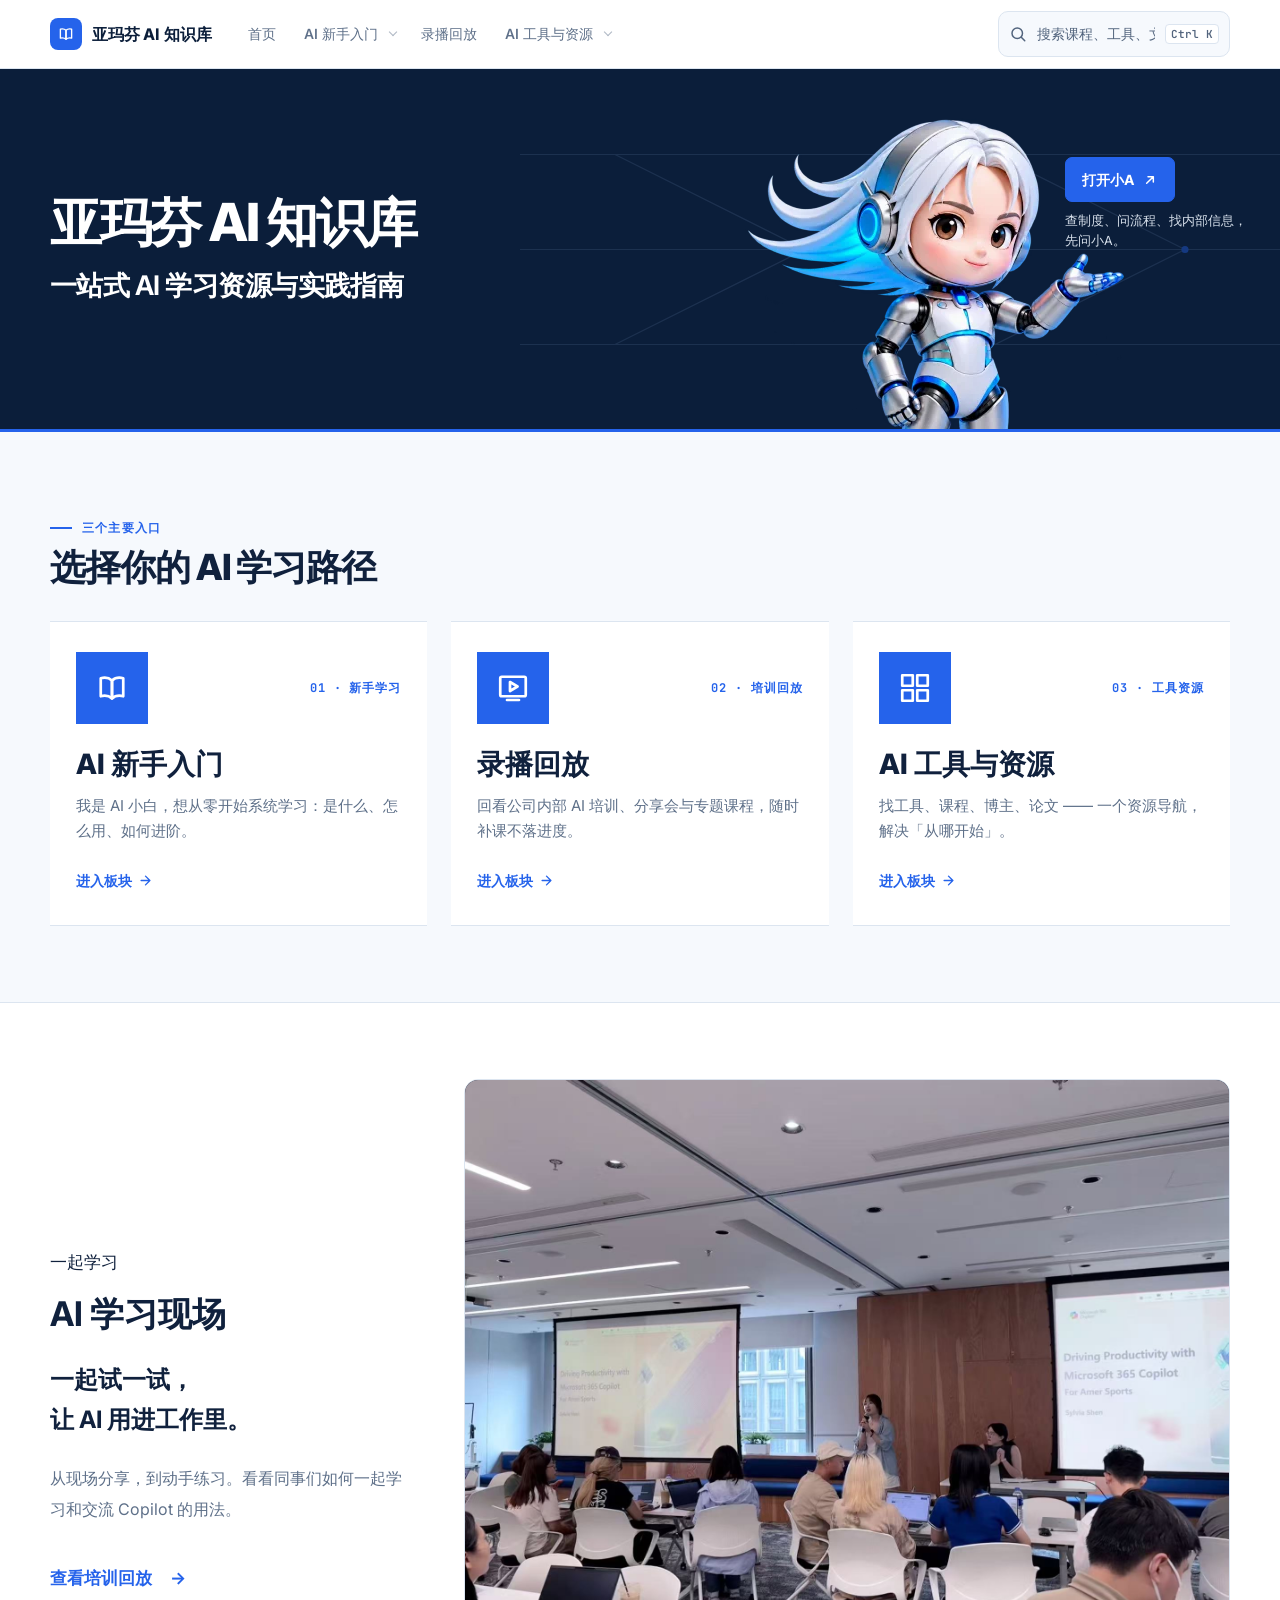
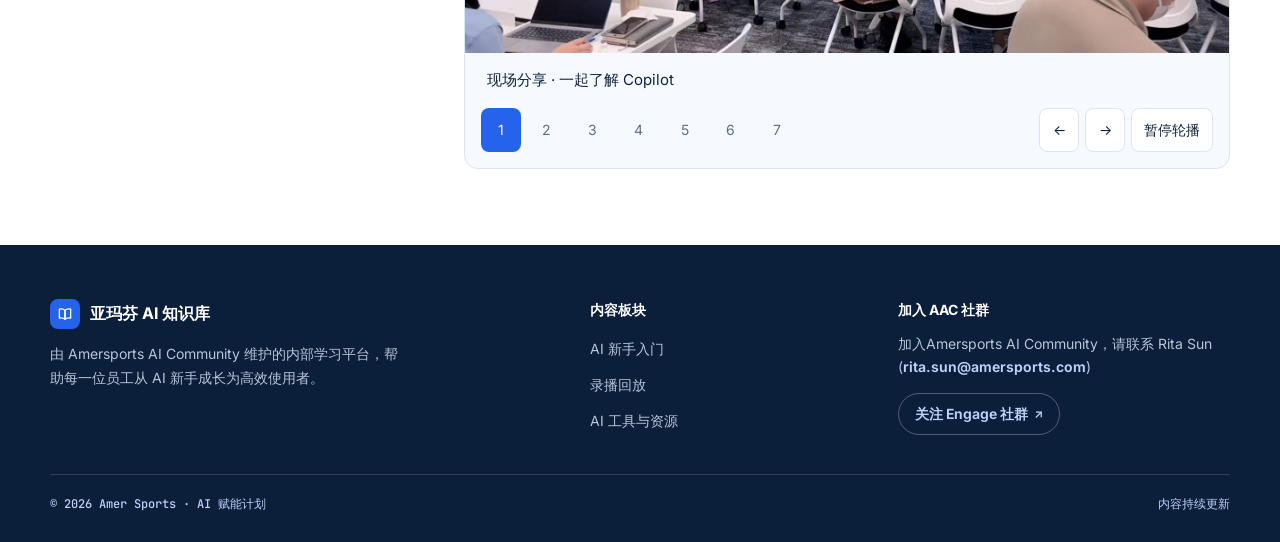
<file: index.html>
<!DOCTYPE html>
<html lang="zh-CN">
<head>
<meta charset="UTF-8" />
<meta name="viewport" content="width=device-width, initial-scale=1.0" />
<title>亚玛芬 AI 知识库 · 首页</title>
<link rel="preconnect" href="https://fonts.googleapis.com">
<link rel="preconnect" href="https://fonts.gstatic.com" crossorigin>
<link href="https://fonts.googleapis.com/css2?family=Inter:wght@400;500;600;700;800&family=Space+Grotesk:wght@500;600;700&family=JetBrains+Mono:wght@500;700&display=swap" rel="stylesheet">
<link rel="stylesheet" href="style.css?v=20260907-core">
</head>
<body>

<!-- ========== 顶部导航 ========== -->
<header class="topbar" id="topbar">
  <div class="topbar-inner">
    <a class="brand" href="index.html" class="active">
      <span class="logo"><svg data-brand-icon="knowledge-book" aria-hidden="true" viewBox="0 0 24 24" fill="none" stroke-width="1.8" stroke-linecap="round" stroke-linejoin="round"><path d="M4.5 5.5c3.1-.8 5.6-.2 7.5 1.5v12c-1.9-1.7-4.4-2.3-7.5-1.5z"/><path d="M19.5 5.5c-3.1-.8-5.6-.2-7.5 1.5v12c1.9-1.7 4.4-2.3 7.5-1.5z"/></svg></span>
      亚玛芬 AI 知识库
    </a>
    <button class="nav-toggle" type="button" aria-label="打开主导航" aria-expanded="false" aria-controls="primaryNav">
      <span></span><span></span><span></span><span class="sr-only">打开导航</span>
    </button>
    <nav class="nav-links" id="primaryNav">
      <a href="index.html" >首页</a>
      <div class="nav-dropdown">
        <a href="learn.html">AI 新手入门</a>
        <div class="nav-dropdown-menu">
          <a href="learn.html#quick-start">5 分钟邮件上手</a>
          <a href="progress.html">学习进度</a>
          <a href="learn.html#route-concept">概念学习</a>
          <a href="learn.html#learning-hub">上手学习</a>
          <a href="learn.html#learningFaqTitle">小白三千问</a>
        </div>
      </div>
      <a href="video.html">录播回放</a>
      <div class="nav-dropdown">
        <a href="resources.html">AI 工具与资源</a>
        <div class="nav-dropdown-menu">
          <a href="resources.html#resource-start">三个推荐起点</a>
          <a href="resources.html#xiaoa">小A内部问答</a>
          <a href="resources.html#tools">推荐工具</a>
          <a href="resources.html#courses">精选课程</a>
          <a href="resources.html#creators">创作者与播客</a>
          <a href="resources.html#reading">延伸阅读</a>
        </div>
      </div>
    </nav>
    <div class="nav-right">
      <div class="search-wrap" id="searchWrap">
        <div class="search-box" id="searchBox">
          <svg viewBox="0 0 24 24" fill="none" stroke-width="2" stroke-linecap="round"><circle cx="11" cy="11" r="7"/><path d="M21 21l-4.3-4.3"/></svg>
          <input id="searchInput" type="text" aria-label="搜索课程、工具和文章" placeholder="搜索课程、工具、文章…" autocomplete="off">
          <span class="kbd">Ctrl K</span>
        </div>
        <div class="search-drop" id="searchDrop"></div>
      </div>
    </div>
  </div>
</header>

<main>
<!-- ========== Hero：门户入口 ========== -->
<section class="board-hero home-hero">
  <div class="hero-grid" aria-hidden="true"></div>
  <div class="container">
    <div class="bh-left reveal">
      <h1>亚玛芬 AI 知识库</h1>
      <p class="bh-subtitle">一站式 AI 学习资源与实践指南</p>
    </div>
    <div class="hero-mascot reveal">
      <div class="hero-xiaoa-entry">
        <a class="hero-xiaoa-cta" href="https://portal.amersports.cn/portal/indexs" target="_blank" rel="noopener">打开小A<svg viewBox="0 0 24 24" fill="none" stroke-width="2.2" stroke-linecap="round" stroke-linejoin="round" aria-hidden="true"><path d="M7 17L17 7M9 7h8v8"/></svg></a>
        <p>查制度、问流程、找内部信息，先问小A。</p>
      </div>
      <picture>
        <source srcset="img/xiaoa-home-480.webp" type="image/webp">
        <img src="img/xiaoa-home.png" width="400" height="480" alt="抬手欢迎的小A AI 助手" fetchpriority="high" decoding="async">
      </picture>
    </div>
  </div>
</section>

<!-- ========== 三大板块入口 ========== -->
<section class="section">
  <div class="container">
    <div class="section-head">
      <div>
        <div class="tag">三个主要入口</div>
        <h2>选择你的 AI 学习路径</h2>
      </div>
    </div>
    <div class="entry-row">
      <a class="entry-card" href="learn.html">
        <span class="ec-top">
          <span class="ec-num">01 · 新手学习</span>
          <span class="ec-icon"><svg data-entry-icon="learn" aria-hidden="true" viewBox="0 0 24 24" fill="none" stroke-width="1.8" stroke-linecap="round" stroke-linejoin="round"><path d="M4.5 5.5c3.1-.8 5.6-.2 7.5 1.5v12c-1.9-1.7-4.4-2.3-7.5-1.5z"/><path d="M19.5 5.5c-3.1-.8-5.6-.2-7.5 1.5v12c1.9-1.7 4.4-2.3 7.5-1.5z"/></svg></span></span>
        <h3>AI 新手入门</h3>
        <p>我是 AI 小白，想从零开始系统学习：是什么、怎么用、如何进阶。</p>
        <span class="ec-link">进入板块<svg aria-hidden="true" viewBox="0 0 24 24" fill="none" stroke-width="2.2" stroke-linecap="round" stroke-linejoin="round"><path d="M5 12h14M12 5l7 7-7 7"/></svg></span>
      </a>
      <a class="entry-card" href="video.html">
        <span class="ec-top">
          <span class="ec-num">02 · 培训回放</span>
          <span class="ec-icon"><svg data-entry-icon="watch" aria-hidden="true" viewBox="0 0 24 24" fill="none" stroke-width="1.8" stroke-linecap="round" stroke-linejoin="round"><rect x="3.5" y="4.5" width="17" height="13" rx="1"/><path d="m10 8 5 3-5 3zM8 20h8"/></svg></span></span>
        <h3>录播回放</h3>
        <p>回看公司内部 AI 培训、分享会与专题课程，随时补课不落进度。</p>
        <span class="ec-link">进入板块<svg aria-hidden="true" viewBox="0 0 24 24" fill="none" stroke-width="2.2" stroke-linecap="round" stroke-linejoin="round"><path d="M5 12h14M12 5l7 7-7 7"/></svg></span>
      </a>
      <a class="entry-card" href="resources.html">
        <span class="ec-top">
          <span class="ec-num">03 · 工具资源</span>
          <span class="ec-icon"><svg data-entry-icon="resources" aria-hidden="true" viewBox="0 0 24 24" fill="none" stroke-width="1.8" stroke-linejoin="round"><rect x="3.5" y="3.5" width="7" height="7"/><rect x="13.5" y="3.5" width="7" height="7"/><rect x="3.5" y="13.5" width="7" height="7"/><rect x="13.5" y="13.5" width="7" height="7"/></svg></span></span>
        <h3>AI 工具与资源</h3>
        <p>找工具、课程、博主、论文 —— 一个资源导航，解决「从哪开始」。</p>
        <span class="ec-link">进入板块<svg aria-hidden="true" viewBox="0 0 24 24" fill="none" stroke-width="2.2" stroke-linecap="round" stroke-linejoin="round"><path d="M5 12h14M12 5l7 7-7 7"/></svg></span>
      </a>
    </div>
  </div>
</section>
<section class="section community-gallery" id="community-gallery" aria-labelledby="communityGalleryTitle">
  <div class="container community-gallery-layout">
    <div class="community-gallery-intro">
      <div class="tag">一起学习</div>
      <h2 id="communityGalleryTitle">AI 学习现场</h2>
      <p class="community-gallery-lead">一起试一试，<br>让 AI 用进工作里。</p>
      <p>从现场分享，到动手练习。看看同事们如何一起学习和交流 Copilot 的用法。</p>
      <a class="community-gallery-link" href="video.html">查看培训回放 <span aria-hidden="true">→</span></a>
    </div>
    <div class="training-carousel" data-training-carousel role="region" aria-roledescription="轮播图" aria-label="AI 培训现场照片">
      <div class="training-carousel-photos" id="trainingCarouselPhotos" aria-live="off">
        <figure class="training-slide" role="group" aria-roledescription="幻灯片" aria-label="第 1 张，共 7 张">
          <img src="img/community-training-01.jpg" width="1707" height="1280" loading="lazy" decoding="async" alt="Copilot 培训全景，讲者在投影屏幕前分享，同事们带着电脑参与">
          <figcaption>现场分享 · 一起了解 Copilot</figcaption>
        </figure>
        <figure class="training-slide" role="group" aria-roledescription="幻灯片" aria-label="第 2 张，共 7 张" hidden>
          <img src="img/community-training-02.jpg" width="1707" height="1280" loading="lazy" decoding="async" alt="同事们围坐在培训现场，使用笔记本电脑跟着练习">
          <figcaption>动手练习 · 边听边试</figcaption>
        </figure>
        <figure class="training-slide" role="group" aria-roledescription="幻灯片" aria-label="第 3 张，共 7 张" hidden>
          <img src="img/community-training-03.jpg" width="1707" height="1280" loading="lazy" decoding="async" alt="培训现场，一位同事手持话筒交流，旁边的屏幕展示 Copilot 培训内容">
          <figcaption>面对面交流 · 分享想法与问题</figcaption>
        </figure>
        <figure class="training-slide" role="group" aria-roledescription="幻灯片" aria-label="第 4 张，共 7 张" hidden>
          <img src="img/community-training-04.jpg" width="1706" height="1280" loading="lazy" decoding="async" alt="同事们在会议室参加 Copilot 分享，部分同事正在电脑上操作">
          <figcaption>一起学习 · 从理解到实践</figcaption>
        </figure>
        <figure class="training-slide" role="group" aria-roledescription="幻灯片" aria-label="第 5 张，共 7 张" hidden>
          <img src="img/community-training-05.jpg" width="1280" height="1707" loading="lazy" decoding="async" alt="AI 音乐主题分享现场，讲者在屏幕前介绍相关内容">
          <figcaption>主题分享 · 了解 AI 音乐应用</figcaption>
        </figure>
        <figure class="training-slide" role="group" aria-roledescription="幻灯片" aria-label="第 6 张，共 7 张" hidden>
          <img src="img/community-training-06.jpg" width="1710" height="1282" loading="lazy" decoding="async" alt="同事们带着电脑参加 AI 实操活动，跟随现场演示动手练习">
          <figcaption>现场实操 · 跟着演示一起做</figcaption>
        </figure>
        <figure class="training-slide" role="group" aria-roledescription="幻灯片" aria-label="第 7 张，共 7 张" hidden>
          <img src="img/community-training-07.jpg" width="1702" height="1276" loading="lazy" decoding="async" alt="AI 图像生成主题分享现场，讲者演示 Nano Banana Pro">
          <figcaption>图像生成 · 交流创作方法</figcaption>
        </figure>
      </div>
      <div class="training-carousel-controls" data-carousel-controls hidden>
        <div class="training-carousel-pages" aria-label="选择照片">
          <button type="button" data-carousel-page="0" aria-label="查看第 1 张：现场分享" aria-current="true">1</button>
          <button type="button" data-carousel-page="1" aria-label="查看第 2 张：动手练习">2</button>
          <button type="button" data-carousel-page="2" aria-label="查看第 3 张：面对面交流">3</button>
          <button type="button" data-carousel-page="3" aria-label="查看第 4 张：一起学习">4</button>
          <button type="button" data-carousel-page="4" aria-label="查看第 5 张：AI 音乐主题分享">5</button>
          <button type="button" data-carousel-page="5" aria-label="查看第 6 张：现场实操">6</button>
          <button type="button" data-carousel-page="6" aria-label="查看第 7 张：图像生成分享">7</button>
        </div>
        <div class="training-carousel-actions">
          <button type="button" data-carousel-prev aria-label="上一张照片" aria-controls="trainingCarouselPhotos">←</button>
          <button type="button" data-carousel-next aria-label="下一张照片" aria-controls="trainingCarouselPhotos">→</button>
          <button type="button" data-carousel-play>暂停轮播</button>
        </div>
      </div>
    </div>
  </div>
</section>
</main>

<!-- ========== 页脚 ========== -->
<footer class="footer">
  <div class="container">
    <div class="footer-grid">
      <div>
        <div class="f-brand">
          <span class="logo"><svg data-brand-icon="knowledge-book" aria-hidden="true" viewBox="0 0 24 24" fill="none" stroke-width="1.8" stroke-linecap="round" stroke-linejoin="round"><path d="M4.5 5.5c3.1-.8 5.6-.2 7.5 1.5v12c-1.9-1.7-4.4-2.3-7.5-1.5z"/><path d="M19.5 5.5c-3.1-.8-5.6-.2-7.5 1.5v12c1.9-1.7 4.4-2.3 7.5-1.5z"/></svg></span>
          亚玛芬 AI 知识库
        </div>
        <p class="f-desc">由 Amersports AI Community 维护的内部学习平台，帮助每一位员工从 AI 新手成长为高效使用者。</p>
      </div>
      <div>
        <h2 class="footer-heading">内容板块</h2>
        <ul>
          <li><a href="learn.html">AI 新手入门</a></li>
          <li><a href="video.html">录播回放</a></li>
          <li><a href="resources.html">AI 工具与资源</a></li>
        </ul>
      </div>
      <div class="footer-community" role="region" aria-labelledby="footer-community-title">
        <h2 class="footer-heading" id="footer-community-title">加入 AAC 社群</h2>
        <p class="footer-community-copy">加入Amersports AI Community，请联系 Rita Sun <span class="f-contact">(<a class="footer-community-email" href="mailto:rita.sun@amersports.com">rita.sun@amersports.com</a>)</span></p>
        <a class="footer-community-engage" href="https://engage.cloud.microsoft/main/org/amersports.com/groups/eyJfdHlwZSI6Ikdyb3VwIiwiaWQiOiIyNDYzMDY1NzAyNDAifQ" target="_blank" rel="noopener noreferrer">关注 Engage 社群</a>
      </div>
    </div>
    <div class="footer-bottom">
      <span>© 2026 Amer Sports · AI 赋能计划</span>
      <span>内容持续更新</span>
    </div>
  </div>
</footer>

<script src="search.js?v=20260907"></script>
<script src="site.js"></script>
<script src="training-carousel.js?v=20260904"></script>
</body>
</html>
</file>
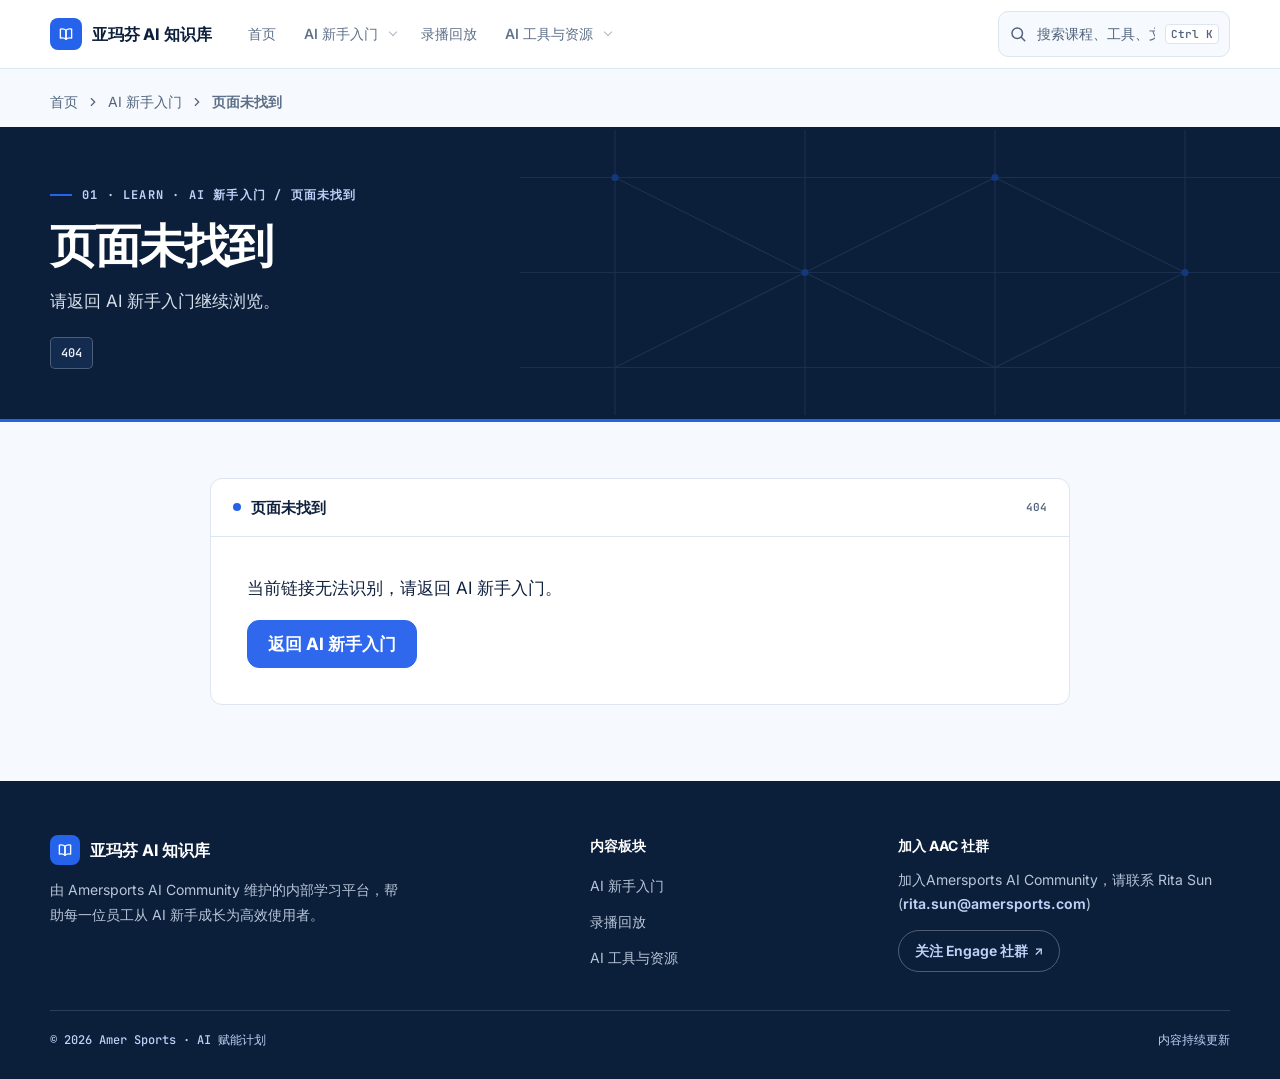
<file: detail.html>
<!DOCTYPE html>
<html lang="zh-CN">
<head>
<meta charset="UTF-8" />
<meta name="viewport" content="width=device-width, initial-scale=1.0" />
<title>内容页 · 亚玛芬 AI 知识库</title>
<link rel="preconnect" href="https://fonts.googleapis.com">
<link rel="preconnect" href="https://fonts.gstatic.com" crossorigin>
<link href="https://fonts.googleapis.com/css2?family=Inter:wght@400;500;600;700;800&family=Space+Grotesk:wght@500;600;700&family=JetBrains+Mono:wght@500;700&display=swap" rel="stylesheet">
<link rel="stylesheet" href="style.css?v=20260907-core">
<link rel="stylesheet" href="learning-experience.css?v=20260831-subnav-content">
<style>
/* 视频列表骨架专用 */
.sk-vlist{display:grid;grid-template-columns:repeat(3,1fr);gap:22px}
.sk-vcard{background:#fff;border:1px solid var(--line);border-radius:var(--radius);overflow:hidden}
.sk-vcard .sk-thumb{position:relative;aspect-ratio:16/9;background:#163059;display:grid;place-items:center}
.sk-vcard .sk-thumb::before{content:"";position:absolute;inset:12px;border:1px solid rgba(255,255,255,.12)}
.sk-vcard .sk-thumb .play{position:relative;z-index:2;width:46px;height:46px;border-radius:50%;background:rgba(255,255,255,.9);display:grid;place-items:center}
.sk-vcard .sk-thumb .play svg{width:17px;height:17px;fill:#0E2144;margin-left:2px}
.sk-vcard .sk-thumb .sk-dur{position:absolute;z-index:2;right:12px;bottom:12px;width:42px;height:18px;border-radius:6px;background:rgba(8,18,38,.5)}
.sk-vcard .sk-body{padding:16px 18px 18px}
.sk-vcard .sk-body .sk{margin-bottom:10px}
/* ===== 真实内容排版（简约） ===== */
.rt-sec{margin-bottom:30px}
.rt-sec:last-child{margin-bottom:0}
.rt-sec h3{font-size:17px;font-weight:700;margin-bottom:12px;display:flex;align-items:center;gap:10px}
.rt-sec h3::before{content:"";width:4px;height:16px;border-radius:2px;background:var(--accent,#2563EB)}
.rt-sec p{font-size:14px;color:var(--ink-700);line-height:1.75;margin-bottom:10px}
.rt-ul{margin:8px 0 14px}
.rt-ul li{position:relative;padding-left:18px;font-size:14px;color:var(--ink-700);line-height:1.7;margin-bottom:6px}
.rt-ul li::before{content:"";position:absolute;left:2px;top:11px;width:6px;height:6px;border-radius:50%;background:var(--accent,#2563EB)}
.rt-ul li b{color:var(--ink-900)}
.rt-code{background:#0E2144;color:#DBE7FA;border-radius:10px;padding:16px 18px;font-family:var(--font-mono);font-size:12.5px;line-height:1.7;white-space:pre-wrap;margin:12px 0 6px}
.rt-table{width:100%;border-collapse:collapse;font-size:13.5px;margin:12px 0 6px}
.rt-table th{text-align:left;font-weight:600;color:var(--ink-400);font-size:12px;padding:8px 12px;border-bottom:2px solid var(--line)}
.rt-table td{padding:10px 12px;border-bottom:1px solid var(--line);color:var(--ink-700);vertical-align:top;line-height:1.55}
.rt-table td:first-child{font-weight:600;color:var(--ink-900);white-space:nowrap}
.tl-year{font-family:var(--font-mono);font-size:13px;font-weight:700;color:var(--accent,#2563EB);margin-bottom:4px}
.tl-body b{display:block;font-size:14.5px;font-weight:700;color:var(--ink-900);margin-bottom:3px}
.tl-body p{font-size:13px;color:var(--ink-500);line-height:1.6}
/* 真实视频卡 */
.rv-title{display:block;font-size:14px;font-weight:700;color:var(--ink-900);line-height:1.45;margin-bottom:8px}
.rv-meta{display:flex;flex-wrap:wrap;gap:4px 12px;font-size:12px;color:var(--ink-400);margin-bottom:10px}
.rv-tagrow{display:flex;gap:6px;flex-wrap:wrap}
.rv-tagrow span{font-size:11px;color:var(--blue-600);background:var(--blue-50);border:1px solid var(--blue-100);padding:2px 9px;border-radius:99px}
.rv-badge-demo{position:absolute;z-index:2;top:12px;left:12px;font-size:11px;font-weight:600;color:#fff;background:rgba(8,18,38,.55);border:1px solid rgba(255,255,255,.25);padding:3px 10px;border-radius:99px}
.rv-badge-real{background:var(--blue-600);border-color:transparent}
.rv-real{display:block;text-decoration:none;color:inherit;transition:transform .25s,box-shadow .25s,border-color .25s}
.rv-real:hover{transform:translateY(-4px);box-shadow:var(--shadow-hover);border-color:var(--blue-500)}
.rv-dur-txt{position:absolute;z-index:2;right:12px;bottom:12px;font-family:var(--font-mono);font-size:11px;font-weight:600;color:#fff;background:rgba(8,18,38,.6);padding:2px 8px;border-radius:6px}
/* ===== 知识卡片组件（概念卡 / 步骤 / 术语 / 时代 / 金句） ===== */
.kb-quote{position:relative;background:var(--blue-50);border:1px solid var(--blue-100);border-left:4px solid var(--accent,#2563EB);border-radius:10px;padding:16px 18px;margin:14px 0;font-size:14px;color:var(--ink-700);line-height:1.7}
.kb-quote .kq-note{display:block;margin-top:6px;font-size:12px;color:var(--ink-400)}
.kb-cards{display:grid;grid-template-columns:repeat(2,1fr);gap:14px;margin:12px 0}
.kb-cards.cols3{grid-template-columns:repeat(3,1fr)}
.kb-card{background:#fff;border:1px solid var(--line);border-radius:12px;padding:16px 18px;transition:border-color .2s,box-shadow .2s}
.kb-card:hover{border-color:var(--accent,#2563EB);box-shadow:var(--shadow-hover)}
.kb-card .kc-tag{display:inline-block;font-family:var(--font-mono);font-size:10.5px;font-weight:600;color:var(--accent,#2563EB);background:var(--blue-50);border:1px solid var(--blue-100);padding:1px 8px;border-radius:99px;margin-bottom:8px}
.kb-card b{display:block;font-size:14.5px;font-weight:700;margin-bottom:4px}
.kb-card p{font-size:12.5px;color:var(--ink-500);line-height:1.55;margin:0}
.kb-steps{margin:12px 0}
.kb-step{display:flex;gap:14px;padding:12px 0;border-bottom:1px dashed var(--line)}
.kb-step:last-child{border-bottom:none}
.kb-step .ks-num{flex:none;width:28px;height:28px;border-radius:8px;background:var(--blue-50);border:1px solid var(--blue-100);color:var(--accent,#2563EB);font-family:var(--font-mono);font-size:13px;font-weight:700;display:grid;place-items:center}
.kb-step b{display:block;font-size:14px;font-weight:700;margin-bottom:3px}
.kb-step p{font-size:13px;color:var(--ink-500);line-height:1.6;margin:0}
.kb-terms{display:grid;grid-template-columns:1fr;gap:14px;margin:12px 0}
.kb-term{background:#fff;border:1px solid var(--line);border-radius:12px;padding:16px 18px}
.kb-term .kt-head{display:flex;align-items:center;gap:10px;margin-bottom:10px}
.kb-term .kt-head b{font-size:15px;font-weight:700}
.kb-term .kt-head .kt-tag{font-size:11px;font-weight:600;color:var(--accent,#2563EB);background:var(--blue-50);border:1px solid var(--blue-100);padding:1px 9px;border-radius:99px}
.kb-term .kt-row{font-size:13px;color:var(--ink-700);line-height:1.65;margin-bottom:6px}
.kb-term .kt-row:last-child{margin-bottom:0}
.kb-term .kt-row b{color:var(--ink-900);margin-right:4px}
.kb-eras{display:grid;grid-template-columns:repeat(2,1fr);gap:14px;margin:12px 0}
.kb-era{background:#fff;border:1px solid var(--line);border-radius:12px;padding:16px 18px;border-top:3px solid var(--accent,#2563EB)}
.kb-era .ke-year{font-family:var(--font-mono);font-size:12px;font-weight:700;color:var(--accent,#2563EB);letter-spacing:.04em;margin-bottom:6px}
.kb-era b{display:block;font-size:14.5px;font-weight:700;margin-bottom:4px}
.kb-era .ke-key{font-size:12.5px;color:var(--ink-700);line-height:1.55;margin-bottom:6px}
.kb-era .ke-key em{font-style:normal;font-weight:700;color:var(--accent,#2563EB)}
.kb-era p{font-size:12px;color:var(--ink-400);line-height:1.5;margin:0}
</style>
</head>
<body>

<!-- ========== 顶部导航（active 由 JS 设置） ========== -->
<header class="topbar" id="topbar">
  <div class="topbar-inner">
    <a class="brand" href="index.html">
      <span class="logo"><svg data-brand-icon="knowledge-book" aria-hidden="true" viewBox="0 0 24 24" fill="none" stroke-width="1.8" stroke-linecap="round" stroke-linejoin="round"><path d="M4.5 5.5c3.1-.8 5.6-.2 7.5 1.5v12c-1.9-1.7-4.4-2.3-7.5-1.5z"/><path d="M19.5 5.5c-3.1-.8-5.6-.2-7.5 1.5v12c1.9-1.7 4.4-2.3 7.5-1.5z"/></svg></span>
      亚玛芬 AI 知识库
    </a>
    <button class="nav-toggle" type="button" aria-label="打开主导航" aria-expanded="false" aria-controls="primaryNav">
      <span></span><span></span><span></span><span class="sr-only">打开导航</span>
    </button>
    <nav class="nav-links" id="primaryNav">
      <a href="index.html" >首页</a>
      <div class="nav-dropdown">
        <a href="learn.html">AI 新手入门</a>
        <div class="nav-dropdown-menu">
          <a href="learn.html#quick-start">5 分钟邮件上手</a>
          <a href="progress.html">学习进度</a>
          <a href="learn.html#route-concept">概念学习</a>
          <a href="learn.html#learning-hub">上手学习</a>
          <a href="learn.html#learningFaqTitle">小白三千问</a>
        </div>
      </div>
      <a href="video.html">录播回放</a>
      <div class="nav-dropdown">
        <a href="resources.html">AI 工具与资源</a>
        <div class="nav-dropdown-menu">
          <a href="resources.html#resource-start">三个推荐起点</a>
          <a href="resources.html#xiaoa">小A内部问答</a>
          <a href="resources.html#tools">推荐工具</a>
          <a href="resources.html#courses">精选课程</a>
          <a href="resources.html#creators">创作者与播客</a>
          <a href="resources.html#reading">延伸阅读</a>
        </div>
      </div>
    </nav>
    <div class="nav-right">
      <div class="search-wrap" id="searchWrap">
        <div class="search-box" id="searchBox">
          <svg viewBox="0 0 24 24" fill="none" stroke-width="2" stroke-linecap="round"><circle cx="11" cy="11" r="7"/><path d="M21 21l-4.3-4.3"/></svg>
          <input id="searchInput" type="text" aria-label="搜索课程、工具和文章" placeholder="搜索课程、工具、文章…" autocomplete="off">
          <span class="kbd">Ctrl K</span>
        </div>
        <div class="search-drop" id="searchDrop"></div>
      </div>
    </div>
  </div>
</header>

<!-- ========== 面包屑（JS 渲染） ========== -->
<nav class="crumb" id="crumb"></nav>


<!-- ========== 子板块 Hero（accent 配色由 JS 注入） ========== -->
<section class="detail-hero" id="detailHero">
  <div class="container">
    <div class="dh-tag" id="dhTag"></div>
    <h1 id="dhTitle"></h1>
    <p class="desc" id="dhDesc"></p>
    <div class="dh-meta" id="dhMeta"></div>
  </div>
</section>

<!-- ========== 内容骨架 ========== -->
<section class="detail-body">
  <div class="container reading-shell">
    <div class="detail-card">
      <div class="dc-head">
        <span class="dot"></span>
        <b id="dcTitle">内容</b>
        <span class="tag-note" id="dcNote"></span>
      </div>
      <div class="dc-body" id="dcBody"></div>
    </div>
    <div class="placeholder-note" id="phNoteBox" style="display:none">
      <svg viewBox="0 0 24 24" fill="none" stroke-width="2" stroke-linecap="round" stroke-linejoin="round"><path d="M12 9v4M12 17h.01"/><path d="M10.3 3.9L1.8 18a2 2 0 0 0 1.7 3h17a2 2 0 0 0 1.7-3L13.7 3.9a2 2 0 0 0-3.4 0z"/></svg>
      <p id="phNote"></p>
    </div>
  </div>
</section>

<!-- ========== 页脚 ========== -->
<footer class="footer">
  <div class="container">
    <div class="footer-grid">
      <div>
        <div class="f-brand">
          <span class="logo"><svg data-brand-icon="knowledge-book" aria-hidden="true" viewBox="0 0 24 24" fill="none" stroke-width="1.8" stroke-linecap="round" stroke-linejoin="round"><path d="M4.5 5.5c3.1-.8 5.6-.2 7.5 1.5v12c-1.9-1.7-4.4-2.3-7.5-1.5z"/><path d="M19.5 5.5c-3.1-.8-5.6-.2-7.5 1.5v12c1.9-1.7 4.4-2.3 7.5-1.5z"/></svg></span>
          亚玛芬 AI 知识库
        </div>
        <p class="f-desc">由 Amersports AI Community 维护的内部学习平台，帮助每一位员工从 AI 新手成长为高效使用者。</p>
      </div>
      <div>
        <h2 class="footer-heading">内容板块</h2>
        <ul>
          <li><a href="learn.html">AI 新手入门</a></li>
          <li><a href="video.html">录播回放</a></li>
          <li><a href="resources.html">AI 工具与资源</a></li>
        </ul>
      </div>
      <div class="footer-community" role="region" aria-labelledby="footer-community-title">
        <h2 class="footer-heading" id="footer-community-title">加入 AAC 社群</h2>
        <p class="footer-community-copy">加入Amersports AI Community，请联系 Rita Sun <span class="f-contact">(<a class="footer-community-email" href="mailto:rita.sun@amersports.com">rita.sun@amersports.com</a>)</span></p>
        <a class="footer-community-engage" href="https://engage.cloud.microsoft/main/org/amersports.com/groups/eyJfdHlwZSI6Ikdyb3VwIiwiaWQiOiIyNDYzMDY1NzAyNDAifQ" target="_blank" rel="noopener noreferrer">关注 Engage 社群</a>
      </div>
    </div>
    <div class="footer-bottom">
      <span>© 2026 Amer Sports · AI 赋能计划</span>
      <span>内容持续更新</span>
    </div>
  </div>
</footer>

<script src="learning-entry.js?v=20260907"></script>
<script src="learning-experience.js?v=20260907"></script>
<script>
/* ================= 子板块配置（含各自 accent 配色） ================= */
var CONFIG = {
  learn: {
    nav: 'learn', title: 'AI 新手入门', crumb: 'AI 新手入门', num: '01 · LEARN',
    subs: {
      'ai-basics':       { name:'看清 AI：怎么工作、怎么帮你、怎么坑你',       accent:'#2563EB', structure:'learning', desc:'从写邮件、整理材料开始，认识 AI 能帮的忙和需要自己检查的地方。', meta:['概念','动手试','约 8 分钟'] },
      'ai-boundaries':   { name:'AI 会说错，重要内容要自己核实', accent:'#2563EB', structure:'learning', desc:'它说得再肯定，也不代表是真的。数字、日期、人名和出处，发出去前都要查一遍。', meta:['判断','动手试','约 10 分钟'] },
      'ai-prompting':    { name:'话怎么说它才懂',     accent:'#2563EB', structure:'learning', desc:'把它当入职第一天的新同事，给背景别给形容词。', meta:['表达','实操','约 10 分钟'] },
      'ai-delegation':   { name:'哪些活能交给它',     accent:'#2563EB', structure:'learning', desc:'有没有标准答案，错了代价多大，两问定位。', meta:['分工','练习','约 8 分钟'] },
      'ai-verification': { name:'AI 会说错，重要内容要自己核实', accent:'#2563EB', structure:'learning', desc:'原「验证结果」已并入这一章。', meta:['判断','动手试','约 10 分钟'] },
      'ai-companies':    { name:'AI 公司与资源',     accent:'#2563EB', structure:'learning', desc:'该内容已移至 AI 工具与资源。', meta:['内容迁移'] },
      'ai-models':       { name:'AI 模型与工具',     accent:'#2563EB', structure:'learning', desc:'该内容已移至 AI 工具与资源。', meta:['内容迁移'] },
      /* ---- 概念先学路线(article 精读) ---- */
      'ai-what':       { name:'AI 到底是什么',   accent:'#2563EB', structure:'article', desc:'完整概念精讲：定义、三种层次、四层关系、三要素、大模型五步原理，以及它为什么会一本正经地胡说。', meta:['概念','精读','约 12 分钟'] },
      'ai-other':      { name:'AI 术语速查',     accent:'#2563EB', structure:'article', desc:'Token、Transformer、幻觉、上下文窗口、RLHF、MoE、Agent……基础 + 进阶 12 个词，遇到看不懂的随时回来查。', meta:['概念','速查','随时回查'] },
      'ai-history':    { name:'AI 76 年发展史',  accent:'#2563EB', structure:'article', desc:'三次浪潮、两次寒冬：八个时代各记住一件事，再看 1950–2026 完整时间线，看懂 AI 是怎么一步步走到今天的。', meta:['概念','精读','约 10 分钟'] },
      'prompt-basics': { name:'提示词五大方法',  accent:'#2563EB', structure:'article', desc:'说清楚要什么、给背景、给例子、给角色、先拆解再回答。五种常用写法，按任务选用，不必每次全用。', meta:['概念','精读','约 12 分钟'] }
    }
  },
  video: {
    nav: 'video', title: '录播回放', crumb: '录播回放', num: '02 · WATCH',
    subs: {
      'ai-training': { name:'AI 培训',         accent:'#2563EB', structure:'video-list', desc:'面向全员的基础与进阶培训：工具使用、办公提效、最佳实践。', meta:['18 期','更新至 2026-07'] },
      'share':       { name:'AI 分享会',       accent:'#1D4FD7', structure:'video-list', desc:'同事与嘉宾的经验分享：真实案例、踩坑记录、效率心得。', meta:['32 期','更新至 2026-07'] },
      'course':      { name:'专题课程',        accent:'#3B82F6', structure:'video-list', desc:'围绕单一主题的深度课程：Prompt、数据分析、Agent 等。', meta:['24 期','更新至 2026-07'] },
      'lecture':     { name:'内部讲座',        accent:'#3B82F6', structure:'video-list', desc:'邀请内外部专家带来的主题讲座：趋势、视野、前沿话题。', meta:['15 期','更新至 2026-06'] },
      'webinar':     { name:'Webinar / Workshop', accent:'#60A5FA', structure:'video-list', desc:'线上研讨会与动手工作坊：边看边练，跟着做一遍。', meta:['20 期','更新至 2026-07'] }
    }
  }
};

/* ================= 真实内容数据 ================= */
var CONTENT = {

/* ---------- 01 LEARN · 文章类 ---------- */
'ai-what': { type:'article', secs:[
  { h:'一个不严谨但好用的定义', ps:[
    '人工智能（Artificial Intelligence，AI）：让机器完成「通常需要人类智能才能完成」的任务——理解语言、识别图像、推理决策、生成内容。它不是一项单一技术，而是一个不断演进的技术族群：从早期的规则系统，到机器学习，再到今天的深度学习和大模型。',
    '一句话理解今天的主流 AI：它不是「查数据库」，而是基于海量数据学到的统计规律，对「下一个最合适的词 / 像素 / 动作」做预测。预测足够好，看起来就像「智能」。'
  ]},
  { h:'三个经常被混用的层次', cards:[
    { tag:'NARROW AI', t:'弱人工智能', d:'只擅长特定任务的 AI：下棋、翻译、推荐、画图。我们今天用到的所有 AI 都属于这一类，包括 ChatGPT 和大模型——强大但没有自我意识。' },
    { tag:'AGI', t:'强人工智能', d:'假想中能像人一样跨领域学习、推理、解决任意问题的通用智能。目前仍是研究与争论的目标，定义和实现时间分歧很大。' },
    { tag:'ASI', t:'超级智能', d:'假想中全面超越人类智能的形态，属于哲学与前瞻讨论范畴，也是 AI 安全与治理研究关注的长期议题。' }
  ]},
  { h:'四个词，层层嵌套', ps:['AI、机器学习、深度学习、大模型常被混用，其实是层层包含的关系，从外到内：'], cards:[
    { tag:'最外层', t:'人工智能 AI', d:'1956 年提出 · 让机器完成智能任务的总称' },
    { tag:'第 2 层', t:'机器学习 ML', d:'不写死规则，让机器从数据中自己学规律' },
    { tag:'第 3 层', t:'深度学习 DL', d:'用多层神经网络学习，2012 年起爆发' },
    { tag:'最内层', t:'大模型 / 生成式 AI', d:'Transformer + 海量数据 · ChatGPT 以来的主流范式' }
  ]},
  { h:'三要素：数据、算力、算法', cards:[
    { tag:'燃料', t:'数据', d:'互联网文本、图片、视频、代码是训练大模型的原料，规模与质量直接决定能力上限。' },
    { tag:'引擎', t:'算力', d:'训练一次前沿大模型需数千张 GPU/加速卡连续工作数周，这也是英伟达成为 AI 核心供应商的原因。' },
    { tag:'配方', t:'算法', d:'Transformer 架构 + 预训练 + 对齐微调是当前「标准配方」，算法创新（MoE、推理链）持续降本增效。' }
  ]},
  { h:'大语言模型怎么工作：五步看懂', steps:[
    { t:'收集语料', d:'用互联网上万亿级别的文字、代码、书籍作为学习材料。' },
    { t:'切成 Token', d:'文本被拆成小单元（token），模型只认识数字化的 token 序列。' },
    { t:'预测下一个词', d:'Transformer 结构反复练习「根据前文猜下一个词」，学到语言与世界知识。' },
    { t:'对齐与调优', d:'通过人类反馈（RLHF 等）让回答更安全、有用、符合指令。' },
    { t:'推理与工具', d:'上线后结合搜索、代码执行、图片理解等工具，成为全能助手。' }
  ]},
  { h:'为什么它有时「一本正经地胡说八道」？', ps:[
    '很多大模型会根据上下文逐步生成回答；有些产品还会联网或查询指定资料。资料不足、理解偏差或生成错误，都可能产生看似通顺但不准确的内容，通常称为幻觉（Hallucination）。重要信息要打开原始来源并人工复核。'
  ], quote:'AI 像一个记忆力超强、但偶尔说梦话的天才实习生——好用，但不能完全信。', quoteNote:'—— 关于「幻觉」最常被引用的一句比喻'},
  { h:'三句话带走', ul:[
    '今天的 AI 是「从数据中学规律的统计机器」，强大但没有自我意识；',
    'AI 76 年走了「三起两落」，这一轮浪潮的根基是数据、算力、算法三要素同时成熟；',
    '大模型的本质是「预测下一个词」，用好它的关键是理解它的能力边界。'
  ]}
]},

'prompt-basics': { type:'article', secs:[
  { h:'为什么提示词这么重要？', ps:[
    '问完 AI 拿到一个看起来完整、却不适合直接使用的答案，常常是因为任务、背景或要求没有说清。提示词是你和 AI 沟通的接口；把关键信息补全，通常能让结果更贴近实际需要。',
    '下面 5 个方法按日常工作的常见场景整理。先从最简单的一两招开始，根据任务和结果再逐步调整。'
  ]},

  { h:'方法一 · 说清楚要什么，别让 AI 猜', ps:[
    '这是最简单、也最容易被忽视的一条。AI 会尽力「推测」你的意图，但推测出来的结果往往不是你想要的。',
    '把你对结果的四个维度写完整 —— <b>格式、长度、受众、语气</b>，AI 才能交出能用的东西。'
  ], cards:[
    { tag:'含糊', t:'「帮我整理一下今天的会议内容。」', d:'AI 只能给出一份通用版纪要，可能格式不是你想要的、长短失控、要点模糊。' },
    { tag:'清晰', t:'明确格式 / 长度 / 受众 / 语气', d:'「根据以下会议记录整理成纪要。格式：【会议结论】【待办事项（含负责人和截止时间）】【下次议题】，300 字以内，语言简洁。」' }
  ], ps2:['Anthropic 的黄金法则：把提示词给一个完全不了解这件事的同事看，问他能不能照着做。如果他会懵，AI 也会懵。']},

  { h:'方法二 · 给背景，让 AI 真正理解你的处境', ps:[
    '同样是「写一封邮件」，发给老板和发给供应商完全是两种写法。AI 不了解你的处境，就只能给你一个「通用版」—— 看起来没毛病，但哪里都不对味。',
    '关键技巧：告诉 AI <b>「为什么」</b>，比告诉它「做什么」更有效。「我需要正式一点，因为对方是甲方高层」比「写正式一点」效果好得多。'
  ], cards:[
    { tag:'无背景', t:'「帮我写一封催款邮件。」', d:'AI 只能给一份「礼貌但空」的通用模板，缺少关键信息。' },
    { tag:'有背景', t:'说明金额、关系、态度、底线', d:'「催款邮件。背景：合作 3 年的老客户，账期超 30 天，金额 5 万，关系不错不想伤和气，但必须让他重视这件事。语气：委婉但明确，给对方留个台阶下。」' }
  ], ps2:['OpenAI 推荐的提示词四层结构：', '身份 Identity（扮演什么角色） + 指令 Instructions（做什么、遵守什么规则） + 示例 Examples（期望的输出长什么样） + 上下文 Context（背景、素材、文档）']},

  { h:'方法三 · 给例子，让 AI 直接照着学', ps:[
    '有一个规律：你用一千字描述想要什么格式，不如直接给 AI 一个例子看。AI 会从例子里自动归纳出规律，然后照着来。这叫 <b>Few-Shot（少样本）提示</b>，是 Anthropic 和 OpenAI 都重点推荐的技巧。'
  ], code:
'任务：把下面的事务性通知改写成我们团队的风格。\n\n我们的风格是这样的——\n【示例1】\n原文：请大家于周五前提交本月报销。\n改写：📝 提醒！本月报销截止周五，需要报销的同学记得提交，有问题找小林。\n\n【示例2】\n原文：明天上午10点有全员会议，请准时参加。\n改写：📢 明天10:00 全员大会，3楼会议室，不见不散～\n\n现在请改写：\n原文：下周一起，停车场B区暂停使用，请各位改停A区或C区。',
  ul:[
    '<b>给 3-5 个例子</b>效果最好，太少学不到规律，太多反而让 AI 注意力分散',
    '<b>例子要多样</b>，避免让 AI 学到「无意间的规律」（比如你给的例子全都以 emoji 开头，AI 可能会以为这是固定格式）'
  ]},

  { h:'方法四 · 给 AI 一个角色，让它换身份说话', ps:[
    '同一个问题，问「一个 AI」和问「一位从业 10 年的职场老鸟」，得到的答案完全不同。角色设定会让 AI 自动切换视角、语气和知识深度，一句话就能生效。'
  ], cards:[
    { tag:'无角色', t:'「帮我分析这个方案的风险。」', d:'AI 给你一份万金油式的通用风险清单，谁看都挑不出毛病，但也没人用得上。' },
    { tag:'有角色', t:'具体身份 + 行为倾向', d:'「你是一位负责过 50+ 项目的风控经理，专门挑方案里的坑。分析这个方案，不废话，直接说最可能出问题的 3 个点。」' }
  ], ps2:['四个最好用的职场角色模板：']},
  { h:'', cards:[
    { tag:'严格编辑', t:'资深商业文案编辑', d:'识别空话、废话、夸大表述和逻辑漏洞。审阅以下文字，直接指出哪里要改，不用客气。' },
    { tag:'挑剔甲方', t:'见过太多 PPT 的甲方总监', d:'对套话免疫，只关注实际价值和落地可行性。评价以下方案哪里说服不了你。' },
    { tag:'对方律师', t:'谈判对方的律师', d:'找出我方合同中对我们不利的条款和模糊之处，逐条分析。' },
    { tag:'新员工', t:'刚入职 3 个月的新员工', d:'指出操作手册里你看不懂、按说明操作可能会出错的地方。' }
  ], ps2:['进阶技巧：如果你经常用某个角色，可以把它存在「系统提示（System Prompt）」里，AI 在整个对话中始终保持这个身份，不用每次重复设定。']},

  { h:'方法五 · 先拆解任务，再核对依据', ps:[
    '遇到复杂问题，直接问「你觉得怎么办」往往会得到笼统建议。先把任务拆成几个可检查的部分，能帮助你看清结论来自哪些已知信息。',
    '请 AI <b>列出依据、假设、待确认项和建议</b>，而不是把它的回答当成结论本身。涉及客户、合同、财务或重要决策时，必须由相关人员核对原始资料后再决定。'
  ], cards:[
    { tag:'直接问结论', t:'「我们该不该接这个客户？」', d:'AI 随机给你「可以接」或「建议谨慎」，没依据、没逻辑。' },
    { tag:'结构化分析', t:'列出依据与待确认项', d:'「请根据以下资料列出机会和风险；每项标明依据、缺少的信息和待确认项，最后给出可选方案及理由。」' }
  ], code:
  '请根据我提供的资料分析以下决策：\n1. 列出机会点与对应依据；\n2. 列出风险点与对应依据；\n3. 标明目前缺少、需要人工确认的信息；\n4. 结合资源限制给出可选方案和理由。\n\n请不要补充未经提供的事实；资料不足时请明确说明。\n\n项目情况：[描述项目]\n我们的资源限制：[人力、时间、预算]\n客户特点：[描述客户背景]',
  ul:[
    '<b>不要滥用：</b>简单任务不需要这一套。问「帮我把这段话翻译成英文」，直接说明语言、语气和用途即可。',
    '<b>最后复核：</b>可以要求 AI 按某个标准自查，但这不能替代人工核对原始资料、数字和关键结论。'
  ]},

  { h:'五大方法快速对照', table:{
    head:['方法','最适合场景','核心动作'],
    rows:[
      ['说清楚要什么','所有场景，基础必备','明确格式、长度、受众、语气'],
      ['给背景','邮件、方案、沟通脚本','说清「为什么这样做」'],
      ['给例子','有固定格式/风格要求时','直接给 3-5 个输入输出示例'],
      ['给角色','需要专业视角或特定语气','设定具体身份和行为倾向'],
      ['拆解并核对依据','复杂决策、风险分析、困难沟通','列依据、假设、待确认项与可选方案']
    ]
  }},
  { h:'万能模板 · 直接可抄', code:
  '你是一位【角色】。\n背景：【情况说明，包含关键信息】。\n任务：【具体动作】。\n要求：【格式、长度、语气、受众等约束】。\n参考示例：【如有，附 1-2 个输入输出示例】。\n如涉及判断，请列出依据、待确认项和建议；不要补充未经提供的事实。'},
  { h:'现在就练一招', ps:[
    '打开公司 Copilot，挑一个你本周的工作文稿任务（例如起草周报、整理纪要或催办邮件），用上面的任一方法改写提示词。只提供获准在 Copilot 中处理的资料，并先核对重要信息。',
    '同一个任务对比「普通提问」和「按方法改写后」的输出，你会直观感受到差距。'
  ]}
]},

'ai-companies': { type:'article', secs:[
  { h:'海外主要玩家', table:{
    head:['公司','代表产品','特点速览'],
    rows:[
      ['OpenAI','ChatGPT / GPT 系列','大模型时代开创者，综合能力标杆，生态最成熟'],
      ['Google DeepMind','Gemini','搜索与安卓生态深度整合，多模态能力强'],
      ['Anthropic','Claude','以安全和长文本著称，写作与编程体验口碑好'],
      ['Meta','Llama 系列','开源路线代表，全球大量二次开发生态'],
      ['xAI / Mistral 等','Grok / Mixtral','新贵与欧洲开源力量，迭代速度快']
    ]}},
  { h:'国内主要玩家', table:{
    head:['公司','代表产品','特点速览'],
    rows:[
      ['DeepSeek 深度求索','DeepSeek 系列','开源+低价，推理能力出圈，2025 年起全球关注'],
      ['阿里巴巴','通义千问 Qwen','开源模型家族完整，企业服务接入广'],
      ['字节跳动','豆包','C 端体验好，语音与多模态活跃'],
      ['月之暗面','Kimi','长文本处理见长，适合读报告读论文'],
      ['腾讯','混元 / 元宝','与微信、企业微信生态结合紧密'],
      ['百度','文心一言','国内最早发布，搜索场景结合深']
    ]}, ps2:['提示：公司内部场景请优先使用「小A」，它基于公司许可的模型能力并接入内部数据，安全合规。']}
]},

/* ---------- 01 LEARN · 发展史（全面版） ---------- */
'ai-history': { type:'article', secs:[
  { h:'总览：三次浪潮，两次寒冬', ps:[
    '从 1950 年图灵提出「机器能思考吗」，到 2026 年每个人手机里的智能助手——AI 已经走过了 76 年。它并非一路高歌，而是经历了「三起两落」：两次因为过度承诺、技术跟不上预期而陷入寒冬，又两次因为技术与条件的成熟而重新崛起。',
    '今天的大模型能力不是凭空出现的，而是算法、数据、算力、工程和产品等多方面长期积累的结果。历史不只有一条必然路线，这条时间线展示的是其中一些重要节点。'
  ]},
  { h:'八个时代，各记住一件事', eras:[
    { y:'1950s', t:'概念诞生', key:'1956 年「人工智能」一词正式出现。', d:'图灵测试 + 达特茅斯会议，AI 成为一门独立学科。' },
    { y:'1960s', t:'早期探索', key:'人类第一次幻想并尝试「造出会说话的机器」。', d:'感知机、ELIZA 聊天程序相继出现，热情高涨。' },
    { y:'1974', t:'第一次寒冬', key:'过度承诺是 AI 泡沫破裂的经典剧本。', d:'效果不及预期，研究经费断崖式下降。' },
    { y:'1980s', t:'专家系统', key:'AI 第一次大规模商业化。', d:'把专家知识写成规则卖给企业，一度炙手可热。' },
    { y:'1987', t:'第二次寒冬', key:'靠人工堆规则的路走不通。', d:'规则维护成本失控，市场崩盘。' },
    { y:'1990s-2000s', t:'机器学习崛起', key:'让机器从数据里学，而不是人写规则。', d:'深蓝战胜棋王，统计学习方法普及。' },
    { y:'2012', t:'深度学习爆发', key:'GPU + 大数据让神经网络脱胎换骨。', d:'AlexNet、AlphaGo、Transformer 相继问世。' },
    { y:'2022-', t:'大模型时代', key:'AI 从实验室走进每个人的日常工作。', d:'ChatGPT 引爆全球，多模态、推理模型、智能体接连登场。' }
  ]},
  { h:'完整时间线（1950 – 今天）', timeline:[
    { y:'1950', t:'图灵之问', d:'艾伦·图灵发表《计算机器与智能》，提出「机器能思考吗」与图灵测试。' },
    { y:'1956', t:'达特茅斯会议', d:'「人工智能」一词首次提出，AI 正式成为一门学科。' },
    { y:'1966', t:'ELIZA 诞生', d:'第一个聊天程序 ELIZA 问世，人类开始幻想「会说话的机器」。' },
    { y:'1974', t:'第一次 AI 寒冬', d:'早期过度承诺无法兑现，经费大幅削减，研究陷入低谷。' },
    { y:'1980s', t:'专家系统商业化', d:'把专家知识写成规则卖给企业，AI 首次大规模落地。' },
    { y:'1987', t:'第二次 AI 寒冬', d:'规则维护成本失控，市场崩盘，行业再次遇冷。' },
    { y:'1997', t:'深蓝战胜棋王', d:'IBM 深蓝击败国际象棋世界冠军卡斯帕罗夫。' },
    { y:'2012', t:'深度学习爆发', d:'AlexNet 在图像识别竞赛中大幅领先，「大数据 + 神经网络 + GPU」被验证。' },
    { y:'2016', t:'AlphaGo 震动世界', d:'DeepMind 的 AlphaGo 战胜围棋世界冠军李世石。' },
    { y:'2017', t:'Transformer 问世', d:'Google 论文《Attention Is All You Need》发表，成为所有大模型的「祖传引擎」。' },
    { y:'2020', t:'GPT-3 发布', d:'1750 亿参数，验证「规模即能力」，提示词工程的理论起点。' },
    { y:'2022.11', t:'ChatGPT 发布', d:'上线 2 个月用户破亿，大模型时代正式开启。' },
    { y:'2023', t:'GPT-4 / Claude / Gemini', d:'多模态与长上下文能力爆发，AI 进入日常工作流。' },
    { y:'2024', t:'GPT-4o / Sora / o1', d:'原生多模态、视频生成、推理模型接连发布。' },
    { y:'2025', t:'DeepSeek-R1 / GPT-5 / Gemini 3', d:'国产模型全球出圈，推理与 Agent 能力成为竞争焦点。' },
    { y:'2026', t:'AI Agent 时代', d:'智能体从「会聊天」进化到「会干活」，AI 成为真正的生产力工具。' }
  ], quoteNote:'※ 泳道划分为主流科技史叙述的常见分期，个别事件的归类存在不同口径。'}
]},

/* ---------- 01 LEARN · 术语速查（12 词完整版） ---------- */
'ai-other': { type:'article', secs:[
  { h:'基础概念（先看这 6 个）', terms:[
    { t:'Token · 词元', tag:'Token', what:'大模型会先把文字拆成 token，再把它们转换为数字表示。Token 不等于一个字或一个单词，同一段文字在不同模型里的数量可能不同。', why:'上下文容量和部分 API 计费会按 token 计算。普通用户不必手算，长材料使用前查看产品提示即可。', eg:'同一句中文在不同模型中可能采用不同拆分方式，所以不要用固定比例换算。' },
    { t:'Transformer · 注意力架构', tag:'Transformer', what:'谷歌 2017 年论文《Attention Is All You Need》提出了 Transformer 架构，核心机制之一是自注意力，用来表示内容之间的关系。', why:'相比按顺序处理信息的早期架构，Transformer 更适合并行训练，也更容易扩展到大规模语言模型。今天许多通用大模型采用 Transformer 或其变体。', one:'Transformer 是当前大语言模型的重要基础架构之一。' },
    { t:'预训练 · Pretraining', tag:'Pretraining', what:'模型会从大量获授权、公开、人工制作或其他来源的数据中学习语言与信息规律，具体数据构成因厂商和模型而异。', why:'预训练需要大量计算资源，完成后还可能经过后训练、微调和安全优化。不同模型采用的流程并不完全一样。', one:'预训练可以理解为给模型打基础，日常聊天并不是重新训练整个模型。' },
    { t:'微调 · SFT', tag:'Fine-tuning', what:'用示例数据继续调整模型，让它更能遵循特定指令、格式或任务要求。SFT 是常见方法之一，不是所有专业应用都只靠它实现。', why:'所需数据量和效果取决于模型、任务与数据质量，也可能配合检索、工具和其他后训练方法。', one:'微调用更聚焦的数据调整模型行为。' },
    { t:'上下文窗口 · Context Window', tag:'Context', what:'模型一次回答时能够处理的信息容量，通常以 token 计算。实际可用长度会随产品、模型版本和功能设置变化。', why:'窗口更长可以容纳更多材料，但不代表模型能同样准确地利用每一处信息，也不等于跨对话永久记忆。使用前应查看当前产品说明。', one:'上下文窗口决定一次能处理多少信息，不代表一定都能用好。' },
    { t:'幻觉 · Hallucination', tag:'Hallucination', what:'大模型的本质是「预测最可能的下一个词」，不是「查数据库」。当训练数据不足、问题模糊或被诱导时，它会一本正经地编造数据、引文、人名。', why:'应对方法：① 重要事实人工复核；② 让模型给出来源/链接；③ 用联网搜索模式；④ 用 RAG 给模型喂真实文档。', one:'AI 像一个记忆力强但偶尔说梦话的天才实习生——好用，但不能完全信。' }
  ]},
  { h:'进阶概念（想深入再看这 6 个）', terms:[
    { t:'RLHF · 人类反馈强化学习', tag:'RLHF', what:'Reinforcement Learning from Human Feedback，利用人类反馈帮助调整模型行为。不同厂商可能采用 RLHF、DPO、RLAIF 或其他方法。', why:'它可以改善指令遵循和回答风格，但不能保证消除错误、有害输出或偏见。', one:'利用反馈让模型行为更符合预期。' },
    { t:'MoE · 混合专家', tag:'MoE', what:'Mixture of Experts 会把模型的一部分计算分给多个“专家”模块，并根据输入选择其中一部分参与处理。激活数量因架构而异。', why:'这种设计可以在扩大模型容量的同时控制每次计算量，但训练、部署和显存需求仍取决于具体实现。', one:'按输入选择部分专家模块参与计算。' },
    { t:'多模态 · Multimodal', tag:'Multimodal', what:'多模态系统可以处理文字之外的一种或多种信息，例如图片、音频或视频。能处理哪些格式、能否生成，取决于具体产品。', why:'常见场景包括识图、语音对话和图片生成。识别结果仍可能出错，关键文字和数字要核对。', one:'多模态让 AI 能处理更多类型的信息，但不是每种格式都同样可靠。' },
    { t:'推理模型 · Reasoning Model', tag:'Reasoning', what:'这类模型或模式会在回答前投入更多计算来处理多步骤问题。产品是否展示中间过程、如何实现，各家并不相同。', why:'它通常更适合复杂分析、数学和代码任务，但不保证每题都更准，也可能更慢或消耗更多额度。', one:'在复杂问题上投入更多计算的模型或模式。' },
    { t:'Agent · 智能体', tag:'Agent', what:'通常指模型在目标、工具和执行流程的配合下完成多步骤任务。能调用什么、是否需要确认、能否自动纠错，取决于具体产品。', why:'它可用于搜索、代码、文件或浏览器任务，但权限越大越需要明确范围、检查结果和保留人工确认。', one:'让模型在受控流程里调用工具完成多步骤任务。' },
    { t:'开放权重模型 · Open-Weight Model', tag:'Open-Weight', what:'模型权重按特定许可证开放，可下载或自行部署；“开放权重”不一定等同于完整开源。具体可用范围要看许可证。', why:'自行部署可以加强环境控制和定制，但是否合规、数据是否外流、成本是否更低，仍取决于部署方式、运维和治理。', one:'权重可获取，不代表没有许可证和安全责任。' },
    { t:'Harness · 智能体运行框架', tag:'Harness', what:'泛指围绕智能体提供工具、权限、上下文、监控和运行环境的一组机制，不同团队对这个词的范围可能不同。', why:'当智能体能操作文件或外部系统时，需要限制权限、记录操作，并在关键步骤加入人工确认。', one:'给智能体提供工具，也给它设边界。' }
  ]}
]},

};

/* ================= 视频列表示例数据（待接入内部真实清单） ================= */
var VIDEO_DEMO = {
  'ai-training': ['小A 上手第一课：从注册到日常问答','AI 办公提效实战：邮件/纪要/周报','Excel × AI：数据处理提速 10 倍','AI 培训：门店运营场景专场','AI 培训：商品文案批量生产','AI 安全与合规必修课'],
  'share': ['设计团队的 AI 工作流分享','供应链同事的数据分析实践','我的 Prompt 踩坑记录（第 2 期）','市场部：AI 做竞品周报的经验','财务共享中心的 AI 探索','HR：用 AI 做简历初筛的边界'],
  'course': ['Prompt 工程专题 · 第 1 讲：四要素','Prompt 工程专题 · 第 2 讲：迭代优化','数据分析专题 · 第 1 讲：让 AI 读表','Agent 专题 · 入门篇','AI 绘图专题 · 商品图实战','大模型原理通识 · 第 1 讲'],
  'lecture': ['大模型趋势与零售行业的机会','AI 时代的品牌与消费者洞察','嘉宾讲座：从搜索到 Agent','AI 合规与数据安全红线','运动品牌 × AI 创新案例','年度 AI 趋势盘点'],
  'webinar': ['AI 工具上手 Workshop（第 3 期）','Prompt 实战演练 Webinar','小A 新功能发布会 · 回放','AI 绘图 Workshop：商品场景','数据分析 Workshop：从 0 到 1','新人专场：AI 工具 30 分钟上手']
};
var VIDEO_TEACHERS = ['AI 赋能小组','内部讲师','特邀嘉宾'];

/* 真实录播链接（AI 赋能小组提供，点击跳转 SharePoint） */
var VIDEO_REAL = {
  'ai-training': [
    { title:'Copilot 高阶培训录播', url:'https://amersportsonline.sharepoint.com/sites/amersportsaicommunity/SitePages/Copilot%E9%AB%98%E9%98%B6%E5%9F%B9%E8%AE%AD%E5%BD%95%E6%92%AD.aspx', tag:'Copilot' },
    { title:'Copilot 财务专场培训', url:'https://amersportsonline.sharepoint.com/sites/amersportsaicommunity/SitePages/Copilot%E8%B4%A2%E5%8A%A1%E4%B8%93%E5%9C%BA%E5%9F%B9%E8%AE%AD.aspx', tag:'Copilot · 财务' }
  ]
};

/* 概念先学路线：先搞懂概念，再谈上手。顺序即推荐阅读顺序。 */
var CONCEPT_TRACK = ['ai-what', 'ai-other', 'ai-history', 'prompt-basics'];
var CONCEPT_READ_STORE = 'aib-concept-read';
var CONCEPT_PROGRESS_STORE = 'aib-concept-progress-v1';
var conceptScrollCleanup = null;

function readConceptReadMap(){
  try {
    var value = JSON.parse(localStorage.getItem(CONCEPT_READ_STORE) || '{}');
    return value && typeof value === 'object' && !Array.isArray(value) ? value : {};
  } catch(error) {
    return {};
  }
}

function readConceptProgress(){
  var clean = { last:null, chapters:{} };
  try {
    var value = JSON.parse(localStorage.getItem(CONCEPT_PROGRESS_STORE) || '{}');
    if(!value || typeof value !== 'object' || Array.isArray(value)) return clean;
    if(CONCEPT_TRACK.indexOf(value.last) !== -1) clean.last = value.last;
    var source = value.chapters && typeof value.chapters === 'object' ? value.chapters : {};
    for(var i=0;i<CONCEPT_TRACK.length;i++){
      var chapterId = CONCEPT_TRACK[i];
      var entry = source[chapterId];
      if(!entry || typeof entry !== 'object') continue;
      var percent = Math.max(0, Math.min(100, parseInt(entry.percent, 10) || 0));
      var section = Math.max(0, parseInt(entry.section, 10) || 0);
      clean.chapters[chapterId] = {
        percent: percent,
        section: section,
        title: typeof entry.title === 'string' ? entry.title.slice(0, 80) : ''
      };
    }
  } catch(error) {}
  return clean;
}

function writeConceptProgress(state){
  try { localStorage.setItem(CONCEPT_PROGRESS_STORE, JSON.stringify(state)); } catch(error) {}
}

function saveConceptPosition(chapterId, percent, sectionIndex, sectionTitle){
  if(CONCEPT_TRACK.indexOf(chapterId) === -1) return;
  if(window.AILearningEntry) window.AILearningEntry.record('concept', chapterId);
  var state = readConceptProgress();
  var previous = state.chapters[chapterId] || {percent:0,section:0,title:''};
  var incomingPercent = Math.max(0, Math.min(100, Math.round(percent)));
  var movedForward = incomingPercent >= (previous.percent || 0);
  var nextPercent = Math.max(previous.percent || 0, incomingPercent);
  state.chapters[chapterId] = {
    percent: nextPercent,
    section: movedForward ? Math.max(0, sectionIndex || 0) : (previous.section || 0),
    title: movedForward && sectionTitle ? sectionTitle.slice(0, 80) : (previous.title || '')
  };
  state.last = chapterId;
  writeConceptProgress(state);
}

function conceptOverallPercent(readMap, progressState){
  var total = 0;
  for(var i=0;i<CONCEPT_TRACK.length;i++){
    var chapterId = CONCEPT_TRACK[i];
    var entry = progressState.chapters[chapterId];
    total += readMap[chapterId] ? 100 : (entry ? entry.percent : 0);
  }
  return Math.round(total / CONCEPT_TRACK.length);
}

function syncConceptProgressUI(chapterId, currentPercent){
  var readMap = readConceptReadMap();
  var state = readConceptProgress();
  if(state.chapters[chapterId]) state.chapters[chapterId].percent = Math.max(state.chapters[chapterId].percent, currentPercent || 0);
  var overall = conceptOverallPercent(readMap, state);
  var fill = document.querySelector('[data-concept-progress-fill]');
  var value = document.querySelector('[data-concept-progress-value]');
  var bar = document.querySelector('[data-concept-progress-bar]');
  if(fill) fill.style.width = overall + '%';
  if(value) value.textContent = overall + '%';
  if(bar) bar.setAttribute('aria-valuenow', String(overall));
}

/* 概念先学 · 每章两道选择题（顺序与 CONCEPT_TRACK 对齐）。
   q:题干 / options:[A,B,C,D] / correct:正确选项索引(0-based) / explain:解析 */
var CONCEPT_PRACTICE = {
  'ai-what': [
    { q:'AI 给了一段专业回答，但其中有个数据其实是编的，这种现象叫什么？',
      options:['A. 幻觉（Hallucination）','B. 过拟合（Overfitting）','C. 梯度消失（Vanishing Gradient）','D. 数据泄露（Data Leakage）'],
      correct: 0,
      explain:'「幻觉」指模型生成了看似可信、实际没有依据的内容。部分 AI 也能联网或查询资料，但给出链接仍不代表已经核实；重要内容要打开原文检查。' },
    { q:'AI 整理的会议纪要里出现了负责人和截止时间，发送前最重要的一步是什么？',
      options:['A. 换一个更强的模型','B. 让 AI 再写一遍','C. 回到原记录核对负责人和时间','D. 把语气改得更正式'],
      correct: 2,
      explain:'负责人和截止时间会影响实际行动，必须回到会议记录或录音核对。换模型、重写和改语气都不能替代事实检查。' }
  ],
  'ai-other': [
    { q:'AI 已经成功导入一份很长的材料，怎样检查它有没有漏掉关键内容？',
      options:['A. 看回答够不够长','B. 要求标出原文位置，并抽查关键段落','C. 连续生成三次，选最长的','D. 只看它是否说“已完整阅读”'],
      correct: 1,
      explain:'能够导入不等于完整利用。让回答指向原文位置，再抽查与你任务最相关的段落，比看长度或听它自我确认更可靠。' },
    { q:'同事只看参数量，就断定某个模型一定更适合工作。更稳妥的做法是什么？',
      options:['A. 直接选择参数最大的','B. 直接选择最新发布的','C. 用同一项真实任务测试，并同时检查权限、准确性和稳定性','D. 只比较回答速度'],
      correct: 2,
      explain:'参数量只是技术信息之一，不能单独代表实际效果。工作中还要看任务表现、工具能力、数据权限、准确性和稳定性。' }
  ],
  'ai-history': [
    { q:'AI 历史上多次出现高预期和低谷，对今天使用 AI 最有用的提醒是什么？',
      options:['A. 新技术一定会按宣传实现','B. 现场演示成功就等于可以稳定使用','C. 用真实任务验证效果，同时看清限制和成本','D. 只要模型更新就立即替换现有流程'],
      correct: 2,
      explain:'历史最值得记住的不是低谷次数，而是不要把宣传、演示和稳定落地混为一谈。先在真实、低风险任务中验证，再逐步扩大使用。' },
    { q:'2017 年 Google 发表的哪篇论文奠定了今天所有大模型的根基？',
      options:['A.《ImageNet Classification》','B.《Attention Is All You Need》','C.《Deep Residual Learning》','D.《Generative Adversarial Nets》'],
      correct: 1,
      explain:'《Attention Is All You Need》提出 Transformer 架构，为后来的大语言模型奠定了重要基础。今天许多通用大模型采用 Transformer 或其变体，具体实现并不完全相同。' }
  ],
  'prompt-basics': [
    { q:'AI 写的邮件太正式，也不像团队平时的表达。下一步怎么改更有效？',
      options:['A. 只说“写得专业一点”','B. 说明读者和语气，并提供一段可使用的参考范例','C. 只加一句“你是资深专家”','D. 原样生成五次再挑一版'],
      correct: 1,
      explain:'明确读者、语气和可参考的范例，比抽象形容词或只指定角色更具体。使用旧材料作范例前，也要确认其中的信息可以提供给当前工具。' },
    { q:'老板让你「分析一下要不要接这个客户」，应该用五大方法中的哪一个？',
      options:['A. 直接问结论','B. 给角色','C. 先拆解再回答','D. 给例子'],
      correct: 2,
      explain:'「先拆解再回答」适合复杂决策 + 风险分析 + 多步推演。直接问结论，AI 可能随机给答案没依据。正确做法：列机会点 → 列风险点 → 结合资源评估 → 给结论 + 理由。' }
  ]
};

/* 标记某章为「已完成」，并同步更新侧栏 DOM */
function markChapterRead(chapterId){
  try {
    var readMap = readConceptReadMap();
    if(!readMap || typeof readMap !== 'object') readMap = {};
    if(!readMap[chapterId]){
      readMap[chapterId] = true;
      localStorage.setItem(CONCEPT_READ_STORE, JSON.stringify(readMap));
    }
    saveConceptPosition(chapterId, 100, 0, '本章结尾');
    // 更新侧栏：给对应项加 is-read（只要不是当前项）
    var item = document.querySelector('.cs-item[data-chapter-id="' + chapterId + '"]:not(.is-current)');
    if(item) item.classList.add('is-read');
    syncConceptProgressUI(chapterId, 100);
  } catch(e){}
}

/* ================= 工具函数 ================= */
function qs(name){
  var m = location.search.match(new RegExp('[?&]' + name + '=([^&]*)'));
  if(!m) return '';
  try {
    return decodeURIComponent(m[1]);
  } catch(error) {
    return '';
  }
}
function esc(s){
  var entities = {'&':'&amp;','<':'&lt;','>':'&gt;','"':'&quot;',"'":'&#39;'};
  return String(s).replace(/[&<>"']/g,function(character){ return entities[character]; });
}
function safeOwnGet(object, key){
  if(!object || (typeof object !== 'object' && typeof object !== 'function') || typeof key !== 'string') return undefined;
  try {
    return Object.prototype.hasOwnProperty.call(object, key) ? object[key] : undefined;
  } catch(error) {
    return undefined;
  }
}
function sanitizeInlineRichText(value){
  var template = document.createElement('template');
  template.innerHTML = String(value);
  function clean(nodes){
    var html = '';
    for(var i=0;i<nodes.length;i++){
      var node = nodes[i];
      if(node.nodeType === 3){
        html += esc(node.data);
      } else if(node.nodeType === 1){
        var inner = clean(node.childNodes);
        var tag = node.tagName.toLowerCase();
        html += (tag === 'b' || tag === 'strong') ? '<' + tag + '>' + inner + '</' + tag + '>' : inner;
      }
    }
    return html;
  }
  return clean(template.content.childNodes);
}
function safeHttpUrl(value){
  try{
    var url = new URL(String(value),document.baseURI);
    if(url.protocol === 'http:' || url.protocol === 'https:') return url.href;
  }catch(e){}
  return '';
}
function syncTableScrollState(){
  var tables = document.querySelectorAll('.rt-table[data-scroll-label]');
  for(var i=0;i<tables.length;i++){
    var table = tables[i];
    if(table.scrollWidth > table.clientWidth + 1){
      table.setAttribute('tabindex','0');
      table.setAttribute('aria-label',table.getAttribute('data-scroll-label'));
    } else {
      table.removeAttribute('tabindex');
      table.removeAttribute('aria-label');
    }
  }
}
window.addEventListener('resize',syncTableScrollState);

/* ================= 内容渲染器 ================= */
function renderTimelineItems(items){
  var html = '<div class="sk-timeline">';
  for(var i=0;i<items.length;i++){
    var it = items[i];
    html += '<div class="sk-tl-item"><div class="tl-year">' + esc(it.y) + '</div>' +
      '<div class="tl-body"><b>' + esc(it.t) + '</b><p>' + esc(it.d) + '</p></div></div>';
  }
  return html + '</div>';
}

function renderArticle(c){
  var html = '';
  for(var i=0;i<c.secs.length;i++){
    var s = c.secs[i];
    html += '<div class="rt-sec">';
    if(s.h) html += '<h3>' + esc(s.h) + '</h3>';
    if(s.ps) for(var a=0;a<s.ps.length;a++) html += '<p>' + sanitizeInlineRichText(s.ps[a]) + '</p>';
    if(s.ul){ html += '<ul class="rt-ul">'; for(var b=0;b<s.ul.length;b++) html += '<li>' + sanitizeInlineRichText(s.ul[b]) + '</li>'; html += '</ul>'; }
    if(s.code) html += '<div class="rt-code">' + esc(s.code) + '</div>';
    if(s.table){
      html += '<table class="rt-table" data-scroll-label="' + esc('横向滚动查看「' + (s.h || '详情内容') + '」数据表') + '"><tr>'; for(var h=0;h<s.table.head.length;h++) html += '<th scope="col">' + esc(s.table.head[h]) + '</th>'; html += '</tr>';
      for(var r=0;r<s.table.rows.length;r++){ html += '<tr>'; for(var d=0;d<s.table.rows[r].length;d++) html += '<td>' + esc(s.table.rows[r][d]) + '</td>'; html += '</tr>'; }
      html += '</table>';
    }
    // 概念卡网格
    if(s.cards){
      html += '<div class="kb-cards' + (s.cards.length===3?' cols3':'') + '">';
      for(var c1=0;c1<s.cards.length;c1++){
        var cd = s.cards[c1];
        html += '<div class="kb-card">' + (cd.tag?'<span class="kc-tag">'+esc(cd.tag)+'</span>':'') +
          '<b>'+esc(cd.t)+'</b><p>'+esc(cd.d)+'</p></div>';
      }
      html += '</div>';
    }
    // 步骤
    if(s.steps){
      html += '<div class="kb-steps">';
      for(var st=0;st<s.steps.length;st++){
        html += '<div class="kb-step"><span class="ks-num">'+(st+1)+'</span><div><b>'+esc(s.steps[st].t)+'</b><p>'+esc(s.steps[st].d)+'</p></div></div>';
      }
      html += '</div>';
    }
    // 术语卡
    if(s.terms){
      html += '<div class="kb-terms">';
      for(var t1=0;t1<s.terms.length;t1++){
        var tm = s.terms[t1];
        html += '<div class="kb-term"><div class="kt-head"><b>'+esc(tm.t)+'</b>'+(tm.tag?'<span class="kt-tag">'+esc(tm.tag)+'</span>':'')+'</div>' +
          (tm.what?'<div class="kt-row"><b>是什么</b>'+esc(tm.what)+'</div>':'') +
          (tm.why?'<div class="kt-row"><b>为什么重要</b>'+esc(tm.why)+'</div>':'') +
          (tm.eg?'<div class="kt-row"><b>例子</b>'+esc(tm.eg)+'</div>':'') +
          (tm.one?'<div class="kt-row"><b>一句话</b>'+esc(tm.one)+'</div>':'') +
          '</div>';
      }
      html += '</div>';
    }
    // 时代卡 → 交互式水平时间轴
    if(s.eras) html += renderInteractiveEras(s.eras);
    // 内嵌时间线 → 交互式水平时间轴（交替上下，不重叠）
    if(s.timeline) html += renderInteractiveTimeline(s.timeline);
    // 金句
    if(s.quote) html += '<div class="kb-quote">' + sanitizeInlineRichText(s.quote) + (s.quoteNote?'<span class="kq-note">'+sanitizeInlineRichText(s.quoteNote)+'</span>':'') + '</div>';
    if(s.ps2) for(var e2=0;e2<s.ps2.length;e2++) html += '<p>' + sanitizeInlineRichText(s.ps2[e2]) + '</p>';
    html += '</div>';
  }
  return html;
}

function renderTimeline(c){
  return renderTimelineItems(c.items);
}

/* ---------- 交互式水平时间轴（AI 发展史专用） ---------- */
function renderInteractiveEras(eras){
  var eraColors = ['#8B9DC3','#8B9DC3','#B8A9A1','#9BB5A1','#B8A9A1','#9BB5A1','#9BB5A1','#A89BB8'];
  var eraBg = ['#EDF1F7','#EDF1F7','#F3EEEB','#EEF3EE','#F3EEEB','#EEF3EE','#EEF3EE','#F0EDF5'];
  var html = '<div class="era-axis">' +
    '<div class="era-track"><div class="era-line"></div><div class="era-nodes">';
  for(var i=0;i<eras.length;i++){
    var er = eras[i];
    html += '<div class="era-node" style="--era-c:'+eraColors[i]+';--era-bg:'+eraBg[i]+'">' +
      '<div class="era-dot"></div>' +
      '<div class="era-year">'+esc(er.y)+'</div>' +
      '<div class="era-name">'+esc(er.t)+'</div>' +
      '<div class="era-tooltip">' +
        '<b>'+esc(er.y)+' · '+esc(er.t)+'</b>' +
        '<p><em>记住：</em>'+esc(er.key)+'</p>' +
        '<p>'+esc(er.d)+'</p>' +
      '</div>' +
    '</div>';
  }
  html += '</div></div></div>';
  return html;
}
function renderInteractiveTimeline(timeline){
  // 不同时期分配不同淡雅色（不重叠、可区分）
  function yearColor(y){
    var n = parseInt(String(y).replace(/\D/g,''),10);
    if(n < 1970) return {c:'#8B9DC3',bg:'#EDF1F7'};      // 概念诞生 蓝灰
    if(n < 1990) return {c:'#B8A9A1',bg:'#F3EEEB'};      // 寒冬 暖灰
    if(n < 2017) return {c:'#9BB5A1',bg:'#EEF3EE'};      // 机器学习/深度学习 绿灰
    return {c:'#A89BB8',bg:'#F0EDF5'};                   // 大模型时代 紫灰
  }
  var html = '<div class="timeline-axis">' +
    '<div class="timeline-track"><div class="timeline-line"></div><div class="timeline-nodes">';
  for(var i=0;i<timeline.length;i++){
    var it = timeline[i];
    var side = i % 2 === 0 ? 'tl-up' : 'tl-down';
    var col = yearColor(it.y);
    html += '<div class="tl-node '+side+'" style="--tl-c:'+col.c+';--tl-bg:'+col.bg+'">' +
      '<div class="tl-dot"></div>' +
      '<div class="tl-card">' +
        '<div class="tl-year">'+esc(it.y)+'</div>' +
        '<div class="tl-title">'+esc(it.t)+'</div>' +
      '</div>' +
      '<div class="tl-tooltip">' +
        '<b>'+esc(it.y)+' · '+esc(it.t)+'</b>' +
        '<p>'+esc(it.d)+'</p>' +
      '</div>' +
    '</div>';
  }
  html += '</div></div></div>';
  return html;
}

function renderVideoList(id){
  var real = safeOwnGet(VIDEO_REAL, id) || [];
  var thumbs = ['thumb-landscape','thumb-stars','thumb-aurora'];
  if(!real.length){
    var placeholder = document.createElement('div');
    placeholder.className = 'placeholder-note';
    placeholder.style.marginTop = '0';
    placeholder.innerHTML = '<svg viewBox="0 0 24 24" fill="none" stroke-width="2" stroke-linecap="round" stroke-linejoin="round" aria-hidden="true"><path d="M12 9v4M12 17h.01"/><path d="M10.3 3.9L1.8 18a2 2 0 0 0 1.7 3h17a2 2 0 0 0 1.7-3L13.7 3.9a2 2 0 0 0-3.4 0z"/></svg><p><b>暂无回放：</b>该分类还没有接入真实录播，敬请期待。</p>';
    return placeholder;
  }
  var list = document.createElement('div');
  list.className = 'sk-vlist';
  for(var r=0;r<real.length;r++){
    var it = real[r];
    var safeUrl = safeHttpUrl(it.url);
    var item = document.createElement(safeUrl ? 'a' : 'div');
    item.className = 'sk-vcard rv-real';
    if(safeUrl){
      item.href = safeUrl;
      item.target = '_blank';
      item.rel = 'noopener';
    }
    var thumb = document.createElement('div');
    thumb.className = 'sk-thumb ' + thumbs[r%3];
    var tag = document.createElement('span');
    tag.className = 'rv-badge-demo rv-badge-real';
    tag.textContent = it.tag;
    var play = document.createElement('span');
    play.className = 'play';
    play.innerHTML = '<svg viewBox="0 0 24 24" aria-hidden="true"><path d="M6 4l14 8-14 8V4z"/></svg>';
    var duration = document.createElement('span');
    duration.className = 'rv-dur-txt';
    duration.textContent = '回放';
    thumb.appendChild(tag);
    thumb.appendChild(play);
    thumb.appendChild(duration);
    var itemBody = document.createElement('div');
    itemBody.className = 'sk-body';
    var itemTitle = document.createElement('b');
    itemTitle.className = 'rv-title';
    itemTitle.textContent = it.title;
    var meta = document.createElement('div');
    meta.className = 'rv-meta';
    meta.innerHTML = '<span>AI 赋能小组</span><span>SharePoint 回放</span>';
    var tagRow = document.createElement('div');
    tagRow.className = 'rv-tagrow';
    tagRow.innerHTML = '<span>点击观看 ↗</span>';
    itemBody.appendChild(itemTitle);
    itemBody.appendChild(meta);
    itemBody.appendChild(tagRow);
    item.appendChild(thumb);
    item.appendChild(itemBody);
    list.appendChild(item);
  }
  return list;
}

/* ================= 渲染主流程（可复用，SPA 无刷新切换时直接调用） ================= */
function renderDetail(type, id){
  if(type === 'resources'){
    var resourceAnchors = { tools:'tools', courses:'courses', creators:'creators', reading:'reading' };
    var resourceAnchor = safeOwnGet(resourceAnchors, id);
    window.location.replace('resources.html' + (resourceAnchor ? '#' + resourceAnchor : ''));
    return;
  }
  var board = safeOwnGet(CONFIG, type);
  var subs = board ? safeOwnGet(board, 'subs') : undefined;
  var directSub = safeOwnGet(subs, id);
  // 已在 CONFIG 注册为 article/timeline 的文章型内容（如「概念先学」路线）
  // 应直接渲染正文，不进入旧链接别名跳转，避免被 alias 重定向到交互章节。
  var isDirectArticle = !!directSub && (directSub.structure === 'article' || directSub.structure === 'timeline');
  var beginnerRuntime = safeOwnGet(window, 'AIBeginner');
  var aliasMap = beginnerRuntime ? safeOwnGet(beginnerRuntime, 'aliases') : undefined;
  var canonicalId = (!isDirectArticle && type === 'learn') ? safeOwnGet(aliasMap, id) : undefined;
  if(typeof canonicalId === 'string'){
    id = canonicalId;
    try {
      var canonicalUrl = new URL(window.location.href);
      canonicalUrl.searchParams.set('type', 'learn');
      canonicalUrl.searchParams.set('id', id);
      var replaceState = history.replaceState;
      if(typeof replaceState === 'function') replaceState.call(history, history.state || null, '', canonicalUrl.pathname + canonicalUrl.search + canonicalUrl.hash);
    } catch(aliasError) {}
  }
  var sub = safeOwnGet(subs, id);
  if(!sub){
    if(type === 'learn'){
      board = safeOwnGet(CONFIG, 'learn') || { nav:'learn', crumb:'AI 新手入门', num:'01 · LEARN' };
      sub = { name:'暂未找到这一章', accent:'#2563EB', structure:'learning-unknown', desc:'返回 AI 新手入门，从四个章节中重新选择。', meta:['未找到章节'] };
    } else {
      type = 'learn';
      board = safeOwnGet(CONFIG, 'learn') || { nav:'learn', crumb:'AI 新手入门', num:'404' };
      sub = { name:'页面未找到', accent:'#2563EB', structure:'page-unknown', desc:'请返回 AI 新手入门继续浏览。', meta:['404'] };
    }
  }

  var accent = sub.accent;

  // 1) 导航高亮
  var navLinks = document.querySelectorAll('.nav-links a[data-nav]');
  for(var i=0;i<navLinks.length;i++){
    navLinks[i].classList.toggle('active', navLinks[i].getAttribute('data-nav') === board.nav);
  }

  // 2) 面包屑
  document.getElementById('crumb').innerHTML =
    '<a href="index.html">首页</a>' +
    '<svg viewBox="0 0 24 24" fill="none" stroke-width="2" stroke-linecap="round" stroke-linejoin="round"><path d="M9 6l6 6-6 6"/></svg>' +
    '<a href="' + type + '.html">' + esc(board.crumb) + '</a>' +
    '<svg viewBox="0 0 24 24" fill="none" stroke-width="2" stroke-linecap="round" stroke-linejoin="round"><path d="M9 6l6 6-6 6"/></svg>' +
    '<span class="cur">' + esc(sub.name) + '</span>';

  // 3) Hero
  var hero = document.getElementById('detailHero');
  hero.hidden = sub.structure === 'learning' || sub.structure === 'learning-unknown';
  hero.style.setProperty('--accent', accent);
  document.getElementById('dhTag').textContent = board.num + ' · ' + board.crumb + ' / ' + sub.name;
  document.getElementById('dhTitle').textContent = sub.name;
  document.getElementById('dhDesc').textContent = sub.desc;
  var metaHtml = '';
  for(var m=0;m<sub.meta.length;m++) metaHtml += '<span>' + esc(sub.meta[m]) + '</span>';
  document.getElementById('dhMeta').innerHTML = metaHtml;

  // 4) 内容
  document.title = sub.name + ' · 亚玛芬 AI 知识库';
  var bodyEl = document.getElementById('dcBody');
  bodyEl.style.setProperty('--accent', accent);

  var titleEl = document.getElementById('dcTitle');
  var noteEl = document.getElementById('dcNote');
  var phBox = document.getElementById('phNoteBox');
  var phNote = document.getElementById('phNote');

  // 清理上一轮概念先学留下的 side-bar / body 类
  document.body.classList.remove('has-concept-sidebar');
  if(typeof conceptScrollCleanup === 'function') conceptScrollCleanup();
  conceptScrollCleanup = null;
  var shell = document.querySelector('.reading-shell');
  if(shell) shell.classList.remove('is-concept-track');
  var oldSidebar = document.querySelector('.concept-sidebar');
  if(oldSidebar) oldSidebar.remove();

  var content = safeOwnGet(CONTENT, id);
  switch(sub.structure){
    case 'learning':
      titleEl.textContent = '轻量学习'; noteEl.textContent = '学习 · 练习 · 回顾';
      if(beginnerRuntime && typeof beginnerRuntime.renderChapter === 'function'){
        beginnerRuntime.renderChapter(id, bodyEl);
      } else {
        bodyEl.textContent = '学习内容暂时无法加载，请返回 AI 新手入门重试。';
      }
      break;
    case 'learning-unknown':
      titleEl.textContent = '未找到章节'; noteEl.textContent = '返回学习页';
      if(beginnerRuntime && typeof beginnerRuntime.renderChapter === 'function') beginnerRuntime.renderChapter(id, bodyEl);
      else bodyEl.textContent = '暂未找到这一章。请返回 AI 新手入门。';
      break;
    case 'page-unknown':
      titleEl.textContent = '页面未找到'; noteEl.textContent = '404';
      var unknownMessage = document.createElement('p');
      unknownMessage.textContent = '当前链接无法识别，请返回 AI 新手入门。';
      var unknownReturn = document.createElement('a');
      unknownReturn.className = 'lesson-primary-action';
      unknownReturn.href = 'learn.html';
      unknownReturn.textContent = '返回 AI 新手入门';
      bodyEl.replaceChildren(unknownMessage, unknownReturn);
      break;
    case 'article':
      titleEl.textContent = '正文'; noteEl.textContent = '阅读';
      bodyEl.innerHTML = content ? renderArticle(content) : '';
      // 概念先学：激活侧栏布局 + 阅读进度跟踪 + 练习题
      if(content && CONCEPT_TRACK.indexOf(id) !== -1){
        document.body.classList.add('has-concept-sidebar');
        var shell = document.querySelector('.reading-shell');
        if(shell) shell.classList.add('is-concept-track');
        // 渲染左侧 sidebar（1-4 步全貌 + 当前/完成状态 + 跳转入口）
        var conceptIndex = CONCEPT_TRACK.indexOf(id);
        var readMap2 = readConceptReadMap();
        var conceptProgressState = readConceptProgress();
        var savedConceptEntry = conceptProgressState.chapters[id] || {percent:0,section:0,title:''};
        var conceptSections = bodyEl.querySelectorAll('.rt-sec');
        for(var conceptSectionIndex=0;conceptSectionIndex<conceptSections.length;conceptSectionIndex++){
          conceptSections[conceptSectionIndex].id = 'concept-section-' + id + '-' + conceptSectionIndex;
        }
        var overallConceptPercent = conceptOverallPercent(readMap2, conceptProgressState);
        var readConceptCount = 0;
        for(var readConceptIndex=0;readConceptIndex<CONCEPT_TRACK.length;readConceptIndex++){
          if(readMap2[CONCEPT_TRACK[readConceptIndex]]) readConceptCount++;
        }
        var sidebarHtml = '<aside class="concept-sidebar" aria-label="概念先学路线">' +
          '<div class="cs-head"><b>概念学习</b><span>第 ' + (conceptIndex + 1) + ' / ' + CONCEPT_TRACK.length + ' 篇</span></div>' +
          '<div class="cs-progress-summary"><span>总进度 · 已完成 ' + readConceptCount + ' / ' + CONCEPT_TRACK.length + '</span><b data-concept-progress-value>' + overallConceptPercent + '%</b></div>' +
          '<div class="cs-progress" data-concept-progress-bar role="progressbar" aria-label="概念先学总进度" aria-valuemin="0" aria-valuemax="100" aria-valuenow="' + overallConceptPercent + '"><i data-concept-progress-fill style="width:' + overallConceptPercent + '%"></i></div>' +
          '<button type="button" class="cs-reset" data-concept-reset>重新学习</button>' +
          '<ol class="cs-steps" id="csSteps">';
        for(var cn = 0; cn < CONCEPT_TRACK.length; cn++){
          var cnId = CONCEPT_TRACK[cn];
          var cnSub = safeOwnGet(subs, cnId);
          var cnName = cnSub ? cnSub.name : cnId;
          var cnRead = readMap2[cnId] ? ' is-read' : '';
          var cnCurrent = cn === conceptIndex ? ' is-current' : '';
          sidebarHtml += '<li class="cs-item' + cnCurrent + cnRead + '" data-chapter-id="' + esc(cnId) + '">' +
              (cn === conceptIndex
                  ? '<span class="cs-link is-static"><i class="cs-num">' + (cn + 1) + '</i><span class="cs-name">' + esc(cnName) + '</span><span class="cs-check" aria-label="当前">●</span></span>'
                  : '<a class="cs-link" href="detail.html?type=learn&amp;id=' + esc(cnId) + '"><i class="cs-num">' + (cn + 1) + '</i><span class="cs-name">' + esc(cnName) + '</span>' + (readMap2[cnId] ? '<span class="cs-check" aria-label="已完成">✓</span>' : '') + '</a>')
                  + '</li>';
        }
        sidebarHtml += '</ol>';
        if(savedConceptEntry.percent > 2 && savedConceptEntry.percent < 100){
          sidebarHtml += '<div class="cs-resume"><span>上次读到</span><b>' + esc(savedConceptEntry.title || ('本章 ' + savedConceptEntry.percent + '%')) + ' · ' + savedConceptEntry.percent + '%</b><button type="button" data-concept-resume>回到这里</button></div>';
        }
        // 侧栏底部快捷链接：跳到练习题 / 直接动手
        sidebarHtml += '<div class="cs-foot">' +
          '<a class="cs-jump" href="#conceptPractice' + id + '">→ 章节练习题</a>' +
          '<a class="cs-jump cs-jump-ghost" href="detail.html?type=learn&amp;id=ai-basics">直接去四章动手</a>' +
        '</div></aside>';
        // 插入到 reading-shell 第一个子元素位置
        if(shell) shell.insertAdjacentHTML('afterbegin', sidebarHtml);

        function resumeConceptPosition(){
          var entry = readConceptProgress().chapters[id];
          if(!entry || entry.percent <= 2) return;
          var bodyTop = bodyEl.getBoundingClientRect().top + (window.pageYOffset || document.documentElement.scrollTop);
          var available = Math.max(0, bodyEl.offsetHeight - window.innerHeight * .55);
          window.scrollTo({top:bodyTop + available * (entry.percent / 100),behavior:'smooth'});
        }
        var resumeConceptButton = document.querySelector('[data-concept-resume]');
        if(resumeConceptButton) resumeConceptButton.addEventListener('click', resumeConceptPosition);
        var resetConceptButton = document.querySelector('[data-concept-reset]');
        if(resetConceptButton) resetConceptButton.addEventListener('click', function(){
          if(!confirm('确定要重置概念先学路线的全部进度吗？')) return;
          try { localStorage.removeItem(CONCEPT_READ_STORE); localStorage.removeItem(CONCEPT_PROGRESS_STORE); } catch(e){}
          window.location.reload();
        });
        if(location.hash === '#resume' && savedConceptEntry.percent > 2){
          setTimeout(resumeConceptPosition, 60);
        }

        // 阅读完成度检测：只保存读到的位置；是否完成由用户在文末主动确认。
        (function watchScrollCompletion(){
          var lastSavedPercent = savedConceptEntry.percent || 0;
          var lastSavedSection = savedConceptEntry.section || 0;
          var scrollHandler = function(){
            if(qs('id') !== id) return;
            var pageTop = window.pageYOffset || document.documentElement.scrollTop;
            var scrollBottom = pageTop + window.innerHeight;
            var bodyTop = bodyEl.getBoundingClientRect().top + pageTop;
            var bodyBottom = bodyTop + bodyEl.offsetHeight;
            var available = Math.max(1, bodyEl.offsetHeight - window.innerHeight * .55);
            var percent = Math.max(0, Math.min(99, Math.round(((pageTop - bodyTop) / available) * 100)));
            if(percent >= 2 && window.AILearningEntry) window.AILearningEntry.record('concept', id);
            var activeSectionIndex = 0;
            var activeSectionTitle = '';
            var readingLine = pageTop + window.innerHeight * .35;
            for(var si=0;si<conceptSections.length;si++){
              var sectionTop = conceptSections[si].getBoundingClientRect().top + pageTop;
              if(sectionTop <= readingLine){
                activeSectionIndex = si;
                var heading = conceptSections[si].querySelector('h3');
                activeSectionTitle = heading ? heading.textContent : '';
              }
            }
            if(scrollBottom >= bodyBottom - 120){
              saveConceptPosition(id, 99, Math.max(0, conceptSections.length - 1), '本章结尾');
              lastSavedPercent = Math.max(lastSavedPercent, 99);
              syncConceptProgressUI(id, lastSavedPercent);
              return;
            }
            if(percent >= lastSavedPercent + 2 || activeSectionIndex > lastSavedSection){
              saveConceptPosition(id, percent, activeSectionIndex, activeSectionTitle);
              lastSavedPercent = Math.max(lastSavedPercent, percent);
              lastSavedSection = Math.max(lastSavedSection, activeSectionIndex);
              syncConceptProgressUI(id, lastSavedPercent);
            }
          };
          window.addEventListener('scroll', scrollHandler, {passive:true});
          var pageHideHandler = function(){ scrollHandler(); };
          window.addEventListener('pagehide', pageHideHandler);
          conceptScrollCleanup = function(){
            window.removeEventListener('scroll', scrollHandler);
            window.removeEventListener('pagehide', pageHideHandler);
          };
          setTimeout(scrollHandler, 0);
        })();

        // 练习题区块（选择题，点击选项后显示对错 + 解析）
        var practiceList = safeOwnGet(CONCEPT_PRACTICE, id);
        if(practiceList && practiceList.length){
          var practiceHtml = '<section class="practice" id="conceptPractice' + id + '">' +
            '<header class="practice-head"><b>练习题</b><span>两道选择题 · 选完看解析</span></header>';
          for(var pi = 0; pi < practiceList.length; pi++){
            var p = practiceList[pi];
            var optsHtml = '';
            for(var oi = 0; oi < p.options.length; oi++){
              optsHtml += '<button class="pi-opt" data-qix="' + pi + '" data-oidx="' + oi + '" type="button">' + esc(p.options[oi]) + '</button>';
            }
            practiceHtml += '<div class="practice-item" data-qix="' + pi + '">' +
              '<div class="practice-q"><span class="pi-num">Q' + (pi + 1) + '</span><span class="pi-q">' + esc(p.q) + '</span></div>' +
              '<div class="pi-opts">' + optsHtml + '</div>' +
              '<div class="pi-result" style="display:none">' +
                '<p class="pi-result-text"></p>' +
                '<p class="pi-explain"><b>解析：</b>' + esc(p.explain) + '</p>' +
              '</div>' +
            '</div>';
          }
          practiceHtml += '</section>';
          bodyEl.insertAdjacentHTML('beforeend', practiceHtml);
          // 绑定选择题点击事件（事件委托）
          var practiceSection = bodyEl.querySelector('.practice');
          if(practiceSection){
            practiceSection.addEventListener('click', function(e){
              var btn = e.target.closest('.pi-opt'); if(!btn) return;
              var item = btn.closest('.practice-item'); if(!item) return;
              var qix = parseInt(item.getAttribute('data-qix'), 10);
              var oidx = parseInt(btn.getAttribute('data-oidx'), 10);
              var q = practiceList[qix]; if(!q) return;
              var resultBox = item.querySelector('.pi-result');
              var resultText = item.querySelector('.pi-result-text');
              var allBtns = item.querySelectorAll('.pi-opt');
              // 禁用所有按钮
              for(var bi = 0; bi < allBtns.length; bi++){
                allBtns[bi].disabled = true;
                allBtns[bi].classList.remove('is-selected');
              }
              btn.classList.add('is-selected');
              if(oidx === q.correct){
                btn.classList.add('is-correct');
                resultText.textContent = '回答正确 ✓';
                resultText.className = 'pi-result-text is-correct';
              } else {
                btn.classList.add('is-wrong');
                allBtns[q.correct].classList.add('is-correct');
                resultText.textContent = '回答错误，正确答案是 ' + q.options[q.correct].charAt(0);
                resultText.className = 'pi-result-text is-wrong';
              }
              resultBox.style.display = 'block';
            });
          }
        }

        var conceptDone = !!readMap2[id];
        var conceptCompleteHtml = '<div class="concept-complete"><p>读完后，由你确认学习状态。</p><button type="button" data-concept-complete aria-pressed="' + (conceptDone ? 'true' : 'false') + '">' + (conceptDone ? '已完成' : '标记为已完成') + '</button><span data-concept-complete-status aria-live="polite"></span></div>';
        bodyEl.insertAdjacentHTML('beforeend', conceptCompleteHtml);
        var conceptCompleteButton = bodyEl.querySelector('[data-concept-complete]');
        if(conceptCompleteButton) conceptCompleteButton.addEventListener('click', function(){
          markChapterRead(id);
          conceptCompleteButton.textContent = '已完成';
          conceptCompleteButton.setAttribute('aria-pressed', 'true');
          var status = bodyEl.querySelector('[data-concept-complete-status]');
          if(status) status.textContent = '已记录。';
        });

        // 底部极简 prev/next（侧栏已承担主导航，底部只保留翻页按钮 + 学完跳转）
        var conceptNav = '<nav class="concept-pager" aria-label="上一篇下一篇">' +
          '<div class="cp-side">';
        if(conceptIndex > 0){
          var prevId = CONCEPT_TRACK[conceptIndex - 1];
          var prevSub = safeOwnGet(subs, prevId);
          conceptNav += '<a class="cp-prev" href="detail.html?type=learn&amp;id=' + esc(prevId) + '"><span class="cp-eyebrow">上一篇</span><span class="cp-name">← ' + esc(prevSub ? prevSub.name : prevId) + '</span></a>';
        } else {
          conceptNav += '<span class="cp-prev is-empty"><span class="cp-eyebrow">已是第一篇</span></span>';
        }
        conceptNav += '</div><div class="cp-side cp-side-end">';
        if(conceptIndex < CONCEPT_TRACK.length - 1){
          var nextId = CONCEPT_TRACK[conceptIndex + 1];
          var nextSub = safeOwnGet(subs, nextId);
          conceptNav += '<a class="cp-next" href="detail.html?type=learn&amp;id=' + esc(nextId) + '"><span class="cp-eyebrow">下一篇</span><span class="cp-name">' + esc(nextSub ? nextSub.name : nextId) + ' →</span></a>';
        } else {
          conceptNav += '<a class="cp-next is-done" href="detail.html?type=learn&amp;id=ai-basics"><span class="cp-eyebrow">概念学完</span><span class="cp-name">去四章动手练 →</span></a>';
        }
        conceptNav += '</div></nav>';
        bodyEl.insertAdjacentHTML('beforeend', conceptNav);
      }
      break;
    case 'timeline':
      titleEl.textContent = '时间线'; noteEl.textContent = 'TIMELINE';
      bodyEl.innerHTML = content ? renderTimeline(content) : '';
      break;
    case 'video-list':
      titleEl.textContent = '课程回放'; noteEl.textContent = 'VIDEO LIST';
      bodyEl.replaceChildren(renderVideoList(id));
      var realVideos = safeOwnGet(VIDEO_REAL, id);
      if(realVideos && realVideos.length){
        phBox.style.display = 'flex';
        phNote.innerHTML = '<b>点击卡片即可观看：</b>以下为已接入的真实录播，点击会跳转到公司 SharePoint 站点观看。';
      } else {
        phBox.style.display = 'none';
      }
      break;
  }
  syncTableScrollState();
}

/* SPA 事件拦截：概念侧栏和底部翻页链接点击不刷新，丝滑切换 */
(function spaInit(){
  renderDetail(qs('type'), qs('id'));

  document.addEventListener('click', function(e){
    var a = e.target.closest('a'); if(!a) return;
    var href = a.getAttribute('href'); if(!href) return;
    // 只拦截概念路线内部的 detail.html?type=learn&id=xxx 链接
    var m = href.match(/^detail\.html\?type=learn&id=([a-z0-9-]+)$/i);
    if(!m) return;
    if(CONCEPT_TRACK.indexOf(m[1]) === -1) return;
    e.preventDefault();
    var newId = m[1];
    try { history.pushState({id:newId}, '', href); } catch(err){}
    window.scrollTo({top:0, behavior:'smooth'});
    // 丝滑过渡：正文区域先淡出，渲染后再淡入
    var bodyEl = document.getElementById('dcBody');
    if(bodyEl){
      bodyEl.style.transition = 'opacity 180ms ease';
      bodyEl.style.opacity = '0.5';
      setTimeout(function(){
        renderDetail('learn', newId);
        bodyEl.style.opacity = '1';
      }, 180);
    } else {
      renderDetail('learn', newId);
    }
  });

  // 浏览器后退/前进按钮适配
  window.addEventListener('popstate', function(e){
    var id = qs('id'); if(!id) return;
    renderDetail(qs('type'), id);
    window.scrollTo({top:0, behavior:'smooth'});
  });
})();

</script>
<script src="search.js?v=20260907"></script>
<script src="site.js"></script>
</body>
</html>
</file>
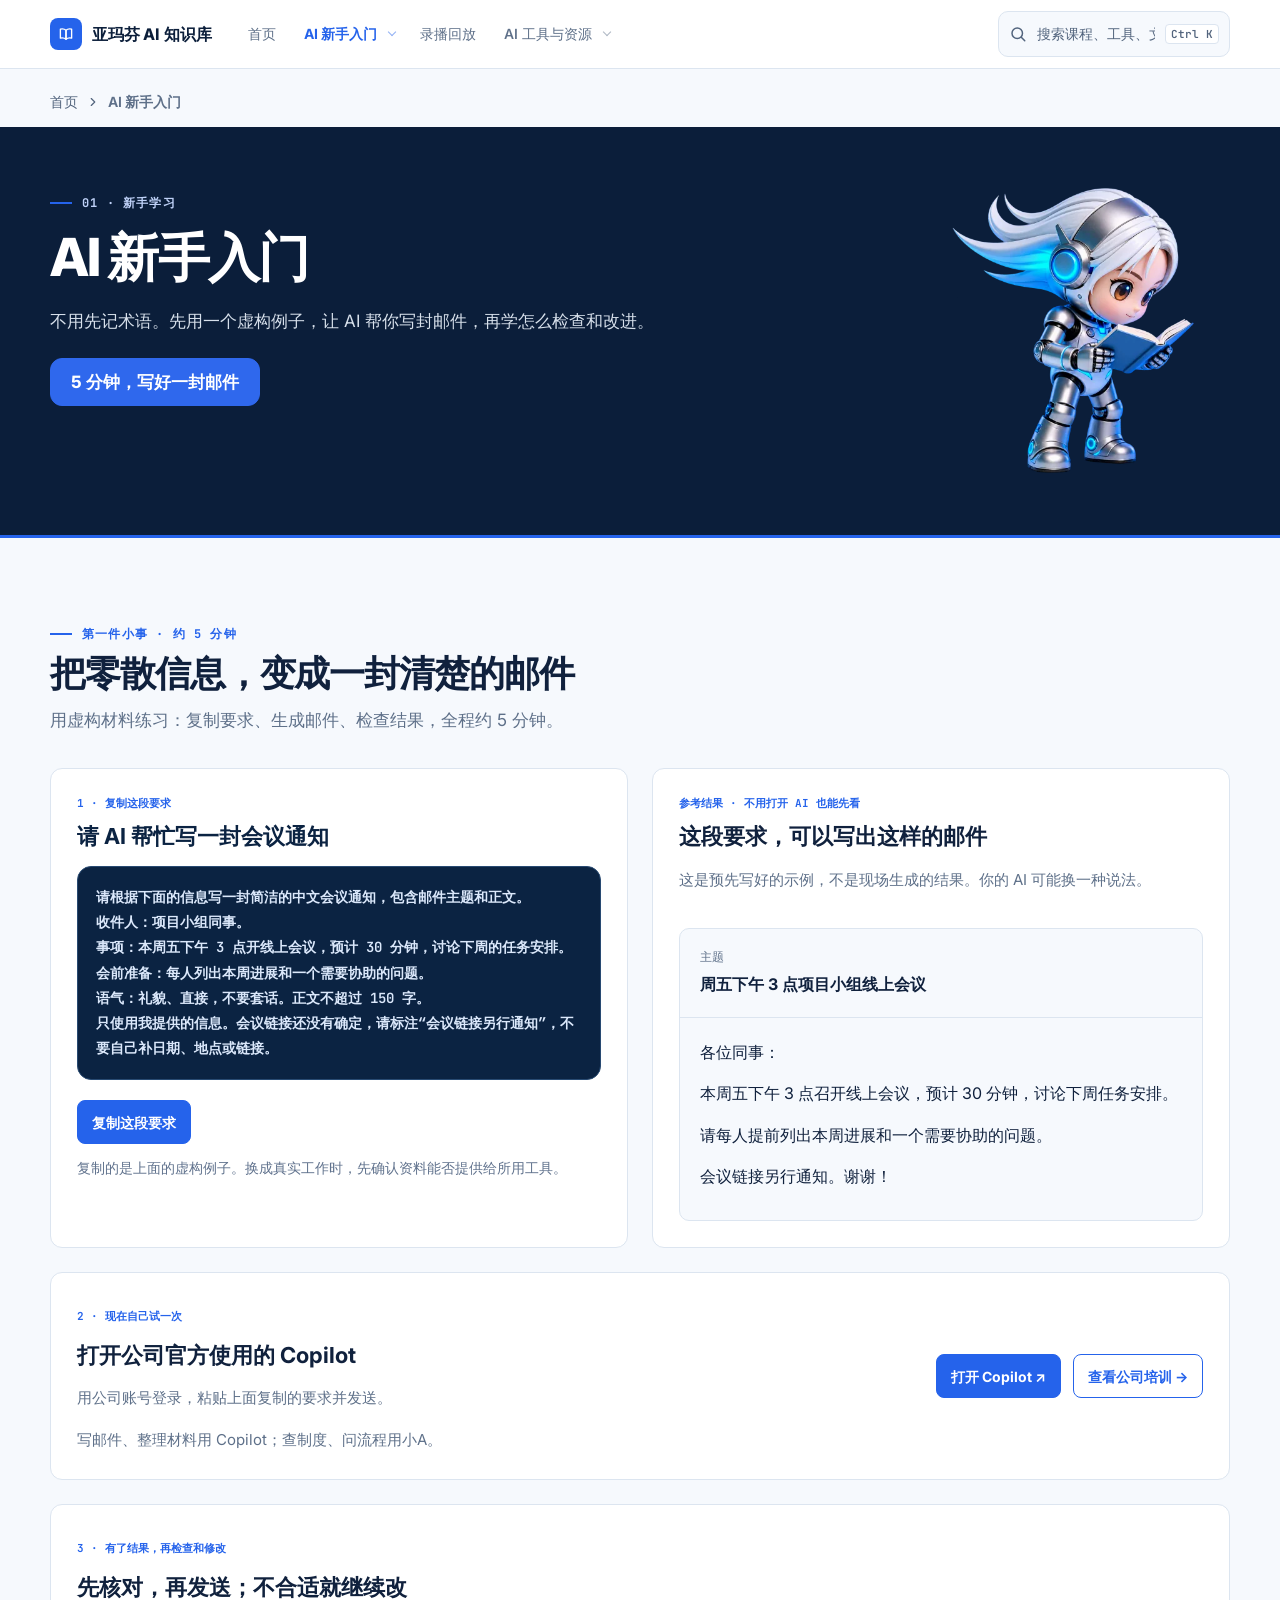
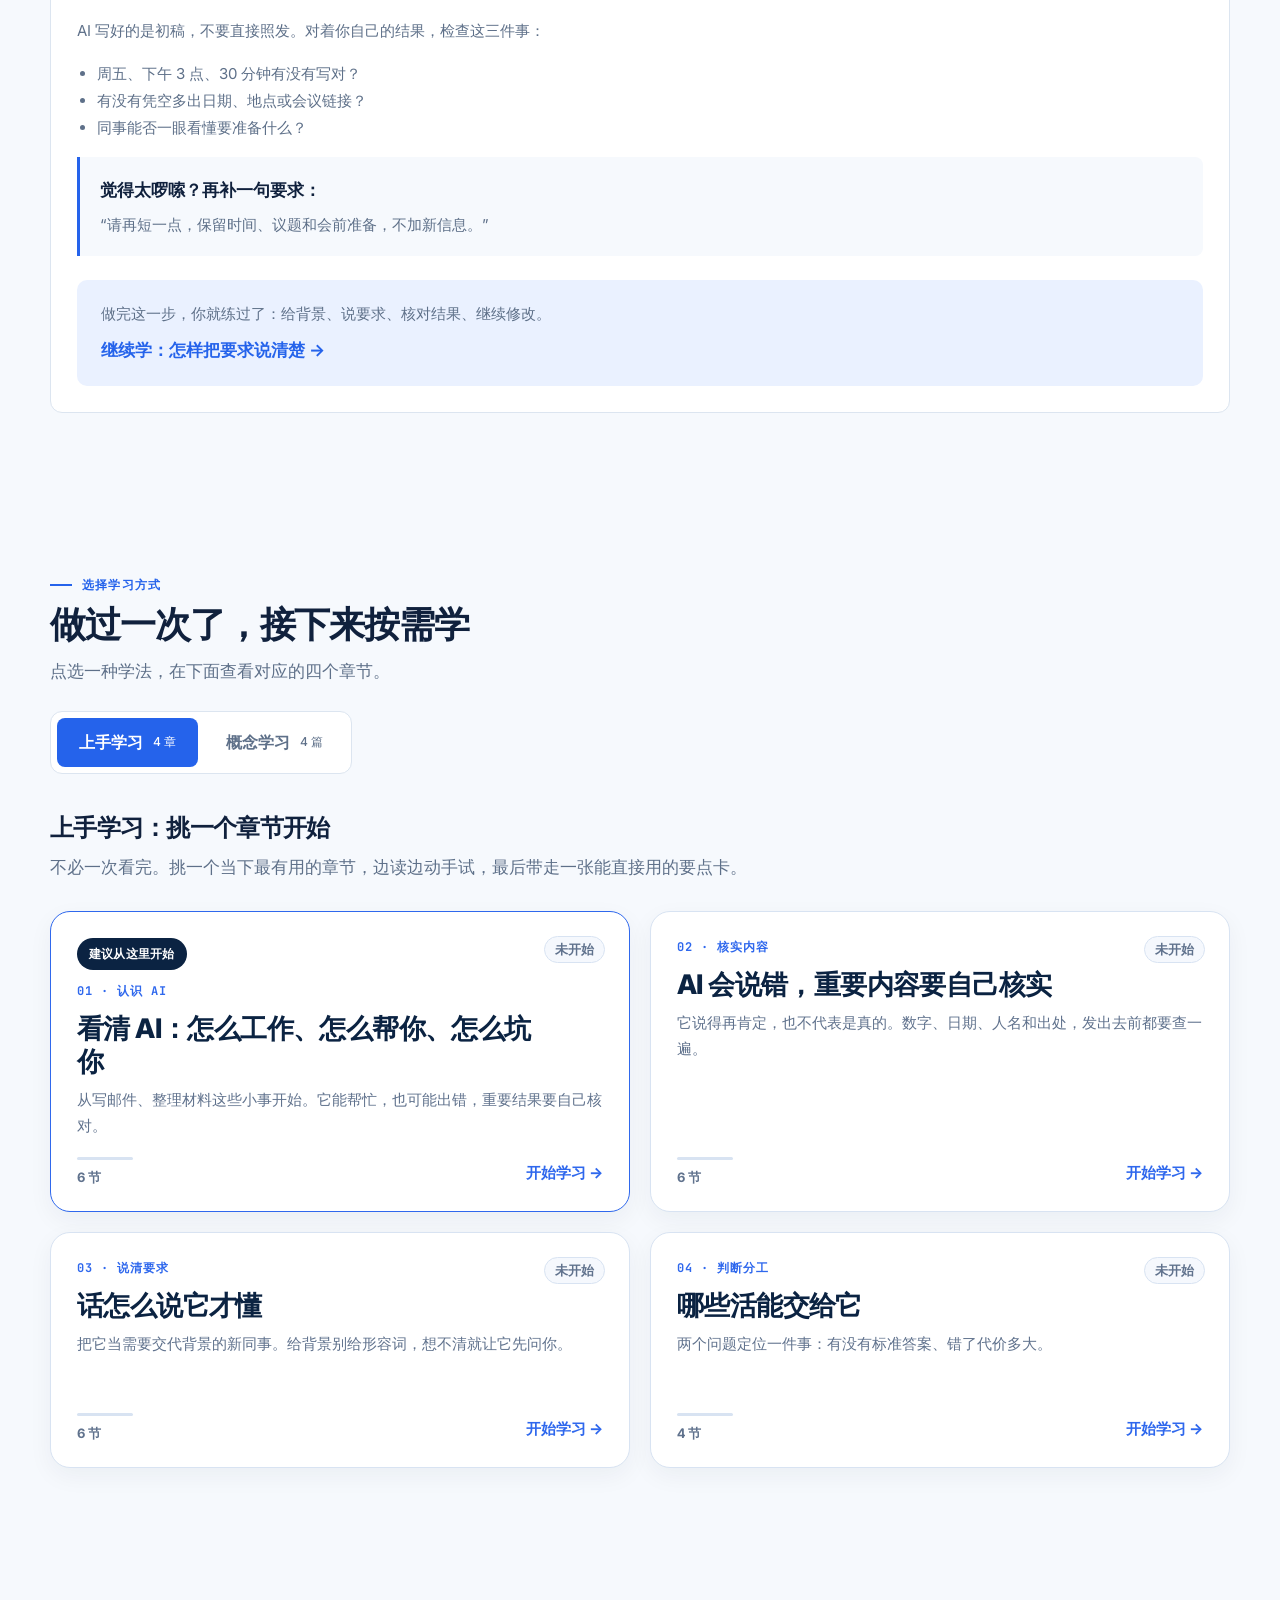
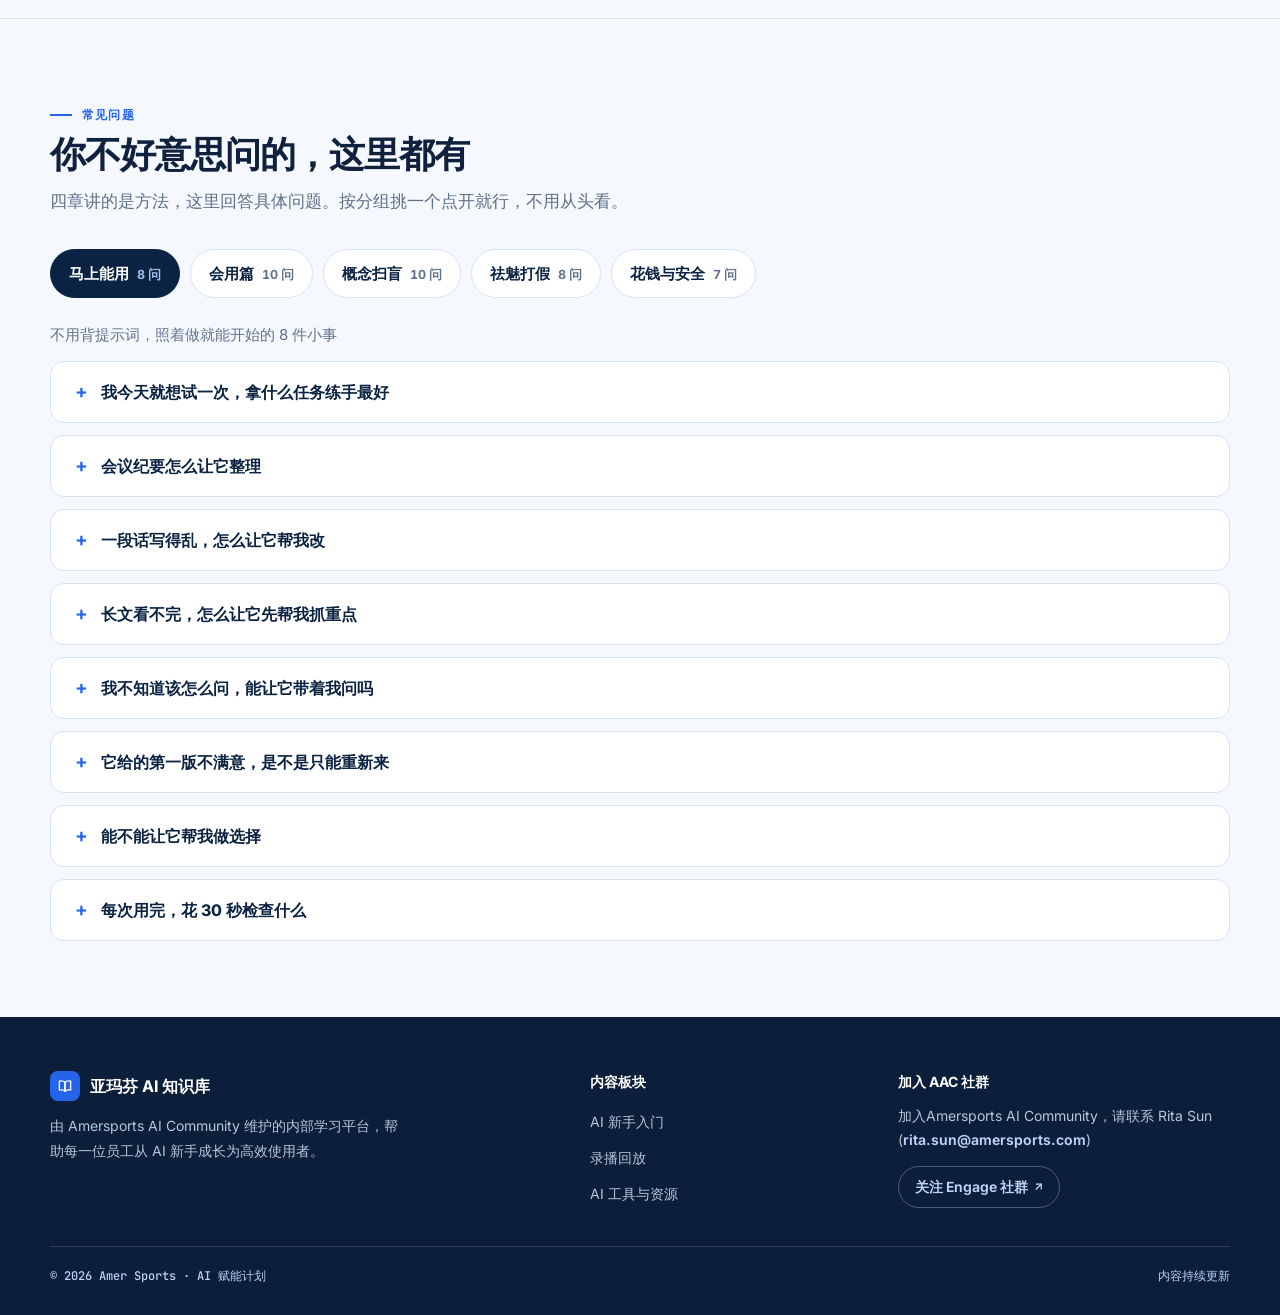
<file: learn.html>
<!DOCTYPE html>
<html lang="zh-CN">
<head>
<meta charset="UTF-8" />
<meta name="viewport" content="width=device-width, initial-scale=1.0" />
<title>AI 新手入门 · 亚玛芬 AI 知识库</title>
<link rel="preconnect" href="https://fonts.googleapis.com">
<link rel="preconnect" href="https://fonts.gstatic.com" crossorigin>
<link href="https://fonts.googleapis.com/css2?family=Inter:wght@400;500;600;700;800&family=Space+Grotesk:wght@500;600;700&family=JetBrains+Mono:wght@500;700&display=swap" rel="stylesheet">
<link rel="stylesheet" href="style.css?v=20260907-core">
<link rel="stylesheet" href="learning-experience.css?v=20260831-subnav-content">
</head>
<body>

<header class="topbar" id="topbar">
  <div class="topbar-inner">
    <a class="brand" href="index.html">
      <span class="logo"><svg data-brand-icon="knowledge-book" aria-hidden="true" viewBox="0 0 24 24" fill="none" stroke-width="1.8" stroke-linecap="round" stroke-linejoin="round"><path d="M4.5 5.5c3.1-.8 5.6-.2 7.5 1.5v12c-1.9-1.7-4.4-2.3-7.5-1.5z"/><path d="M19.5 5.5c-3.1-.8-5.6-.2-7.5 1.5v12c1.9-1.7 4.4-2.3 7.5-1.5z"/></svg></span>
      亚玛芬 AI 知识库
    </a>
    <button class="nav-toggle" type="button" aria-label="打开主导航" aria-expanded="false" aria-controls="primaryNav">
      <span></span><span></span><span></span><span class="sr-only">打开导航</span>
    </button>
    <nav class="nav-links" id="primaryNav">
      <a href="index.html" >首页</a>
      <div class="nav-dropdown">
        <a href="learn.html" class="active">AI 新手入门</a>
        <div class="nav-dropdown-menu">
          <a href="learn.html#quick-start">5 分钟邮件上手</a>
          <a href="progress.html">学习进度</a>
          <a href="learn.html#route-concept">概念学习</a>
          <a href="learn.html#learning-hub">上手学习</a>
          <a href="learn.html#learningFaqTitle">小白三千问</a>
        </div>
      </div>
      <a href="video.html">录播回放</a>
      <div class="nav-dropdown">
        <a href="resources.html">AI 工具与资源</a>
        <div class="nav-dropdown-menu">
          <a href="resources.html#resource-start">三个推荐起点</a>
          <a href="resources.html#xiaoa">小A内部问答</a>
          <a href="resources.html#tools">推荐工具</a>
          <a href="resources.html#courses">精选课程</a>
          <a href="resources.html#creators">创作者与播客</a>
          <a href="resources.html#reading">延伸阅读</a>
        </div>
      </div>
    </nav>
    <div class="nav-right">
      <div class="search-wrap" id="searchWrap">
        <div class="search-box" id="searchBox">
          <svg viewBox="0 0 24 24" fill="none" stroke-width="2" stroke-linecap="round"><circle cx="11" cy="11" r="7"/><path d="M21 21l-4.3-4.3"/></svg>
          <input id="searchInput" type="text" aria-label="搜索课程、工具和文章" placeholder="搜索课程、工具、文章…" autocomplete="off">
          <span class="kbd">Ctrl K</span>
        </div>
        <div class="search-drop" id="searchDrop"></div>
      </div>
    </div>
  </div>
</header>

<nav class="crumb" aria-label="面包屑">
  <a href="index.html">首页</a>
  <svg viewBox="0 0 24 24" fill="none" stroke-width="2" stroke-linecap="round" stroke-linejoin="round" aria-hidden="true"><path d="M9 6l6 6-6 6"/></svg>
  <span class="cur">AI 新手入门</span>
</nav>

<main>
  <section class="board-hero learn-hero">
    <div class="container">
      <div class="bh-left reveal">
        <div class="bh-tag">01 · 新手学习</div>
        <h1>AI 新手入门</h1>
        <p>不用先记术语。先用一个虚构例子，让 AI 帮你写封邮件，再学怎么检查和改进。</p>
        <div class="learn-hero-actions">
          <a class="lesson-primary-action" data-learning-continue href="#quick-start">5 分钟，写好一封邮件</a>
        </div>
        <p class="learning-resume-note" data-learning-resume-note hidden></p>
      </div>
      <div class="hero-mascot reveal">
        <picture>
          <source srcset="img/xiaoa-learn-480.webp" type="image/webp">
          <img src="img/xiaoa-learn.png" width="432" height="480" alt="正在阅读学习的小A AI 助手" fetchpriority="high" decoding="async">
        </picture>
      </div>
    </div>
  </section>

  <section class="section quick-start" id="quick-start" aria-labelledby="quickStartTitle">
    <div class="container">
      <div class="section-head"><div><div class="tag">第一件小事 · 约 5 分钟</div><h2 id="quickStartTitle">把零散信息，变成一封清楚的邮件</h2><p class="desc">用虚构材料练习：复制要求、生成邮件、检查结果，全程约 5 分钟。</p></div></div>
      <div class="quick-start-grid">
        <article class="learning-tool-card quick-template">
          <span class="resource-tag">1 · 复制这段要求</span>
          <h3>请 AI 帮忙写一封会议通知</h3>
          <pre data-template-content>请根据下面的信息写一封简洁的中文会议通知，包含邮件主题和正文。
收件人：项目小组同事。
事项：本周五下午 3 点开线上会议，预计 30 分钟，讨论下周的任务安排。
会前准备：每人列出本周进展和一个需要协助的问题。
语气：礼貌、直接，不要套话。正文不超过 150 字。
只使用我提供的信息。会议链接还没有确定，请标注“会议链接另行通知”，不要自己补日期、地点或链接。</pre>
          <div class="quick-actions"><button type="button" data-copy-template>复制这段要求</button><span data-copy-feedback role="status" aria-live="polite"></span></div>
          <p class="quick-caption">复制的是上面的虚构例子。换成真实工作时，先确认资料能否提供给所用工具。</p>
        </article>
        <article class="quick-example" aria-labelledby="quickExampleTitle">
          <span class="resource-tag">参考结果 · 不用打开 AI 也能先看</span>
          <h3 id="quickExampleTitle">这段要求，可以写出这样的邮件</h3>
          <p class="quick-caption">这是预先写好的示例，不是现场生成的结果。你的 AI 可能换一种说法。</p>
          <div class="quick-mail-preview">
            <div class="quick-mail-subject"><span>主题</span><b>周五下午 3 点项目小组线上会议</b></div>
            <div class="quick-mail-body"><p>各位同事：</p><p>本周五下午 3 点召开线上会议，预计 30 分钟，讨论下周任务安排。</p><p>请每人提前列出本周进展和一个需要协助的问题。</p><p>会议链接另行通知。谢谢！</p></div>
          </div>
        </article>
      </div>
      <div class="quick-instructions">
        <article class="quick-open"><div><span class="resource-tag">2 · 现在自己试一次</span><h3>打开公司官方使用的 Copilot</h3><p>用公司账号登录，粘贴上面复制的要求并发送。</p><p>写邮件、整理材料用 Copilot；查制度、问流程用小A。</p></div><div class="quick-actions"><a href="https://m365.cloud.microsoft/chat" target="_blank" rel="noopener noreferrer">打开 Copilot ↗</a><a href="video.html">查看公司培训 →</a></div></article>
        <article class="quick-check"><span class="resource-tag">3 · 有了结果，再检查和修改</span><h3>先核对，再发送；不合适就继续改</h3><p>AI 写好的是初稿，不要直接照发。对着你自己的结果，检查这三件事：</p><ul><li>周五、下午 3 点、30 分钟有没有写对？</li><li>有没有凭空多出日期、地点或会议链接？</li><li>同事能否一眼看懂要准备什么？</li></ul><div class="quick-revise"><b>觉得太啰嗦？再补一句要求：</b><p>“请再短一点，保留时间、议题和会前准备，不加新信息。”</p></div><div class="quick-next"><p>做完这一步，你就练过了：给背景、说要求、核对结果、继续修改。</p><a href="detail.html?type=learn&amp;id=ai-prompting">继续学：怎样把要求说清楚 →</a></div></article>
      </div>
    </div>
  </section>

  <!-- 原有两条学习路线完整保留，作为第一次练习后的选学内容。 -->
  <section class="section route-picker" aria-labelledby="routePickerTitle">
    <div class="container">
      <div class="section-head">
        <div>
          <div class="tag">选择学习方式</div>
          <h2 id="routePickerTitle">做过一次了，接下来按需学</h2>
          <p class="desc">点选一种学法，在下面查看对应的四个章节。</p>
          <div class="learning-route-tabs" data-route-tabs role="tablist" aria-label="选择学习路线" hidden>
            <button type="button" id="route-tab-practice" role="tab" aria-controls="learning-hub" aria-selected="true" aria-expanded="true" data-route-tab="practice">上手学习 <span>4 章</span></button>
            <button type="button" id="route-tab-concept" role="tab" aria-controls="concept-panel" aria-selected="false" aria-expanded="false" tabindex="-1" data-route-tab="concept">概念学习 <span>4 篇</span></button>
          </div>
        </div>
      </div>

      <div class="learning-route-panel" id="concept-panel" role="tabpanel" aria-labelledby="route-tab-concept">
      <div class="section-head rh-concept-head">
        <div>
          <div class="tag">CONCEPT · 概念打底</div>
          <h2>概念学习</h2>
          <p class="desc">选读区：想弄懂原理时再看，不需要先背名词。</p>
        </div>
      </div>

      <div class="concept-grid" id="route-concept">
        <a class="concept-card reveal" data-chapter-id="ai-what" href="detail.html?type=learn&amp;id=ai-what">
          <span class="ec-num">01 · 基础认识</span>
          <span class="concept-card-status">未开始</span>
          <h3>AI 到底是什么</h3>
          <p>它能做什么，和搜索有什么不同，为什么答得顺也可能答错？用例子慢慢讲清。</p>
          <span class="concept-card-foot">
            <span class="concept-card-progress" data-default-text="选读 · 约 12 分钟">选读 · 约 12 分钟</span>
            <span class="concept-card-action">开始读 →</span>
          </span>
        </a>
        <a class="concept-card reveal" data-chapter-id="ai-other" href="detail.html?type=learn&amp;id=ai-other">
          <span class="ec-num">02 · 术语速查</span>
          <span class="concept-card-status">未开始</span>
          <h3>AI 术语速查</h3>
          <p>12 个最常遇到的 AI 关键词，遇到不会的来翻一下，三秒找到一句话解释。</p>
          <span class="concept-card-foot">
            <span class="concept-card-progress" data-default-text="速查 · 约 4 分钟">速查 · 约 4 分钟</span>
            <span class="concept-card-action">去翻翻 →</span>
          </span>
        </a>
        <a class="concept-card reveal" data-chapter-id="ai-history" href="detail.html?type=learn&amp;id=ai-history">
          <span class="ec-num">03 · 发展历程</span>
          <span class="concept-card-status">未开始</span>
          <h3>AI 76 年发展史</h3>
          <p>从图灵测试到 ChatGPT，三起两落——看完你才知道今天为什么突然能对话。</p>
          <span class="concept-card-foot">
            <span class="concept-card-progress" data-default-text="精读 · 约 6 分钟">精读 · 约 6 分钟</span>
            <span class="concept-card-action">开始读 →</span>
          </span>
        </a>
        <a class="concept-card reveal" data-chapter-id="prompt-basics" href="detail.html?type=learn&amp;id=prompt-basics">
          <span class="ec-num">04 · 提问方法</span>
          <span class="concept-card-status">未开始</span>
          <h3>提示词五大方法</h3>
          <p>把要求说清、补上背景、给个例子。学习五种常用方法，让回答更贴近你的需要。</p>
          <span class="concept-card-foot">
            <span class="concept-card-progress" data-default-text="选读 · 约 12 分钟">选读 · 约 12 分钟</span>
            <span class="concept-card-action">开始读 →</span>
          </span>
        </a>
      </div>
      </div>

      <div class="learning-route-panel" id="learning-hub" role="tabpanel" aria-labelledby="route-tab-practice">
      <div class="section-head learning-intro">
        <div>
          <div class="tag">BEGINNER PATH · 上手学习</div>
          <h2>上手学习：挑一个章节开始</h2>
          <p class="desc">不必一次看完。挑一个当下最有用的章节，边读边动手试，最后带走一张能直接用的要点卡。</p>
        </div>
      </div>

      <div class="learning-hub" aria-label="AI 新手入门四章路径">
        <section class="learning-stage">
          <div class="learning-stage-head">
            <span class="learning-stage-num" aria-hidden="true">1</span>
            <div><h3 class="learning-stage-title">先搞懂它</h3><p class="learning-stage-desc">知道它怎么干活，才知道它会在哪儿出错</p></div>
          </div>
          <div class="learning-stage-track">
            <a class="learning-card" id="chapter-ai-basics" data-chapter-id="ai-basics" href="detail.html?type=learn&amp;id=ai-basics">
              <span class="ec-num">01 · 认识 AI</span><span class="learning-status">未开始</span>
              <h3>看清 AI：怎么工作、怎么帮你、怎么坑你</h3><p>从写邮件、整理材料这些小事开始。它能帮忙，也可能出错，重要结果要自己核对。</p>
              <span class="learning-card-foot">
                <span class="learning-card-progress" data-card-progress>5 节</span>
                <span class="learning-card-action">开始学习</span>
              </span>
              <span class="learning-card-suggest" data-card-suggest hidden>建议从这里开始</span>
            </a>
            <a class="learning-card" id="chapter-ai-boundaries" data-chapter-id="ai-boundaries" href="detail.html?type=learn&amp;id=ai-boundaries">
              <span class="ec-num">02 · 核实内容</span><span class="learning-status">未开始</span>
              <h3>AI 会说错，重要内容要自己核实</h3><p>它说得再肯定，也不代表是真的。数字、日期、人名和出处，发出去前都要查一遍。</p>
              <span class="learning-card-foot">
                <span class="learning-card-progress" data-card-progress>5 节</span>
                <span class="learning-card-action">开始学习</span>
              </span>
              <span class="learning-card-suggest" data-card-suggest hidden>建议从这里开始</span>
            </a>
          </div>
        </section>
        <section class="learning-stage">
          <div class="learning-stage-head">
            <span class="learning-stage-num" aria-hidden="true">2</span>
            <div><h3 class="learning-stage-title">开始用它</h3><p class="learning-stage-desc">话怎么说、哪些活适合交给它</p></div>
          </div>
          <div class="learning-stage-track">
            <a class="learning-card" id="chapter-ai-prompting" data-chapter-id="ai-prompting" href="detail.html?type=learn&amp;id=ai-prompting">
              <span class="ec-num">03 · 说清要求</span><span class="learning-status">未开始</span>
              <h3>话怎么说它才懂</h3><p>把它当需要交代背景的新同事。给背景别给形容词，想不清就让它先问你。</p>
              <span class="learning-card-foot">
                <span class="learning-card-progress" data-card-progress>5 节</span>
                <span class="learning-card-action">开始学习</span>
              </span>
              <span class="learning-card-suggest" data-card-suggest hidden>建议从这里开始</span>
            </a>
            <a class="learning-card" id="chapter-ai-delegation" data-chapter-id="ai-delegation" href="detail.html?type=learn&amp;id=ai-delegation">
              <span class="ec-num">04 · 判断分工</span><span class="learning-status">未开始</span>
              <h3>哪些活能交给它</h3><p>两个问题定位一件事：有没有标准答案、错了代价多大。</p>
              <span class="learning-card-foot">
                <span class="learning-card-progress" data-card-progress>5 节</span>
                <span class="learning-card-action">开始学习</span>
              </span>
              <span class="learning-card-suggest" data-card-suggest hidden>建议从这里开始</span>
            </a>
          </div>
        </section>
      </div>

      </div>
    </div>
  </section>

  <section class="section learning-faq" aria-labelledby="learningFaqTitle">
    <div class="container">
      <div class="section-head">
        <div>
          <div class="tag">常见问题</div>
          <h2 id="learningFaqTitle">你不好意思问的，这里都有</h2>
          <p class="desc">四章讲的是方法，这里回答具体问题。按分组挑一个点开就行，不用从头看。</p>
        </div>
      </div>
      <div data-faq-mount></div>
    </div>
  </section>

</main>

<footer class="footer">
  <div class="container">
    <div class="footer-grid">
      <div>
        <div class="f-brand"><span class="logo"><svg data-brand-icon="knowledge-book" aria-hidden="true" viewBox="0 0 24 24" fill="none" stroke-width="1.8" stroke-linecap="round" stroke-linejoin="round"><path d="M4.5 5.5c3.1-.8 5.6-.2 7.5 1.5v12c-1.9-1.7-4.4-2.3-7.5-1.5z"/><path d="M19.5 5.5c-3.1-.8-5.6-.2-7.5 1.5v12c1.9-1.7 4.4-2.3 7.5-1.5z"/></svg></span>亚玛芬 AI 知识库</div>
        <p class="f-desc">由 Amersports AI Community 维护的内部学习平台，帮助每一位员工从 AI 新手成长为高效使用者。</p>
      </div>
      <div>
        <h2 class="footer-heading">内容板块</h2>
        <ul><li><a href="learn.html">AI 新手入门</a></li><li><a href="video.html">录播回放</a></li><li><a href="resources.html">AI 工具与资源</a></li></ul>
      </div>
      <div class="footer-community" role="region" aria-labelledby="footer-community-title">
        <h2 class="footer-heading" id="footer-community-title">加入 AAC 社群</h2>
        <p class="footer-community-copy">加入Amersports AI Community，请联系 Rita Sun <span class="f-contact">(<a class="footer-community-email" href="mailto:rita.sun@amersports.com">rita.sun@amersports.com</a>)</span></p>
        <a class="footer-community-engage" href="https://engage.cloud.microsoft/main/org/amersports.com/groups/eyJfdHlwZSI6Ikdyb3VwIiwiaWQiOiIyNDYzMDY1NzAyNDAifQ" target="_blank" rel="noopener noreferrer">关注 Engage 社群</a>
      </div>
    </div>
    <div class="footer-bottom"><span>© 2026 Amer Sports · AI 赋能计划</span><span>内容持续更新</span></div>
  </div>
</footer>

<script src="learning-entry.js?v=20260907"></script>
<script src="learning-routes.js?v=20260904"></script>
<script src="learning-experience.js?v=20260907"></script>
<script>
(function () {
  function initLearningHub() {
    if (!window.AIBeginner) return;
    window.AIBeginner.initHub(document);
    window.AIBeginner.initFaq(document);
  }
  if (document.readyState === 'loading') document.addEventListener('DOMContentLoaded', initLearningHub);
  else initLearningHub();
}());
</script>
<script src="search.js?v=20260907"></script>
<script src="site.js"></script>
</body>
</html>
</file>
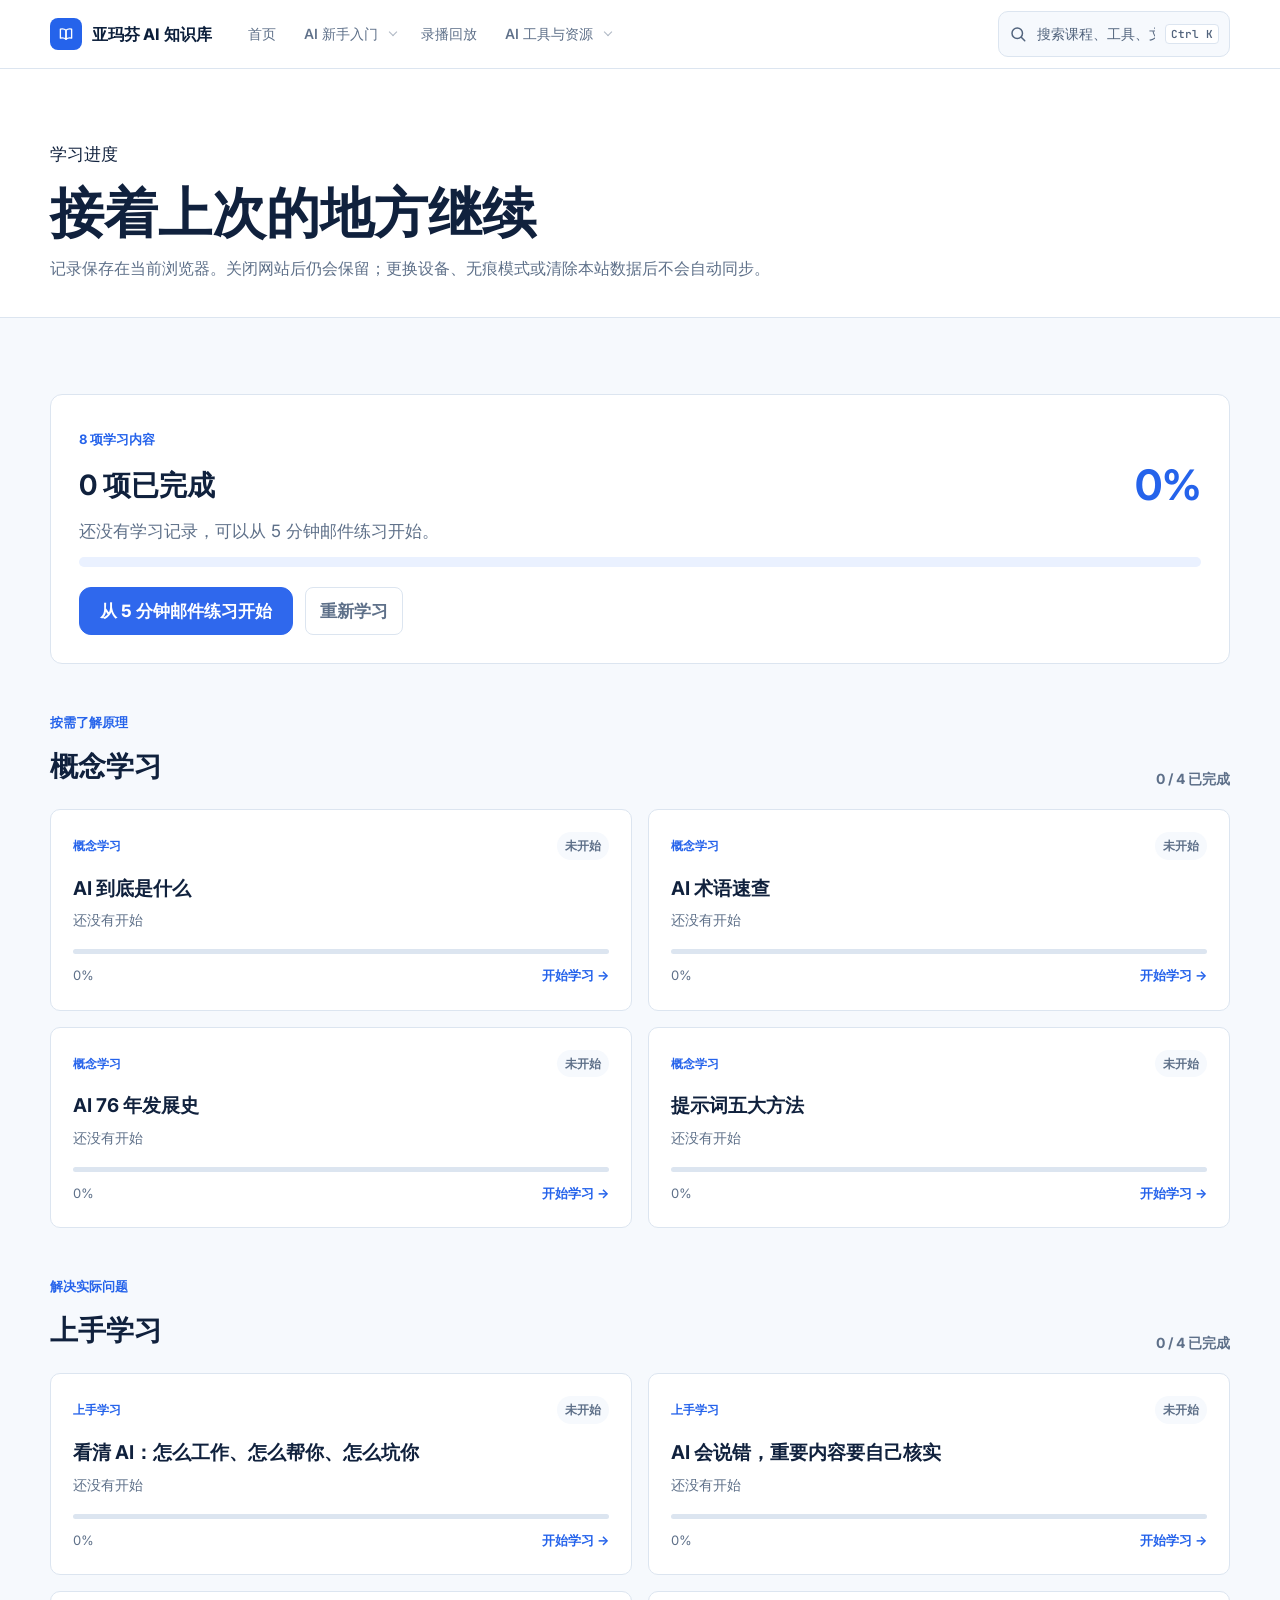
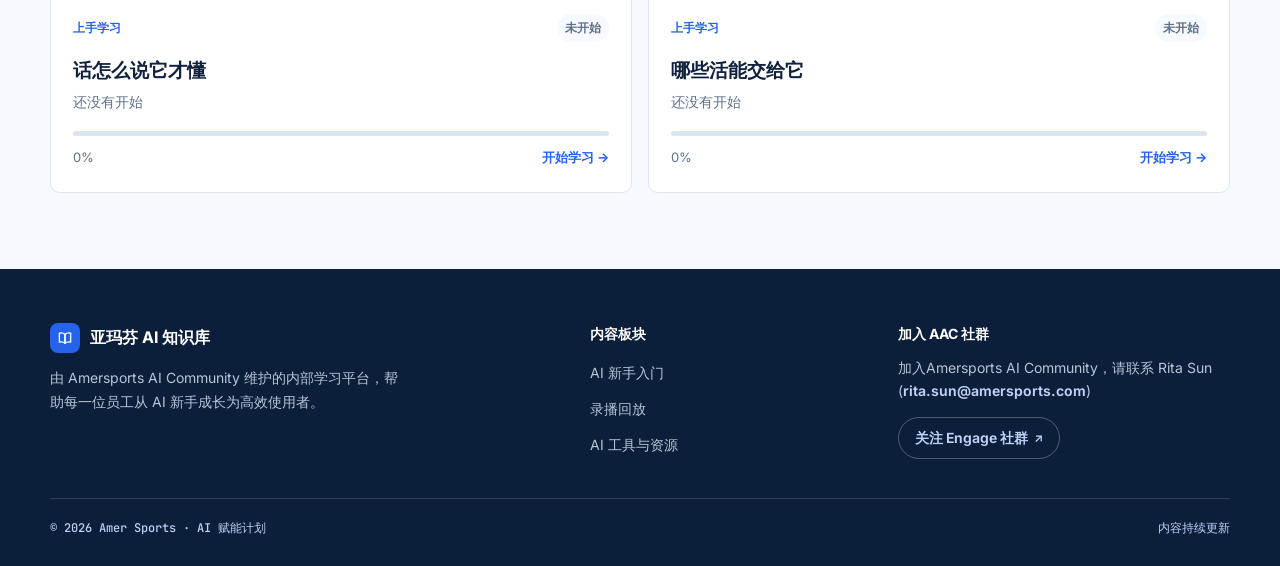
<file: progress.html>
<!DOCTYPE html>
<html lang="zh-CN">
<head>
<meta charset="UTF-8" />
<meta name="viewport" content="width=device-width, initial-scale=1.0" />
<title>学习进度 · 亚玛芬 AI 知识库</title>
<link rel="preconnect" href="https://fonts.googleapis.com">
<link rel="preconnect" href="https://fonts.gstatic.com" crossorigin>
<link href="https://fonts.googleapis.com/css2?family=Inter:wght@400;500;600;700;800&family=Space+Grotesk:wght@500;600;700&family=JetBrains+Mono:wght@500;700&display=swap" rel="stylesheet">
<link rel="stylesheet" href="style.css?v=20260907-core">
<link rel="stylesheet" href="learning-experience.css">
</head>
<body>

<header class="topbar" id="topbar">
  <div class="topbar-inner">
    <a class="brand" href="index.html"><span class="logo"><svg data-brand-icon="knowledge-book" aria-hidden="true" viewBox="0 0 24 24" fill="none" stroke-width="1.8" stroke-linecap="round" stroke-linejoin="round"><path d="M4.5 5.5c3.1-.8 5.6-.2 7.5 1.5v12c-1.9-1.7-4.4-2.3-7.5-1.5z"/><path d="M19.5 5.5c-3.1-.8-5.6-.2-7.5 1.5v12c1.9-1.7 4.4-2.3 7.5-1.5z"/></svg></span>亚玛芬 AI 知识库</a>
    <button class="nav-toggle" type="button" aria-label="打开主导航" aria-expanded="false" aria-controls="primaryNav"><span></span><span></span><span></span><span class="sr-only">打开导航</span></button>
    <nav class="nav-links" id="primaryNav">
      <a href="index.html" >首页</a>
      <div class="nav-dropdown">
        <a href="learn.html">AI 新手入门</a>
        <div class="nav-dropdown-menu">
          <a href="learn.html#quick-start">5 分钟邮件上手</a>
          <a href="progress.html">学习进度</a>
          <a href="learn.html#route-concept">概念学习</a>
          <a href="learn.html#learning-hub">上手学习</a>
          <a href="learn.html#learningFaqTitle">小白三千问</a>
        </div>
      </div>
      <a href="video.html">录播回放</a>
      <div class="nav-dropdown">
        <a href="resources.html">AI 工具与资源</a>
        <div class="nav-dropdown-menu">
          <a href="resources.html#resource-start">三个推荐起点</a>
          <a href="resources.html#xiaoa">小A内部问答</a>
          <a href="resources.html#tools">推荐工具</a>
          <a href="resources.html#courses">精选课程</a>
          <a href="resources.html#creators">创作者与播客</a>
          <a href="resources.html#reading">延伸阅读</a>
        </div>
      </div>
    </nav>
    <div class="nav-right"><div class="search-wrap" id="searchWrap"><div class="search-box" id="searchBox"><svg viewBox="0 0 24 24" fill="none" stroke-width="2" stroke-linecap="round"><circle cx="11" cy="11" r="7"/><path d="M21 21l-4.3-4.3"/></svg><input id="searchInput" type="text" aria-label="搜索课程、工具和文章" placeholder="搜索课程、工具、文章…" autocomplete="off"><span class="kbd">Ctrl K</span></div><div class="search-drop" id="searchDrop"></div></div></div>
  </div>
</header>

<main>
  <section class="progress-hero">
    <div class="container">
      <div class="tag">学习进度</div>
      <h1>接着上次的地方继续</h1>
      <p>记录保存在当前浏览器。关闭网站后仍会保留；更换设备、无痕模式或清除本站数据后不会自动同步。</p>
    </div>
  </section>

  <section class="section progress-dashboard" aria-labelledby="progressOverviewTitle">
    <div class="container">
      <div class="progress-overview">
        <div>
          <span class="progress-overview-label">8 项学习内容</span>
          <h2 id="progressOverviewTitle"><span data-progress-completed>0</span> 项已完成</h2>
          <p data-progress-summary>还没有学习记录，可以从 5 分钟邮件练习开始。</p>
        </div>
        <strong data-progress-percent>0%</strong>
        <div class="progress-overview-bar" role="progressbar" aria-label="全部学习内容的综合进度" aria-valuemin="0" aria-valuemax="100" aria-valuenow="0" data-progress-bar><i data-progress-fill></i></div>
        <div class="progress-overview-actions">
          <a class="lesson-primary-action" data-progress-continue href="learn.html#quick-start">从 5 分钟邮件练习开始</a>
          <button type="button" data-progress-reset>重新学习</button>
        </div>
      </div>

      <section class="progress-group" aria-labelledby="conceptProgressTitle">
        <div class="progress-group-head"><div><span>按需了解原理</span><h2 id="conceptProgressTitle">概念学习</h2></div><b data-concept-completed>0 / 4 已完成</b></div>
        <div class="progress-card-grid" data-progress-concept></div>
      </section>

      <section class="progress-group" aria-labelledby="practiceProgressTitle">
        <div class="progress-group-head"><div><span>解决实际问题</span><h2 id="practiceProgressTitle">上手学习</h2></div><b data-practice-completed>0 / 4 已完成</b></div>
        <div class="progress-card-grid" data-progress-practice></div>
      </section>
    </div>
  </section>
</main>

<footer class="footer">
  <div class="container">
    <div class="footer-grid">
      <div><div class="f-brand"><span class="logo"><svg data-brand-icon="knowledge-book" aria-hidden="true" viewBox="0 0 24 24" fill="none" stroke-width="1.8" stroke-linecap="round" stroke-linejoin="round"><path d="M4.5 5.5c3.1-.8 5.6-.2 7.5 1.5v12c-1.9-1.7-4.4-2.3-7.5-1.5z"/><path d="M19.5 5.5c-3.1-.8-5.6-.2-7.5 1.5v12c1.9-1.7 4.4-2.3 7.5-1.5z"/></svg></span>亚玛芬 AI 知识库</div><p class="f-desc">由 Amersports AI Community 维护的内部学习平台，帮助每一位员工从 AI 新手成长为高效使用者。</p></div>
      <div><h2 class="footer-heading">内容板块</h2><ul><li><a href="learn.html">AI 新手入门</a></li><li><a href="video.html">录播回放</a></li><li><a href="resources.html">AI 工具与资源</a></li></ul></div>
      <div class="footer-community" role="region" aria-labelledby="footer-community-title">
        <h2 class="footer-heading" id="footer-community-title">加入 AAC 社群</h2>
        <p class="footer-community-copy">加入Amersports AI Community，请联系 Rita Sun <span class="f-contact">(<a class="footer-community-email" href="mailto:rita.sun@amersports.com">rita.sun@amersports.com</a>)</span></p>
        <a class="footer-community-engage" href="https://engage.cloud.microsoft/main/org/amersports.com/groups/eyJfdHlwZSI6Ikdyb3VwIiwiaWQiOiIyNDYzMDY1NzAyNDAifQ" target="_blank" rel="noopener noreferrer">关注 Engage 社群</a>
      </div>
    </div>
    <div class="footer-bottom"><span>© 2026 Amer Sports · AI 赋能计划</span><span>内容持续更新</span></div>
  </div>
</footer>

<script src="learning-entry.js?v=20260907"></script>
<script src="learning-experience.js?v=20260907"></script>
<script src="progress.js?v=20260907"></script>
<script src="search.js?v=20260907"></script>
<script src="site.js"></script>
</body>
</html>
</file>
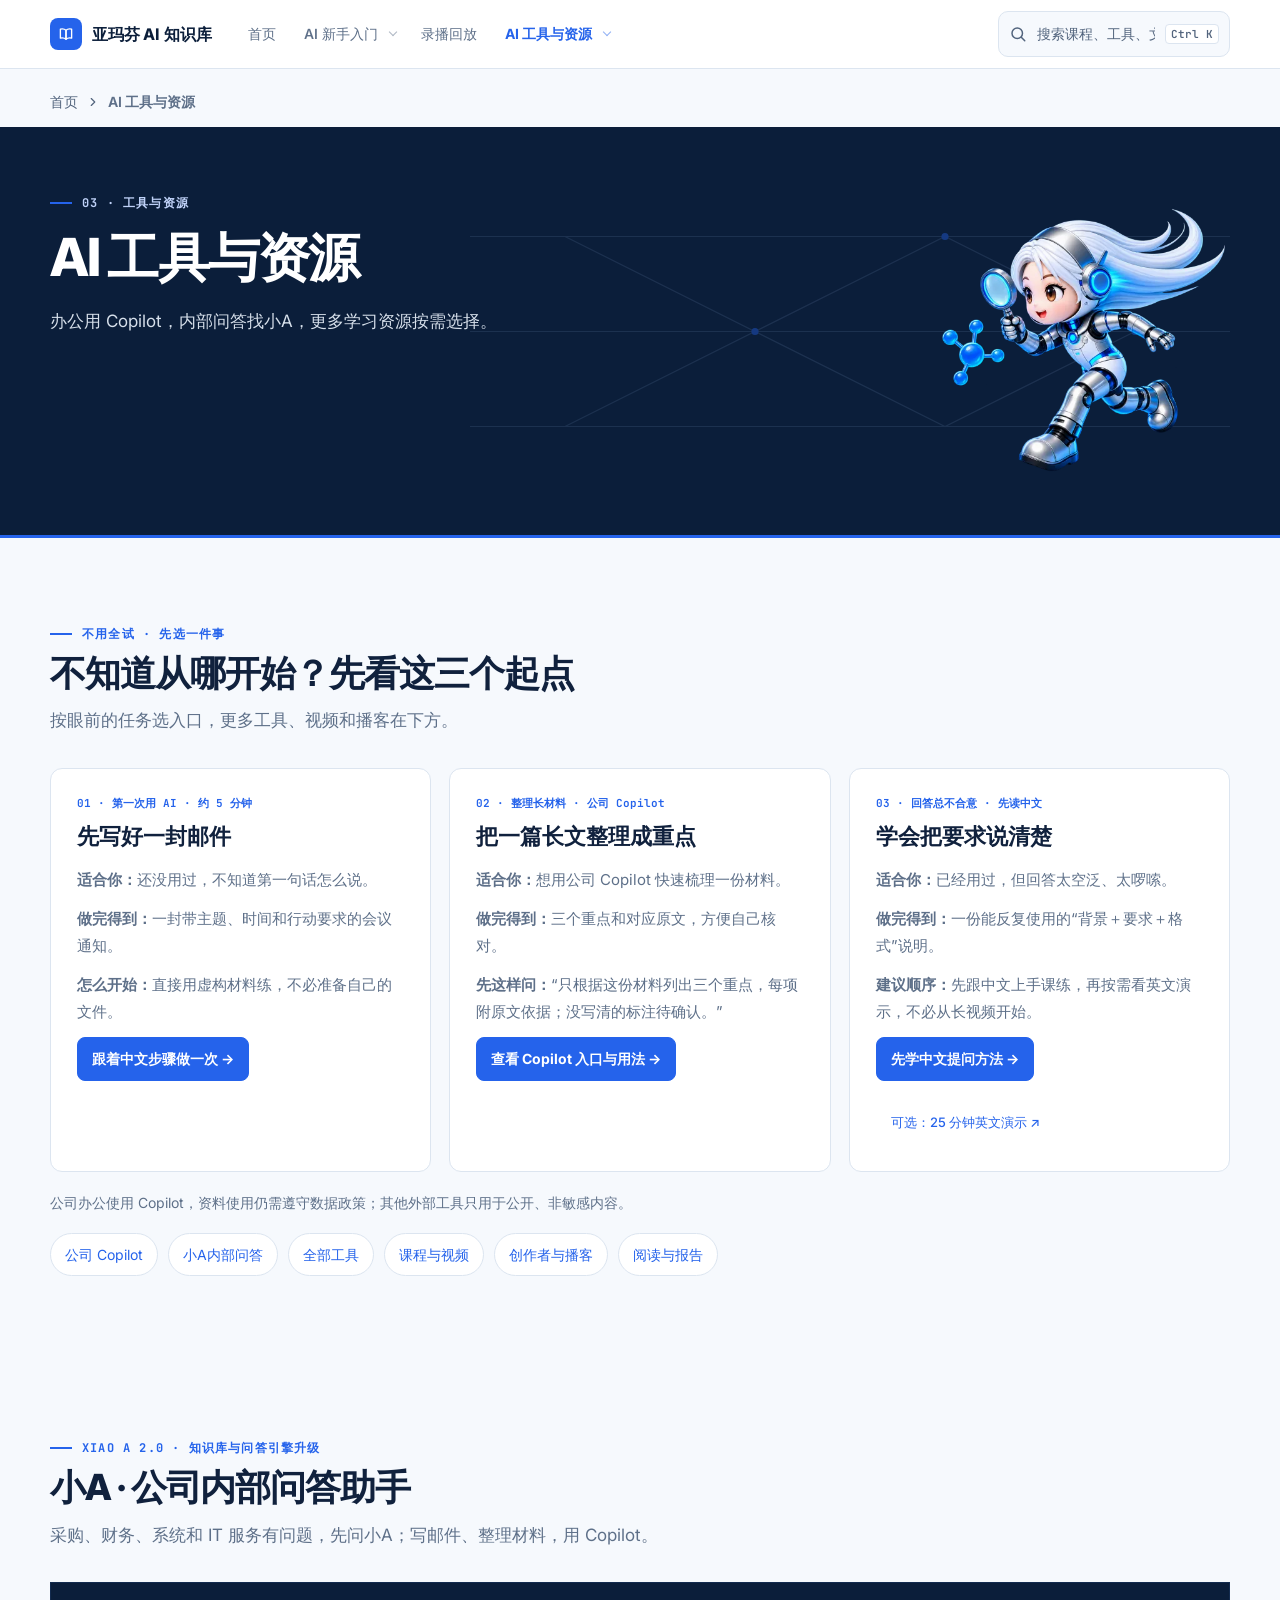
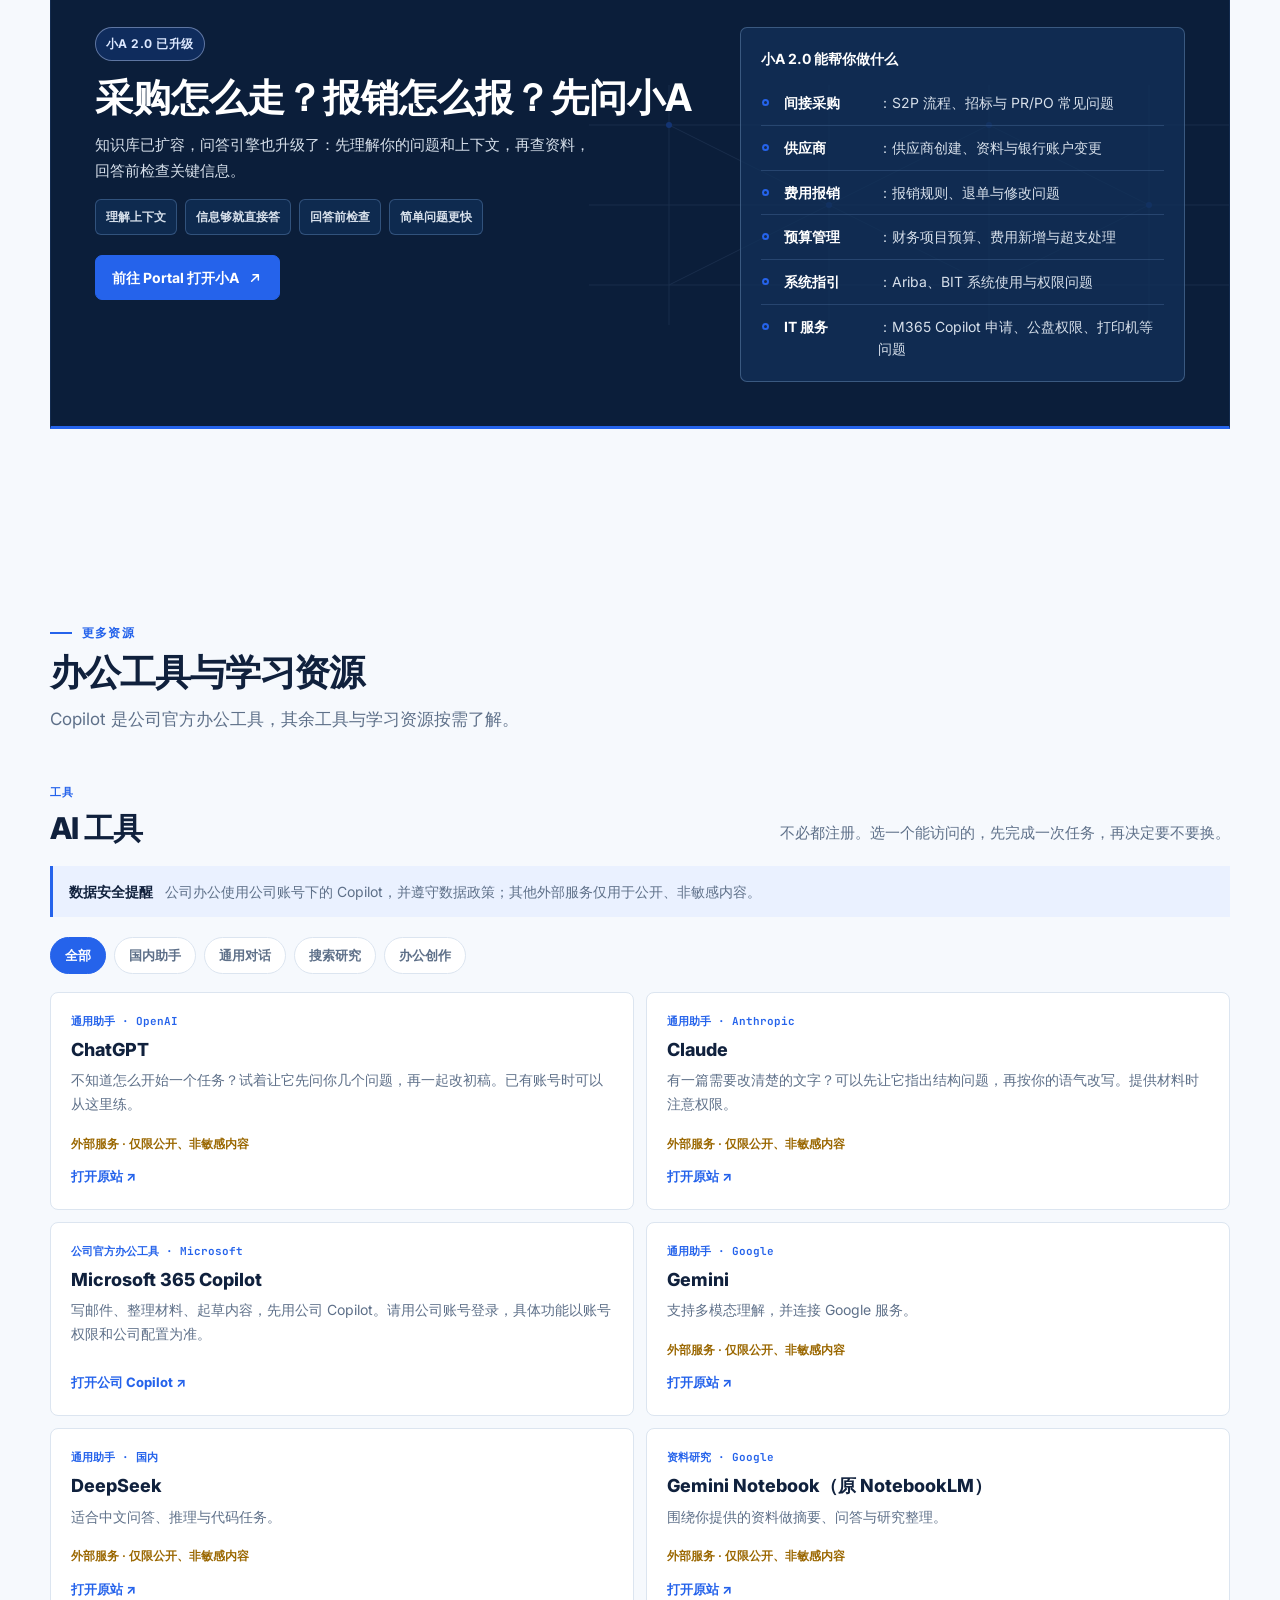
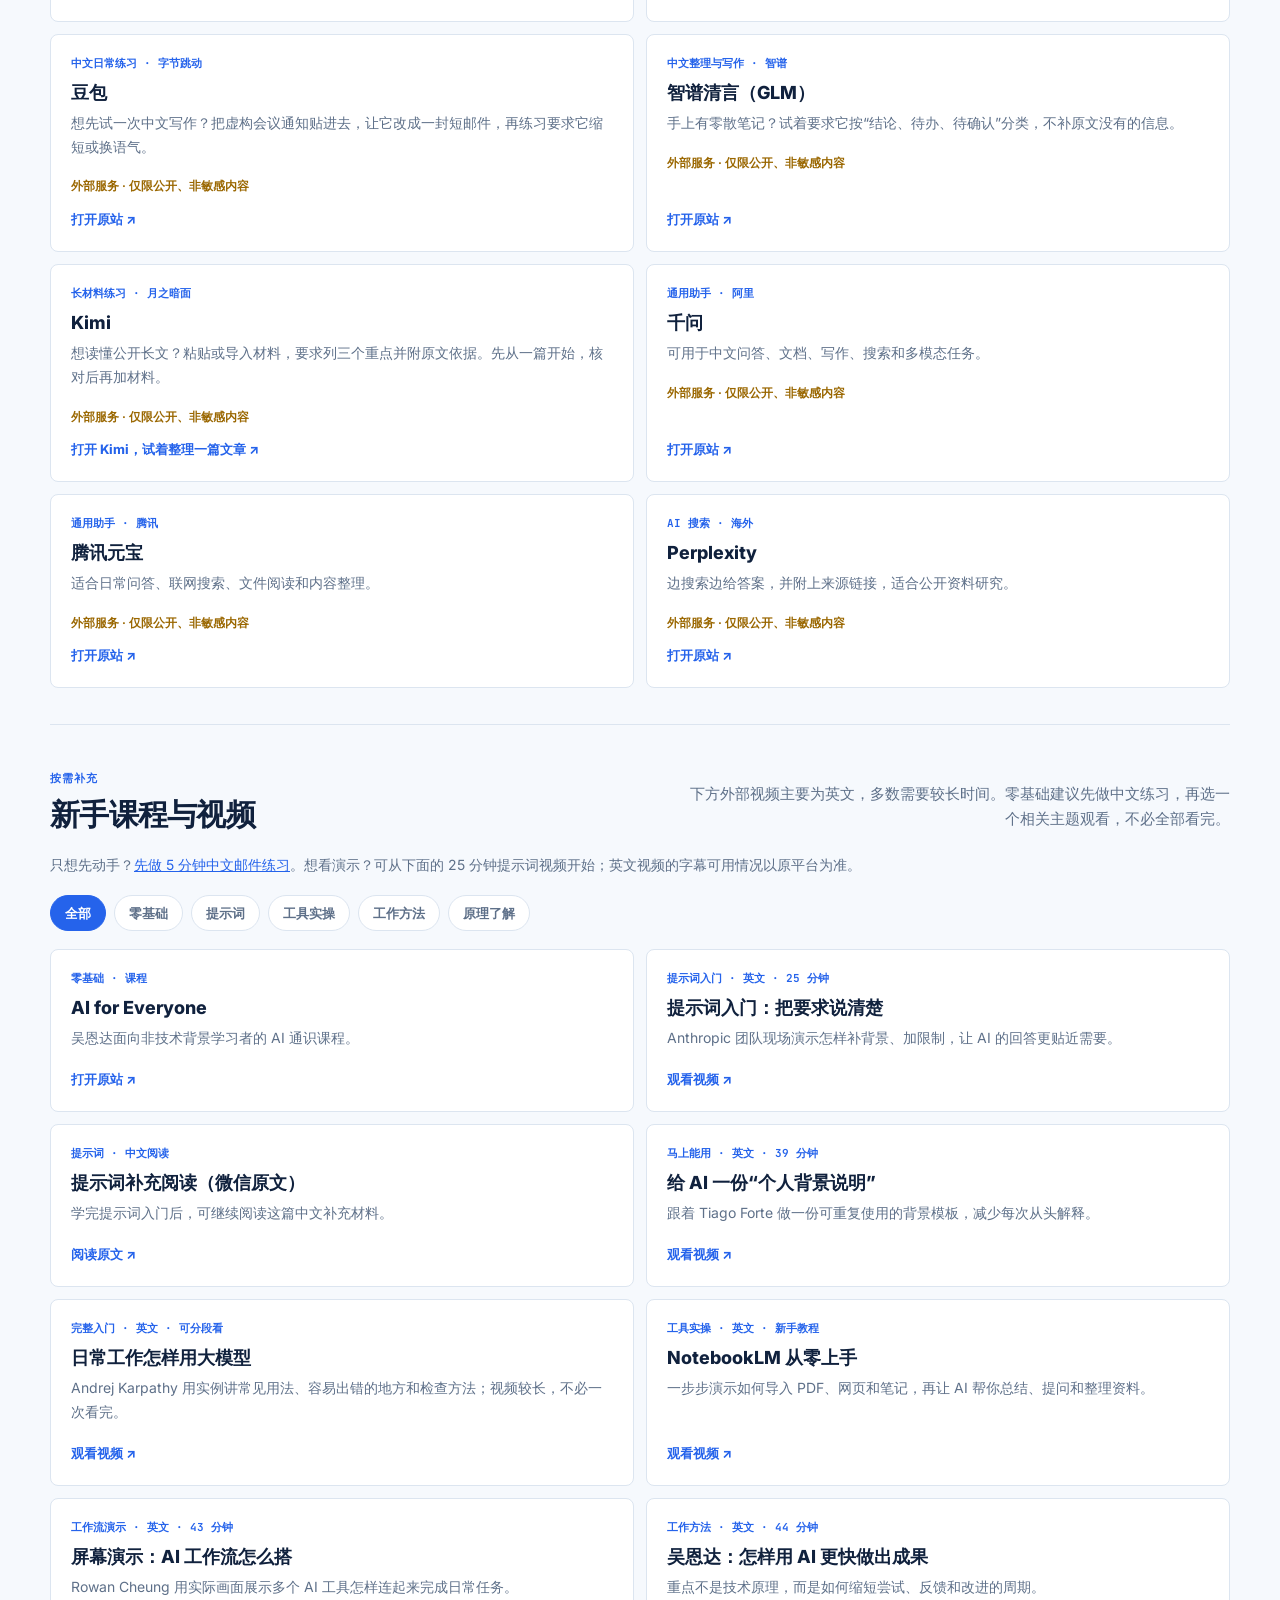
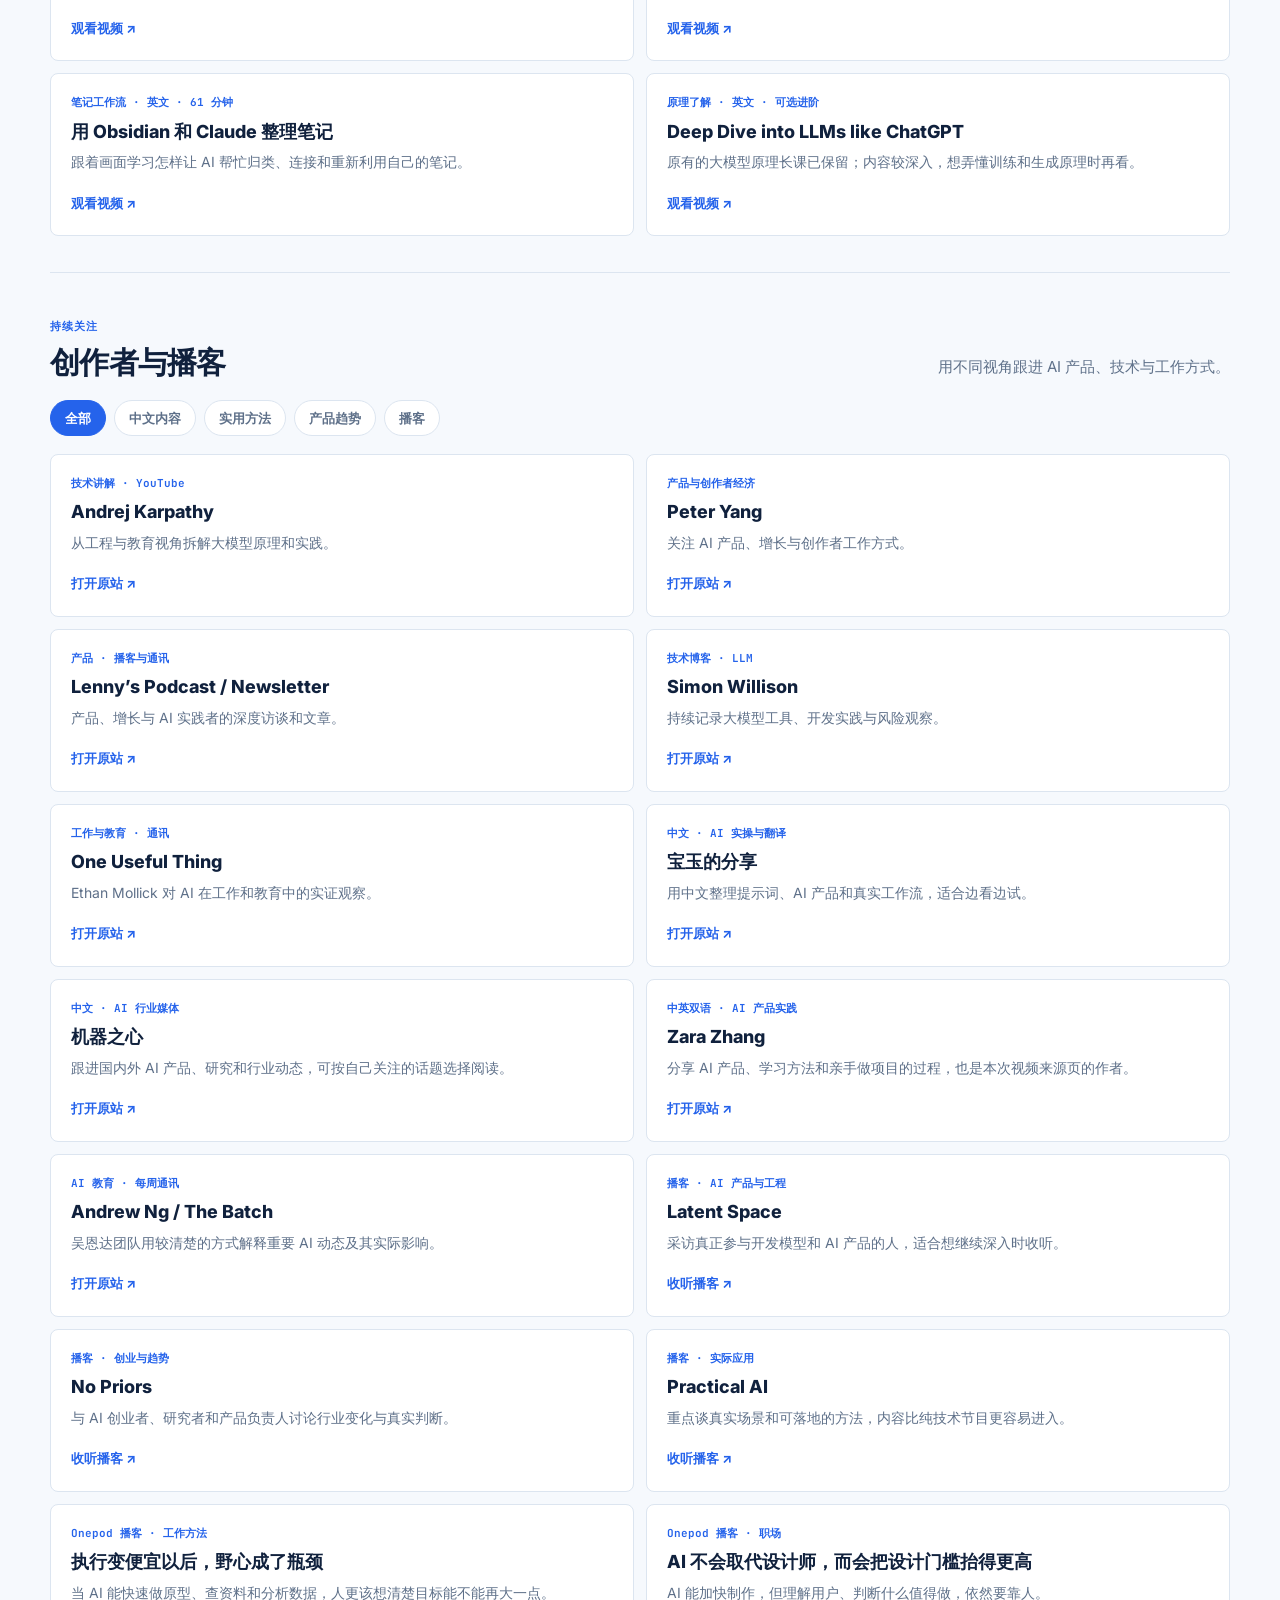
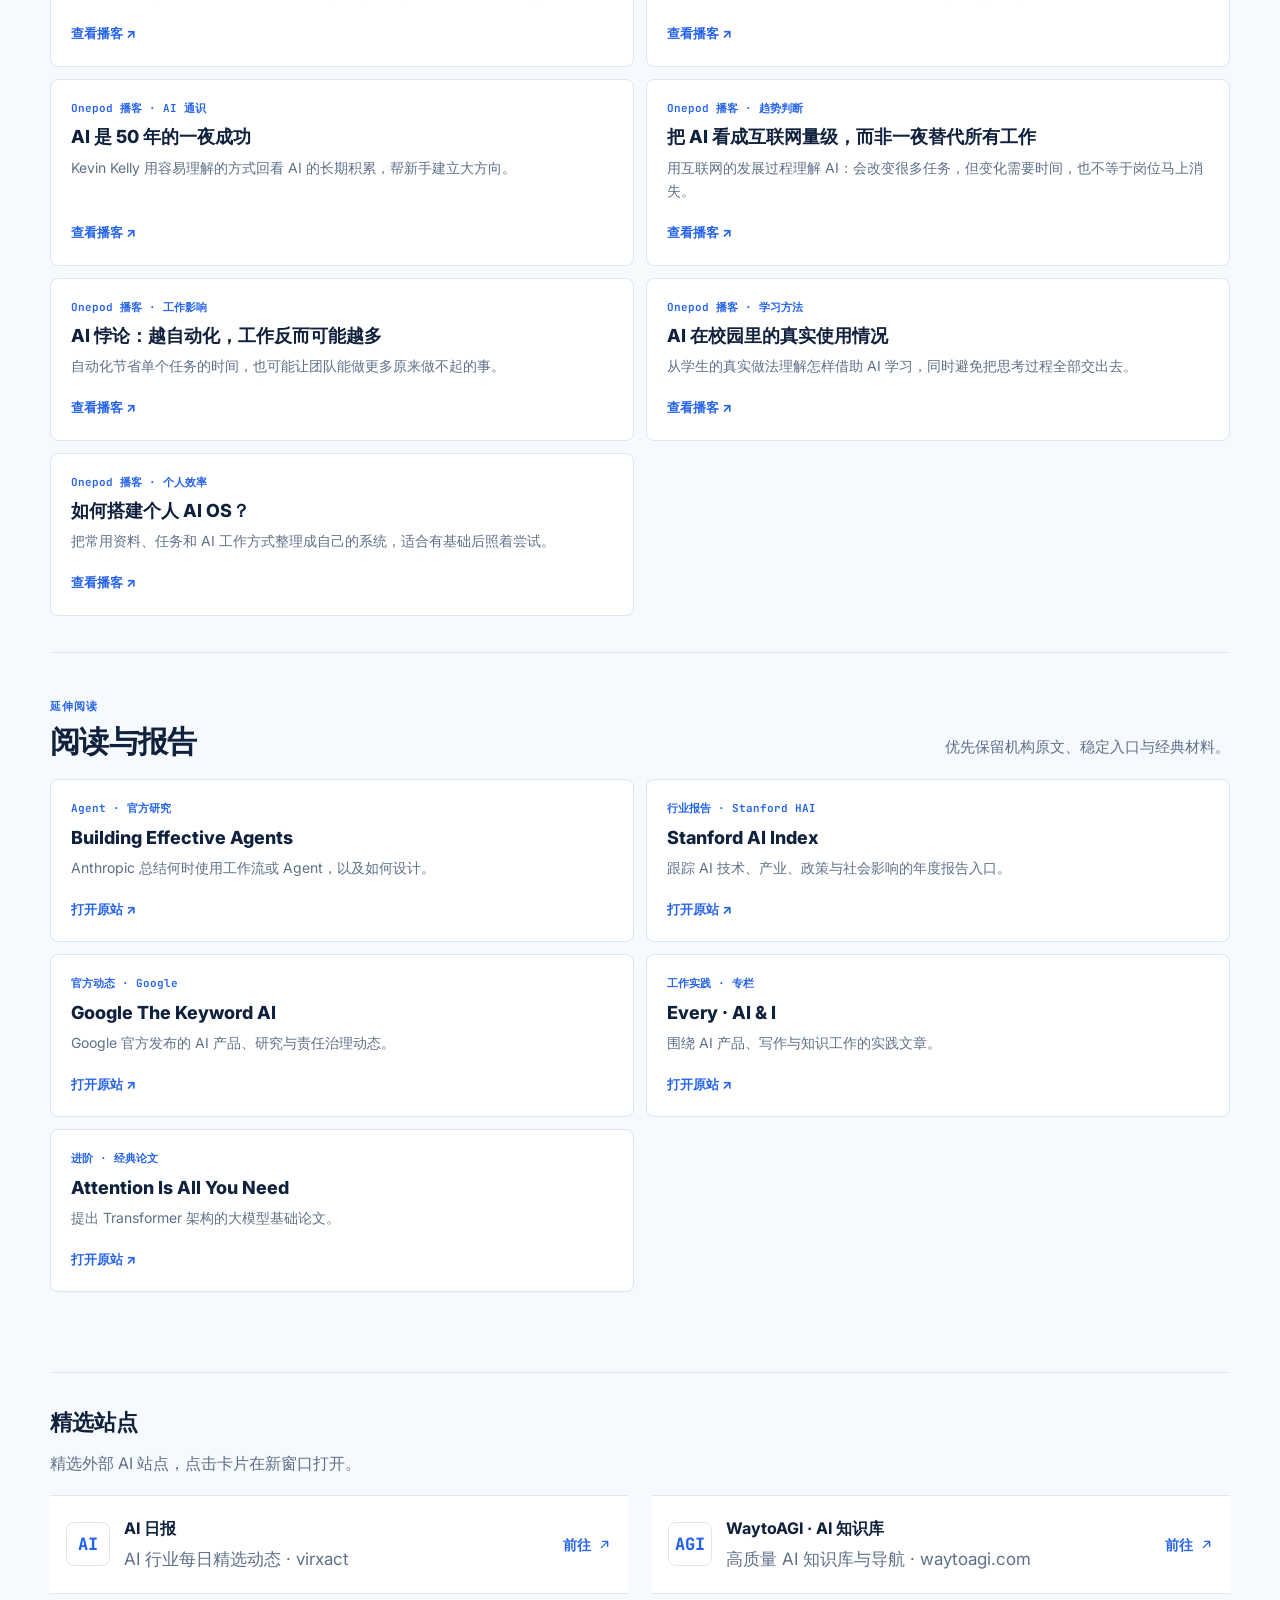
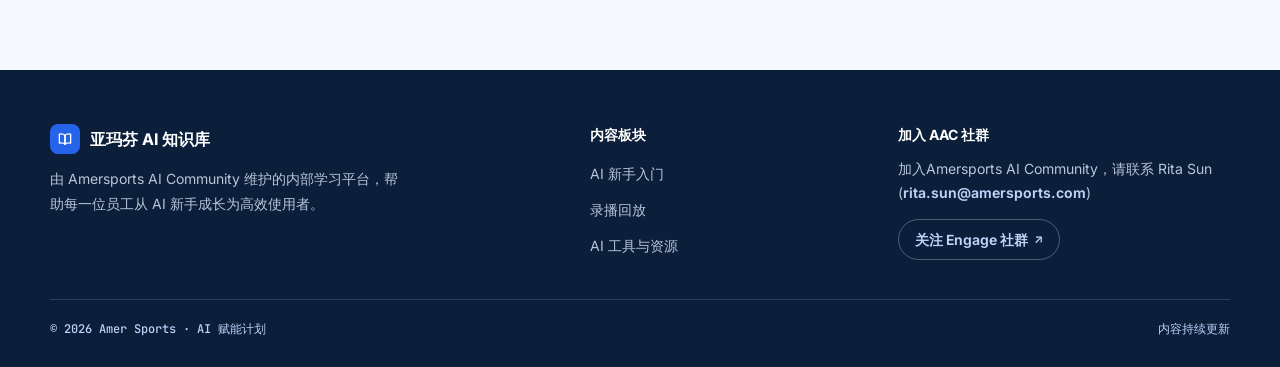
<file: resources.html>
<!DOCTYPE html>
<html lang="zh-CN">
<head>
<meta charset="UTF-8" />
<meta name="viewport" content="width=device-width, initial-scale=1.0" />
<title>AI 工具与资源 · 亚玛芬 AI 知识库</title>
<link rel="preconnect" href="https://fonts.googleapis.com">
<link rel="preconnect" href="https://fonts.gstatic.com" crossorigin>
<link href="https://fonts.googleapis.com/css2?family=Inter:wght@400;500;600;700;800&family=Space+Grotesk:wght@500;600;700&family=JetBrains+Mono:wght@500;700&display=swap" rel="stylesheet">
<link rel="stylesheet" href="style.css?v=20260907-core">
</head>
<body>

<!-- ========== 顶部导航 ========== -->
<header class="topbar" id="topbar">
  <div class="topbar-inner">
    <a class="brand" href="index.html">
      <span class="logo"><svg data-brand-icon="knowledge-book" aria-hidden="true" viewBox="0 0 24 24" fill="none" stroke-width="1.8" stroke-linecap="round" stroke-linejoin="round"><path d="M4.5 5.5c3.1-.8 5.6-.2 7.5 1.5v12c-1.9-1.7-4.4-2.3-7.5-1.5z"/><path d="M19.5 5.5c-3.1-.8-5.6-.2-7.5 1.5v12c1.9-1.7 4.4-2.3 7.5-1.5z"/></svg></span>
      亚玛芬 AI 知识库
    </a>
    <button class="nav-toggle" type="button" aria-label="打开主导航" aria-expanded="false" aria-controls="primaryNav">
      <span></span><span></span><span></span><span class="sr-only">打开导航</span>
    </button>
    <nav class="nav-links" id="primaryNav">
      <a href="index.html" >首页</a>
      <div class="nav-dropdown">
        <a href="learn.html">AI 新手入门</a>
        <div class="nav-dropdown-menu">
          <a href="learn.html#quick-start">5 分钟邮件上手</a>
          <a href="progress.html">学习进度</a>
          <a href="learn.html#route-concept">概念学习</a>
          <a href="learn.html#learning-hub">上手学习</a>
          <a href="learn.html#learningFaqTitle">小白三千问</a>
        </div>
      </div>
      <a href="video.html">录播回放</a>
      <div class="nav-dropdown">
        <a href="resources.html" class="active">AI 工具与资源</a>
        <div class="nav-dropdown-menu">
          <a href="resources.html#resource-start">三个推荐起点</a>
          <a href="resources.html#xiaoa">小A内部问答</a>
          <a href="resources.html#tools">推荐工具</a>
          <a href="resources.html#courses">精选课程</a>
          <a href="resources.html#creators">创作者与播客</a>
          <a href="resources.html#reading">延伸阅读</a>
        </div>
      </div>
    </nav>
    <div class="nav-right">
      <div class="search-wrap" id="searchWrap">
        <div class="search-box" id="searchBox">
          <svg viewBox="0 0 24 24" fill="none" stroke-width="2" stroke-linecap="round"><circle cx="11" cy="11" r="7"/><path d="M21 21l-4.3-4.3"/></svg>
          <input id="searchInput" type="text" aria-label="搜索课程、工具和文章" placeholder="搜索课程、工具、文章…" autocomplete="off">
          <span class="kbd">Ctrl K</span>
        </div>
        <div class="search-drop" id="searchDrop"></div>
      </div>
    </div>
  </div>
</header>

<!-- ========== 面包屑 ========== -->
<nav class="crumb">
  <a href="index.html">首页</a>
  <svg viewBox="0 0 24 24" fill="none" stroke-width="2" stroke-linecap="round" stroke-linejoin="round"><path d="M9 6l6 6-6 6"/></svg>
  <span class="cur">AI 工具与资源</span>
</nav>

<main>
<!-- ========== 板块 Hero ========== -->
<section class="board-hero resources-hero">
  <div class="container">
    <div class="hero-grid" aria-hidden="true"></div>
    <div class="bh-left reveal">
      <div class="bh-tag">03 · 工具与资源</div>
      <h1>AI 工具与资源</h1>
      <p>办公用 Copilot，内部问答找小A，更多学习资源按需选择。</p>
    </div>
    <div class="hero-mascot reveal">
      <picture>
        <source srcset="img/xiaoa-resources-480.webp" type="image/webp">
        <img src="img/xiaoa-resources.png" alt="使用放大镜探索 AI 工具的小A" width="480" height="444" fetchpriority="high" decoding="async">
      </picture>
    </div>
  </div>
</section>

<!-- ========== 小A 智能助手 · 公司内部 ========== -->
<section class="section resource-start" id="resource-start" aria-labelledby="resourceStartTitle">
  <div class="container">
    <div class="section-head"><div><div class="tag">不用全试 · 先选一件事</div><h2 id="resourceStartTitle">不知道从哪开始？先看这三个起点</h2><p class="desc">按眼前的任务选入口，更多工具、视频和播客在下方。</p></div></div>
    <div class="resource-start-grid">
      <article class="resource-start-card"><span class="resource-tag">01 · 第一次用 AI · 约 5 分钟</span><h3>先写好一封邮件</h3><p><b>适合你：</b>还没用过，不知道第一句话怎么说。</p><p><b>做完得到：</b>一封带主题、时间和行动要求的会议通知。</p><p><b>怎么开始：</b>直接用虚构材料练，不必准备自己的文件。</p><a href="learn.html#quick-start">跟着中文步骤做一次 →</a></article>
      <article class="resource-start-card"><span class="resource-tag">02 · 整理长材料 · 公司 Copilot</span><h3>把一篇长文整理成重点</h3><p><b>适合你：</b>想用公司 Copilot 快速梳理一份材料。</p><p><b>做完得到：</b>三个重点和对应原文，方便自己核对。</p><p><b>先这样问：</b>“只根据这份材料列出三个重点，每项附原文依据；没写清的标注待确认。”</p><a href="#tool-copilot">查看 Copilot 入口与用法 →</a></article>
      <article class="resource-start-card"><span class="resource-tag">03 · 回答总不合意 · 先读中文</span><h3>学会把要求说清楚</h3><p><b>适合你：</b>已经用过，但回答太空泛、太啰嗦。</p><p><b>做完得到：</b>一份能反复使用的“背景＋要求＋格式”说明。</p><p><b>建议顺序：</b>先跟中文上手课练，再按需看英文演示，不必从长视频开始。</p><a href="detail.html?type=learn&amp;id=ai-prompting">先学中文提问方法 →</a><a class="resource-start-secondary" href="https://www.youtube.com/watch?v=ysPbXH0LpIE" target="_blank" rel="noopener noreferrer">可选：25 分钟英文演示 ↗</a></article>
    </div>
    <p class="resource-start-note">公司办公使用 Copilot，资料使用仍需遵守数据政策；其他外部工具只用于公开、非敏感内容。</p>
    <nav class="resource-jump-links" aria-label="直接找资源"><a href="#tool-copilot">公司 Copilot</a><a href="#xiaoa">小A内部问答</a><a href="#tools">全部工具</a><a href="#courses">课程与视频</a><a href="#creators">创作者与播客</a><a href="#reading">阅读与报告</a></nav>
  </div>
</section>
<section class="section xiaoa-section" id="xiaoa">
  <div class="container">
    <div class="section-head">
      <div>
        <div class="tag">XIAO A 2.0 · 知识库与问答引擎升级</div>
        <h2>小A · 公司内部问答助手</h2>
        <p class="desc">采购、财务、系统和 IT 服务有问题，先问小A；写邮件、整理材料，用 Copilot。</p>
      </div>
    </div>

    <div class="xa-hero">
      <div class="xh-text">
        <span class="xh-upgrade-badge">小A 2.0 已升级</span>
        <h3>采购怎么走？报销怎么报？先问小A</h3>
        <p class="xh-note">知识库已扩容，问答引擎也升级了：先理解你的问题和上下文，再查资料，回答前检查关键信息。</p>
        <div class="xh-upgrade-points" aria-label="小A 2.0问答体验升级">
          <span>理解上下文</span><span>信息够就直接答</span><span>回答前检查</span><span>简单问题更快</span>
        </div>
        <a class="xh-cta" href="https://portal.amersports.cn/portal/indexs" target="_blank" rel="noopener">前往 Portal 打开小A<svg viewBox="0 0 24 24" fill="none" stroke-width="2.2" stroke-linecap="round" stroke-linejoin="round" aria-hidden="true"><path d="M7 17L17 7M9 7h8v8"/></svg></a>
      </div>
      <div class="xh-side">
        <h4>小A 2.0 能帮你做什么</h4>
        <ul>
          <li><b>间接采购</b>：S2P 流程、招标与 PR/PO 常见问题</li>
          <li><b>供应商</b>：供应商创建、资料与银行账户变更</li>
          <li><b>费用报销</b>：报销规则、退单与修改问题</li>
          <li><b>预算管理</b>：财务项目预算、费用新增与超支处理</li>
          <li><b>系统指引</b>：Ariba、BIT 系统使用与权限问题</li>
          <li><b>IT 服务</b>：M365 Copilot 申请、公盘权限、打印机等问题</li>
        </ul>
      </div>
    </div>

  </div>
</section>

<!-- ========== 外部 AI 学习资源 ========== -->
<section class="section external-resources">
  <div class="container">
    <div class="section-head">
      <div>
        <div class="tag">更多资源</div>
        <h2>办公工具与学习资源</h2>
        <p class="desc">Copilot 是公司官方办公工具，其余工具与学习资源按需了解。</p>
      </div>
    </div>

    <section class="resource-section" id="tools" aria-labelledby="tools-title">
      <div class="resource-section-head">
        <div><span class="resource-kicker">工具</span><h3 id="tools-title">AI 工具</h3></div>
        <p>不必都注册。选一个能访问的，先完成一次任务，再决定要不要换。</p>
      </div>
      <div class="resource-safety" role="note"><strong>数据安全提醒</strong><span>公司办公使用公司账号下的 Copilot，并遵守数据政策；其他外部服务仅用于公开、非敏感内容。</span></div>
      <div class="resource-filters" data-resource-filter="tools" aria-label="筛选 AI 工具">
        <button type="button" data-filter-value="all" aria-pressed="true">全部</button>
        <button type="button" data-filter-value="cn" aria-pressed="false">国内助手</button>
        <button type="button" data-filter-value="chat" aria-pressed="false">通用对话</button>
        <button type="button" data-filter-value="research" aria-pressed="false">搜索研究</button>
        <button type="button" data-filter-value="office" aria-pressed="false">办公创作</button>
      </div>
      <div class="resource-grid">
        <a class="resource-card reveal" data-resource-group="tools" data-resource-category="chat office" href="https://chatgpt.com/" target="_blank" rel="noopener noreferrer"><span class="resource-tag">通用助手 · OpenAI</span><h4>ChatGPT</h4><p>不知道怎么开始一个任务？试着让它先问你几个问题，再一起改初稿。已有账号时可以从这里练。</p><span class="resource-safety-tag">外部服务 · 仅限公开、非敏感内容</span><span class="resource-go">打开原站</span></a>
        <a class="resource-card reveal" data-resource-group="tools" data-resource-category="chat office" href="https://claude.ai/" target="_blank" rel="noopener noreferrer"><span class="resource-tag">通用助手 · Anthropic</span><h4>Claude</h4><p>有一篇需要改清楚的文字？可以先让它指出结构问题，再按你的语气改写。提供材料时注意权限。</p><span class="resource-safety-tag">外部服务 · 仅限公开、非敏感内容</span><span class="resource-go">打开原站</span></a>
        <a id="tool-copilot" class="resource-card reveal" data-resource-group="tools" data-resource-category="chat research office" href="https://m365.cloud.microsoft/chat" target="_blank" rel="noopener noreferrer"><span class="resource-tag">公司官方办公工具 · Microsoft</span><h4>Microsoft 365 Copilot</h4><p>写邮件、整理材料、起草内容，先用公司 Copilot。请用公司账号登录，具体功能以账号权限和公司配置为准。</p><span class="resource-go">打开公司 Copilot</span></a>
        <a class="resource-card reveal" data-resource-group="tools" data-resource-category="chat research office" href="https://gemini.google.com/" target="_blank" rel="noopener noreferrer"><span class="resource-tag">通用助手 · Google</span><h4>Gemini</h4><p>支持多模态理解，并连接 Google 服务。</p><span class="resource-safety-tag">外部服务 · 仅限公开、非敏感内容</span><span class="resource-go">打开原站</span></a>
        <a class="resource-card reveal" data-resource-group="tools" data-resource-category="cn chat" href="https://chat.deepseek.com/" target="_blank" rel="noopener noreferrer"><span class="resource-tag">通用助手 · 国内</span><h4>DeepSeek</h4><p>适合中文问答、推理与代码任务。</p><span class="resource-safety-tag">外部服务 · 仅限公开、非敏感内容</span><span class="resource-go">打开原站</span></a>
        <a class="resource-card reveal" data-resource-group="tools" data-resource-category="research office" href="https://notebooklm.google.com/" target="_blank" rel="noopener noreferrer"><span class="resource-tag">资料研究 · Google</span><h4>Gemini Notebook（原 NotebookLM）</h4><p>围绕你提供的资料做摘要、问答与研究整理。</p><span class="resource-safety-tag">外部服务 · 仅限公开、非敏感内容</span><span class="resource-go">打开原站</span></a>
        <a class="resource-card reveal" data-resource-group="tools" data-resource-category="cn chat office" href="https://www.doubao.com/" target="_blank" rel="noopener noreferrer"><span class="resource-tag">中文日常练习 · 字节跳动</span><h4>豆包</h4><p>想先试一次中文写作？把虚构会议通知贴进去，让它改成一封短邮件，再练习要求它缩短或换语气。</p><span class="resource-safety-tag">外部服务 · 仅限公开、非敏感内容</span><span class="resource-go">打开原站</span></a>
        <a class="resource-card reveal" data-resource-group="tools" data-resource-category="cn chat office" href="https://chatglm.cn/" target="_blank" rel="noopener noreferrer"><span class="resource-tag">中文整理与写作 · 智谱</span><h4>智谱清言（GLM）</h4><p>手上有零散笔记？试着要求它按“结论、待办、待确认”分类，不补原文没有的信息。</p><span class="resource-safety-tag">外部服务 · 仅限公开、非敏感内容</span><span class="resource-go">打开原站</span></a>
        <a id="tool-kimi" class="resource-card reveal" data-resource-group="tools" data-resource-category="cn chat research office" href="https://www.kimi.com/" target="_blank" rel="noopener noreferrer"><span class="resource-tag">长材料练习 · 月之暗面</span><h4>Kimi</h4><p>想读懂公开长文？粘贴或导入材料，要求列三个重点并附原文依据。先从一篇开始，核对后再加材料。</p><span class="resource-safety-tag">外部服务 · 仅限公开、非敏感内容</span><span class="resource-go">打开 Kimi，试着整理一篇文章</span></a>
        <a class="resource-card reveal" data-resource-group="tools" data-resource-category="cn chat research office" href="https://www.qianwen.com/" target="_blank" rel="noopener noreferrer"><span class="resource-tag">通用助手 · 阿里</span><h4>千问</h4><p>可用于中文问答、文档、写作、搜索和多模态任务。</p><span class="resource-safety-tag">外部服务 · 仅限公开、非敏感内容</span><span class="resource-go">打开原站</span></a>
        <a class="resource-card reveal" data-resource-group="tools" data-resource-category="cn chat research office" href="https://yuanbao.tencent.com/" target="_blank" rel="noopener noreferrer"><span class="resource-tag">通用助手 · 腾讯</span><h4>腾讯元宝</h4><p>适合日常问答、联网搜索、文件阅读和内容整理。</p><span class="resource-safety-tag">外部服务 · 仅限公开、非敏感内容</span><span class="resource-go">打开原站</span></a>
        <a class="resource-card reveal" data-resource-group="tools" data-resource-category="research" href="https://www.perplexity.ai/" target="_blank" rel="noopener noreferrer"><span class="resource-tag">AI 搜索 · 海外</span><h4>Perplexity</h4><p>边搜索边给答案，并附上来源链接，适合公开资料研究。</p><span class="resource-safety-tag">外部服务 · 仅限公开、非敏感内容</span><span class="resource-go">打开原站</span></a>
      </div>
    </section>

    <section class="resource-section" id="courses" aria-labelledby="courses-title">
      <div class="resource-section-head"><div><span class="resource-kicker">按需补充</span><h3 id="courses-title">新手课程与视频</h3></div><p>下方外部视频主要为英文，多数需要较长时间。零基础建议先做中文练习，再选一个相关主题观看，不必全部看完。</p></div>
      <p class="resource-start-note">只想先动手？<a href="learn.html#quick-start">先做 5 分钟中文邮件练习</a>。想看演示？可从下面的 25 分钟提示词视频开始；英文视频的字幕可用情况以原平台为准。</p>
      <div class="resource-filters" data-resource-filter="courses" aria-label="筛选课程与视频">
        <button type="button" data-filter-value="all" aria-pressed="true">全部</button>
        <button type="button" data-filter-value="basics" aria-pressed="false">零基础</button>
        <button type="button" data-filter-value="prompt" aria-pressed="false">提示词</button>
        <button type="button" data-filter-value="tool" aria-pressed="false">工具实操</button>
        <button type="button" data-filter-value="workflow" aria-pressed="false">工作方法</button>
        <button type="button" data-filter-value="theory" aria-pressed="false">原理了解</button>
      </div>
      <div class="resource-grid">
        <a class="resource-card reveal" data-resource-group="courses" data-resource-category="basics" href="https://www.coursera.org/learn/ai-for-everyone" target="_blank" rel="noopener noreferrer"><span class="resource-tag">零基础 · 课程</span><h4>AI for Everyone</h4><p>吴恩达面向非技术背景学习者的 AI 通识课程。</p><span class="resource-go">打开原站</span></a>
        <a class="resource-card reveal" data-resource-group="courses" data-resource-category="basics prompt" href="https://www.youtube.com/watch?v=ysPbXH0LpIE" target="_blank" rel="noopener noreferrer"><span class="resource-tag">提示词入门 · 英文 · 25 分钟</span><h4>提示词入门：把要求说清楚</h4><p>Anthropic 团队现场演示怎样补背景、加限制，让 AI 的回答更贴近需要。</p><span class="resource-go">观看视频</span></a>
        <a class="resource-card reveal" data-resource-group="courses" data-resource-category="basics prompt" href="https://mp.weixin.qq.com/s/YW_dqTJCauDg_7Kql-ZrXw" target="_blank" rel="noopener noreferrer"><span class="resource-tag">提示词 · 中文阅读</span><h4>提示词补充阅读（微信原文）</h4><p>学完提示词入门后，可继续阅读这篇中文补充材料。</p><span class="resource-go">阅读原文</span></a>
        <a class="resource-card reveal" data-resource-group="courses" data-resource-category="prompt workflow" href="https://www.youtube.com/watch?v=_K_F_icxtrI" target="_blank" rel="noopener noreferrer"><span class="resource-tag">马上能用 · 英文 · 39 分钟</span><h4>给 AI 一份“个人背景说明”</h4><p>跟着 Tiago Forte 做一份可重复使用的背景模板，减少每次从头解释。</p><span class="resource-go">观看视频</span></a>
        <a class="resource-card reveal" data-resource-group="courses" data-resource-category="basics workflow" href="https://www.youtube.com/watch?v=EWvNQjAaOHw" target="_blank" rel="noopener noreferrer"><span class="resource-tag">完整入门 · 英文 · 可分段看</span><h4>日常工作怎样用大模型</h4><p>Andrej Karpathy 用实例讲常见用法、容易出错的地方和检查方法；视频较长，不必一次看完。</p><span class="resource-go">观看视频</span></a>
        <a class="resource-card reveal" data-resource-group="courses" data-resource-category="tool workflow" href="https://www.youtube.com/watch?v=uSVBfyHBiDU" target="_blank" rel="noopener noreferrer"><span class="resource-tag">工具实操 · 英文 · 新手教程</span><h4>NotebookLM 从零上手</h4><p>一步步演示如何导入 PDF、网页和笔记，再让 AI 帮你总结、提问和整理资料。</p><span class="resource-go">观看视频</span></a>
        <a class="resource-card reveal" data-resource-group="courses" data-resource-category="tool workflow" href="https://www.youtube.com/watch?v=4aOeju76me4" target="_blank" rel="noopener noreferrer"><span class="resource-tag">工作流演示 · 英文 · 43 分钟</span><h4>屏幕演示：AI 工作流怎么搭</h4><p>Rowan Cheung 用实际画面展示多个 AI 工具怎样连起来完成日常任务。</p><span class="resource-go">观看视频</span></a>
        <a class="resource-card reveal" data-resource-group="courses" data-resource-category="workflow" href="https://www.youtube.com/watch?v=RNJCfif1dPY" target="_blank" rel="noopener noreferrer"><span class="resource-tag">工作方法 · 英文 · 44 分钟</span><h4>吴恩达：怎样用 AI 更快做出成果</h4><p>重点不是技术原理，而是如何缩短尝试、反馈和改进的周期。</p><span class="resource-go">观看视频</span></a>
        <a class="resource-card reveal" data-resource-group="courses" data-resource-category="tool workflow" href="https://www.youtube.com/watch?v=d7Pb73dbcIM" target="_blank" rel="noopener noreferrer"><span class="resource-tag">笔记工作流 · 英文 · 61 分钟</span><h4>用 Obsidian 和 Claude 整理笔记</h4><p>跟着画面学习怎样让 AI 帮忙归类、连接和重新利用自己的笔记。</p><span class="resource-go">观看视频</span></a>
        <a class="resource-card reveal" data-resource-group="courses" data-resource-category="theory" href="https://www.youtube.com/watch?v=7xTGNNLPyMI" target="_blank" rel="noopener noreferrer"><span class="resource-tag">原理了解 · 英文 · 可选进阶</span><h4>Deep Dive into LLMs like ChatGPT</h4><p>原有的大模型原理长课已保留；内容较深入，想弄懂训练和生成原理时再看。</p><span class="resource-go">观看视频</span></a>
      </div>
    </section>

    <section class="resource-section" id="creators" aria-labelledby="creators-title">
      <div class="resource-section-head"><div><span class="resource-kicker">持续关注</span><h3 id="creators-title">创作者与播客</h3></div><p>用不同视角跟进 AI 产品、技术与工作方式。</p></div>
      <div class="resource-filters" data-resource-filter="creators" aria-label="筛选创作者与播客">
        <button type="button" data-filter-value="all" aria-pressed="true">全部</button>
        <button type="button" data-filter-value="zh" aria-pressed="false">中文内容</button>
        <button type="button" data-filter-value="practical" aria-pressed="false">实用方法</button>
        <button type="button" data-filter-value="product" aria-pressed="false">产品趋势</button>
        <button type="button" data-filter-value="podcast" aria-pressed="false">播客</button>
      </div>
      <div class="resource-grid">
        <a class="resource-card reveal" data-resource-group="creators" data-resource-category="practical" href="https://www.youtube.com/@AndrejKarpathy" target="_blank" rel="noopener noreferrer"><span class="resource-tag">技术讲解 · YouTube</span><h4>Andrej Karpathy</h4><p>从工程与教育视角拆解大模型原理和实践。</p><span class="resource-go">打开原站</span></a>
        <a class="resource-card reveal" data-resource-group="creators" data-resource-category="product practical" href="https://creatoreconomy.so/" target="_blank" rel="noopener noreferrer"><span class="resource-tag">产品与创作者经济</span><h4>Peter Yang</h4><p>关注 AI 产品、增长与创作者工作方式。</p><span class="resource-go">打开原站</span></a>
        <a class="resource-card reveal" data-resource-group="creators" data-resource-category="product podcast" href="https://www.lennysnewsletter.com/" target="_blank" rel="noopener noreferrer"><span class="resource-tag">产品 · 播客与通讯</span><h4>Lenny’s Podcast / Newsletter</h4><p>产品、增长与 AI 实践者的深度访谈和文章。</p><span class="resource-go">打开原站</span></a>
        <a class="resource-card reveal" data-resource-group="creators" data-resource-category="practical product" href="https://simonwillison.net/" target="_blank" rel="noopener noreferrer"><span class="resource-tag">技术博客 · LLM</span><h4>Simon Willison</h4><p>持续记录大模型工具、开发实践与风险观察。</p><span class="resource-go">打开原站</span></a>
        <a class="resource-card reveal" data-resource-group="creators" data-resource-category="practical" href="https://www.oneusefulthing.org/" target="_blank" rel="noopener noreferrer"><span class="resource-tag">工作与教育 · 通讯</span><h4>One Useful Thing</h4><p>Ethan Mollick 对 AI 在工作和教育中的实证观察。</p><span class="resource-go">打开原站</span></a>
        <a class="resource-card reveal" data-resource-group="creators" data-resource-category="zh practical product" href="https://www.baoyu.ai/" target="_blank" rel="noopener noreferrer"><span class="resource-tag">中文 · AI 实操与翻译</span><h4>宝玉的分享</h4><p>用中文整理提示词、AI 产品和真实工作流，适合边看边试。</p><span class="resource-go">打开原站</span></a>
        <a class="resource-card reveal" data-resource-group="creators" data-resource-category="zh product" href="https://www.jiqizhixin.com/" target="_blank" rel="noopener noreferrer"><span class="resource-tag">中文 · AI 行业媒体</span><h4>机器之心</h4><p>跟进国内外 AI 产品、研究和行业动态，可按自己关注的话题选择阅读。</p><span class="resource-go">打开原站</span></a>
        <a class="resource-card reveal" data-resource-group="creators" data-resource-category="zh practical product" href="https://zarazhang.com/" target="_blank" rel="noopener noreferrer"><span class="resource-tag">中英双语 · AI 产品实践</span><h4>Zara Zhang</h4><p>分享 AI 产品、学习方法和亲手做项目的过程，也是本次视频来源页的作者。</p><span class="resource-go">打开原站</span></a>
        <a class="resource-card reveal" data-resource-group="creators" data-resource-category="practical product" href="https://www.deeplearning.ai/the-batch/" target="_blank" rel="noopener noreferrer"><span class="resource-tag">AI 教育 · 每周通讯</span><h4>Andrew Ng / The Batch</h4><p>吴恩达团队用较清楚的方式解释重要 AI 动态及其实际影响。</p><span class="resource-go">打开原站</span></a>
        <a class="resource-card reveal" data-resource-group="creators" data-resource-category="podcast product" href="https://www.latent.space/podcast" target="_blank" rel="noopener noreferrer"><span class="resource-tag">播客 · AI 产品与工程</span><h4>Latent Space</h4><p>采访真正参与开发模型和 AI 产品的人，适合想继续深入时收听。</p><span class="resource-go">收听播客</span></a>
        <a class="resource-card reveal" data-resource-group="creators" data-resource-category="podcast product" href="https://www.youtube.com/@NoPriorsPodcast" target="_blank" rel="noopener noreferrer"><span class="resource-tag">播客 · 创业与趋势</span><h4>No Priors</h4><p>与 AI 创业者、研究者和产品负责人讨论行业变化与真实判断。</p><span class="resource-go">收听播客</span></a>
        <a class="resource-card reveal" data-resource-group="creators" data-resource-category="podcast practical" href="https://practicalai.show/" target="_blank" rel="noopener noreferrer"><span class="resource-tag">播客 · 实际应用</span><h4>Practical AI</h4><p>重点谈真实场景和可落地的方法，内容比纯技术节目更容易进入。</p><span class="resource-go">收听播客</span></a>
        <a class="resource-card reveal" data-resource-group="creators" data-resource-category="zh podcast practical product" href="https://onepod.site/p/AacXwsVEFi4kNBkWSeUccvahnSb/" target="_blank" rel="noopener noreferrer"><span class="resource-tag">Onepod 播客 · 工作方法</span><h4>执行变便宜以后，野心成了瓶颈</h4><p>当 AI 能快速做原型、查资料和分析数据，人更该想清楚目标能不能再大一点。</p><span class="resource-go">查看播客</span></a>
        <a class="resource-card reveal" data-resource-group="creators" data-resource-category="zh podcast practical product" href="https://onepod.site/p/ELkSwD6YeixT3rkmhLTcvl4AnRc/" target="_blank" rel="noopener noreferrer"><span class="resource-tag">Onepod 播客 · 职场</span><h4>AI 不会取代设计师，而会把设计门槛抬得更高</h4><p>AI 能加快制作，但理解用户、判断什么值得做，依然要靠人。</p><span class="resource-go">查看播客</span></a>
        <a class="resource-card reveal" data-resource-group="creators" data-resource-category="zh podcast product" href="https://onepod.site/p/Vz1WwGXr5ifL1RkhChIcAyrHnzd/" target="_blank" rel="noopener noreferrer"><span class="resource-tag">Onepod 播客 · AI 通识</span><h4>AI 是 50 年的一夜成功</h4><p>Kevin Kelly 用容易理解的方式回看 AI 的长期积累，帮新手建立大方向。</p><span class="resource-go">查看播客</span></a>
        <a class="resource-card reveal" data-resource-group="creators" data-resource-category="zh podcast product" href="https://onepod.site/p/VQ6gwNRIuixjrQkZSeSc7NBEnXe/" target="_blank" rel="noopener noreferrer"><span class="resource-tag">Onepod 播客 · 趋势判断</span><h4>把 AI 看成互联网量级，而非一夜替代所有工作</h4><p>用互联网的发展过程理解 AI：会改变很多任务，但变化需要时间，也不等于岗位马上消失。</p><span class="resource-go">查看播客</span></a>
        <a class="resource-card reveal" data-resource-group="creators" data-resource-category="zh podcast practical" href="https://onepod.site/p/ESD3woCOfiDo8mkg6o4cP4KPnVh/" target="_blank" rel="noopener noreferrer"><span class="resource-tag">Onepod 播客 · 工作影响</span><h4>AI 悖论：越自动化，工作反而可能越多</h4><p>自动化节省单个任务的时间，也可能让团队能做更多原来做不起的事。</p><span class="resource-go">查看播客</span></a>
        <a class="resource-card reveal" data-resource-group="creators" data-resource-category="zh podcast practical" href="https://onepod.site/p/UQudwg5xYiSaY4kYVaXckbVlnad/" target="_blank" rel="noopener noreferrer"><span class="resource-tag">Onepod 播客 · 学习方法</span><h4>AI 在校园里的真实使用情况</h4><p>从学生的真实做法理解怎样借助 AI 学习，同时避免把思考过程全部交出去。</p><span class="resource-go">查看播客</span></a>
        <a class="resource-card reveal" data-resource-group="creators" data-resource-category="zh podcast practical" href="https://onepod.site/p/Siu8wGaP0iJQpnk02Ioc0lVYnJd/" target="_blank" rel="noopener noreferrer"><span class="resource-tag">Onepod 播客 · 个人效率</span><h4>如何搭建个人 AI OS？</h4><p>把常用资料、任务和 AI 工作方式整理成自己的系统，适合有基础后照着尝试。</p><span class="resource-go">查看播客</span></a>
      </div>
    </section>

    <section class="resource-section" id="reading" aria-labelledby="reading-title">
      <div class="resource-section-head"><div><span class="resource-kicker">延伸阅读</span><h3 id="reading-title">阅读与报告</h3></div><p>优先保留机构原文、稳定入口与经典材料。</p></div>
      <div class="resource-grid">
        <a class="resource-card reveal" href="https://www.anthropic.com/research/building-effective-agents" target="_blank" rel="noopener noreferrer"><span class="resource-tag">Agent · 官方研究</span><h4>Building Effective Agents</h4><p>Anthropic 总结何时使用工作流或 Agent，以及如何设计。</p><span class="resource-go">打开原站</span></a>
        <a class="resource-card reveal" href="https://hai.stanford.edu/ai-index" target="_blank" rel="noopener noreferrer"><span class="resource-tag">行业报告 · Stanford HAI</span><h4>Stanford AI Index</h4><p>跟踪 AI 技术、产业、政策与社会影响的年度报告入口。</p><span class="resource-go">打开原站</span></a>
        <a class="resource-card reveal" href="https://blog.google/technology/ai/" target="_blank" rel="noopener noreferrer"><span class="resource-tag">官方动态 · Google</span><h4>Google The Keyword AI</h4><p>Google 官方发布的 AI 产品、研究与责任治理动态。</p><span class="resource-go">打开原站</span></a>
        <a class="resource-card reveal" href="https://every.to/ai-and-i" target="_blank" rel="noopener noreferrer"><span class="resource-tag">工作实践 · 专栏</span><h4>Every · AI &amp; I</h4><p>围绕 AI 产品、写作与知识工作的实践文章。</p><span class="resource-go">打开原站</span></a>
        <a class="resource-card reveal" href="https://arxiv.org/abs/1706.03762" target="_blank" rel="noopener noreferrer"><span class="resource-tag">进阶 · 经典论文</span><h4>Attention Is All You Need</h4><p>提出 Transformer 架构的大模型基础论文。</p><span class="resource-go">打开原站</span></a>
      </div>
    </section>

    <div class="external-sites" id="gateway">
      <div class="external-sites-head">
        <h3>精选站点</h3>
        <p>精选外部 AI 站点，点击卡片在新窗口打开。</p>
      </div>
      <div class="gate-home-grid">
        <a class="gate-home-card" href="https://aihot.virxact.com/daily" target="_blank" rel="noopener noreferrer">
          <span class="gh-icon">AI</span>
          <div>
            <div class="gh-name">AI 日报</div>
            <div class="gh-desc">AI 行业每日精选动态 · virxact</div>
          </div>
          <span class="gh-go">前往<svg viewBox="0 0 24 24" fill="none" stroke-width="2.2" stroke-linecap="round" stroke-linejoin="round" aria-hidden="true"><path d="M7 17L17 7M9 7h8v8"/></svg></span>
        </a>
        <a class="gate-home-card" href="https://www.waytoagi.com/zh" target="_blank" rel="noopener noreferrer">
          <span class="gh-icon">AGI</span>
          <div>
            <div class="gh-name">WaytoAGI · AI 知识库</div>
            <div class="gh-desc">高质量 AI 知识库与导航 · waytoagi.com</div>
          </div>
          <span class="gh-go">前往<svg viewBox="0 0 24 24" fill="none" stroke-width="2.2" stroke-linecap="round" stroke-linejoin="round" aria-hidden="true"><path d="M7 17L17 7M9 7h8v8"/></svg></span>
        </a>
      </div>
    </div>
  </div>
</section>
</main>

<!-- ========== 页脚 ========== -->
<footer class="footer">
  <div class="container">
    <div class="footer-grid">
      <div>
        <div class="f-brand">
          <span class="logo"><svg data-brand-icon="knowledge-book" aria-hidden="true" viewBox="0 0 24 24" fill="none" stroke-width="1.8" stroke-linecap="round" stroke-linejoin="round"><path d="M4.5 5.5c3.1-.8 5.6-.2 7.5 1.5v12c-1.9-1.7-4.4-2.3-7.5-1.5z"/><path d="M19.5 5.5c-3.1-.8-5.6-.2-7.5 1.5v12c1.9-1.7 4.4-2.3 7.5-1.5z"/></svg></span>
          亚玛芬 AI 知识库
        </div>
        <p class="f-desc">由 Amersports AI Community 维护的内部学习平台，帮助每一位员工从 AI 新手成长为高效使用者。</p>
      </div>
      <div>
        <h2 class="footer-heading">内容板块</h2>
        <ul>
          <li><a href="learn.html">AI 新手入门</a></li>
          <li><a href="video.html">录播回放</a></li>
          <li><a href="resources.html">AI 工具与资源</a></li>
        </ul>
      </div>
      <div class="footer-community" role="region" aria-labelledby="footer-community-title">
        <h2 class="footer-heading" id="footer-community-title">加入 AAC 社群</h2>
        <p class="footer-community-copy">加入Amersports AI Community，请联系 Rita Sun <span class="f-contact">(<a class="footer-community-email" href="mailto:rita.sun@amersports.com">rita.sun@amersports.com</a>)</span></p>
        <a class="footer-community-engage" href="https://engage.cloud.microsoft/main/org/amersports.com/groups/eyJfdHlwZSI6Ikdyb3VwIiwiaWQiOiIyNDYzMDY1NzAyNDAifQ" target="_blank" rel="noopener noreferrer">关注 Engage 社群</a>
      </div>
    </div>
    <div class="footer-bottom">
      <span>© 2026 Amer Sports · AI 赋能计划</span>
      <span>内容持续更新</span>
    </div>
  </div>
</footer>

<script>
(function(){
  var filterBars = document.querySelectorAll('[data-resource-filter]');
  for(var groupIndex=0;groupIndex<filterBars.length;groupIndex++){
    (function(filterBar){
      var group = filterBar.getAttribute('data-resource-filter');
      var buttons = filterBar.querySelectorAll('[data-filter-value]');
      var cards = document.querySelectorAll('[data-resource-group="' + group + '"]');
      filterBar.addEventListener('click', function(event){
        var button = event.target.closest('[data-filter-value]');
        if(!button || !filterBar.contains(button)) return;
        var selected = button.getAttribute('data-filter-value');
        for(var buttonIndex=0;buttonIndex<buttons.length;buttonIndex++){
          buttons[buttonIndex].setAttribute('aria-pressed', buttons[buttonIndex] === button ? 'true' : 'false');
        }
        for(var cardIndex=0;cardIndex<cards.length;cardIndex++){
          var categories = (cards[cardIndex].getAttribute('data-resource-category') || '').split(' ');
          cards[cardIndex].hidden = selected !== 'all' && categories.indexOf(selected) === -1;
        }
      });
    })(filterBars[groupIndex]);
  }
  function revealResourceTarget(){
    var target = document.getElementById(location.hash.slice(1));
    if(!target || !target.hasAttribute('data-resource-group') || !target.hidden) return;
    var group = target.getAttribute('data-resource-group');
    var all = document.querySelector('[data-resource-filter="' + group + '"] [data-filter-value="all"]');
    if(all) all.click();
    target.scrollIntoView({block:'start'});
  }
  window.addEventListener('hashchange', revealResourceTarget);
  document.addEventListener('click', function(event){
    var link = event.target.closest('a[href^="#"]');
    if(link && link.getAttribute('href') === location.hash) revealResourceTarget();
  });
  revealResourceTarget();
})();
</script>
<script src="search.js?v=20260907"></script>
<script src="site.js"></script>
</body>
</html>
</file>
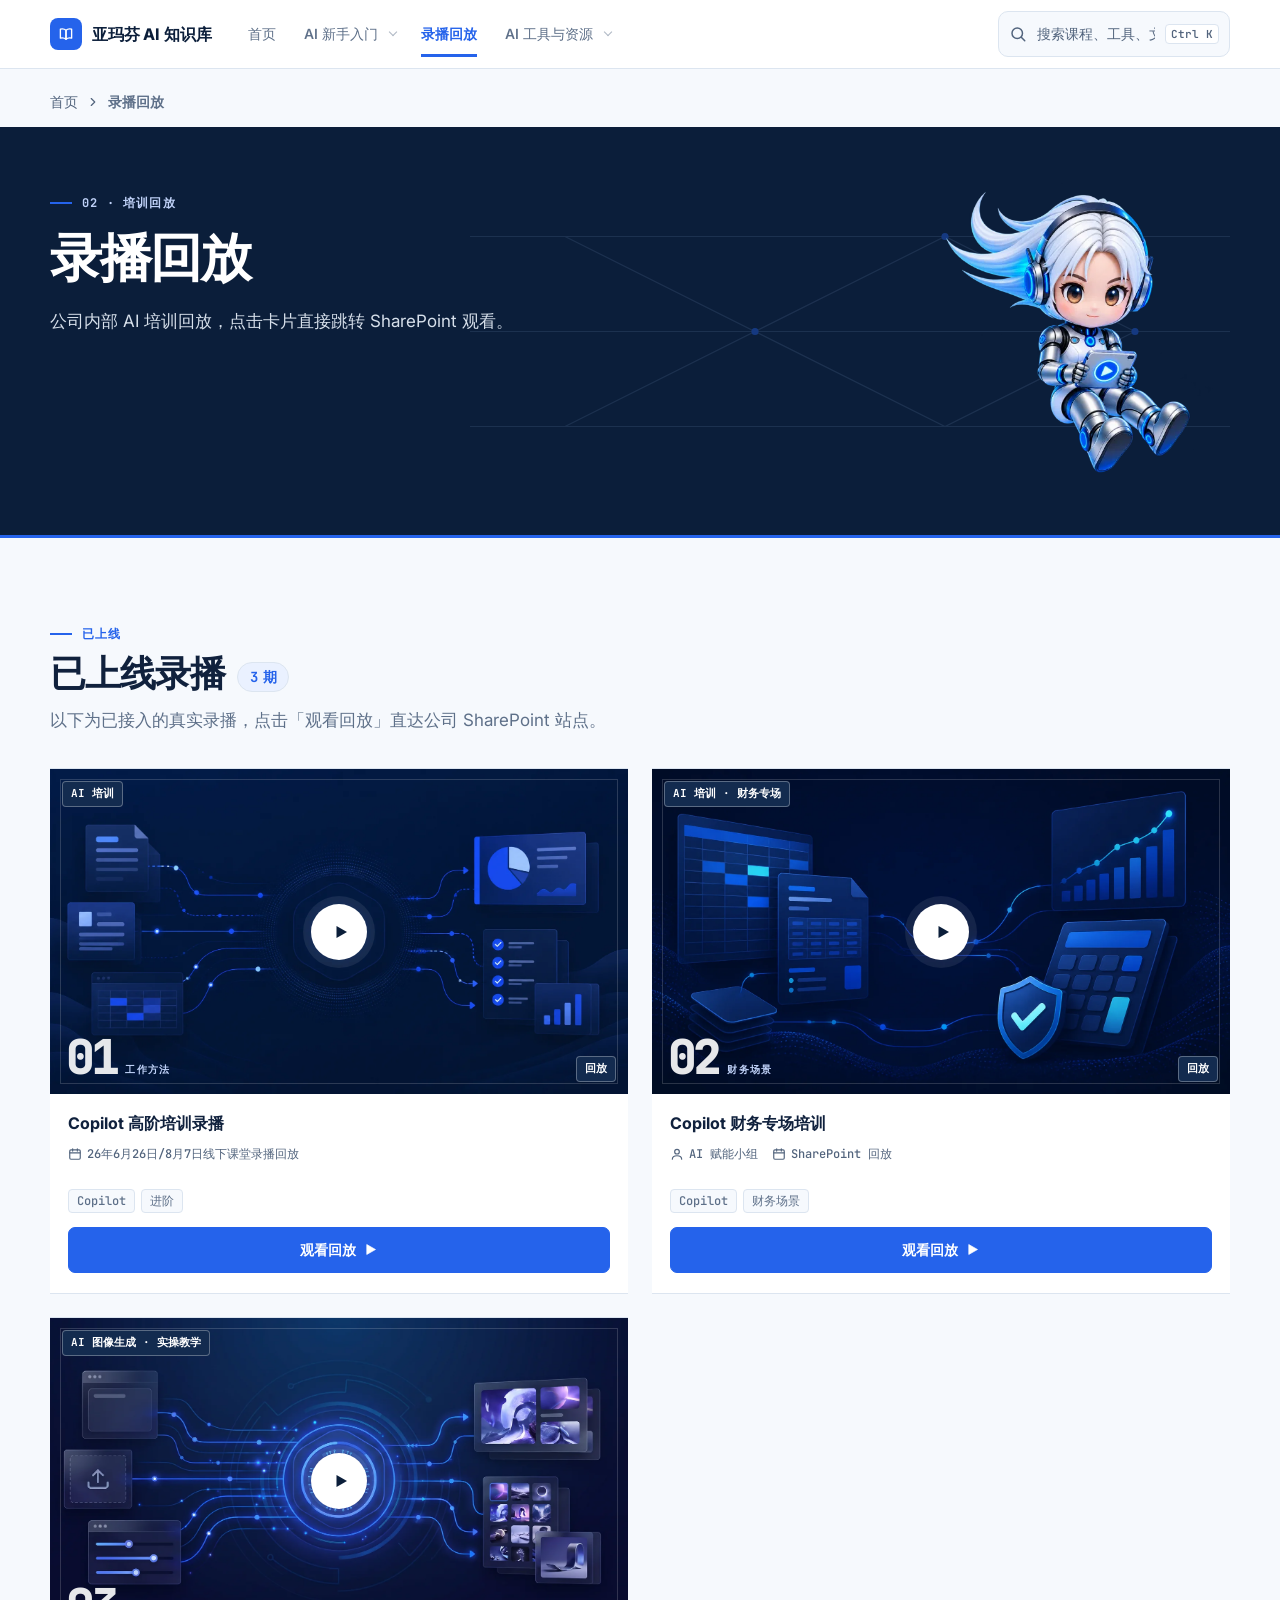
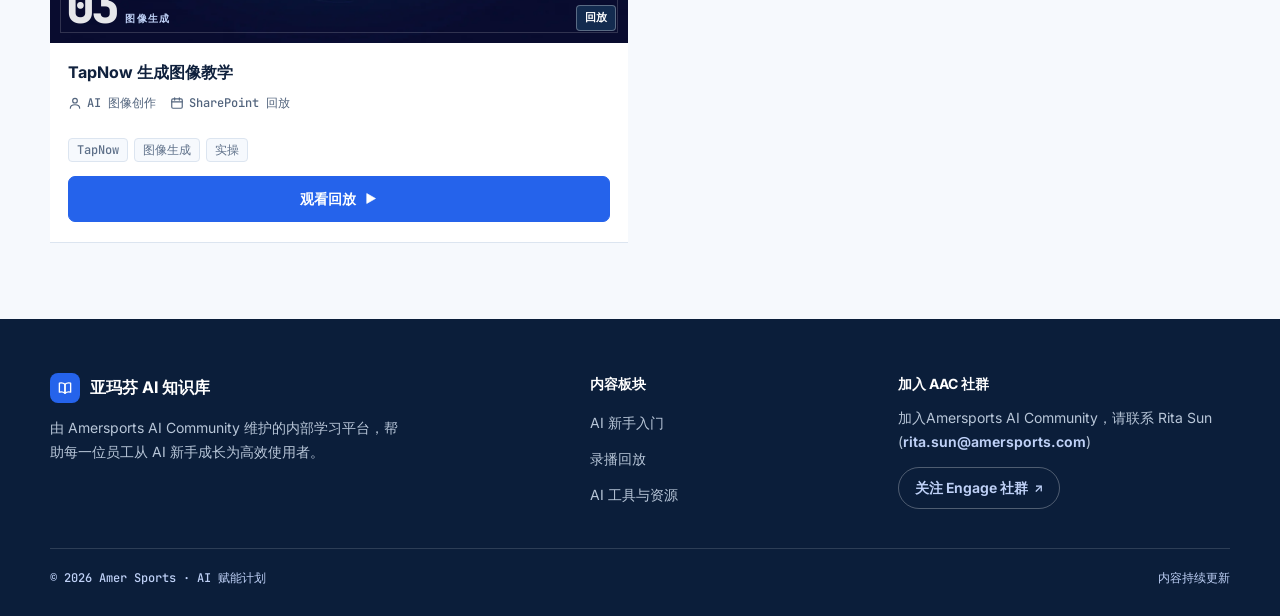
<file: video.html>
<!DOCTYPE html>
<html lang="zh-CN">
<head>
<meta charset="UTF-8" />
<meta name="viewport" content="width=device-width, initial-scale=1.0" />
<title>录播回放 · 亚玛芬 AI 知识库</title>
<link rel="preconnect" href="https://fonts.googleapis.com">
<link rel="preconnect" href="https://fonts.gstatic.com" crossorigin>
<link href="https://fonts.googleapis.com/css2?family=Inter:wght@400;500;600;700;800&family=Space+Grotesk:wght@500;600;700&family=JetBrains+Mono:wght@500;700&display=swap" rel="stylesheet">
<link rel="stylesheet" href="style.css?v=20260907-core">
</head>
<body>

<!-- ========== 顶部导航 ========== -->
<header class="topbar" id="topbar">
  <div class="topbar-inner">
    <a class="brand" href="index.html">
      <span class="logo"><svg data-brand-icon="knowledge-book" aria-hidden="true" viewBox="0 0 24 24" fill="none" stroke-width="1.8" stroke-linecap="round" stroke-linejoin="round"><path d="M4.5 5.5c3.1-.8 5.6-.2 7.5 1.5v12c-1.9-1.7-4.4-2.3-7.5-1.5z"/><path d="M19.5 5.5c-3.1-.8-5.6-.2-7.5 1.5v12c1.9-1.7 4.4-2.3 7.5-1.5z"/></svg></span>
      亚玛芬 AI 知识库
    </a>
    <button class="nav-toggle" type="button" aria-label="打开主导航" aria-expanded="false" aria-controls="primaryNav">
      <span></span><span></span><span></span><span class="sr-only">打开导航</span>
    </button>
    <nav class="nav-links" id="primaryNav">
      <a href="index.html" >首页</a>
      <div class="nav-dropdown">
        <a href="learn.html">AI 新手入门</a>
        <div class="nav-dropdown-menu">
          <a href="learn.html#quick-start">5 分钟邮件上手</a>
          <a href="progress.html">学习进度</a>
          <a href="learn.html#route-concept">概念学习</a>
          <a href="learn.html#learning-hub">上手学习</a>
          <a href="learn.html#learningFaqTitle">小白三千问</a>
        </div>
      </div>
      <a href="video.html" class="active">录播回放</a>
      <div class="nav-dropdown">
        <a href="resources.html">AI 工具与资源</a>
        <div class="nav-dropdown-menu">
          <a href="resources.html#resource-start">三个推荐起点</a>
          <a href="resources.html#xiaoa">小A内部问答</a>
          <a href="resources.html#tools">推荐工具</a>
          <a href="resources.html#courses">精选课程</a>
          <a href="resources.html#creators">创作者与播客</a>
          <a href="resources.html#reading">延伸阅读</a>
        </div>
      </div>
    </nav>
    <div class="nav-right">
      <div class="search-wrap" id="searchWrap">
        <div class="search-box" id="searchBox">
          <svg viewBox="0 0 24 24" fill="none" stroke-width="2" stroke-linecap="round"><circle cx="11" cy="11" r="7"/><path d="M21 21l-4.3-4.3"/></svg>
          <input id="searchInput" type="text" aria-label="搜索课程、工具和文章" placeholder="搜索课程、工具、文章…" autocomplete="off">
          <span class="kbd">Ctrl K</span>
        </div>
        <div class="search-drop" id="searchDrop"></div>
      </div>
    </div>
  </div>
</header>

<!-- ========== 面包屑 ========== -->
<nav class="crumb">
  <a href="index.html">首页</a>
  <svg viewBox="0 0 24 24" fill="none" stroke-width="2" stroke-linecap="round" stroke-linejoin="round"><path d="M9 6l6 6-6 6"/></svg>
  <span class="cur">录播回放</span>
</nav>

<!-- ========== 板块 Hero ========== -->
<section class="board-hero video-hero">
  <div class="container">
    <div class="hero-grid" aria-hidden="true"></div>
    <div class="bh-left reveal">
      <div class="bh-tag">02 · 培训回放</div>
      <h1>录播回放</h1>
      <p>公司内部 AI 培训回放，点击卡片直接跳转 SharePoint 观看。</p>
    </div>
    <div class="hero-mascot reveal">
      <picture>
        <source srcset="img/xiaoa-video-480.webp" type="image/webp">
        <img src="img/xiaoa-video.png" alt="正在观看录播的小A AI 助手" width="449" height="479" fetchpriority="high" decoding="async">
      </picture>
    </div>
  </div>
</section>

<!-- ========== 课程回放 ========== -->
<section class="section">
  <div class="container">
    <div class="section-head">
      <div>
        <div class="tag">已上线</div>
        <h2>已上线录播<span class="video-count">3 期</span></h2>
        <p class="desc">以下为已接入的真实录播，点击「观看回放」直达公司 SharePoint 站点。</p>
      </div>
    </div>

    <div class="video-grid replay-grid">
      <a class="video-card reveal" href="https://amersportsonline.sharepoint.com/sites/amersportsaicommunity/SitePages/Copilot%E9%AB%98%E9%98%B6%E5%9F%B9%E8%AE%AD%E5%BD%95%E6%92%AD.aspx" target="_blank" rel="noopener">
        <div class="video-thumb thumb-landscape thumb-workflow">
          <span class="v-badge">AI 培训</span>
          <span class="cover-signal" aria-hidden="true"><strong>01</strong><small>工作方法</small></span>
          <span class="play"><svg viewBox="0 0 24 24"><path d="M6 4l14 8-14 8V4z"/></svg></span>
          <span class="v-dur">回放</span>
        </div>
        <div class="video-body">
          <h3>Copilot 高阶培训录播</h3>
          <div class="v-meta">
            <span><svg viewBox="0 0 24 24" fill="none" stroke-width="2" stroke-linecap="round"><rect x="3" y="5" width="18" height="16" rx="2"/><path d="M8 3v4M16 3v4M3 10h18"/></svg>26年6月26日/8月7日线下课堂录播回放</span>
          </div>
          <div class="v-tags"><span>Copilot</span><span>进阶</span></div>
          <span class="v-btn" aria-hidden="true">观看回放<svg viewBox="0 0 24 24"><path d="M6 4l14 8-14 8V4z"/></svg></span>
        </div>
      </a>

      <a class="video-card reveal" href="https://amersportsonline.sharepoint.com/sites/amersportsaicommunity/SitePages/Copilot%E8%B4%A2%E5%8A%A1%E4%B8%93%E5%9C%BA%E5%9F%B9%E8%AE%AD.aspx" target="_blank" rel="noopener">
        <div class="video-thumb thumb-stars thumb-finance">
          <span class="v-badge">AI 培训 · 财务专场</span>
          <span class="cover-signal" aria-hidden="true"><strong>02</strong><small>财务场景</small></span>
          <span class="play"><svg viewBox="0 0 24 24"><path d="M6 4l14 8-14 8V4z"/></svg></span>
          <span class="v-dur">回放</span>
        </div>
        <div class="video-body">
          <h3>Copilot 财务专场培训</h3>
          <div class="v-meta">
            <span><svg viewBox="0 0 24 24" fill="none" stroke-width="2" stroke-linecap="round"><circle cx="12" cy="8" r="4"/><path d="M4 21c0-4 3.6-6 8-6s8 2 8 6"/></svg>AI 赋能小组</span>
            <span><svg viewBox="0 0 24 24" fill="none" stroke-width="2" stroke-linecap="round"><rect x="3" y="5" width="18" height="16" rx="2"/><path d="M8 3v4M16 3v4M3 10h18"/></svg>SharePoint 回放</span>
          </div>
          <div class="v-tags"><span>Copilot</span><span>财务场景</span></div>
          <span class="v-btn" aria-hidden="true">观看回放<svg viewBox="0 0 24 24"><path d="M6 4l14 8-14 8V4z"/></svg></span>
        </div>
      </a>

      <a class="video-card reveal" href="https://amersportsonline-my.sharepoint.com/:v:/g/personal/rita_sun_amersports_com/IQBVMjw-6gbrTqMem3EcmhPAAcswJ_X2vSgdAUYe4ct8U1E?e=cd5Q95&amp;nav=eyJyZWZlcnJhbEluZm8iOnsicmVmZXJyYWxBcHAiOiJTdHJlYW1XZWJBcHAiLCJyZWZlcnJhbFZpZXciOiJTaGFyZURpYWxvZy1MaW5rIiwicmVmZXJyYWxBcHBQbGF0Zm9ybSI6IldlYiIsInJlZmVycmFsTW9kZSI6InZpZXcifX0%3D" target="_blank" rel="noopener noreferrer">
        <div class="video-thumb thumb-tapnow">
          <span class="v-badge">AI 图像生成 · 实操教学</span>
          <span class="cover-signal" aria-hidden="true"><strong>03</strong><small>图像生成</small></span>
          <span class="play"><svg viewBox="0 0 24 24"><path d="M6 4l14 8-14 8V4z"/></svg></span>
          <span class="v-dur">回放</span>
        </div>
        <div class="video-body">
          <h3>TapNow 生成图像教学</h3>
          <div class="v-meta">
            <span><svg viewBox="0 0 24 24" fill="none" stroke-width="2" stroke-linecap="round"><circle cx="12" cy="8" r="4"/><path d="M4 21c0-4 3.6-6 8-6s8 2 8 6"/></svg>AI 图像创作</span>
            <span><svg viewBox="0 0 24 24" fill="none" stroke-width="2" stroke-linecap="round"><rect x="3" y="5" width="18" height="16" rx="2"/><path d="M8 3v4M16 3v4M3 10h18"/></svg>SharePoint 回放</span>
          </div>
          <div class="v-tags"><span>TapNow</span><span>图像生成</span><span>实操</span></div>
          <span class="v-btn" aria-hidden="true">观看回放<svg viewBox="0 0 24 24"><path d="M6 4l14 8-14 8V4z"/></svg></span>
        </div>
      </a>

    </div>
  </div>
</section>

<!-- ========== 页脚 ========== -->
<footer class="footer">
  <div class="container">
    <div class="footer-grid">
      <div>
        <div class="f-brand">
          <span class="logo"><svg data-brand-icon="knowledge-book" aria-hidden="true" viewBox="0 0 24 24" fill="none" stroke-width="1.8" stroke-linecap="round" stroke-linejoin="round"><path d="M4.5 5.5c3.1-.8 5.6-.2 7.5 1.5v12c-1.9-1.7-4.4-2.3-7.5-1.5z"/><path d="M19.5 5.5c-3.1-.8-5.6-.2-7.5 1.5v12c1.9-1.7 4.4-2.3 7.5-1.5z"/></svg></span>
          亚玛芬 AI 知识库
        </div>
        <p class="f-desc">由 Amersports AI Community 维护的内部学习平台，帮助每一位员工从 AI 新手成长为高效使用者。</p>
      </div>
      <div>
        <h2 class="footer-heading">内容板块</h2>
        <ul>
          <li><a href="learn.html">AI 新手入门</a></li>
          <li><a href="video.html">录播回放</a></li>
          <li><a href="resources.html">AI 工具与资源</a></li>
        </ul>
      </div>
      <div class="footer-community" role="region" aria-labelledby="footer-community-title">
        <h2 class="footer-heading" id="footer-community-title">加入 AAC 社群</h2>
        <p class="footer-community-copy">加入Amersports AI Community，请联系 Rita Sun <span class="f-contact">(<a class="footer-community-email" href="mailto:rita.sun@amersports.com">rita.sun@amersports.com</a>)</span></p>
        <a class="footer-community-engage" href="https://engage.cloud.microsoft/main/org/amersports.com/groups/eyJfdHlwZSI6Ikdyb3VwIiwiaWQiOiIyNDYzMDY1NzAyNDAifQ" target="_blank" rel="noopener noreferrer">关注 Engage 社群</a>
      </div>
    </div>
    <div class="footer-bottom">
      <span>© 2026 Amer Sports · AI 赋能计划</span>
      <span>内容持续更新</span>
    </div>
  </div>
</footer>

<script src="search.js?v=20260907"></script>
<script src="site.js"></script>
</body>
</html>
</file>
<file: style.css>
/* 首次上手与按任务选资源：独立样式，不改变原有课程布局。 */
.quick-start,.resource-start{scroll-margin-top:88px}
.quick-start-grid{display:grid;grid-template-columns:1fr 1fr;gap:24px;align-items:stretch}
.quick-template,.quick-instructions article,.resource-start-card{min-width:0;padding:26px;border:1px solid var(--line);border-radius:12px;background:var(--white)}
.quick-template pre{white-space:pre-wrap;overflow-wrap:anywhere;font:inherit;font-size:15px;line-height:1.85;padding:18px;background:var(--mist);border-radius:8px;margin:16px 0}
.quick-start h3,.resource-start h3{font-size:22px;line-height:1.4;margin:10px 0 14px}
.quick-instructions{display:grid;gap:24px;margin-top:24px}
.quick-instructions p,.quick-instructions li,.quick-caption,.resource-start-card p{font-size:15px;line-height:1.8;color:var(--muted)}
.quick-instructions ul{padding-left:20px}
.quick-actions{display:flex;flex-wrap:wrap;align-items:center;gap:12px}
.quick-actions button,.quick-actions a,.resource-start-card>a{display:inline-flex;align-items:center;min-height:44px;padding:8px 14px;border-radius:8px;border:1px solid var(--blue);background:var(--blue);color:white;font:inherit;font-size:14px;font-weight:700;text-decoration:none;cursor:pointer}
.quick-actions a+a{background:transparent;color:var(--blue)}
.quick-actions button:focus-visible,.quick-actions a:focus-visible,.resource-start-card>a:focus-visible{outline:3px solid var(--ink);outline-offset:3px}
.quick-start .quick-template,.quick-example{display:flex;flex-direction:column;margin:0;padding:26px;border:1px solid var(--line);border-radius:12px;background:var(--white);box-shadow:none;min-width:0}
.quick-start .quick-template:hover{transform:none;box-shadow:none;border-color:var(--line)}
.quick-start .quick-template>p.quick-caption{min-height:0;margin:12px 0 0;font-size:14px}
.quick-start-grid .quick-template h3,.quick-start-grid .quick-example h3{margin:10px 0 14px;font-size:22px;line-height:1.4}
.quick-mail-preview{margin-top:20px;border:1px solid var(--line);border-radius:10px;overflow:hidden;background:var(--mist)}
.quick-mail-subject{padding:18px 20px;border-bottom:1px solid var(--line);font-size:16px;line-height:1.7}
.quick-mail-subject span{display:block;color:var(--muted);font-size:12px;margin-bottom:4px}
.quick-mail-body{padding:8px 20px 16px;color:var(--ink);font-size:16px;line-height:1.85}
.quick-mail-body p{margin:12px 0}
.quick-open{display:flex;align-items:center;justify-content:space-between;gap:24px}
.quick-open .quick-actions{flex-shrink:0}
.quick-open p:last-child{margin-bottom:0}
.quick-check ul{margin:16px 0;list-style:disc}
.quick-revise{padding:18px 20px;border-left:3px solid var(--blue);background:var(--mist);border-radius:0 8px 8px 0}
.quick-revise p{margin:6px 0 0}
.quick-next{margin-top:24px;padding:20px 24px;border-radius:10px;background:var(--blue-soft)}
.quick-next p{margin:0 0 8px}.quick-next a{color:var(--blue);font-weight:700}
.resource-start-grid{display:grid;grid-template-columns:repeat(3,minmax(0,1fr));gap:18px}
.resource-start-card{display:flex;flex-direction:column;align-items:flex-start}
.resource-start-card p{margin:0 0 12px}.resource-start-card>a{margin-top:auto}
.resource-start-card>a.resource-start-secondary{margin-top:8px;background:transparent;border-color:transparent;color:var(--blue);font-weight:500}
@media(min-width:801px){.resource-start-card{position:relative;padding-bottom:90px}.resource-start-card>a.resource-start-secondary{position:absolute;bottom:26px;left:26px;right:26px;margin:0;min-height:44px;font-size:13px}}
.resource-start-note{margin:18px 0;color:var(--muted);font-size:14px;line-height:1.8}.resource-start-note a{color:var(--blue);text-decoration:underline}
.resource-jump-links{display:flex;flex-wrap:wrap;gap:10px}.resource-jump-links a{padding:8px 14px;border:1px solid var(--line);border-radius:30px;background:var(--white);color:var(--blue);font-size:14px}
#tool-kimi{scroll-margin-top:100px}
@media(max-width:800px){.quick-start-grid,.resource-start-grid{grid-template-columns:1fr}.quick-start .quick-template,.quick-example,.quick-instructions article,.resource-start-card{padding:20px}.quick-template pre{padding:14px}.quick-open{align-items:flex-start;flex-direction:column;gap:16px}}
@media(max-width:600px){body .learn-hero .hero-mascot{display:none}body .learn-hero{padding-block:32px}body .learn-hero .container{min-height:0}body .learn-hero .bh-left{padding-block:0}.quick-start h2,.resource-start h2{font-size:26px}.quick-actions{align-items:stretch}.quick-actions a,.quick-actions button{justify-content:center}}

.community-gallery{border-top:1px solid var(--line);background:var(--white)}
.community-gallery-layout{display:grid;grid-template-columns:minmax(240px,.7fr) minmax(0,1.5fr);align-items:center;gap:56px}
.community-gallery-intro h2{font-size:34px;line-height:1.3;margin:14px 0 24px}
.community-gallery-intro .community-gallery-lead{font-size:24px;line-height:1.65;font-weight:700;color:var(--ink)}
.community-gallery-intro p{font-size:16px;line-height:1.9;color:var(--muted)}
.community-gallery-link{display:inline-flex;align-items:center;gap:18px;min-height:44px;margin-top:16px;color:var(--blue);font-weight:700;text-decoration:none}
.training-carousel{min-width:0;border:1px solid var(--line);border-radius:14px;overflow:hidden;background:var(--mist)}
.training-slide{margin:0}.training-slide[hidden],.training-carousel-controls[hidden]{display:none}
.training-slide img{display:block;width:100%;height:auto;aspect-ratio:4/3;object-fit:contain;background:var(--navy)}
.training-slide figcaption{padding:16px 22px;color:var(--ink);font-size:15px;line-height:1.5}
.training-carousel-controls{display:flex;justify-content:space-between;align-items:center;gap:12px;padding:0 16px 16px}
.training-carousel-pages,.training-carousel-actions{display:flex;align-items:center;gap:6px}
.training-carousel-controls button{min-width:40px;min-height:44px;border:1px solid transparent;border-radius:8px;background:transparent;color:var(--muted);font:inherit;font-size:14px;cursor:pointer}
.training-carousel-controls button[aria-current="true"]{background:var(--blue);color:white}
.training-carousel-actions button{border-color:var(--line);background:var(--white);color:var(--ink)}
.training-carousel-actions [data-carousel-play]{padding:0 12px}
.training-carousel-controls button:hover{border-color:var(--blue)}
.training-carousel-controls button:focus-visible,.community-gallery-link:focus-visible{outline:3px solid var(--blue);outline-offset:-3px}
.training-carousel-photos{touch-action:pan-y pinch-zoom}
@media(max-width:900px){.community-gallery-layout{grid-template-columns:1fr;gap:26px}.community-gallery-intro h2{margin-bottom:12px}.community-gallery-intro .community-gallery-lead{font-size:21px}.community-gallery-intro .community-gallery-lead br{display:none}.community-gallery-link{margin-top:0}}
@media(max-width:480px){.community-gallery-intro h2{font-size:28px}.training-slide figcaption{padding:14px;font-size:14px}.training-carousel-controls{padding:0 10px 12px;gap:8px;flex-wrap:wrap}.training-carousel-pages,.training-carousel-actions{gap:2px}.training-carousel-controls button{min-width:36px}.training-carousel-actions [data-carousel-play]{padding-inline:8px}}

.progress-hero{padding:70px 0 34px;border-bottom:1px solid var(--line);background:var(--white)}
.progress-hero h1{margin:12px 0 10px;font-size:clamp(34px,4.5vw,54px);line-height:1.16}
.progress-hero p{max-width:820px;margin:0;color:var(--muted);font-size:16px;line-height:1.8}
.progress-dashboard{padding-top:36px}
.progress-overview{display:grid;grid-template-columns:1fr auto;gap:10px 24px;padding:28px;border:1px solid var(--line);border-radius:12px;background:var(--white)}
.progress-overview-label{color:var(--blue);font-size:13px;font-weight:700}
.progress-overview h2{margin:6px 0;font-size:28px}.progress-overview p{margin:0;color:var(--muted)}
.progress-overview>strong{align-self:center;color:var(--blue);font-size:42px;line-height:1}
.progress-overview-bar{grid-column:1/-1;height:10px;border-radius:999px;background:var(--blue-soft);overflow:hidden}
.progress-overview-bar i,.progress-card-meter i{display:block;height:100%;background:var(--blue);transition:width 220ms ease}
.progress-overview-actions{grid-column:1/-1;display:flex;align-items:center;gap:12px;margin-top:10px}
.progress-overview-actions .lesson-primary-action{margin:0}
.progress-overview-actions button{min-height:44px;padding:8px 14px;border:1px solid var(--line);border-radius:8px;background:var(--white);color:var(--muted);font:inherit;font-weight:650;cursor:pointer}
.progress-group{margin-top:42px}.progress-group-head{display:flex;justify-content:space-between;align-items:end;margin-bottom:18px}
.progress-group-head span{color:var(--blue);font-size:13px;font-weight:700}.progress-group-head h2{margin:4px 0 0;font-size:28px}.progress-group-head>b{color:var(--muted);font-size:14px}
.progress-card-grid{display:grid;grid-template-columns:repeat(2,minmax(0,1fr));gap:16px}
.progress-card{display:flex;flex-direction:column;min-width:0;padding:22px;border:1px solid var(--line);border-radius:10px;background:var(--white)}
.progress-card[data-status="started"]{border-color:#A9C3F4}.progress-card[data-status="complete"]{background:#F3F7FF}
.progress-card-top,.progress-card-foot{display:flex;justify-content:space-between;align-items:center;gap:12px}
.progress-card-top span{color:var(--blue);font-size:12px;font-weight:700}.progress-card-top b{padding:3px 8px;border-radius:999px;background:var(--mist);color:var(--muted);font-size:12px}
.progress-card[data-status="complete"] .progress-card-top b{background:var(--blue);color:white}
.progress-card h3{margin:15px 0 6px;font-size:19px;line-height:1.45}.progress-card p{margin:0 0 18px;color:var(--muted);font-size:14px;line-height:1.65}
.progress-card-meter{height:5px;margin-top:auto;border-radius:999px;background:var(--line);overflow:hidden}.progress-card-foot{margin-top:10px;font-size:13px}.progress-card-foot span{color:var(--muted)}.progress-card-foot a{color:var(--blue);font-weight:700}
.lesson-reading-guide{margin:0 0 24px;padding:14px 16px;border-left:3px solid var(--blue);background:var(--learning-blue-soft,#EAF1FF);color:var(--muted);font-size:14px;line-height:1.7}
.lesson-optional-section{margin:22px 0;border:1px solid var(--learning-line,#DCE5F0);border-radius:10px;background:var(--white);overflow:hidden}
.lesson-optional-section>summary{display:flex;align-items:center;gap:12px;min-height:58px;padding:14px 18px;cursor:pointer;color:var(--ink);font-weight:750;list-style:none}
.lesson-optional-section>summary::-webkit-details-marker{display:none}.lesson-optional-section>summary::after{content:"＋";margin-left:auto;color:var(--blue);font-size:20px;font-weight:500}.lesson-optional-section[open]>summary::after{content:"−"}
.lesson-optional-label{padding:3px 8px;border-radius:999px;background:var(--blue-soft);color:var(--blue);font-size:11px}
.lesson-optional-section>.lesson-core-section{margin:0;padding:20px 18px 28px;border-top:1px solid var(--line)}
.concept-complete{display:flex;align-items:center;gap:12px;margin:28px 0;padding:18px;border:1px solid var(--line);border-radius:10px;background:var(--white)}
.concept-complete p{margin:0 auto 0 0;color:var(--muted);font-size:14px}.concept-complete button{min-height:44px;padding:8px 16px;border:1px solid var(--blue);border-radius:8px;background:var(--blue);color:white;font:inherit;font-weight:700;cursor:pointer}.concept-complete button[aria-pressed="true"]{background:var(--navy);border-color:var(--navy)}
@media(max-width:700px){.progress-hero{padding:42px 0 24px}.progress-overview{grid-template-columns:1fr;padding:20px}.progress-overview>strong{grid-row:1;justify-self:end;font-size:34px}.progress-overview>div:first-child{grid-row:1}.progress-card-grid{grid-template-columns:1fr}.progress-overview-actions{align-items:stretch;flex-direction:column}.progress-overview-actions a,.progress-overview-actions button{width:100%;justify-content:center}.concept-complete{align-items:stretch;flex-direction:column}.concept-complete p{margin:0}}

:root {
  --navy:#0B1E3A;
  --navy-2:#132B4F;
  --blue:#2563EB;
  --blue-soft:#EAF1FF;
  --mist:#F6F9FD;
  --white:#FFFFFF;
  --ink:#10213D;
  --muted:#5E7089;
  --quiet:#52647D;
  --on-navy:#D7E0EB;--on-navy-muted:#B8C6D8;
  --line:#DCE5F0;
  --control-border:#71839C;
  --radius:12px;
  --content:1180px;
  --font-sans:"Inter","PingFang SC","Microsoft YaHei",system-ui,-apple-system,sans-serif;
  --font-mono:"JetBrains Mono","SF Mono",Consolas,monospace;
  --shadow:0 14px 38px rgba(11,30,58,.1);
  --navy-950:var(--navy);--navy-900:var(--navy);--navy-800:var(--navy-2);
  --blue-600:var(--blue);--blue-500:var(--blue);--blue-100:var(--line);--blue-50:var(--blue-soft);
  --sky-400:var(--blue);--sky-300:#BFD1F7;--cyan-400:var(--blue);--cyan-300:#BFD1F7;
  --ink-900:var(--ink);--ink-700:var(--muted);--ink-500:var(--muted);--ink-400:var(--quiet);
  --bg:var(--mist);--card:var(--white);--shadow-card:none;--shadow-hover:none;
}

*,*::before,*::after{box-sizing:border-box}
html{scroll-behavior:smooth;background:var(--white)}
body{margin:0;overflow-x:hidden;background:var(--mist);color:var(--ink);font:400 17px/1.8 var(--font-sans);-webkit-font-smoothing:antialiased;text-rendering:optimizeLegibility}
body,button,input,select,textarea{font-family:var(--font-sans)}
a{color:inherit;text-decoration:none}
button,input,select,textarea{font:inherit}
button{cursor:pointer}
img,svg{max-width:100%}
img{display:block;height:auto}
ul,ol{margin:0;padding:0;list-style:none}
h1,h2,h3,h4,h5,h6,p{margin-top:0}
:focus-visible{outline:3px solid var(--blue);outline-offset:3px}
::selection{background:var(--blue-soft);color:var(--navy)}
.container{width:min(100% - 56px,var(--content));margin-inline:auto}
.reading-shell{max-width:860px}
.sr-only{position:absolute!important;width:1px!important;height:1px!important;padding:0!important;margin:-1px!important;overflow:hidden!important;clip:rect(0,0,0,0)!important;white-space:nowrap!important;border:0!important}

/* Header and search */
.topbar{position:sticky;top:0;z-index:100;background:var(--white);border-bottom:1px solid var(--line)}
.topbar.scrolled{box-shadow:0 6px 24px rgba(11,30,58,.05)}
.topbar-inner{position:relative;width:min(100% - 56px,var(--content));min-height:68px;margin-inline:auto;display:flex;align-items:center;gap:24px}
.brand{min-height:44px;display:inline-flex;align-items:center;gap:10px;flex:none;min-width:0;color:var(--navy);font-size:16px;font-weight:750;letter-spacing:-.01em;white-space:nowrap}
.brand .logo,.f-brand .logo{width:32px;height:32px;border-radius:8px;display:grid;place-items:center;flex:none;background:var(--blue)}
.brand .logo svg,.f-brand .logo svg{width:18px;height:18px;stroke:var(--white)}
.brand small{padding:2px 7px;border:1px solid var(--line);border-radius:4px;background:var(--mist);color:var(--blue);font:700 11px/1.5 var(--font-mono);letter-spacing:.08em}
.nav-toggle{display:none;width:44px;height:44px;padding:0;border:1px solid var(--line);border-radius:8px;background:var(--white);color:var(--navy)}
.nav-links{display:flex;align-items:stretch;gap:2px;flex:1;min-width:0}
.nav-links a{position:relative;min-height:44px;padding:10px 13px;display:inline-flex;align-items:center;justify-content:center;color:var(--muted);font-size:14px;font-weight:560;line-height:1.4;white-space:nowrap;transition:color 160ms ease,background-color 160ms ease}
.nav-links a:hover{background:var(--mist);color:var(--navy)}
.nav-links a.active{color:var(--blue);font-weight:700}
.nav-links > a.active::after{content:"";position:absolute;left:13px;right:13px;bottom:-1px;height:3px;background:var(--blue)}

/* ===== 顶部导航下拉菜单 ===== */
.nav-dropdown{position:relative;display:flex;align-items:stretch}
.nav-dropdown > a{position:relative;min-height:44px;padding:10px 28px 10px 13px;display:inline-flex;align-items:center;justify-content:center;color:var(--muted);font-size:14px;font-weight:560;line-height:1.4;white-space:nowrap;transition:color 160ms ease,background-color 160ms ease}
.nav-dropdown > a::after{content:"";position:absolute;right:10px;top:50%;width:6px;height:6px;margin-top:-5px;border-right:1.5px solid currentColor;border-bottom:1.5px solid currentColor;transform:rotate(45deg);opacity:.5;transition:transform 200ms cubic-bezier(.16,1,.3,1),opacity 200ms ease}
.nav-dropdown:hover > a{background:var(--mist);color:var(--navy)}
.nav-dropdown:hover > a::after{transform:rotate(-135deg);margin-top:-2px;opacity:.8}
.nav-dropdown-menu{position:absolute;top:calc(100% + 6px);left:50%;transform:translateX(-50%) translateY(6px);min-width:180px;padding:6px;border:1px solid var(--line);border-radius:10px;background:var(--white);box-shadow:0 12px 36px rgba(15,23,42,.1);opacity:0;pointer-events:none;transition:opacity 200ms ease,transform 200ms cubic-bezier(.16,1,.3,1);z-index:101}
.nav-dropdown-menu::before{content:"";position:absolute;bottom:100%;left:0;right:0;height:10px}
.nav-dropdown:hover .nav-dropdown-menu{opacity:1;pointer-events:auto;transform:translateX(-50%) translateY(0)}
.nav-dropdown:focus-within .nav-dropdown-menu{opacity:1;pointer-events:auto;transform:translateX(-50%) translateY(0)}
.nav-submenu-toggle{display:none}
.nav-dropdown-menu a{display:flex;align-items:center;gap:8px;padding:9px 12px;border-radius:7px;color:var(--ink-700);font-size:13.5px;font-weight:560;line-height:1.45;white-space:nowrap;transition:background-color 140ms ease,color 140ms ease}
.nav-dropdown-menu a:hover{background:var(--blue-soft);color:var(--blue)}
.nav-dropdown-menu a svg{width:15px;height:15px;stroke:currentColor;flex:none;opacity:.7}

.nav-right{margin-left:auto;display:flex;align-items:center;gap:12px;flex:none}
.search-wrap{position:relative}
.search-box{width:232px;min-height:44px;padding:0 10px;display:flex;align-items:center;gap:8px;border:1px solid var(--line);border-radius:10px;background:var(--mist);color:var(--quiet);font-size:14px;transition:width 320ms cubic-bezier(.4,0,.2,1),border-color 200ms ease,background-color 200ms ease,box-shadow 200ms ease,transform 200ms ease}
.search-box:hover,.search-box:focus-within{border-color:var(--control-border);background:var(--white)}
.search-box:focus-within{width:300px;box-shadow:0 0 0 3px rgba(37,99,235,.18),0 2px 10px rgba(11,30,58,.07)}
.search-box svg{width:18px;height:18px;flex:none;stroke:currentColor;transition:transform 240ms cubic-bezier(.4,0,.2,1)}
.search-box:focus-within svg{transform:scale(1.06)}
.search-box input{min-height:44px;flex:1;min-width:0;border:0;outline:0;background:transparent;color:var(--ink);font-size:14px;transition:opacity 180ms ease}
.search-box input:focus-visible{outline:0}
.search-box input::placeholder{color:var(--quiet);transition:opacity 180ms ease}
.search-box:focus-within input::placeholder{opacity:.55}
.search-box .kbd{margin-left:auto;padding:1px 5px;border:1px solid var(--line);border-radius:4px;background:var(--white);color:var(--quiet);font:600 11px/1.5 var(--font-mono);transition:opacity 180ms ease,transform 180ms ease}
.search-box:focus-within .kbd{opacity:.5;transform:scale(.94)}

/* Search dropdown — smooth open/close */
.search-drop{position:absolute;top:calc(100% + 8px);right:0;z-index:200;width:min(380px,calc(100vw - 32px));max-height:min(440px,calc(100vh - 100px));padding:6px;overflow-y:auto;border:1px solid var(--line);border-radius:14px;background:var(--white);box-shadow:0 20px 50px rgba(11,30,58,.12),0 4px 16px rgba(11,30,58,.05);opacity:0;visibility:hidden;transform:translateY(-6px) scale(.97);transition:opacity 220ms cubic-bezier(.4,0,.2,1),visibility 220ms,transform 260ms cubic-bezier(.22,1,.36,1)}
.search-drop.is-open{opacity:1;visibility:visible;transform:translateY(0) scale(1)}
.search-item{min-height:58px;padding:10px 12px;display:flex;align-items:flex-start;gap:10px;border:1px solid transparent;border-radius:10px;transition:border-color 160ms ease,background-color 160ms ease,transform 180ms ease,opacity 180ms ease;opacity:0;transform:translateX(-8px)}
.search-drop.is-open .search-item{opacity:1;transform:translateX(0)}
.search-drop.is-open .search-item:nth-child(1){transition-delay:30ms}
.search-drop.is-open .search-item:nth-child(2){transition-delay:55ms}
.search-drop.is-open .search-item:nth-child(3){transition-delay:80ms}
.search-drop.is-open .search-item:nth-child(4){transition-delay:105ms}
.search-drop.is-open .search-item:nth-child(5){transition-delay:130ms}
.search-drop.is-open .search-item:nth-child(6){transition-delay:155ms}
.search-drop.is-open .search-item:nth-child(7){transition-delay:180ms}
.search-drop.is-open .search-item:nth-child(8){transition-delay:205ms}
.search-item:hover,.search-item:focus-visible{border-color:var(--line);background:var(--blue-soft);transform:translateX(2px)!important}
.search-item .si-tag{flex:none;margin-top:2px;padding:2px 6px;border:1px solid var(--line);border-radius:4px;background:var(--white);color:var(--blue);font:700 11px/1.5 var(--font-mono);transition:background-color 160ms ease,border-color 160ms ease}
.search-item:hover .si-tag{border-color:var(--blue);background:var(--white)}
.search-item .si-body{min-width:0;flex:1}
.search-item .si-body b{display:block;color:var(--ink);font-size:14px;line-height:1.45;transition:color 160ms ease}
.search-item:hover .si-body b{color:var(--navy)}
.search-item .si-body small{display:block;margin-top:2px;overflow:hidden;color:var(--muted);font-size:14px;line-height:1.5;text-overflow:ellipsis;white-space:nowrap}
.search-empty{padding:24px 14px;color:var(--quiet);font-size:14px;text-align:center;opacity:0;transform:translateY(-4px);transition:opacity 200ms ease,transform 240ms ease}
.search-drop.is-open .search-empty{opacity:1;transform:translateY(0)}
.nav-cta{min-height:44px;padding:9px 16px;display:inline-flex;align-items:center;justify-content:center;gap:7px;border-radius:8px;background:var(--blue);color:var(--white);font-size:14px;font-weight:700}
.nav-cta:hover{background:var(--navy-2)}
.nav-cta svg{width:16px;height:16px;stroke:currentColor}

/* Breadcrumb */
.crumb{width:min(100% - 56px,var(--content));min-height:58px;margin-inline:auto;padding-top:8px;display:flex;align-items:center;gap:8px;color:var(--quiet);font-size:14px}
.crumb a{min-height:44px;display:inline-flex;align-items:center;transition:color 160ms ease}
.crumb a:hover{color:var(--blue)}
.crumb svg{width:14px;height:14px;flex:none;stroke:currentColor}
.crumb .cur{color:var(--muted);font-weight:650}

/* Flat, diagrammatic hero system */
.board-hero,.detail-hero{--accent:var(--blue)!important;position:relative;isolation:isolate;overflow:hidden;border-bottom:3px solid var(--blue);border-left:0;background:var(--navy);color:var(--white)}
.board-hero::before{content:none;background-image:none}
.detail-hero::before,.xa-hero::before,.xp-deco::before{content:"";position:absolute;inset:0;z-index:-1;background-image:url("data:image/svg+xml,%3Csvg xmlns='http://www.w3.org/2000/svg' width='640' height='240' viewBox='0 0 640 240'%3E%3Cg fill='none' stroke='%23374E70' stroke-width='1'%3E%3Cpath d='M0 40H640M0 120H640M0 200H640M80 0V240M240 0V240M400 0V240M560 0V240'/%3E%3Cpath d='M80 40L240 120L400 40L560 120M80 200L240 120L400 200L560 120'/%3E%3C/g%3E%3Cg fill='%232563EB'%3E%3Ccircle cx='80' cy='40' r='3'/%3E%3Ccircle cx='240' cy='120' r='3'/%3E%3Ccircle cx='400' cy='40' r='3'/%3E%3Ccircle cx='560' cy='120' r='3'/%3E%3C/g%3E%3C/svg%3E");background-position:right center;background-repeat:no-repeat;background-size:min(760px,70vw) auto;opacity:.38;pointer-events:none}
.board-hero .container{position:relative;min-height:284px;padding-block:56px 52px;display:grid;grid-template-columns:minmax(0,1fr) minmax(190px,max-content);align-items:end;gap:48px}
.hero-grid{position:absolute;inset:0;z-index:0;overflow:hidden;background-image:url("data:image/svg+xml,%3Csvg xmlns='http://www.w3.org/2000/svg' width='640' height='240' viewBox='0 0 640 240'%3E%3Cg fill='none' stroke='%23374E70' stroke-width='1'%3E%3Cpath d='M0 40H640M0 120H640M0 200H640'/%3E%3Cpath d='M80 40L240 120L400 40L560 120M80 200L240 120L400 200L560 120'/%3E%3C/g%3E%3Cg fill='%232563EB'%3E%3Ccircle cx='240' cy='120' r='3'/%3E%3Ccircle cx='400' cy='40' r='3'/%3E%3Ccircle cx='560' cy='120' r='3'/%3E%3C/g%3E%3C/svg%3E");background-position:right center;background-repeat:no-repeat;background-size:min(760px,70vw) auto;opacity:.4;pointer-events:none}
.hero-copy,.board-hero .container>:not(.hero-grid):not(.hero-mascot),.detail-hero .container>:not(.hero-grid):not(.hero-mascot){position:relative;z-index:2}
.bh-left{position:relative;z-index:2;min-width:0}
.bh-left .bh-tag,.dh-tag,.xh-tag,.section-head .tag,.ss-title{display:inline-flex;align-items:center;gap:10px;color:#BFD1F7;font:700 12px/1.5 var(--font-mono);letter-spacing:.1em;text-transform:uppercase}
.bh-left .bh-tag::before,.dh-tag::before,.xh-tag::before,.section-head .tag::before,.ss-title::before{content:"";width:22px;height:2px;flex:none;background:var(--blue)}
.bh-left .bh-tag{margin-bottom:16px}
.bh-left h1{max-width:790px;margin-bottom:0;font-size:clamp(38px,4.1vw,54px);font-weight:800;letter-spacing:-.035em;line-height:1.14}
.bh-left h1 .grad{color:#BFD1F7;font-style:normal}
.bh-left p{max-width:720px;margin:18px 0 0;color:var(--on-navy);font-size:17px;line-height:1.8}
.bh-left .bh-subtitle{max-width:720px;margin-top:14px;color:var(--white);font-size:clamp(20px,2.2vw,27px);font-weight:650;letter-spacing:-.02em;line-height:1.4}
.bh-left .bh-subtitle + p{margin-top:10px}
.bh-meta{position:relative;z-index:2;display:flex;flex-wrap:wrap;align-self:end;border-top:1px solid rgba(255,255,255,.22);border-bottom:1px solid rgba(255,255,255,.22)}
.bh-meta .bm{min-width:96px;padding:14px 18px;text-align:center}
.bh-meta .bm + .bm{border-left:1px solid rgba(255,255,255,.18)}
.bh-meta .bm b{display:block;color:var(--white);font:750 20px/1.2 var(--font-mono)}
.bh-meta .bm span{display:block;margin-top:5px;color:var(--on-navy-muted);font:500 11px/1.4 var(--font-mono);white-space:nowrap}
.hero-mascot{position:relative;right:auto;bottom:auto;z-index:3;grid-column:2;grid-row:1;width:clamp(148px,16vw,190px);height:240px;max-height:240px;display:flex;align-items:flex-end;justify-content:center;justify-self:end;align-self:end;pointer-events:none}
.hero-mascot picture{width:100%;height:100%;display:flex;align-items:flex-end;justify-content:center}
.hero-mascot img{width:100%;height:100%;max-height:240px;object-fit:contain;object-position:center bottom;filter:none}
.hero-mascot .mascot-status{position:absolute;right:0;bottom:16px;z-index:2}
.learn-hero .container{row-gap:20px}
.learn-hero .bh-left{grid-column:1;grid-row:1}
.learn-hero .hero-mascot{grid-column:2;grid-row:1/3}
.learn-hero .bh-meta{grid-column:1;grid-row:2;justify-self:start}
.video-hero .container{row-gap:20px}
.video-hero .bh-left{grid-column:1;grid-row:1}
.video-hero .hero-mascot{grid-column:2;grid-row:1/3}
.video-hero .bh-meta{grid-column:1;grid-row:2;justify-self:start}
.resources-hero .container{align-items:start}
.resources-hero .hero-mascot{width:clamp(170px,18vw,220px)}
.bh-mascot{position:relative;z-index:2;width:clamp(148px,16vw,190px);max-height:220px;align-self:end;object-fit:contain;filter:none}
.mascot-status{min-height:32px;padding:5px 10px;display:inline-flex;align-items:center;gap:7px;border:1px solid rgba(255,255,255,.24);border-radius:6px;background:var(--navy-2);color:var(--white);font:650 11px/1.5 var(--font-mono)}
.mascot-status::before{content:"";width:6px;height:6px;border-radius:50%;background:var(--blue)}
.detail-hero .container{padding-block:48px 50px}
.dh-tag{margin-bottom:14px}
.detail-hero h1{max-width:820px;margin-bottom:0;font-size:clamp(34px,4vw,46px);font-weight:800;letter-spacing:-.03em;line-height:1.18}
.detail-hero p.desc{max-width:720px;margin:14px 0 0;color:var(--on-navy);font-size:17px;line-height:1.8}
.dh-meta{margin-top:20px;display:flex;flex-wrap:wrap;gap:8px}
.dh-meta span{min-height:32px;padding:5px 10px;display:inline-flex;align-items:center;border:1px solid rgba(255,255,255,.24);border-radius:5px;background:var(--navy-2);color:#E8EEF6;font:600 12px/1.5 var(--font-mono)}

/* Section rhythm */
.section,body .lp-sec{padding-block:76px}
.section-head{margin-bottom:32px;display:flex;align-items:flex-end;justify-content:space-between;gap:24px}
.section-head .tag{margin-bottom:9px;color:var(--blue)}
.section-head h2{margin-bottom:0;color:var(--ink);font-size:clamp(28px,3vw,36px);font-weight:800;letter-spacing:-.03em;line-height:1.2}
.section-head .desc{max-width:680px;margin:10px 0 0;color:var(--muted);font-size:17px;line-height:1.8}
/* 简短区域说明使用整行空间，窄屏自然折行，不强制 nowrap。 */
.resource-start>.container>.section-head>div,.xiaoa-section>.container>.section-head>div,.quick-start>.container>.section-head>div,.external-resources>.container>.section-head>div{width:100%;min-width:0}
.resource-start>.container>.section-head .desc,.xiaoa-section>.container>.section-head .desc,.quick-start>.container>.section-head .desc,.external-resources>.container>.section-head .desc{max-width:none;white-space:normal;text-wrap:pretty}
#tool-copilot{scroll-margin-top:100px}
.learning-intro .desc{max-width:none;white-space:nowrap}
.route-picker .section-head .desc{max-width:none;white-space:nowrap}
.section-more{min-height:44px;display:inline-flex;align-items:center;gap:7px;flex:none;color:var(--blue);font-size:14px;font-weight:700}
.section-more svg{width:16px;height:16px;stroke:currentColor;transition:transform 160ms ease}
.section-more:hover svg{transform:translateX(3px)}
.reveal,body .rv{opacity:0;transform:translateY(20px)}
.reveal.in-view,body .rv.in-view{opacity:1;transform:none;animation:reveal-in 640ms cubic-bezier(.16,1,.3,1) backwards;animation-delay:var(--d,0ms)}
@keyframes reveal-in{from{opacity:0;transform:translateY(20px)}to{opacity:1;transform:none}}

/* Quiet editorial units */
.entry-row,.sub-grid,.video-grid,.gate-home-grid{display:grid;gap:24px}
.entry-row{grid-auto-rows:1fr}
.entry-row,.sub-grid,.video-grid{grid-template-columns:repeat(3,minmax(0,1fr))}
.replay-grid{grid-template-columns:repeat(2,minmax(0,1fr))}
.featured-course-grid{grid-template-columns:minmax(0,420px)}
.gate-home-grid{grid-template-columns:repeat(2,minmax(0,1fr));margin-top:8px}
.entry-card,.sub-card,.video-card,.gate-home-card{--accent:var(--blue)!important;position:relative;min-width:0;border:solid var(--line);border-width:1px 0;border-radius:0;background:var(--white);box-shadow:none;color:var(--ink);transition:border-color 160ms ease,background-color 160ms ease}
.entry-card::before,.sub-card::before{content:none}
.entry-card:hover,.sub-card:hover,.video-card:hover,.gate-home-card:hover{border-color:var(--blue);background:var(--blue-soft);box-shadow:none;transform:none}
.video-card{transition:border-color 200ms ease,background-color 200ms ease,transform 420ms cubic-bezier(.16,1,.3,1),box-shadow 420ms cubic-bezier(.16,1,.3,1);will-change:transform}
.video-card:hover{transform:translateY(-6px);box-shadow:0 22px 46px rgba(11,30,58,.16)}
.video-card:hover .play{transform:scale(1.1);background:var(--blue);box-shadow:0 0 0 10px rgba(37,99,235,.16)}
.video-card:hover .play svg{fill:var(--white)}
.video-thumb .play{transition:transform 320ms cubic-bezier(.16,1,.3,1),background-color 200ms ease,box-shadow 320ms cubic-bezier(.16,1,.3,1)}
.entry-card{padding:30px 26px 32px;display:flex;flex-direction:column}
.entry-card .ec-top,.sub-card .sc-top{margin-bottom:22px;display:flex;align-items:center;justify-content:space-between;gap:16px}
.entry-card .ec-num,.sub-card .sc-num{color:var(--blue);font:700 12px/1.5 var(--font-mono);letter-spacing:.08em}
.entry-card .ec-num{order:2}
.entry-card .ec-icon{width:72px;height:72px;border:0;border-radius:0;display:grid;place-items:center;flex:none;background:var(--blue);color:var(--white)}
.entry-card .ec-icon svg{width:36px;height:36px;stroke:currentColor}
.sub-card .sc-icon,.gate-home-card .gh-icon{width:44px;height:44px;border:1px solid var(--line);border-radius:8px;display:grid;place-items:center;flex:none;background:var(--white);color:var(--blue)}
.sub-card .sc-icon svg,.gate-home-card .gh-icon svg{width:21px;height:21px;stroke:currentColor}
.entry-card h3{margin-bottom:10px;font-size:28px;font-weight:800;line-height:1.3}
.entry-card p{min-height:0;margin-bottom:0;color:var(--muted);font-size:15px;font-weight:400;line-height:1.7}
.entry-card .ec-link,.sub-card .sc-link,.gate-home-card .gh-go{margin-top:18px;display:inline-flex;align-items:center;gap:6px;color:var(--blue);font-size:14px;font-weight:700}
.entry-card .ec-link{margin-top:auto;padding-top:24px;align-self:flex-start}
.entry-card .ec-link svg,.sub-card .sc-link svg,.gate-home-card .gh-go svg{width:15px;height:15px;stroke:currentColor;transition:transform 160ms ease}
.entry-card:hover .ec-link{gap:6px}
.entry-card:hover .ec-link svg,.sub-card:hover .sc-link svg,.gate-home-card:hover .gh-go svg{transform:translateX(3px)}
.entry-card .ec-use{display:none}
.sub-card{padding:24px 22px;display:block}
.sub-card h4{margin-bottom:7px;font-size:17px;line-height:1.4}
.sub-card p{margin-bottom:0;color:var(--muted);font-size:17px;line-height:1.8}
.sub-card .sc-meta,.v-tags,.xp-tags{margin-block:14px;display:flex;flex-wrap:wrap;gap:6px}
.sub-card .sc-meta span,.v-tags span,.xp-tags span{padding:2px 8px;border:1px solid var(--line);border-radius:4px;background:var(--mist);color:var(--muted);font:500 12px/1.5 var(--font-mono)}

/* Learning path */
.path-panel{position:relative;padding:26px 0;border:solid var(--line);border-width:1px 0;border-radius:0;background:var(--white);box-shadow:none}
.path-panel::after{content:none}
.path-title{margin-bottom:6px;display:flex;align-items:center;justify-content:space-between;gap:16px;font-size:16px;font-weight:750}
.path-progress,.p-badge{padding:2px 7px;border:1px solid var(--line);border-radius:4px;background:var(--blue-soft);color:var(--blue);font:700 11px/1.5 var(--font-mono)}
.path-sub{margin-bottom:22px;color:var(--quiet);font-size:14px}
.path-steps{position:relative}
.path-steps::before{content:"";position:absolute;top:12px;bottom:12px;left:15px;width:1px;background:var(--line)}
.path-steps li{position:relative;padding-bottom:22px;display:flex;gap:14px}
.path-steps li:last-child{padding-bottom:0}
.step-dot{position:relative;z-index:1;width:30px;height:30px;display:grid;place-items:center;flex:none;border:1px solid var(--line);border-radius:50%;background:var(--white);color:var(--quiet);font:700 12px/1 var(--font-mono)}
.path-steps li.done .step-dot,.path-steps li.active .step-dot{border-color:var(--blue);background:var(--blue);box-shadow:none;color:var(--white)}
.path-steps .step-body b{display:block;color:var(--ink);font-size:14px}
.path-steps .step-body small{display:block;margin-top:2px;color:var(--quiet);font-size:14px}

/* Video units and flat placeholder art */
.video-card{overflow:hidden;display:flex;flex-direction:column}
.video-thumb,body .sk-vcard .sk-thumb{position:relative;isolation:isolate;aspect-ratio:16/9;overflow:hidden;display:grid;place-items:center;background-color:var(--navy);background-image:url("data:image/svg+xml,%3Csvg xmlns='http://www.w3.org/2000/svg' width='480' height='270' viewBox='0 0 480 270'%3E%3Cg fill='none' stroke='%23374E70' stroke-width='1'%3E%3Cpath d='M0 54H480M0 135H480M0 216H480M96 0V270M240 0V270M384 0V270'/%3E%3Cpath d='M96 54L240 135L384 54M96 216L240 135L384 216'/%3E%3C/g%3E%3Cg fill='%232563EB'%3E%3Ccircle cx='96' cy='54' r='4'/%3E%3Ccircle cx='240' cy='135' r='4'/%3E%3Ccircle cx='384' cy='216' r='4'/%3E%3C/g%3E%3C/svg%3E");background-position:center;background-repeat:no-repeat;background-size:cover}
.thumb-landscape,.thumb-stars,.thumb-aurora,.thumb-workflow,.thumb-finance,.thumb-tapnow{background-color:var(--navy);background-position:center;background-repeat:no-repeat;background-size:cover}
.thumb-landscape{background-image:url("data:image/svg+xml,%3Csvg xmlns='http://www.w3.org/2000/svg' width='480' height='270' viewBox='0 0 480 270'%3E%3Cg fill='none' stroke='%23374E70' stroke-width='1'%3E%3Cpath d='M0 216L96 142L168 188L258 105L350 176L480 92'/%3E%3Cpath d='M0 242L116 184L218 226L318 164L480 218'/%3E%3C/g%3E%3Cg fill='%232563EB'%3E%3Ccircle cx='96' cy='142' r='4'/%3E%3Ccircle cx='258' cy='105' r='4'/%3E%3Ccircle cx='350' cy='176' r='4'/%3E%3C/g%3E%3C/svg%3E")}
.thumb-stars{background-color:var(--navy-2);background-image:url("data:image/svg+xml,%3Csvg xmlns='http://www.w3.org/2000/svg' width='480' height='270' viewBox='0 0 480 270'%3E%3Cg fill='none' stroke='%234C6B94' stroke-width='1'%3E%3Cpath d='M52 70L142 42L222 112L326 58L430 124M68 218L176 158L282 222L390 174M142 42L176 158M222 112L282 222M326 58L390 174'/%3E%3C/g%3E%3Cg fill='%232563EB'%3E%3Ccircle cx='52' cy='70' r='3'/%3E%3Ccircle cx='142' cy='42' r='5'/%3E%3Ccircle cx='222' cy='112' r='3'/%3E%3Ccircle cx='326' cy='58' r='4'/%3E%3Ccircle cx='430' cy='124' r='3'/%3E%3Ccircle cx='68' cy='218' r='4'/%3E%3Ccircle cx='176' cy='158' r='3'/%3E%3Ccircle cx='282' cy='222' r='4'/%3E%3Ccircle cx='390' cy='174' r='3'/%3E%3C/g%3E%3C/svg%3E")}
.thumb-aurora{background-color:#0F3262;background-image:url("data:image/svg+xml,%3Csvg xmlns='http://www.w3.org/2000/svg' width='480' height='270' viewBox='0 0 480 270'%3E%3Cg fill='none' stroke='%236F8DB5' stroke-width='1'%3E%3Cpath d='M-30 218C74 110 164 104 254 174S424 230 520 112'/%3E%3Cpath d='M-36 176C72 72 166 68 258 136S426 192 520 74'/%3E%3Cpath d='M-42 134C70 34 168 30 262 98S430 154 520 36'/%3E%3C/g%3E%3Cg fill='%23FFFFFF'%3E%3Ccircle cx='82' cy='105' r='3'/%3E%3Ccircle cx='254' cy='174' r='3'/%3E%3Ccircle cx='398' cy='176' r='3'/%3E%3C/g%3E%3C/svg%3E")}
.thumb-workflow{background-image:url("img/copilot-advanced-workflow-cover-v2.webp")}
.thumb-finance{background-image:url("img/copilot-finance-cover-v2.webp")}
.thumb-tapnow{background-image:url("img/tapnow-image-generation-cover.webp")}
.video-thumb::before,body .sk-vcard .sk-thumb::before{content:none;background-image:none}
.video-thumb::after{content:"";position:absolute;inset:10px;z-index:1;border:1px solid rgba(255,255,255,.16);pointer-events:none}
.cover-signal{position:absolute;left:16px;bottom:16px;z-index:2;display:flex;align-items:flex-end;gap:9px;color:rgba(255,255,255,.9)}
.cover-signal strong{font:800 48px/.85 var(--font-mono);letter-spacing:-.08em}
.cover-signal small{padding-bottom:2px;color:#BFD1F7;font:700 10px/1.2 var(--font-mono);letter-spacing:.12em}
.video-thumb .vg-bg{display:none;background:transparent}
.video-thumb .play,body .sk-vcard .sk-thumb .play{position:relative;z-index:3;width:56px;height:56px;display:grid;place-items:center;border:1px solid rgba(255,255,255,.82);border-radius:50%;background:var(--white);box-shadow:0 0 0 8px rgba(255,255,255,.08);transition:background-color 160ms ease}
.video-thumb .play svg,body .sk-vcard .sk-thumb .play svg{width:18px;height:18px;margin-left:3px;fill:var(--navy)}
.video-card:hover .play{background:var(--blue-soft);transform:none}
.video-thumb .v-badge,.video-thumb .v-dur,.rv-badge-demo,.rv-dur-txt{position:absolute;z-index:2;min-height:26px;padding:4px 8px;display:inline-flex;align-items:center;border:1px solid rgba(255,255,255,.3);border-radius:4px;background:var(--navy-2);color:var(--white);font:650 11px/1.4 var(--font-mono)}
.video-thumb .v-badge,.rv-badge-demo{top:12px;left:12px}
.video-thumb .v-dur,.rv-dur-txt{right:12px;bottom:12px}
.rv-badge-real{border-color:var(--blue);background:var(--blue)}
.video-body{padding:18px 18px 20px;display:flex;flex:1;flex-direction:column}
.video-body h3,.rv-title{margin-bottom:10px;color:var(--ink);font-size:16px;font-weight:720;line-height:1.45}
.v-meta,.rv-meta{margin-bottom:12px;display:flex;flex-wrap:wrap;gap:6px 14px;color:var(--quiet);font:500 12px/1.5 var(--font-mono)}
.v-meta span{display:inline-flex;align-items:center;gap:5px}
.v-meta svg{width:14px;height:14px;stroke:currentColor}
.v-btn,.elink,.qz-submit{min-height:44px;margin-top:auto;padding:9px 14px;display:inline-flex;align-items:center;justify-content:center;gap:7px;border:1px solid var(--blue);border-radius:7px;background:var(--blue);color:var(--white);font-size:14px;font-weight:700}
.v-btn:hover,.elink:hover,.qz-submit:hover{border-color:var(--navy-2);background:var(--navy-2)}
.v-btn svg,.elink svg{width:15px;height:15px;fill:var(--white);stroke:var(--white)}

/* Flat resource catalogue */
.resource-section{scroll-margin-top:88px;padding:36px 0;border-top:1px solid var(--line)}
.resource-section:first-of-type{padding-top:8px;border-top:0}
.resource-section-head{margin-bottom:20px;display:flex;align-items:end;justify-content:space-between;gap:24px}
.resource-section-head>div{min-width:0}
.resource-section-head h3{margin:4px 0 0;color:var(--ink);font-size:clamp(24px,2.5vw,30px);font-weight:800;letter-spacing:-.025em;line-height:1.2}
.resource-section-head p{max-width:540px;margin:0;color:var(--muted);font-size:15px;line-height:1.7;text-align:right}
.resource-kicker{color:var(--blue);font:700 11px/1.5 var(--font-mono);letter-spacing:.08em}
.resource-safety{margin:0 0 20px;padding:14px 16px;display:flex;gap:12px;border-left:3px solid var(--blue);background:var(--blue-soft);color:var(--muted);font-size:14px;line-height:1.7}
.resource-safety strong{flex:none;color:var(--ink)}
.resource-filters{margin:0 0 18px;display:flex;flex-wrap:wrap;gap:8px}
.resource-filters button{margin:0;padding:8px 14px;border:1px solid var(--line);border-radius:999px;background:var(--white);color:var(--muted);font-size:13px;font-weight:700;line-height:1.4;cursor:pointer;transition:border-color 160ms ease,background-color 160ms ease,color 160ms ease}
.resource-filters button:hover{border-color:var(--blue);color:var(--blue)}
.resource-filters button[aria-pressed="true"]{border-color:var(--blue);background:var(--blue);color:var(--white)}
.resource-filters button:focus-visible{outline:2px solid var(--ink);outline-offset:2px}
.resource-grid{display:grid;grid-template-columns:repeat(2,minmax(0,1fr));gap:12px}
.resource-card{min-width:0;min-height:44px;padding:20px;display:flex;flex-direction:column;border:1px solid var(--line);border-radius:8px;background:var(--white);color:var(--ink);transition:border-color 160ms ease,background-color 160ms ease}
.resource-safety-tag{display:block;margin:2px 0 12px;color:#9A6700;font-size:11.5px;font-weight:700;line-height:1.5}
.resource-card[hidden]{display:none}
.resource-card:hover{border-color:var(--blue);background:var(--blue-soft)}
.resource-card:focus-visible{outline:3px solid var(--ink);outline-offset:3px}
.resource-card h4{margin:9px 0 6px;color:var(--ink);font-size:18px;font-weight:780;line-height:1.35}
.resource-card p{margin:0 0 18px;color:var(--muted);font-size:14px;line-height:1.7}
.resource-tag{color:var(--blue);font:650 11px/1.5 var(--font-mono)}
.resource-go{margin-top:auto;color:var(--blue);font-size:13px;font-weight:750}
.resource-go::after{content:" ↗"}

/* Detail pages and skeletons */
.detail-body{padding-block:56px 76px}
.detail-card{--accent:var(--blue)!important;overflow:hidden;border:1px solid var(--line);border-radius:var(--radius);background:var(--white);box-shadow:none}
.dc-head{min-height:58px;padding:14px 22px;display:flex;align-items:center;gap:10px;border-bottom:1px solid var(--line)}
.dc-head .dot{width:8px;height:8px;border-radius:50%;background:var(--blue)}
.dc-head b{font-size:15px}
.dc-head .tag-note{margin-left:auto;color:var(--quiet);font:600 11px/1.5 var(--font-mono)}
.dc-body{padding:clamp(22px,4vw,36px)}
.sk{border-radius:4px;background:#EDF2F8;animation:pulse 1.8s ease-in-out infinite}
@keyframes pulse{0%,100%{opacity:1}50%{opacity:.45}}
.sk.sk-h{width:46%;height:20px}.sk.sk-sub{width:30%;height:15px}.sk.sk-line{width:100%;height:12px}.sk.sk-line.w80{width:80%}.sk.sk-line.w65{width:65%}.sk.sk-line.w50{width:50%}.sk.sk-code{height:88px;border-radius:6px}.sk.sk-block{height:64px;border-radius:6px}
.sk-row{margin-bottom:16px}.sk-row:last-child{margin-bottom:0}.sk-gap-8{height:8px}
.dc-sec{margin:26px 0 12px;display:flex;align-items:center;gap:8px}.dc-sec .sk{width:120px;height:16px}.dc-sec .sk.half{width:90px}
.sk-timeline{position:relative;padding-left:26px}
.sk-timeline::before{content:"";position:absolute;top:6px;bottom:6px;left:7px;width:1px;background:var(--line)}
.sk-tl-item{position:relative;margin-bottom:22px}.sk-tl-item:last-child{margin-bottom:0}
.sk-tl-item::before{content:"";position:absolute;top:3px;left:-26px;width:16px;height:16px;border:3px solid var(--blue);border-radius:50%;background:var(--white)}
.sk-tl-year{width:64px;height:12px;margin-bottom:8px}.sk-tl-item .sk-line{width:70%}
.placeholder-note,body .lp-tip,body .pg-hint{margin-top:24px;padding:14px 16px;display:flex;align-items:flex-start;gap:12px;border:1px solid var(--line);border-left:3px solid var(--blue);border-radius:6px;background:var(--blue-soft)}
.placeholder-note svg,body .lp-tip svg,body .pg-hint svg{width:18px;height:18px;margin-top:4px;flex:none;stroke:var(--blue)}
.placeholder-note p,body .lp-tip p,body .pg-hint p{margin-bottom:0;color:var(--muted);font-size:14px;line-height:1.7}

/* Knowledge content and prompt components */
body .rt-sec h3,body .lp-sub,.xa-section-title{position:relative;padding-left:14px;color:var(--ink);font-size:17px;font-weight:780}
body .rt-sec h3::before,body .lp-sub::before,.xa-section-title::before{content:"";position:absolute;left:0;width:3px;height:18px;border-radius:0;background:var(--blue)}
body .rt-sec p,body .rt-ul li,body .lp-lead{color:var(--muted);font-size:17px;line-height:1.8}
body .lp-tl-item p,body .lp-step-panel p,body .lp-term .tr,body .kb-step p,body .tl-body p{color:var(--muted);font-size:17px;line-height:1.8}
body .lp-guide .g-pick,body .lp-note,body .lp-noresult,body .qz-exp,body .qz-result p,body .kb-era .ke-key{font-size:14px;line-height:1.7}
body .qz-hint,body .ls-tip{font-size:14px;line-height:1.6}
body .lp-blog-card .blink{min-height:44px;display:inline-flex;align-items:center;font-size:14px;line-height:1.5}
body .rt-code,body .lp-code{border:1px solid var(--navy-2);border-radius:8px;background:var(--navy);color:#DDE8F9;font:500 13px/1.8 var(--font-mono)}
body .rt-table{display:block;width:100%;max-width:100%;overflow-x:auto;border-collapse:collapse;font-size:14px;overscroll-behavior-inline:contain;-webkit-overflow-scrolling:touch}
body .rt-table:focus-visible{outline:3px solid var(--blue);outline-offset:3px}
body .rt-table>tbody{display:table;width:max(100%,620px);border-collapse:collapse;table-layout:auto}
.xa-vs table{width:100%;border-collapse:collapse;font-size:14px}
body .rt-table th{padding:10px 12px;border-bottom:2px solid var(--line);color:var(--muted);font:650 12px/1.5 var(--font-mono);text-align:left}
body .rt-table td{padding:12px;border-bottom:1px solid var(--line);color:var(--muted);vertical-align:top}
body .kb-quote,body .lp-quote{border:1px solid var(--line);border-left:3px solid var(--blue);border-radius:6px;background:var(--blue-soft);color:var(--muted);font-size:14px}
body .kb-cards,body .kb-eras,body .lp-cards,body .lp-formula,body .lp-ent-grid{gap:16px}
body .kb-card,body .kb-term,body .kb-era,body .lp-card,body .lp-ent,body .lp-blog-card,body .lp-quiz,body .lp-guide,body .lp-term,body .lp-step-panel,body .lp-fig,body .ls-card,body .sk-vcard{border:solid var(--line);border-width:1px 0;border-radius:0;background:var(--white);box-shadow:none}
body .kb-card:hover,body .lp-card:hover,body .lp-ent:hover,body .lp-blog-card:hover,body .rv-real:hover{border-color:var(--blue);box-shadow:none;transform:none}
body .kb-card p,body .kb-term .kt-row,body .kb-era p,body .lp-card p,body .lp-ent p,body .lp-blog-card p{color:var(--muted);font-size:14px;line-height:1.7}
body .kb-card .kc-tag,body .kb-term .kt-tag,body .lp-card .kc-tag,body .lp-term .tt,body .btag,body .etags span,body .t-tag{border:1px solid var(--line);border-radius:4px;background:var(--blue-soft);color:var(--blue);font:650 11px/1.5 var(--font-mono)}
body .kb-step{border-bottom:1px solid var(--line)}
body .kb-step .ks-num{border:1px solid var(--line);border-radius:5px;background:var(--blue-soft);color:var(--blue)}
body .kb-era{border-top:3px solid var(--blue)}
body .nest-l{border-color:var(--line);border-radius:6px;background:var(--white)}
body .nest-l4{border-color:var(--blue);background:var(--blue-soft)}
body .lp-step-btn,body .lp-copy,body .lp-search button,body .qz-opt,body .qz-reset,body .ls-toggle{min-height:44px;border:1px solid var(--line);border-radius:6px;background:var(--white);color:var(--muted);font-size:14px}
body .lp-step-btn:hover,body .lp-step-btn.on,body .lp-search button:hover,body .qz-opt:hover,body .qz-opt.sel,body .qz-reset:hover{border-color:var(--blue);background:var(--blue-soft);color:var(--blue)}
body .lp-copy:hover{background:var(--blue-soft);color:var(--blue)}
body .lp-stats{border:solid var(--line);border-width:1px 0;border-radius:0;box-shadow:none}
body .lp-tl::before{width:1px}
body .lp-tl-item::before,body .lp-tl-item[data-cat]::before{border-color:var(--blue)}
body .lp-tl-cat{border:1px solid var(--line);border-radius:4px;background:var(--mist);color:var(--muted)}
body .cat-llm,body .cat-boom{border-color:var(--blue);background:var(--blue);color:var(--white)}
body .lp-logo,body .lp-logo.alt{border-radius:7px;background:var(--navy)}
body .lp-logo.alt{background:var(--blue)}
body .lp-guide .g-row + .g-row,body .xa-hero .xh-side li,body .kb-step{border-color:var(--line);border-style:solid}
body .lp-search input{min-height:44px;border:1px solid var(--line);border-radius:6px;background:var(--white);color:var(--ink);font-size:14px}
body .lp-search input:focus{border-color:var(--blue)}
body .lp-search input:focus-visible { outline:3px solid var(--blue) !important; outline-offset:3px; }
body .lp-vs .vs-box{border:1px solid var(--line);border-radius:6px;background:var(--white);color:var(--muted);font-size:14px}
body .lp-vs .vs-good{border-left:3px solid var(--blue);background:var(--blue-soft)}
body .qz-result,body .qz-exp{border-color:var(--line);border-radius:6px;background:var(--blue-soft)}
body .lp-anchor{top:68px;border-bottom:1px solid var(--line);background:rgba(255,255,255,.98);backdrop-filter:none}
body .lp-anchor-inner,body .lp-shell{width:min(100% - 56px,var(--content));max-width:none;margin-inline:auto;padding-inline:0}
body .lp-anchor-inner{min-height:58px;padding-block:7px}
body .lp-chip{min-height:44px;border:1px solid transparent;border-radius:5px;background:transparent;color:var(--muted);font-size:14px}
body .lp-chip:hover,body .lp-chip.on{border-color:var(--line);background:var(--blue-soft);color:var(--blue)}
body .lp-chip.on b{color:var(--blue)}
body .lp-shell{gap:38px}
body .lp-main .container{width:100%}
body .lp-side{top:142px}
body .ls-card{border-width:1px;border-radius:8px}
body .ls-fill,body .ls-collapse-fill{background:var(--blue)}
body .ls-item{min-height:44px;border-radius:4px}
body .ls-item:hover,body .ls-item.active{background:var(--blue-soft)}
body .ls-check{position:relative;width:44px!important;height:44px!important;display:grid;place-items:center;flex:none;border:0!important;border-radius:0!important;background:transparent!important;cursor:pointer}
body .ls-check::before{content:"";position:absolute;top:50%;left:50%;width:18px;height:18px;border:2px solid var(--control-border);border-radius:6px;background:var(--white);transform:translate(-50%,-50%)}
body .ls-item.done .ls-check::before{border-color:var(--blue);background:var(--blue)}
body .ls-check svg{position:relative;z-index:1;width:11px;height:11px}
body .ls-item.done .ls-check svg{opacity:1}
body .ls-name{min-height:44px;display:flex;align-items:center;font-size:14px}
body .ls-name:focus-visible{outline:3px solid var(--blue);outline-offset:3px}
body .ls-toggle{width:44px!important;height:44px!important;flex:none}
body .lp-band{border-color:var(--line);background:var(--white)}
body .lp-top{width:44px!important;height:44px!important}

/* Progress page */
.progress-section{padding-bottom:40px}
.progress-shell{max-width:880px}
.prog-bar{height:10px;margin:6px 0 4px;overflow:hidden;border-radius:99px;background:var(--line)}
.prog-fill{width:0;height:100%;border-radius:99px;background:var(--blue);transition:width .4s}
.prog-num{color:var(--blue);font:700 13px/1.5 var(--font-mono)}
body .mod-list{margin-top:8px;display:flex;flex-direction:column;gap:0}
body .mod-item{min-height:76px;padding:18px 20px;display:flex;align-items:center;gap:16px;border:solid var(--line);border-width:0 0 1px;border-radius:0;background:var(--white);box-shadow:none;transition:border-color .2s,background-color .2s}
body .mod-item:first-child{border-top:1px solid var(--line)}
body .mod-item:hover{border-color:var(--blue);box-shadow:none;transform:none}
body .mod-item.done{border-color:var(--line);background:var(--blue-soft)}
body .mod-check{position:relative;width:44px!important;height:44px!important;padding:0;display:grid;place-items:center;flex:none;border:0!important;border-radius:0!important;background:transparent!important;color:inherit;cursor:pointer}
body .mod-check::before{content:"";position:absolute;top:50%;left:50%;width:26px;height:26px;border:2px solid var(--control-border);border-radius:6px;background:var(--white);transform:translate(-50%,-50%);transition:background-color .2s,border-color .2s}
body .mod-item.done .mod-check::before{border-color:var(--blue);background:var(--blue)}
body .mod-check svg{position:relative;z-index:1;width:15px;height:15px;stroke:var(--white);stroke-width:3;opacity:0;transition:opacity .15s}
body .mod-item.done .mod-check svg{opacity:1}
.mod-info{min-width:0;flex:1}
.mod-info b{display:block;color:var(--ink);font-size:15px;font-weight:700}
.mod-item.done .mod-info b{color:var(--quiet)}
.mod-info small{margin-top:2px;display:block;color:var(--muted);font-size:14px;line-height:1.7}
body .mod-go{width:auto;min-width:44px;min-height:44px;padding-inline:8px;display:inline-flex;align-items:center;justify-content:center;gap:4px;overflow:visible;flex:none;color:var(--blue);font-size:14px;font-weight:600;white-space:nowrap}
.mod-go svg{width:14px;height:14px;stroke:var(--blue);vertical-align:-2px}
.pg-hint{margin-top:22px;padding:14px 16px;display:flex;align-items:flex-start;gap:10px;border:1px dashed var(--blue);border-radius:10px;background:var(--blue-soft)}
.pg-hint svg{width:18px;height:18px;margin-top:2px;flex:none;stroke:var(--blue)}
.pg-hint p{color:var(--muted);font-size:12.5px;line-height:1.6}

/* Xiao A, comparison table, and prompt card */
.xa-prompt-card{padding:30px;display:flex;align-items:center;gap:32px;border:solid var(--line);border-width:1px 0;border-radius:0;background:var(--white);box-shadow:none;transition:border-color 160ms ease,background-color 160ms ease}
.xa-prompt-card:hover{border-color:var(--blue);background:var(--blue-soft);box-shadow:none;transform:none}
.xa-prompt-card .xp-left{min-width:0;flex:1}
.xa-prompt-card .xp-tag{margin-bottom:10px;padding:2px 7px;border:1px solid var(--line);border-radius:4px;background:var(--white);color:var(--blue);font:700 11px/1.5 var(--font-mono)}
.xa-prompt-card h3{margin-bottom:8px;font-size:24px;line-height:1.3}
.xa-prompt-card p{max-width:640px;margin-bottom:16px;color:var(--muted);font-size:17px;line-height:1.8}
.xa-prompt-card .xp-cta,.xa-hero .xh-cta,.home-hero .hero-xiaoa-cta{min-height:44px;padding:9px 16px;display:inline-flex;align-items:center;justify-content:center;gap:7px;border:1px solid var(--blue);border-radius:7px;background:var(--blue);color:var(--white);font-size:14px;font-weight:720}
.xa-prompt-card .xp-cta:hover,.xa-hero .xh-cta:hover,.home-hero .hero-xiaoa-cta:hover{border-color:var(--navy-2);background:var(--navy-2);box-shadow:none;color:var(--white);transform:none}
.xa-prompt-card .xp-cta svg,.xa-hero .xh-cta svg,.home-hero .hero-xiaoa-cta svg{width:16px;height:16px;stroke:currentColor}
.home-hero .hero-xiaoa-cta:focus-visible{outline:3px solid var(--white);outline-offset:-4px;box-shadow:inset 0 0 0 1px var(--navy)}
.xa-prompt-card .xp-deco{position:relative;isolation:isolate;width:168px;height:124px;display:grid;place-items:center;flex:none;overflow:hidden;border:1px solid var(--navy-2);border-radius:8px;background:var(--navy);color:var(--white)}
.xa-prompt-card .xp-deco::after{content:none;background-image:none}
.xa-prompt-card .xp-deco svg{position:relative;z-index:2;width:42px;height:42px;stroke:currentColor}
body .xa-hero{position:relative;isolation:isolate;overflow:hidden;margin-bottom:32px;padding:clamp(28px,4vw,44px);display:grid;grid-template-columns:minmax(0,1.15fr) minmax(300px,.85fr);gap:42px;border:1px solid var(--navy-2);border-bottom:3px solid var(--blue);border-radius:0;background:var(--navy);color:var(--white)}
body .xa-hero::after{content:none;background:none}
body .xa-hero::before{z-index:-1;background-position:right center;background-repeat:no-repeat;background-size:640px auto;opacity:.32;mask-image:none;-webkit-mask-image:none}
.xa-hero .xh-text{position:relative;z-index:2;min-width:0}
.xh-upgrade-badge{display:inline-flex;margin-bottom:14px;padding:5px 10px;border:1px solid rgba(191,209,247,.45);border-radius:999px;background:rgba(37,99,235,.2);color:#DCE8FF;font-size:12px;font-weight:700;letter-spacing:.04em}
.xh-upgrade-points{display:flex;flex-wrap:wrap;gap:8px;margin:-2px 0 20px}
.xh-upgrade-points span{padding:6px 10px;border:1px solid rgba(89,126,173,.48);border-radius:6px;background:rgba(18,49,91,.66);color:var(--on-navy);font-size:12px;font-weight:650}
body .xa-hero .xh-tag{margin-bottom:14px;color:#BFD1F7}
body .xa-hero .xh-tag::before{background:var(--blue)}
body .xa-hero h3{margin-bottom:12px;font-size:clamp(28px,3.2vw,38px);line-height:1.2}
body .xa-hero p{max-width:580px;margin-bottom:22px;color:var(--on-navy);font-size:17px;line-height:1.8}
body .xa-hero .xh-note{max-width:500px;margin:0 0 18px;color:var(--on-navy);font-size:15px;line-height:1.7}
body .xa-hero .xh-side{position:relative;z-index:2;padding:18px 20px;border:1px solid rgba(76,107,148,.72);border-radius:7px;background:rgba(18,49,91,.72);backdrop-filter:none}
body .xa-hero .xh-side h4{margin-bottom:10px;color:var(--white);font-size:14px}
body .xa-hero .xh-side h4::before{background:var(--blue)}
body .xa-hero .xh-side ul{margin:0;padding:0;list-style:none;counter-reset:capability}
body .xa-hero .xh-side li{counter-increment:capability;position:relative;display:flex;align-items:baseline;gap:12px;padding:11px 0 11px 23px;border:0;border-bottom:1px solid rgba(89,126,173,.32);color:var(--on-navy);font-size:14px;line-height:1.55}
body .xa-hero .xh-side li:last-child{border-bottom:0;padding-bottom:4px}
body .xa-hero .xh-side li::before{content:"";position:absolute;left:1px;top:18px;width:7px;height:7px;border:2px solid var(--blue);border-radius:50%;background:var(--navy-2)}
body .xa-hero .xh-side li b{min-width:82px;color:var(--white);font-size:14px}
.xa-section-title{margin:0 0 18px}
.xa-section-title small{margin-left:6px;color:var(--quiet);font-size:14px;font-weight:500}
.xa-qa-grid{margin-bottom:38px;display:grid;grid-template-columns:repeat(2,minmax(0,1fr));gap:0 24px}
.xa-collapse>summary{position:relative;margin-bottom:16px;padding-right:40px;cursor:pointer;list-style:none}
.xa-collapse>summary::-webkit-details-marker{display:none}.xa-collapse>summary::marker{content:""}
.xa-collapse>summary::after{content:"";position:absolute;top:6px;right:6px;width:9px;height:9px;border-right:2px solid var(--blue);border-bottom:2px solid var(--blue);transform:rotate(45deg);transition:transform 160ms ease}
.xa-collapse[open]>summary::after{top:10px;transform:rotate(-135deg)}
.xa-qa{min-height:68px;padding:12px 0;display:flex;align-items:center;gap:12px;border:0;border-bottom:1px solid var(--line);border-radius:0;background:transparent;box-shadow:none;transition:border-color 160ms ease,background-color 160ms ease}
.xa-qa:hover{border-color:var(--blue);background:var(--blue-soft);box-shadow:none;transform:none}
.xa-qa .qa-icon{width:38px;height:38px;display:grid;place-items:center;flex:none;border:1px solid var(--line);border-radius:7px;background:var(--white);color:var(--blue)}
.xa-qa .qa-icon svg{width:18px;height:18px;stroke:currentColor}
.xa-qa .qa-text{min-width:0;flex:1;color:var(--ink);font-size:14px;font-weight:650;line-height:1.5}
.xa-qa .qa-go{margin-left:auto;color:var(--blue);transition:transform 160ms ease}
.xa-qa:hover .qa-go{transform:translateX(3px)}
.xa-qa .qa-go svg{width:15px;height:15px;stroke:currentColor}
/* AI gate links */
.gate-home-card{min-height:84px;padding:18px 16px;display:flex;align-items:center;gap:14px}
.gate-home-card .gh-icon{font-family:var(--font-mono);font-weight:750}
.gate-home-card .gh-name{color:var(--ink);font-size:16px;font-weight:730}
.gate-home-card .gh-desc{margin-top:2px;color:var(--muted);font-size:17px;line-height:1.8}
.gate-home-card .gh-go{margin:0 0 0 auto;flex:none}
.external-sites{margin-top:44px;padding-top:30px;border-top:1px solid var(--line);scroll-margin-top:81px}
.external-sites-head{margin-bottom:18px}
.external-sites-head h3{margin-bottom:6px;font-size:22px}
.external-sites-head p{margin:0;color:var(--muted);font-size:16px;line-height:1.75}

/* Style demo */
.style-strip{padding-block:36px;border-top:1px solid var(--line);border-bottom:1px solid var(--line);background:var(--white)}
.ss-title{margin-bottom:22px;color:var(--quiet)}
.ss-grid{display:grid;grid-template-columns:1fr 1.3fr 1fr;gap:36px;align-items:start}
.ss-block h5{margin-bottom:14px;color:var(--muted);font-size:14px}
.color-swatches{display:flex;gap:12px}.swatch{flex:1}
.swatch .sw-color{height:60px;border:1px solid var(--line);border-radius:6px}
.swatch .sw-color.g1{background:var(--navy)}.swatch .sw-color.g2{background:var(--blue)}.swatch .sw-color.g3{background:var(--blue-soft)}
.swatch b{display:block;margin-top:8px;font-size:14px}.swatch span{display:block;color:var(--quiet);font:500 11px/1.5 var(--font-mono)}
.font-samples .fs-line{margin-bottom:10px;display:flex;align-items:baseline;gap:12px}.font-samples .fs-tag{width:64px;flex:none;color:var(--quiet);font:500 11px/1.5 var(--font-mono)}
.font-samples .fs-en{font-size:18px;font-weight:750}.font-samples .fs-zh{font-size:17px;font-weight:650}.font-samples .fs-mono{color:var(--muted);font:500 12px/1.5 var(--font-mono)}
.cta-samples{display:flex;flex-direction:column;align-items:flex-start;gap:12px}.cta-samples .row{display:flex;align-items:center;flex-wrap:wrap;gap:10px}

/* Footer */
.footer{padding:54px 0 28px;background:var(--navy);color:var(--on-navy-muted);font-size:14px}
.footer-grid{margin-bottom:34px;display:grid;grid-template-columns:1.5fr .8fr 1fr;gap:42px}
.f-brand{margin-bottom:13px;display:flex;align-items:center;gap:10px;color:var(--white);font-size:16px;font-weight:720}
.f-brand .logo{width:30px;height:30px}.f-desc{max-width:360px;margin-bottom:0;color:var(--on-navy-muted);line-height:1.75}
.footer-heading{margin-bottom:12px;color:var(--white);font-size:14px;line-height:1.5}.footer ul li{margin-bottom:2px}
.footer ul a{min-height:34px;display:inline-flex;align-items:center;transition:color 140ms ease}.footer ul a:hover{color:var(--white)}
.footer-community{min-width:0}
.footer-community-copy{margin:0;color:var(--on-navy-muted);line-height:1.7}
.f-contact{white-space:nowrap}
.footer-community-email{display:inline-flex;align-items:center;color:#BFD1F7;font-weight:650;overflow-wrap:anywhere;transition:color 140ms ease}
.footer-community-email:hover{color:var(--white)}
.footer-community-email:focus-visible{outline:3px solid var(--white);outline-offset:3px}
.footer-community-engage{margin-top:14px;padding:9px 16px;display:inline-flex;align-items:center;gap:6px;border:1px solid rgba(255,255,255,.28);border-radius:999px;color:#BFD1F7;font-weight:650;line-height:1.55;transition:color 140ms ease,border-color 140ms ease,background-color 140ms ease}
.footer-community-engage::after{content:"↗";font-size:12px}
.footer-community-engage:hover{color:var(--white);border-color:rgba(255,255,255,.5);background:rgba(255,255,255,.06)}
.footer-community-engage:focus-visible{outline:3px solid var(--white);outline-offset:3px}
/* 回访进度提示：目录卡片与路线链接上的「上次读到哪」 */
.learning-card-lastread{display:flex;align-items:center;gap:6px;margin:10px 0 0;color:var(--blue-600,#2563EB);font-size:12.5px;font-weight:650}
.learning-card-lastread::before{content:"";flex:none;width:6px;height:6px;border-radius:50%;background:currentColor}
.learning-card-lastread[hidden]{display:none}
.footer-bottom{padding-top:20px;display:flex;justify-content:space-between;flex-wrap:wrap;gap:12px;border-top:1px solid rgba(255,255,255,.14);color:#BFD1F7;font:500 12px/1.6 var(--font-mono)}
.internal{display:inline-flex;align-items:center;gap:6px;color:#BFD1F7}.internal svg{width:13px;height:13px;stroke:currentColor}

@media(max-width:1080px){
  .route-picker .section-head .desc{white-space:normal}
  .topbar-inner{gap:16px}.brand small{display:none}.nav-links a{padding-inline:7px}.search-box{width:170px}
  .sub-grid,.video-grid{grid-template-columns:repeat(2,minmax(0,1fr))}
  .entry-row{grid-template-columns:1fr;gap:0}.entry-card + .entry-card{border-top:0}
  .board-hero .container{grid-template-columns:minmax(0,1fr) minmax(160px,220px)}
  .bh-meta{grid-column:1/-1;justify-self:start}.ss-grid{grid-template-columns:1fr;gap:28px}
  body .kb-cards.cols3,body .lp-ent-grid,body .lp-cards,body .lp-formula{grid-template-columns:repeat(2,minmax(0,1fr))}
}

@media(min-width:821px) and (max-width:1060px){
  .board-hero .container{grid-template-columns:minmax(0,1fr) minmax(150px,190px);gap:32px}
  .hero-mascot{position:relative;grid-column:2;grid-row:1;width:100%;max-width:190px;height:220px;max-height:220px;justify-self:end;align-self:end}
  .hero-mascot img{max-height:220px}
}

@media(max-width:820px){
  .topbar-inner{width:min(100% - 32px,var(--content));min-height:64px;gap:8px}
  .brand{max-width:min(52vw,250px);overflow:hidden;text-overflow:ellipsis}.brand small{display:none}
  .nav-toggle{position:relative;order:3;display:block;flex:none}
  .nav-toggle>span:not(.sr-only){position:absolute;left:12px;width:18px;height:2px;background:currentColor;transition:transform 160ms ease,opacity 160ms ease}
  .nav-toggle>span:nth-child(1){top:14px}.nav-toggle>span:nth-child(2){top:20px}.nav-toggle>span:nth-child(3){top:26px}
  .nav-toggle[aria-expanded="true"]>span:nth-child(1){top:20px;transform:rotate(45deg)}.nav-toggle[aria-expanded="true"]>span:nth-child(2){opacity:0}.nav-toggle[aria-expanded="true"]>span:nth-child(3){top:20px;transform:rotate(-45deg)}
  .nav-links{display:none;position:absolute;top:calc(100% + 1px);right:0;left:0;z-index:20;padding:8px;border:1px solid var(--line);border-top:0;border-radius:0 0 10px 10px;background:var(--white);box-shadow:var(--shadow)}
  .nav-links.is-open{display:grid}.nav-links a{min-height:48px;padding:12px 14px;justify-content:flex-start;border-radius:6px}
  .nav-links > a.active::after{top:10px;right:auto;bottom:10px;left:0;width:3px;height:auto}
  .nav-dropdown{flex-direction:column}
  .nav-dropdown > a{min-height:48px;padding:12px 28px 12px 14px;justify-content:flex-start;border-radius:6px}
  .nav-dropdown-menu{position:static;transform:none;opacity:1;pointer-events:auto;display:none;padding:0 8px 6px;border:0;border-radius:0;background:transparent;box-shadow:none}
  .nav-dropdown.is-open .nav-dropdown-menu{display:block}
  .nav-dropdown>.nav-submenu-toggle{display:block;position:absolute;right:0;top:0;min-width:48px;min-height:48px;border:0;border-radius:6px;background:var(--mist);color:var(--blue);font:inherit;cursor:pointer}
  .nav-dropdown>a{padding-right:60px}
  .nav-dropdown>a::after{display:none}
  .nav-links.is-open{max-height:calc(100dvh - 74px);overflow-y:auto}
  .nav-dropdown-menu a{padding:10px 14px 10px 32px;border-radius:6px}
  .nav-right{order:2}.search-box{width:180px}.crumb{width:min(100% - 32px,var(--content))}
  .board-hero .container{grid-template-columns:1fr;align-items:start;gap:28px;min-height:0;padding-block:48px}
  .hero-mascot{position:relative;right:auto;bottom:auto;grid-column:1;grid-row:auto;width:132px;height:150px;max-height:150px;margin-top:16px;justify-self:start;align-self:start;transform:none;opacity:1}.hero-mascot img{max-height:150px}.bh-mascot{position:static;width:132px;max-height:150px;justify-self:start;align-self:auto;transform:none;opacity:1}.bh-meta{grid-column:auto;width:100%}
  .video-hero .hero-mascot,.resources-hero .hero-mascot{width:210px;height:210px;max-height:210px;margin-top:0}.video-hero .hero-mascot img,.resources-hero .hero-mascot img{max-height:210px}
  .learn-hero .bh-left,.learn-hero .hero-mascot,.learn-hero .bh-meta,.video-hero .bh-left,.video-hero .hero-mascot,.video-hero .bh-meta{grid-column:1;grid-row:auto}.learn-hero .bh-meta,.video-hero .bh-meta{justify-self:stretch}
  .section-head{align-items:flex-start;flex-direction:column}.learning-intro .desc{white-space:normal}.sub-grid,.video-grid,.gate-home-grid,.xa-qa-grid{grid-template-columns:1fr}.footer-grid{grid-template-columns:1.4fr 1fr}
  .resource-section-head{align-items:flex-start;flex-direction:column;gap:6px}.resource-section-head p{text-align:left}.resource-grid{grid-template-columns:1fr}
  body .xa-hero{grid-template-columns:1fr;gap:24px}body .lp-anchor{top:64px}
  body .lp-anchor-inner,body .lp-shell{width:min(100% - 32px,var(--content))}body .lp-shell{flex-direction:column;gap:20px}
  body .lp-side,body .lp-side.collapsed{position:static;width:100%!important}
  body .kb-cards,body .kb-cards.cols3,body .kb-eras,body .lp-ent-grid,body .lp-cards,body .lp-formula,body .lp-blog,body .lp-vs{grid-template-columns:1fr}
  body .lp-row,body .lp-row.rev{grid-template-columns:1fr}body .lp-guide .g-row{align-items:flex-start;flex-direction:column;gap:4px}body .lp-guide .g-scene{width:auto}
  .xa-prompt-card{align-items:flex-start;flex-direction:column}
}

@media(max-width:560px){
  .external-sites{margin-top:32px;padding-top:24px}
  body{font-size:17px;line-height:1.75}.container,.topbar-inner{width:min(100% - 32px,var(--content))}
  .brand{max-width:calc(100vw - 132px);font-size:14px}.brand .logo{width:30px;height:30px}
  .search-box{position:relative;width:44px;padding:0;justify-content:center;border-color:transparent;background:transparent;transition:width 320ms cubic-bezier(.4,0,.2,1),border-color 200ms ease,background-color 200ms ease,box-shadow 200ms ease,padding 200ms ease}
  .search-box input{position:absolute;inset:0;width:44px;opacity:0;cursor:pointer;transition:opacity 180ms ease}
  .search-box .kbd{display:none}
  .search-wrap:focus-within{position:absolute;right:52px;left:0;z-index:30}.search-wrap:focus-within .search-box{width:100%;padding:0 10px;justify-content:flex-start;background:var(--white);border-color:var(--line)}
  .search-wrap:focus-within .search-box input{position:static;width:auto;opacity:1;cursor:text}.search-wrap:focus-within .search-drop{right:0;left:0;width:100%}
  .crumb{width:min(100% - 32px,var(--content));min-height:52px}
  .detail-hero::before,body .xa-hero::before,.hero-grid{background-position:45% center;background-size:640px auto;opacity:.28}
  .board-hero .container{padding-block:42px}.bh-left h1,.detail-hero h1{font-size:30px;line-height:1.2}.bh-left p,.detail-hero p.desc,.section-head .desc,.sub-card p,.xa-prompt-card p,body .xa-hero p,.gate-home-card .gh-desc{font-size:17px}.entry-card p{font-size:15px}
  body .rt-sec p,body .rt-ul li,body .lp-lead,body .lp-tl-item p,body .lp-step-panel p,body .lp-term .tr,body .kb-step p,body .tl-body p{font-size:17px}
  .bh-meta .bm{min-width:50%;flex:1}.bh-meta .bm:nth-child(odd){border-left:0}.bh-meta .bm:nth-child(n+3){border-top:1px solid rgba(255,255,255,.18)}
  .video-hero .container{gap:12px;padding-block:24px}
  .resources-hero .container{gap:12px;padding-block:24px}
  .video-hero .hero-mascot,.resources-hero .hero-mascot{width:clamp(180px,46vw,210px);margin-top:0;justify-self:start}
  .video-hero .hero-mascot{height:190px;max-height:190px}
  .resources-hero .hero-mascot{height:175px;max-height:175px}
  .video-hero .hero-mascot img{max-height:190px}
  .resources-hero .hero-mascot img{max-height:175px}
  .video-hero .bh-meta{display:grid;grid-template-columns:repeat(3,minmax(0,1fr))}
  .video-hero .bh-meta .bm{min-width:0;padding:10px 6px}
  .video-hero .bh-meta .bm:nth-child(n){border-top:0}
  .video-hero .bh-meta .bm + .bm{border-left:1px solid rgba(255,255,255,.18)}
  .video-hero .bh-meta .bm:first-child{border-left:0}
  .detail-hero .container{padding-block:40px}.section,body .lp-sec{padding-block:54px}.section-head{margin-bottom:26px}.section-head h2{font-size:27px}
  .entry-card,.sub-card{padding-inline:16px}.gate-home-card{align-items:flex-start}.gate-home-card .gh-go{width:32px;overflow:hidden;white-space:nowrap}
  .resource-section{padding-block:28px}.resource-card{padding:18px 16px}.resource-safety{align-items:flex-start;flex-direction:column;gap:2px}
  .detail-body{padding-block:40px 54px}.dc-head{padding-inline:16px}.dc-body{padding:18px 16px}
  .xa-prompt-card{padding-inline:16px}.xa-prompt-card .xp-deco{width:100%}body .xa-hero{padding:24px 18px}body .xa-hero .xh-note{margin-bottom:16px;font-size:15px;line-height:1.65}body .xa-hero .xh-side{padding:18px 16px 14px}body .xa-hero .xh-side h4{font-size:14px}body .xa-hero .xh-side li{font-size:14px;gap:10px}body .xa-hero .xh-side li b{min-width:72px;font-size:14px}.footer{padding-top:44px}.footer-grid{grid-template-columns:1fr;gap:26px}.footer-community{min-width:0}.footer-bottom{flex-direction:column}
  body .lp-anchor-inner,body .lp-shell{width:min(100% - 32px,var(--content))}body .lp-shell{padding-inline:0}body .lp-quiz{padding:20px 16px}
  body .lp-code{padding:64px 16px 18px;overflow-x:auto}body .lp-stats{flex-wrap:wrap}body .lp-stats .st{min-width:50%}body .lp-stats .st:nth-child(odd){border-left:0}body .lp-stats .st:nth-child(n+3){border-top:1px solid var(--line)}
  body .mod-item{align-items:flex-start;padding-inline:10px}body .mod-go{width:auto;min-width:44px;min-height:44px;padding-inline:8px;overflow:visible;white-space:nowrap}
}

/* 学习进度页也会加载额外的学习样式；小屏搜索框必须始终收成图标，避免挤出导航。 */
@media(max-width:560px){
  .topbar .search-box{width:44px!important;padding:0!important;justify-content:center!important;border-color:transparent!important;background:transparent!important}
  .topbar .search-box input{position:absolute!important;inset:0!important;width:44px!important;opacity:0!important;cursor:pointer!important}
  .topbar .search-box .kbd{display:none!important}
  .topbar .search-wrap:focus-within{position:absolute;right:52px;left:0;z-index:30}
  .topbar .search-wrap:focus-within .search-box{width:100%!important;padding:0 10px!important;justify-content:flex-start!important;background:var(--white)!important;border-color:var(--line)!important}
  .topbar .search-wrap:focus-within .search-box input{position:static!important;width:auto!important;opacity:1!important;cursor:text!important}
}

@media(prefers-reduced-motion:reduce){
  html{scroll-behavior:auto}
  *,*::before,*::after{animation-duration:.01ms!important;animation-iteration-count:1!important;scroll-behavior:auto!important;transition-duration:.01ms!important}
  .reveal,body .rv{opacity:1!important;transform:none!important}
}

/* Homepage WorkBuddy-style Xiao A composition */
.home-hero .container{min-height:360px;padding-block:0;grid-template-columns:minmax(0,1fr) minmax(340px,440px);align-items:center;gap:clamp(40px,5vw,72px)}
.home-hero .bh-left{grid-column:1;grid-row:1;justify-self:start}
.home-hero .hero-mascot{position:relative;right:auto;bottom:auto;grid-column:2;grid-row:1;width:100%;max-width:440px;height:360px;max-height:none;margin:0;overflow:visible;justify-self:end;align-self:end;animation:none!important;transform:none;opacity:1}
.home-hero .hero-xiaoa-entry{position:absolute;top:88px;right:-25px;z-index:5;width:190px;pointer-events:auto}
.home-hero .hero-xiaoa-entry p{margin:9px 0 0;color:var(--on-navy);font-size:12.5px;line-height:1.6}
.home-hero .hero-mascot picture{position:absolute;inset:0;display:block;overflow:visible}
.home-hero .hero-mascot img{position:absolute;right:85px;bottom:-165px;width:400px;height:480px;max-width:none;max-height:none;object-fit:contain;object-position:center bottom}

/* Beginner Hero: keep the reading mascot complete and the learning controls grouped. */
.learn-hero{overflow:visible}
.learn-hero .hero-grid{display:none}
.learn-hero .container{grid-template-columns:minmax(0,1fr) 300px;column-gap:32px;overflow:visible}
.learn-hero .bh-left>p:first-of-type{max-width:none;font-size:17px}
.learn-hero .hero-mascot,.learn-hero .hero-mascot picture{width:300px;height:300px;max-width:none;max-height:none;overflow:visible}
.learn-hero .hero-mascot img{width:100%;height:100%;max-width:none;max-height:none;object-fit:contain;object-position:center bottom}
.learn-hero-actions{margin-top:18px;display:flex;align-items:flex-start;gap:12px}
.learn-hero-actions .lesson-primary-action,.learn-hero-actions .learning-session-summary{margin:0}

@media(min-width:1236px){
  .learn-hero .bh-left>p:first-of-type{white-space:nowrap}
}

@media(max-width:1080px){
  .learn-hero .container{grid-template-columns:minmax(0,1fr) 250px;column-gap:28px}
  .learn-hero .hero-mascot,.learn-hero .hero-mascot picture{width:250px;height:250px}
}

/* Video and resource Heroes use the same clear main-visual scale as the learning Hero. */
.video-hero .hero-mascot,.resources-hero .hero-mascot,
.video-hero .hero-mascot picture,.resources-hero .hero-mascot picture{width:300px;height:300px;max-width:none;max-height:none;overflow:visible}
.video-hero .hero-mascot img,.resources-hero .hero-mascot img{width:100%;height:100%;max-width:none;max-height:none;object-fit:contain;object-position:center bottom}

@media(max-width:1080px){
  .video-hero .hero-mascot,.resources-hero .hero-mascot,
  .video-hero .hero-mascot picture,.resources-hero .hero-mascot picture{width:250px;height:250px}
}

@media(max-width:820px){
  .home-hero .container{min-height:0;padding-block:46px 0;grid-template-columns:1fr;align-items:start;gap:24px}
  .home-hero .bh-left{grid-column:1;grid-row:1;width:100%}
  .home-hero .hero-mascot{grid-column:1;grid-row:2;width:340px;max-width:100%;height:280px;max-height:none;margin:0;justify-self:end;align-self:end}
  .home-hero .hero-xiaoa-entry{top:84px;right:0;width:115px;display:flex;align-items:flex-end;flex-direction:column}
  .home-hero .hero-xiaoa-entry p{width:115px;margin-top:46px}
  .home-hero .hero-mascot img{right:76px;bottom:-110px;width:auto;height:390px;max-width:none;max-height:none}
  .learn-hero .container{grid-template-columns:1fr;gap:28px}
  .learn-hero .hero-mascot,.learn-hero .hero-mascot picture{width:250px;height:250px;max-width:none;max-height:none;margin-top:0}
}

@media(max-width:560px){
  .home-hero .container{padding-block:42px 0;gap:20px}
  .home-hero .hero-mascot{width:300px;height:250px}
  .home-hero .hero-xiaoa-entry{top:72px;right:-14px;width:102px}
  .home-hero .hero-xiaoa-entry p{width:102px}
  .home-hero .hero-xiaoa-cta{padding-inline:12px}
  .home-hero .hero-mascot img{right:64px;bottom:-80px;height:330px}
  .learn-hero .hero-mascot,.learn-hero .hero-mascot picture{width:190px;height:190px}
  .video-hero .hero-mascot,.resources-hero .hero-mascot,
  .video-hero .hero-mascot picture,.resources-hero .hero-mascot picture{width:190px;height:190px}
  .learn-hero-actions{display:block}
  .learn-hero-actions .lesson-primary-action,.learn-hero-actions .learning-session-summary{display:flex;width:max-content}
  .learn-hero-actions .learning-session-summary{margin-top:8px}
}

@media(max-width:390px){
  .home-hero .hero-mascot{width:286px}
}

/* ===== 视频板块：已上线计数徽章 ===== */
.video-count{display:inline-block;margin-left:12px;padding:3px 12px;vertical-align:middle;border:1px solid var(--line);border-radius:99px;background:var(--blue-soft);color:var(--blue);font:700 14px/1.6 var(--font-mono)}

/* ===== 筹备中课程（预告卡） ===== */
.upcoming-section{background:var(--white);border-top:1px solid var(--line)}
.upcoming-grid{display:grid;grid-template-columns:repeat(3,minmax(0,1fr));gap:16px}
.upcoming-card{min-width:0;padding:22px 22px 20px;border:1px dashed var(--line);border-radius:12px;background:var(--mist);transition:border-color 240ms ease,transform 380ms cubic-bezier(.16,1,.3,1),box-shadow 380ms cubic-bezier(.16,1,.3,1)}
.upcoming-card:hover{border-color:var(--blue);transform:translateY(-4px);box-shadow:0 16px 36px rgba(11,30,58,.1)}
.uc-head{display:flex;align-items:center;gap:10px;margin-bottom:14px}
.uc-num{flex:none;color:var(--blue);font:700 12px/1 var(--font-mono);letter-spacing:.08em}
.uc-head h3{margin:0;font-size:17px;font-weight:750;line-height:1.3}
.uc-badge{margin-left:auto;flex:none;padding:2px 9px;border:1px solid var(--line);border-radius:99px;background:var(--white);color:var(--quiet);font:600 11px/1.5 var(--font-mono)}
.uc-list li{position:relative;padding:7px 0 7px 16px;color:var(--muted);font-size:14px;line-height:1.6}
.uc-list li::before{content:"";position:absolute;left:2px;top:15px;width:5px;height:5px;border-radius:50%;background:var(--line)}

@media(max-width:820px){
  .upcoming-grid{grid-template-columns:1fr}
}

/* ===== 全局点击特效：小五角星弹出后轻微胀大淡出，无旋转、范围小 ===== */
.click-ripple{position:fixed;z-index:9999;left:0;top:0;width:14px;height:14px;margin:-7px 0 0 -7px;pointer-events:none;background:rgba(59,130,246,.95);clip-path:polygon(50% 0%,61% 35%,98% 35%,68% 57%,79% 91%,50% 70%,21% 91%,32% 57%,2% 35%,39% 35%);filter:drop-shadow(0 0 4px rgba(96,165,250,.55));opacity:0;animation:star-blink 520ms cubic-bezier(.22,.61,.36,1) forwards}
@keyframes star-blink{0%{transform:scale(.15);opacity:0}22%{transform:scale(.9);opacity:1}55%{transform:scale(1)}100%{transform:scale(1.25);opacity:0}}

/* ===== 返回上一页栏 ===== */
.back-bar{padding:16px 0;border-bottom:1px solid var(--line);background:#FAFBFC}
.back-link{display:inline-flex;align-items:center;gap:8px;color:var(--muted);font-size:13.5px;font-weight:600;text-decoration:none;transition:color 180ms ease,transform 180ms ease}
.back-link svg{width:16px;height:16px;stroke:var(--quiet);transition:transform 180ms ease}
.back-link:hover{color:var(--ink);transform:translateX(-3px)}
.back-link:hover svg{stroke:var(--ink);transform:translateX(-2px)}

/* ===== 子导航栏：快速入口 chip ===== */

/* ===== 新手学习：路线选择（先学概念 / 直接上手）淡雅版 ===== */
.route-picker .container{padding-block:0 10px}
.route-picker .section-head.rh-concept-head .desc{white-space:normal;max-width:560px}
section#learning-hub,.route-card#route-concept{scroll-margin-top:96px}
.learning-route-tabs{display:inline-flex;gap:6px;margin-top:24px;padding:6px;border:1px solid var(--line);border-radius:12px;background:var(--white)}
.learning-route-tabs[hidden],.learning-route-panel[hidden]{display:none!important}
.learning-route-tabs button{display:flex;align-items:center;justify-content:center;gap:10px;min-height:48px;padding:10px 22px;border:0;border-radius:8px;background:transparent;color:var(--muted);font:inherit;font-size:16px;font-weight:700;cursor:pointer}
.learning-route-tabs button span{font-size:12px;font-weight:500;opacity:1;color:inherit}
.learning-route-tabs button[aria-selected="true"]{background:var(--blue);color:var(--white)}
.learning-route-tabs button:focus-visible{outline:3px solid var(--ink);outline-offset:2px}
.learning-route-panel{padding-top:8px;scroll-margin-top:96px;overflow-anchor:none}
.learning-route-panel>.section-head{margin-bottom:22px}
.learning-route-panel>.section-head .tag{display:none}
.learning-route-panel>.section-head h2{font-size:24px}
.route-picker .learning-route-panel .section-head .desc{max-width:none;white-space:normal}
.learning-route-panel .learning-hub{display:grid;grid-template-columns:repeat(2,minmax(0,1fr));gap:20px}
.learning-route-panel .learning-stage,.learning-route-panel .learning-stage-track{display:contents}
.learning-route-panel .learning-stage-head{display:none}
@media(max-width:700px){.learning-route-panel .learning-hub{grid-template-columns:1fr}.learning-route-tabs{display:flex}.learning-route-tabs button{flex:1;min-width:0;padding:10px;font-size:15px}}
.rp-cta-row{display:flex;flex-direction:column;align-items:stretch;gap:12px;margin:28px 0 0;max-width:360px}
.rp-cta{display:inline-flex;align-items:center;justify-content:center;gap:8px;padding:15px 22px;border-radius:14px;background:var(--blue);color:var(--white);font-size:16px;font-weight:700;text-decoration:none;transition:background-color 200ms ease,transform 200ms cubic-bezier(.16,1,.3,1),box-shadow 220ms ease;box-shadow:0 4px 12px rgba(37,99,235,.18);width:100%}
.rp-cta::after{content:"→";font-size:15px;transition:transform 200ms ease}
.rp-cta:hover{background:#1E55D6;transform:translateY(-2px);box-shadow:0 8px 18px rgba(37,99,235,.24)}
.rp-cta:hover::after{transform:translateX(3px)}
.rp-cta-ghost{background:var(--blue);color:var(--white);border:1px solid var(--blue);box-shadow:0 4px 12px rgba(37,99,235,.18)}
.rp-cta-ghost:hover{background:#1E55D6;border-color:#1E55D6;box-shadow:0 8px 18px rgba(37,99,235,.24)}
.route-grid{display:grid;grid-template-columns:1fr;gap:22px;align-items:stretch;justify-items:center}
.route-card{max-width:840px;width:100%}
.route-card{position:relative;display:flex;flex-direction:column;min-width:0;padding:28px 28px 26px;border:1px solid var(--line);border-radius:var(--radius);background:var(--white);overflow:hidden;transition:border-color 260ms ease,box-shadow 320ms ease,transform 320ms cubic-bezier(.16,1,.3,1)}
.route-card::before{content:"";position:absolute;left:0;top:0;right:0;height:3px;transition:height 260ms ease}
.route-card:hover::before{height:4px}
.route-card:hover{border-color:var(--line);box-shadow:0 12px 32px rgba(15,23,42,.06);transform:translateY(-4px)}

/* 概念卡：淡蓝紫 */
.route-concept::before{background:#8B9DC3}
.route-concept:hover{border-color:#C8D0E0}
.route-concept .rc-tag{color:#7A8FB0}
.route-concept .rc-icon{background:#E8EDF5;border-color:#D4DBE8;color:#7A8FB0}
.route-concept .rc-list li::before{background:#8B9DC3}
.route-concept .rc-list a:hover{color:#7A8FB0}
.route-concept .rc-btn{background:#7A8FB0;border-color:#7A8FB0}
.route-concept .rc-btn:hover{background:#6A7FA0;box-shadow:0 10px 24px rgba(122,143,176,.28)}

.rc-top{display:flex;align-items:center;justify-content:space-between;gap:12px;margin-bottom:16px}
.rc-tag{display:inline-block;font:700 11.5px/1.5 var(--font-mono);letter-spacing:.05em}
/* rc-icon 已移除 */
.route-card h3{margin:0 0 10px;font-size:20px;font-weight:800;letter-spacing:-.01em;line-height:1.35;color:var(--ink)}
.rc-desc{margin:0;color:var(--muted);font-size:14px;line-height:1.75}
.rc-list{margin:18px 0 22px;display:grid;gap:8px;padding:0;list-style:none}
.rc-list li{position:relative;padding-left:16px;font-size:13.5px;color:var(--ink-700);line-height:1.6}
.rc-list li::before{content:"";position:absolute;left:2px;top:9px;width:5px;height:5px;border-radius:50%}
.rc-list a{font-weight:600;transition:color 180ms ease;text-decoration:none}
.rc-btn{margin-top:auto;min-height:46px;padding:10px 16px;display:inline-flex;align-items:center;justify-content:center;gap:8px;border-radius:8px;color:var(--white);font-size:14.5px;font-weight:700;transition:background-color 200ms ease,box-shadow 260ms ease,transform 220ms cubic-bezier(.16,1,.3,1)}
.rc-btn svg{width:16px;height:16px;transition:transform 200ms ease}
.rc-btn:hover{transform:translateY(-2px)}
.rc-btn:hover svg{transform:translateX(3px)}

/* 卡片入场 stagger */
.route-card{opacity:0;transform:translateY(16px)}
.route-card.reveal.in-view{animation:card-reveal 560ms cubic-bezier(.16,1,.3,1) both}
@keyframes card-reveal{0%{opacity:0;transform:translateY(16px)}100%{opacity:1;transform:none}}

@media(max-width:820px){.route-grid{grid-template-columns:1fr}}

/* 概念卡片：四张大卡 2×2 网格，参考 learning-card 视觉 */
.concept-grid{display:grid;grid-template-columns:1fr 1fr;gap:18px;margin-top:22px}
@media(max-width:820px){.concept-grid{grid-template-columns:1fr}}
.concept-card{position:relative;min-width:0;display:flex;flex-direction:column;gap:14px;padding:24px 26px 22px;border:1px solid var(--line);border-radius:14px;background:var(--white);color:var(--ink);text-decoration:none;transition:border-color 220ms ease,box-shadow 260ms ease,transform 260ms cubic-bezier(.16,1,.3,1)}
.concept-card:hover{border-color:var(--blue);box-shadow:0 12px 32px rgba(15,23,42,.06);transform:translateY(-4px)}
.concept-card .ec-num{order:0;color:var(--blue);font:700 12px/1.5 var(--font-mono);letter-spacing:.08em}
.concept-card h3{margin:0;font-size:22px;font-weight:800;letter-spacing:-.01em;line-height:1.32;color:var(--ink)}
.concept-card p{margin:0;color:var(--muted);font-size:14px;line-height:1.7}
.concept-card-status{position:absolute;top:20px;right:20px;display:inline-flex;align-items:center;padding:4px 10px;border-radius:99px;background:var(--blue-soft);color:var(--blue);font:600 11.5px/1.4 var(--font-mono);letter-spacing:.02em}
.concept-card[data-status="seen"] .concept-card-status{background:#E8F4EE;color:#1E8449}
.concept-card[data-status="started"] .concept-card-status{background:#FFF1D9;color:#B7791F}
.concept-card-foot{display:flex;align-items:center;justify-content:space-between;gap:12px;margin-top:auto;padding-top:14px;border-top:1px dashed var(--line)}
.concept-card-progress{font:600 12px/1.4 var(--font-mono);color:var(--quiet)}
.concept-card-progress[data-progress-state="started"]{color:var(--blue)}
.concept-card-progress[data-progress-state="seen"]{color:#1E8449}
.concept-card-action{color:var(--blue);font:700 13.5px/1.4;transition:transform 200ms ease}
.concept-card:hover .concept-card-action{transform:translateX(3px)}

/* ===== 路线卡片内的章节列表 ===== */
.rc-expand{margin:18px 0 0;border:1px solid var(--line);border-radius:12px;overflow:hidden;background:var(--white);transition:border-color 220ms ease,box-shadow 220ms ease}
.rc-expand:hover{border-color:#C8D0E0;box-shadow:0 4px 14px rgba(15,23,42,.04)}
.rc-expand-body{padding:12px;display:grid;gap:6px;animation:rcBodyIn 320ms cubic-bezier(.16,1,.3,1) both}
@keyframes rcBodyIn{from{opacity:0;transform:translateY(-6px)}to{opacity:1;transform:none}}

/* ===== 返回上一页（detail.html） ===== */
.back-to-prev{padding:14px 0;border-bottom:1px solid var(--line);background:#FAFBFC}
.back-to-prev-link{display:inline-flex;align-items:center;gap:8px;padding:9px 18px;border-radius:10px;background:var(--blue-soft);color:var(--blue);font-size:13.5px;font-weight:700;text-decoration:none;transition:background-color 180ms ease,transform 180ms cubic-bezier(.16,1,.3,1)}
.back-to-prev-link:hover{background:#D6E3F8;transform:translateX(-4px)}
.back-to-prev-link svg{width:16px;height:16px;stroke:var(--blue);transition:transform 180ms ease}
.back-to-prev-link:hover svg{transform:translateX(-2px)}

/* ===== 概念页底部：路线导航条 ===== */
.concept-nav{margin-top:26px;padding-top:20px;border-top:1px dashed var(--line)}
.cn-head{display:flex;align-items:center;gap:10px;margin-bottom:14px;font-size:12.5px;color:var(--muted)}
.cn-head b{color:var(--blue);font:700 12px/1.5 var(--font-mono);letter-spacing:.08em}
.cn-steps{display:grid;gap:8px;margin-bottom:18px}
.cn-step{display:flex;align-items:center;gap:10px;padding:9px 12px;border:1px solid var(--line);border-radius:9px;background:var(--mist);font-size:13.5px;color:var(--ink-700);transition:border-color 150ms ease,background-color 150ms ease,color 150ms ease}
a.cn-step:hover{border-color:var(--blue);background:var(--blue-soft);color:var(--ink)}
.cn-step i{width:20px;height:20px;display:grid;place-items:center;flex:none;border-radius:50%;background:var(--white);border:1px solid var(--line);color:var(--quiet);font:700 11px/1 var(--font-mono);font-style:normal}
.cn-step.is-current{border-color:var(--blue);background:var(--blue-soft);color:var(--ink);font-weight:700}
.cn-step.is-current i{background:var(--blue);border-color:var(--blue);color:var(--white)}
.cn-actions{display:flex;align-items:center;justify-content:space-between;gap:12px;flex-wrap:wrap}
.cn-prev,.cn-next{font-size:13.5px;font-weight:700;transition:color 150ms ease}
.cn-prev{color:var(--muted)}
.cn-next{color:var(--blue)}
a.cn-prev:hover{color:var(--blue)}
a.cn-next:hover{color:#1E55D6}
.cn-prev.is-empty{font-weight:500;color:var(--quiet);opacity:.7}
.cn-next.is-done{display:inline-flex;align-items:center;gap:6px;padding:8px 14px;border:1px solid var(--blue);border-radius:8px;background:var(--blue);color:var(--white)}
.cn-next.is-done:hover{background:#1E55D6;color:var(--white)}

/* ===== 概念先学 · 侧栏布局（侧栏 + 正文，sticky 跟随） ===== */
.reading-shell.is-concept-track{
  max-width:none;
  display:grid;
  grid-template-columns:280px minmax(0,1fr);
  gap:40px;
  align-items:start;
}
.reading-shell.is-concept-track .detail-card{min-width:0}
.reading-shell.is-concept-track .placeholder-note{grid-column:1 / -1}

/* ===== 侧栏主体 ===== */
.concept-sidebar{
  position:sticky;
  top:88px;
  padding:22px 20px 18px;
  border:1px solid var(--line);
  border-radius:12px;
  background:var(--white);
  box-shadow:0 1px 0 rgba(15,23,42,.02);
}
.cs-head{display:flex;align-items:center;justify-content:space-between;gap:8px;margin-bottom:14px;font-size:12px;color:var(--muted)}
.cs-head b{color:var(--blue);font:700 11.5px/1.5 var(--font-mono);letter-spacing:.08em}
.cs-head span{font:600 11.5px/1.5 var(--font-mono);letter-spacing:.02em;color:var(--quiet)}
.cs-progress-summary{display:flex;align-items:center;justify-content:space-between;gap:10px;margin:0 2px 7px;color:var(--muted);font-size:11.5px}
.cs-progress-summary b{color:var(--blue);font:700 11.5px/1 var(--font-mono)}
.cs-progress{height:6px;margin:0 2px 15px;border-radius:999px;background:var(--mist);overflow:hidden}
.cs-progress i{display:block;height:100%;border-radius:inherit;background:linear-gradient(90deg,var(--blue),#6d91f5);transition:width 220ms ease}
.cs-reset{display:block;width:100%;margin:4px 2px 10px;padding:6px 0;border:0;background:transparent;color:var(--quiet);font-size:12px;font-weight:600;text-align:center;cursor:pointer;border-radius:7px;transition:background-color 160ms ease,color 160ms ease}
.cs-reset:hover{background:var(--mist);color:var(--blue)}
.cs-steps{list-style:none;margin:0;padding:0;display:grid;gap:6px}
.cs-item{position:relative}
.cs-link{
  display:flex;align-items:center;gap:10px;
  padding:10px 12px 10px 14px;
  border-radius:9px;
  font-size:13.5px;color:var(--ink-700);
  text-decoration:none;
  position:relative;
  transition:background-color 180ms ease,color 180ms ease,transform 220ms cubic-bezier(.16,1,.3,1);
}
.cs-link::before{
  content:"";position:absolute;left:0;top:8px;bottom:8px;width:3px;border-radius:2px;background:transparent;
  transition:background-color 180ms ease;
}
a.cs-link:hover{background:var(--mist);color:var(--ink)}
a.cs-link:hover::before{background:var(--line)}

/* 编号小圆 */
.cs-num{
  width:22px;height:22px;display:grid;place-items:center;flex:none;
  border-radius:50%;background:var(--mist);color:var(--quiet);
  border:1px solid var(--line);
  font:700 11px/1 var(--font-mono);font-style:normal;
  transition:background-color 180ms ease,border-color 180ms ease,color 180ms ease;
}
.cs-check{display:none}

/* 当前在读：字号明显加大 + 字色加深 + 蓝色左侧条 + 蓝色淡底 + 进入动画 */
.cs-item.is-current .cs-link{
  background:var(--blue-soft);
  color:var(--ink);
  font-size:15.5px;font-weight:800;letter-spacing:-.01em;
  padding-block:12px;
  animation:cs-current-in 520ms cubic-bezier(.16,1,.3,1) both;
}
.cs-item.is-current .cs-link::before{background:var(--blue)}
.cs-item.is-current .cs-num{background:var(--blue);border-color:var(--blue);color:var(--white)}
.cs-item.is-current .cs-check{
  display:inline-grid;place-items:center;width:18px;height:18px;
  border-radius:50%;background:var(--blue);color:var(--white);
  font-size:0;margin-left:auto;
  animation:cs-current-dot 1.4s ease-in-out infinite;
}
.cs-item.is-current .cs-check::after{content:"";width:6px;height:6px;border-radius:50%;background:var(--white)}
@keyframes cs-current-in{
  0%{opacity:0;transform:translateX(-8px)}
  100%{opacity:1;transform:none}
}
@keyframes cs-current-dot{
  0%,100%{opacity:1;transform:scale(1)}
  50%{opacity:.65;transform:scale(.78)}
}

/* 已读：勾选 + 灰化 */
.cs-item.is-read:not(.is-current) .cs-link{
  color:var(--quiet);
}
.cs-item.is-read:not(.is-current) .cs-link::before{background:transparent;border-left:1px dashed var(--line)}
.cs-item.is-read:not(.is-current) .cs-num{background:var(--white);color:var(--quiet)}
.cs-item.is-read:not(.is-current) .cs-check{
  display:inline-grid;place-items:center;width:18px;height:18px;
  margin-left:auto;border-radius:50%;background:var(--mist);color:var(--quiet);
  font-size:11px;line-height:1;
}
.cs-item.is-read:not(.is-current) a.cs-link:hover{color:var(--ink)}

.cs-resume{margin-top:12px;padding:11px 12px;border:1px solid #cddcff;border-radius:9px;background:var(--blue-soft);display:grid;gap:3px}
.cs-resume span{font-size:11px;color:var(--muted)}
.cs-resume b{font-size:12.5px;line-height:1.45;color:var(--ink)}
.cs-resume button{justify-self:start;margin-top:4px;padding:0;border:0;background:transparent;color:var(--blue);font:700 12px/1.4 var(--font-sans);cursor:pointer}
.cs-resume button:hover{text-decoration:underline}
.cs-resume button:focus-visible{outline:2px solid var(--blue);outline-offset:3px;border-radius:2px}

/* 侧栏底部快捷链接 */
.cs-foot{margin-top:14px;padding-top:12px;border-top:1px dashed var(--line);display:grid;gap:6px}
.cs-jump{
  display:block;padding:8px 10px;font-size:12.5px;font-weight:700;
  color:var(--blue);text-decoration:none;border-radius:7px;
  transition:background-color 160ms ease;
}
.cs-jump:hover{background:var(--blue-soft)}
.cs-jump-ghost{color:var(--muted);font-weight:600}
.cs-jump-ghost:hover{color:var(--ink);background:var(--mist)}
.cs-back{margin-top:12px;padding-top:12px;border-top:1px dashed var(--line)}
.cs-back-link{display:inline-flex;align-items:center;gap:7px;padding:8px 12px;border-radius:8px;color:var(--ink-700);font-size:13px;font-weight:600;text-decoration:none;transition:background-color 160ms ease,color 160ms ease}
.cs-back-link svg{width:16px;height:16px;stroke:currentColor;flex:none}
.cs-back-link:hover{background:var(--blue-soft);color:var(--blue)}

/* ===== 章节练习题（每章两道选择题）===== */
.practice{
  margin-top:32px;padding:28px;
  border-radius:20px;
  background:rgba(240,245,255,.55);
  backdrop-filter:blur(10px);
  border:1px solid rgba(200,215,240,.45);
  box-shadow:0 8px 32px rgba(37,99,235,.06);
}
.practice-head{
  display:flex;align-items:center;justify-content:space-between;gap:10px;
  margin-bottom:16px;
}
.practice-head b{
  color:var(--blue);font:700 11.5px/1.5 var(--font-mono);letter-spacing:.08em;
}
.practice-head span{font-size:13px;color:var(--muted);font-weight:600}
.practice-item{
  border:1px solid rgba(200,215,240,.5);border-radius:14px;
  background:rgba(255,255,255,.7);margin-bottom:10px;
  padding:14px;
  transition:border-color 200ms ease,box-shadow 200ms ease;
}
.practice-q{display:flex;align-items:center;gap:10px;margin-bottom:12px}
.pi-num{
  display:inline-grid;place-items:center;width:26px;height:26px;flex:none;
  border-radius:50%;background:var(--blue);color:var(--white);
  font:700 12px/1 var(--font-mono);
}
.pi-q{flex:1;color:var(--ink);font-size:14.5px;font-weight:600;line-height:1.55}
/* 选项按钮 —— Q弹圆弧半透明 */
.pi-opts{display:grid;gap:10px;margin:14px 0 6px}
.pi-opt{
  text-align:left;padding:14px 18px;border:1.5px solid rgba(200,215,240,.5);border-radius:14px;
  background:rgba(255,255,255,.75);color:var(--ink-700);font-size:14px;line-height:1.55;
  cursor:pointer;transition:all 280ms cubic-bezier(.34,1.56,.64,1);
}
.pi-opt:hover{border-color:rgba(37,99,235,.5);background:rgba(255,255,255,.95);transform:scale(1.02);box-shadow:0 4px 16px rgba(37,99,235,.1)}
.pi-opt.is-selected{font-weight:700}
.pi-opt.is-correct{border-color:#7FB069;background:rgba(127,176,105,.12);color:#4A7A3A}
.pi-opt.is-wrong{border-color:#D47373;background:rgba(212,115,115,.12);color:#A33D3D}
.pi-opt:disabled{cursor:default}
.pi-opt:disabled:not(.is-correct):not(.is-wrong){opacity:.55}
/* 结果区 */
.pi-result{margin-top:14px;padding-top:14px;border-top:1px dashed rgba(200,215,240,.6)}
.pi-result-text{font-size:14px;font-weight:700;margin:0 0 8px}
.pi-result-text.is-correct{color:#4A7A3A}
.pi-result-text.is-wrong{color:#A33D3D}
.pi-explain{margin:0;font-size:13.5px;color:var(--ink-700);line-height:1.7}
.pi-explain b{color:var(--blue)}

/* ===== 底部极简翻页（侧栏之外的「上一篇/下一篇」按钮） ===== */
.concept-pager{
  margin-top:32px;padding-top:20px;border-top:1px dashed var(--line);
  display:flex;justify-content:space-between;align-items:center;gap:12px;flex-wrap:wrap;
}
.cp-side{display:flex;flex-direction:column;gap:4px;min-width:0;max-width:48%}
.cp-side-end{align-items:flex-end;text-align:right}
.cp-eyebrow{display:block;font:600 11px/1.5 var(--font-mono);letter-spacing:.06em;color:var(--quiet);text-transform:uppercase}
.cp-name{display:block;font-size:15px;font-weight:700;color:var(--blue);text-decoration:none;line-height:1.4;transition:color 150ms ease}
a.cp-prev:hover .cp-name,a.cp-next:hover .cp-name{color:#1E55D6}
.cp-prev.is-empty .cp-name{color:var(--quiet);font-weight:500;cursor:default}
.cp-next.is-done .cp-name{
  display:inline-flex;align-items:center;gap:6px;
  padding:9px 16px;border:1px solid var(--blue);border-radius:9px;background:var(--blue);color:var(--white);
}
.cp-next.is-done:hover .cp-name{background:#1E55D6;color:var(--white)}

/* ===== 响应式：窄屏把侧栏折叠到顶部水平条 ===== */
@media(max-width:860px){
  .reading-shell.is-concept-track{
    grid-template-columns:1fr;gap:24px;
  }
  .concept-sidebar{position:static;padding:14px}
  .cs-head{margin-bottom:10px}
  .cs-steps{
    grid-auto-flow:column;grid-auto-columns:minmax(0,1fr);gap:6px;
    overflow-x:auto;padding-bottom:4px;
  }
  .cs-item{min-width:0}
  .cs-link{padding:8px 8px;font-size:12px;flex-direction:column;align-items:flex-start;gap:4px}
  .cs-num{width:18px;height:18px;font-size:10px}
  .cs-item.is-current .cs-link{font-size:13px;padding:10px 8px}
  .cs-item.is-current .cs-check{display:none}
  .cs-item.is-read:not(.is-current) .cs-check{display:none}
  .cs-foot{flex-direction:row;display:flex;flex-wrap:wrap;gap:6px}
  .cs-jump{flex:1;font-size:11.5px;padding:6px 8px}
}
@media(max-width:520px){
  .cp-name{font-size:14px}
  .practice{padding:16px 14px}
  .practice-item summary{padding:10px 12px;gap:8px}
  .practice-body{padding-left:42px}
  .pi-num{width:22px;height:22px}
}

/* ===== AI 发展史 · 交互式水平时间轴 ===== */
/* ---- 时代概览层（8 个时代节点） ---- */
.era-axis{margin:28px 0 36px}
.era-track{position:relative;padding:28px 0 8px}
.era-line{position:absolute;left:0;right:0;top:50%;height:2px;background:repeating-linear-gradient(90deg,var(--line) 0,var(--line) 6px,transparent 6px,transparent 12px);border-radius:1px;transform:translateY(-50%)}
.era-nodes{display:flex;justify-content:space-between;align-items:flex-start;gap:8px;position:relative}
.era-node{flex:1;text-align:center;position:relative;cursor:pointer;transition:transform 220ms cubic-bezier(.16,1,.3,1)}
.era-node:hover{transform:translateY(-4px)}
.era-dot{width:14px;height:14px;margin:0 auto 10px;border-radius:50%;background:var(--era-c,#8B9DC3);border:3px solid var(--white);box-shadow:0 0 0 2px var(--era-c,#8B9DC3);transition:transform 220ms ease,box-shadow 220ms ease}
.era-node:hover .era-dot{transform:scale(1.35);box-shadow:0 0 0 3px var(--era-c,#8B9DC3)}
.era-year{font:800 14px/1 var(--font-mono);color:var(--era-c,#8B9DC3);margin-bottom:5px;letter-spacing:.02em}
.era-name{font-size:14.5px;font-weight:800;color:var(--ink);line-height:1.4}
/* tooltip */
.era-tooltip{position:absolute;left:50%;bottom:calc(100% + 10px);transform:translateX(-50%) translateY(6px);width:260px;padding:14px 16px;border-radius:12px;background:var(--white);border:1px solid var(--line);box-shadow:0 10px 28px rgba(15,23,42,.12);font-size:14px;color:var(--ink-700);line-height:1.7;text-align:left;opacity:0;pointer-events:none;transition:opacity 220ms ease,transform 220ms cubic-bezier(.16,1,.3,1);z-index:10}
.era-tooltip b{display:block;margin-bottom:8px;font-size:15px;color:var(--ink);font-weight:800}
.era-tooltip p{margin:0 0 5px}
.era-tooltip p:last-child{margin-bottom:0;color:var(--muted)}
.era-node:hover .era-tooltip{opacity:1;transform:translateX(-50%) translateY(0);pointer-events:auto}
.era-node:first-child .era-tooltip{left:0;transform:translateX(0) translateY(6px)}
.era-node:first-child:hover .era-tooltip{transform:translateX(0) translateY(0)}
.era-node:last-child .era-tooltip{left:auto;right:0;transform:translateX(0) translateY(6px)}
.era-node:last-child:hover .era-tooltip{transform:translateX(0) translateY(0)}

/* ---- 详细时间线层（16 个事件节点，交替上下） ---- */
.timeline-axis{margin:36px 0 28px}
.timeline-track{position:relative;padding:56px 0}
.timeline-line{position:absolute;left:0;right:0;top:50%;height:2px;background:linear-gradient(90deg,var(--line) 0%,var(--line) 100%);border-radius:1px;transform:translateY(-50%)}
.timeline-nodes{display:flex;justify-content:space-between;align-items:center;gap:4px;position:relative}
.tl-node{flex:1;text-align:center;position:relative;cursor:pointer}
.tl-dot{width:10px;height:10px;margin:0 auto;border-radius:50%;background:var(--tl-c,#8B9DC3);border:2.5px solid var(--white);box-shadow:0 0 0 1.5px var(--tl-c,#8B9DC3);transition:transform 220ms ease,box-shadow 220ms ease}
.tl-node:hover .tl-dot{transform:scale(1.6);box-shadow:0 0 0 2.5px var(--tl-c,#8B9DC3)}
/* 交替上下卡片 */
.tl-card{position:absolute;left:50%;transform:translateX(-50%);width:max-content;max-width:140px;padding:8px 10px;border-radius:8px;background:var(--tl-bg,#EDF1F7);border:1px solid transparent;transition:border-color 180ms ease,box-shadow 180ms ease,transform 220ms cubic-bezier(.16,1,.3,1)}
.tl-node:hover .tl-card{border-color:var(--tl-c,#8B9DC3);box-shadow:0 4px 12px rgba(15,23,42,.08);transform:translateX(-50%) translateY(-2px)}
.tl-up .tl-card{bottom:calc(100% + 10px)}
.tl-down .tl-card{top:calc(100% + 10px)}
.tl-year{font:800 13px/1 var(--font-mono);color:var(--tl-c,#8B9DC3);margin-bottom:4px}
.tl-title{font-size:14px;font-weight:800;color:var(--ink);line-height:1.35}
/* tooltip（比卡片更详细） */
.tl-tooltip{position:absolute;left:50%;transform:translateX(-50%) translateY(6px);width:300px;padding:16px 18px;border-radius:12px;background:var(--white);border:1px solid var(--line);box-shadow:0 10px 28px rgba(15,23,42,.12);font-size:14px;color:var(--ink-700);line-height:1.7;text-align:left;opacity:0;pointer-events:none;transition:opacity 220ms ease,transform 220ms cubic-bezier(.16,1,.3,1);z-index:10}
.tl-up .tl-tooltip{bottom:calc(100% + 10px)}
.tl-down .tl-tooltip{top:calc(100% + 10px)}
.tl-tooltip b{display:block;margin-bottom:8px;font-size:15.5px;color:var(--ink);font-weight:800}
.tl-tooltip p{margin:0;color:var(--muted)}
.tl-node:hover .tl-tooltip{opacity:1;transform:translateX(-50%) translateY(0);pointer-events:auto}
.tl-node:first-child .tl-tooltip{left:0;transform:translateX(0) translateY(6px)}
.tl-node:first-child:hover .tl-tooltip{transform:translateX(0) translateY(0)}
.tl-node:last-child .tl-tooltip{left:auto;right:0;transform:translateX(0) translateY(6px)}
.tl-node:last-child:hover .tl-tooltip{transform:translateX(0) translateY(0)}

/* 时间轴响应式：窄屏横向滚动 */
@media(max-width:700px){
  .era-track{overflow-x:auto;padding-bottom:18px}
  .era-nodes{min-width:720px;gap:4px}
  .era-node{min-width:0}
  .era-name{font-size:11.5px}
  .era-tooltip{width:180px;font-size:11.5px}
  .timeline-track{overflow-x:auto;padding:48px 0 18px}
  .timeline-nodes{min-width:960px;gap:2px}
  .tl-card{max-width:100px;padding:6px 8px}
  .tl-title{font-size:11px}
  .tl-tooltip{width:200px;font-size:11.5px}
}
</file>
<file: learning-experience.css>
:root {
  --learning-navy: #0b2342;
  --learning-blue: #2f68ed;
  --learning-blue-soft: #edf4ff;
  --learning-line: #d8e3f2;
  --learning-muted: #60728d;
  --learning-surface: #ffffff;
  --learning-page: #f5f8fd;
  --learning-radius: 20px;
  --learning-shadow: 0 16px 40px rgba(11, 35, 66, 0.08);
}

.learning-hub {
  display: grid;
  gap: 0;
  margin: 28px 0 64px;
}

.learning-stage {
  position: relative;
  padding: 0 0 34px 0;
}

.learning-stage-head {
  position: relative;
  z-index: 1;
  display: grid;
  grid-template-columns: auto minmax(0, 1fr);
  align-items: center;
  gap: 16px;
  margin-bottom: 18px;
}

.learning-stage-num {
  display: grid;
  place-items: center;
  width: 40px;
  height: 40px;
  color: #ffffff;
  font: 800 17px/1 var(--font-mono, ui-monospace, "JetBrains Mono", monospace);
  background: var(--learning-navy);
  border: 4px solid var(--learning-page);
  border-radius: 50%;
}

.learning-stage-title {
  margin: 0;
  color: var(--learning-navy);
  font-size: 20px;
  font-weight: 800;
  line-height: 1.35;
}

.learning-stage-desc {
  margin: 3px 0 0;
  color: var(--learning-muted);
  font-size: 14.5px;
  line-height: 1.6;
}

.learning-stage-track {
  display: grid;
  grid-template-columns: repeat(2, minmax(0, 1fr));
  gap: 18px;
  margin-left: 56px;
}

/* 单列纵向流：编号 → 标题 → 描述 → 页脚。
   原来的 `auto 1fr` 会把 h3 和描述并排挤成两列，是卡片显脏的主因。 */
.learning-card {
  position: relative;
  display: flex;
  flex-direction: column;
  gap: 0;
  min-height: 236px;
  padding: 26px 26px 22px;
  overflow: hidden;
  color: var(--learning-navy);
  text-decoration: none;
  background: var(--learning-surface);
  border: 1px solid var(--learning-line);
  border-radius: var(--learning-radius);
  box-shadow: 0 8px 24px rgba(11, 35, 66, 0.05);
  transition: transform 180ms ease, border-color 180ms ease, box-shadow 180ms ease;
}

/* 这三条原本只写在 `.entry-card` 下，学习卡从没匹配上，
   导致 kicker 是 17px 正文、标题是浏览器默认 h3，三级文字几乎同号。 */
.learning-card .ec-num {
  color: var(--learning-blue);
  font: 700 12px/1.5 var(--font-mono, ui-monospace, "JetBrains Mono", monospace);
  letter-spacing: 0.08em;
}

.learning-card h3 {
  margin: 12px 0 8px;
  padding-right: 72px;
  font-size: 27px;
  font-weight: 800;
  letter-spacing: -0.022em;
  line-height: 1.25;
}

.learning-card p {
  margin: 0;
  color: var(--learning-muted);
  font-size: 15px;
  line-height: 1.72;
}

.learning-card-foot {
  display: flex;
  align-items: center;
  justify-content: space-between;
  gap: 14px;
  margin-top: auto;
  padding-top: 18px;
}

/* 细进度条：--card-progress 由 initHub 按已读小节比例写入。 */
.learning-card-progress {
  position: relative;
  padding-top: 9px;
  color: var(--learning-muted);
  font-size: 13px;
  font-weight: 700;
  font-variant-numeric: tabular-nums;
}

.learning-card-progress::before,
.learning-card-progress::after {
  content: "";
  position: absolute;
  top: 0;
  left: 0;
  height: 3px;
  border-radius: 999px;
}

.learning-card-progress::before {
  width: 56px;
  background: var(--learning-line);
}

.learning-card-progress::after {
  width: calc(56px * var(--card-progress, 0));
  background: var(--learning-blue);
}

.learning-card-action {
  color: var(--learning-blue);
  font-size: 15px;
  font-weight: 750;
}

.learning-card-action::after {
  content: " →";
}

/* 放在卡片最顶部（order:-1），而不是左下角——
   压在角上会盖住进度文字，也会顶破圆角。 */
.learning-card-suggest {
  order: -1;
  align-self: flex-start;
  margin-bottom: 12px;
  padding: 5px 12px;
  color: #ffffff;
  font-size: 12px;
  font-weight: 750;
  letter-spacing: 0.02em;
  background: var(--learning-navy);
  border-radius: 999px;
}

.learning-card-suggested {
  border-color: var(--learning-blue);
}

.learning-card[data-status="seen"] .learning-card-action::before {
  content: "✓ ";
  font-weight: 800;
}

.learning-card:hover,
.learning-card:focus-visible {
  border-color: var(--learning-blue);
  box-shadow: var(--learning-shadow);
  transform: translateY(-3px);
}

.learning-card:focus-visible,
.lesson-actions a:focus-visible,
.lesson-actions button:focus-visible,
.lesson-nav a:focus-visible {
  outline: 3px solid #0E2144;
  outline-offset: 4px;
}

.learning-status {
  position: absolute;
  top: 24px;
  right: 24px;
  padding: 6px 10px;
  color: var(--learning-muted);
  font-size: 13px;
  font-weight: 700;
  line-height: 1;
  background: var(--learning-page);
  border: 1px solid var(--learning-line);
  border-radius: 999px;
}

.learning-card[data-status="in-progress"] .learning-status,
.learning-card[data-status="seen"] .learning-status {
  color: var(--learning-blue);
  background: var(--learning-blue-soft);
  border-color: #bdd1fa;
}

.chapter-return-highlight {
  border-color: var(--learning-blue);
  box-shadow: 0 0 0 5px rgba(47, 104, 237, 0.13), var(--learning-shadow);
}

.learning-session-summary {
  display: inline-flex;
  align-items: center;
  gap: 5px;
  min-height: 34px;
  margin: 14px 0 0;
  padding: 5px 12px;
  color: #dbe8fb;
  font-size: 14px;
  font-weight: 700;
  line-height: 1.4;
  background: #17345d;
  border: 1px solid #47688f;
  border-radius: 999px;
}

.learning-toolkit {
  background: var(--learning-surface);
  border-top: 1px solid var(--learning-line);
}

.learning-tool-grid {
  display: grid;
  grid-template-columns: repeat(2, minmax(0, 1fr));
  gap: 20px;
}

.learning-tool-card {
  display: flex;
  flex-direction: column;
  min-width: 0;
  padding: 28px;
  color: var(--learning-navy);
  background: var(--learning-page);
  border: 1px solid var(--learning-line);
  border-radius: var(--learning-radius);
  transition: border-color 180ms ease, box-shadow 180ms ease, transform 180ms ease;
}

.learning-tool-card:hover {
  border-color: #b5caf0;
  box-shadow: 0 12px 28px rgba(11, 35, 66, 0.07);
  transform: translateY(-2px);
}

.learning-tool-card h3 {
  margin: 0 0 8px;
  font-size: 21px;
}

.learning-tool-card > p {
  min-height: 52px;
  margin: 0 0 18px;
  color: var(--learning-muted);
  font-size: 15px;
  line-height: 1.7;
}

.learning-tool-card pre {
  box-sizing: border-box;
  width: 100%;
  max-width: 100%;
  margin: 0 0 20px;
  padding: 18px;
  overflow-x: auto;
  color: #dbe8fb;
  font: 600 14px/1.8 var(--font-mono, monospace);
  white-space: pre-wrap;
  overflow-wrap: anywhere;
  background: var(--learning-navy);
  border: 1px solid #284a72;
  border-radius: 14px;
}

.learning-tool-actions {
  display: flex;
  align-items: center;
  gap: 12px;
  margin-top: auto;
}

.learning-tool-copy,
.progress-compat-cta {
  display: inline-flex;
  align-items: center;
  justify-content: center;
  min-height: 48px;
  padding: 0 20px;
  color: #ffffff;
  font: inherit;
  font-weight: 750;
  text-decoration: none;
  background: var(--learning-blue);
  border: 1px solid var(--learning-blue);
  border-radius: 12px;
  cursor: pointer;
}

.learning-tool-copy {
  min-width: 112px;
}

.learning-tool-copy:disabled {
  cursor: wait;
  opacity: 0.68;
}

.learning-tool-copy:focus-visible,
.progress-compat-cta:focus-visible {
  outline: 3px solid #0E2144;
  outline-offset: 4px;
}

.tool-copy-feedback {
  min-height: 24px;
  color: var(--learning-blue);
  font-size: 14px;
  font-weight: 700;
  transition: opacity 160ms ease;
}

.tool-copy-fallback {
  box-sizing: border-box;
  display: block;
  width: 100%;
  min-height: 132px;
  margin: 16px 0 0;
  padding: 14px 16px;
  overflow: auto;
  color: var(--learning-navy);
  font: 600 14px/1.7 var(--font-mono, monospace);
  white-space: pre-wrap;
  overflow-wrap: anywhere;
  resize: vertical;
  background: #ffffff;
  border: 1px solid var(--learning-blue);
  border-radius: 12px;
}

.tool-copy-fallback[hidden] {
  display: none;
}

.tool-copy-fallback:focus-visible {
  outline: 3px solid #0E2144;
  outline-offset: 3px;
}

.progress-compat-card {
  max-width: 760px;
  padding: clamp(26px, 5vw, 48px);
  color: var(--learning-navy);
  background: var(--learning-surface);
  border: 1px solid var(--learning-line);
  border-radius: var(--learning-radius);
  box-shadow: var(--learning-shadow);
}

.progress-compat-card h2 {
  margin: 14px 0 12px;
  font-size: clamp(28px, 4vw, 42px);
}

.progress-compat-card > p {
  margin: 0 0 24px;
  color: var(--learning-muted);
  font-size: 17px;
  line-height: 1.75;
}

/* 学习详情页使用全站内容宽度，给示例、卡片和互动留出足够空间。 */
.reading-shell.learning-reading-shell {
  width: calc(100% - 32px);
  max-width: 1920px;
}

/* 大标题保持适合长篇阅读的尺度。 */
.learning-detail-layout .lesson-header h1 {
  font-size: clamp(32px, 3.6vw, 52px);
  letter-spacing: -0.035em;
}

.learning-detail-layout .lesson-header > p:last-child {
  font-size: clamp(17px, 1.5vw, 20px);
}

.learning-detail-layout {
  display: grid;
  grid-template-columns: minmax(280px, 340px) minmax(0, 1fr);
  align-items: start;
  gap: 0;
  width: 100%;
  min-width: 0;
}

.detail-card.learning-detail-card {
  overflow: visible;
}

.learning-detail-card .dc-body {
  padding: 0;
}

.learning-detail-layout > .lesson {
  width: 100%;
  max-width: 1180px;
  min-width: 0;
  margin-inline: auto;
  padding: 0 clamp(24px, 4vw, 64px) 72px;
}

.learning-path-rail {
  color: var(--learning-navy);
  background: var(--learning-surface);
  border: 0;
  border-right: 1px solid var(--learning-line);
  border-radius: 0;
  position: sticky;
  top: 68px;
  width: 100%;
  height: calc(100vh - 68px);
  height: calc(100dvh - 68px);
  min-height: 0;
  max-height: calc(100vh - 68px);
  max-height: calc(100dvh - 68px);
  padding: 28px 24px;
  overflow-y: auto;
  overscroll-behavior: contain;
  scrollbar-width: thin;
  scrollbar-color: #b9c9df transparent;
}

.learning-path-title {
  margin: 0 0 8px;
  font-size: 19px;
  line-height: 1.35;
}

.learning-path-return {
  display: inline-flex;
  align-items: center;
  min-height: 44px;
  margin-bottom: 8px;
  color: var(--learning-blue);
  font-size: 13.5px;
  font-weight: 750;
  text-decoration: none;
}

.learning-path-return-label-compact {
  display: none;
}

.learning-path-list {
  margin: 0;
  padding: 0;
  list-style: none;
}

.learning-path-item + .learning-path-item {
  margin-top: 4px;
}

.learning-path-sublist {
  display: grid;
  gap: 2px;
  margin: 4px 0 8px;
  padding: 0 10px 0 48px;
  list-style: none;
}

.learning-path-subitem {
  min-width: 0;
}

.learning-path-sublink {
  display: flex;
  align-items: center;
  min-height: 44px;
  color: var(--learning-muted);
  font-size: 13px;
  line-height: 1.45;
  overflow-wrap: anywhere;
  text-decoration: none;
}

.learning-path-sublink:hover,
.learning-path-sublink:focus-visible {
  color: var(--learning-blue);
}

.learning-path-sublink:focus-visible {
  outline: 3px solid #0e2144;
  outline-offset: 3px;
}

.learning-path-link {
  display: flex;
  align-items: center;
  min-height: 52px;
  padding: 8px 10px;
  color: var(--learning-navy);
  text-decoration: none;
  border: 1px solid transparent;
  border-radius: 10px;
}

.learning-path-link:hover {
  color: var(--learning-blue);
  background: var(--learning-page);
  border-color: var(--learning-line);
}

.learning-path-link[aria-current="page"] {
  color: var(--learning-blue);
  background: var(--learning-blue-soft);
  border-color: var(--learning-blue);
}

.learning-path-identity {
  min-width: 0;
  display: grid;
  grid-template-columns: 24px minmax(0, 1fr);
  align-items: center;
  gap: 0 6px;
}

.learning-path-number {
  color: #52657f;
  font: 700 11px/1.4 var(--font-mono, monospace);
}

.learning-path-name {
  min-width: 0;
  font-size: 14px;
  font-weight: 750;
  line-height: 1.4;
}

.learning-path-current {
  grid-column: 2;
  color: #1f56d8;
  font-size: 11px;
  font-weight: 800;
  line-height: 1.3;
}

.learning-path-rail a:focus-visible {
  outline: 3px solid #0e2144;
  outline-offset: 3px;
}

@media (max-width: 1024px) {
  .learning-detail-layout {
    grid-template-columns: 240px minmax(0, 1fr);
    gap: 0;
  }

  .learning-path-rail {
    top: 64px;
    height: calc(100vh - 64px);
    height: calc(100dvh - 64px);
    max-height: calc(100vh - 64px);
    max-height: calc(100dvh - 64px);
    padding: 24px 18px;
  }
}

@media (max-width: 720px) {
  .reading-shell.learning-reading-shell {
    width: calc(100% - 16px);
  }

  .learning-detail-layout {
    grid-template-columns: 156px minmax(0, 1fr);
    gap: 0;
  }

  .learning-detail-layout > .lesson {
    padding: 0 16px 56px;
  }

  .learning-path-rail {
    top: 64px;
    height: calc(100vh - 64px);
    height: calc(100dvh - 64px);
    max-height: calc(100vh - 64px);
    max-height: calc(100dvh - 64px);
    padding: 20px 14px;
  }

  .learning-path-title {
    margin-bottom: 8px;
    font-size: 15px;
    text-align: left;
  }

  .learning-path-return {
    justify-content: flex-start;
    min-height: 44px;
    margin-bottom: 8px;
    font-size: 12px;
    line-height: 1.4;
    text-align: left;
  }

  .learning-path-link {
    justify-content: flex-start;
    min-height: 58px;
    padding: 8px;
  }

  .learning-path-identity {
    display: grid;
    grid-template-columns: 20px minmax(0, 1fr);
    text-align: left;
  }

  .learning-path-number {
    font-size: 10px;
  }

  .learning-path-name {
    font-size: 12px;
    line-height: 1.35;
  }

  .learning-path-current {
    font-size: 10px;
  }

  .learning-path-sublist {
    padding-left: 28px;
  }

  .learning-path-sublink {
    font-size: 12px;
  }
}

@media (max-width: 420px) {
  .learning-detail-layout {
    grid-template-columns: 120px minmax(0, 1fr);
    gap: 0;
  }

  .learning-path-rail {
    padding: 18px 10px;
  }

  .learning-detail-layout > .lesson {
    padding-inline: 12px;
  }

  .learning-path-title {
    font-size: 13px;
  }

  .learning-path-return {
    font-size: 11px;
  }

  .learning-path-link {
    min-height: 62px;
    padding-inline: 6px;
  }

  .learning-path-identity {
    grid-template-columns: 18px minmax(0, 1fr);
    gap: 4px;
  }

  .learning-path-name {
    font-size: 11px;
  }

  .learning-path-sublist {
    padding-left: 20px;
  }

  .learning-path-sublink {
    font-size: 11px;
  }
}

@media (max-width: 350px) {
  .learning-detail-layout {
    grid-template-columns: 96px minmax(0, 1fr);
  }

  .learning-path-rail {
    padding: 14px 6px;
  }

  .learning-detail-layout > .lesson {
    padding-inline: 8px;
  }

  .learning-path-title {
    font-size: 11px;
  }

  .learning-path-return {
    font-size: 10px;
  }

  .learning-path-link {
    min-height: 64px;
    padding-inline: 4px;
  }

  .learning-path-identity {
    grid-template-columns: 14px minmax(0, 1fr);
    gap: 3px;
  }

  .learning-path-number,
  .learning-path-current,
  .learning-path-name {
    font-size: 9px;
  }

  .learning-path-sublist {
    padding-left: 14px;
  }

  .learning-path-sublink {
    font-size: 11px;
  }

  .lesson-quick-guide-table td {
    grid-template-columns: minmax(0, 1fr);
    gap: 2px;
  }

  .lesson-scene-toggle {
    grid-template-columns: 28px minmax(0, 1fr);
  }

  .lesson-scene-cue {
    grid-column: 2;
    white-space: normal;
  }

  .lesson-scene-panel {
    padding-inline: 10px;
  }

  .lesson-scene-details {
    grid-template-columns: minmax(0, 1fr);
    gap: 2px;
  }

  .lesson-scale-item {
    grid-template-columns: minmax(0, 1fr);
  }

  .lesson-scale-value {
    white-space: normal;
  }

  .lesson-scale-chip {
    white-space: normal;
    overflow-wrap: anywhere;
  }
}

.lesson,
.lesson-moved {
  width: min(960px, calc(100% - 40px));
  margin: 0 auto;
  color: var(--learning-navy);
}

.lesson-nav {
  display: flex;
  align-items: center;
  justify-content: space-between;
  gap: 18px;
  padding: 22px 0;
  color: var(--learning-muted);
  font-size: 14px;
  font-weight: 700;
  border-bottom: 1px solid var(--learning-line);
}

.lesson-nav a {
  display: inline-flex;
  align-items: center;
  min-height: 44px;
  color: var(--learning-blue);
  text-decoration: none;
}

.lesson-header {
  padding: 56px 0 32px;
}

.lesson-header h1,
.lesson-moved h1 {
  max-width: 760px;
  margin: 10px 0 18px;
  font-size: clamp(38px, 6vw, 68px);
  line-height: 1.08;
  letter-spacing: -0.045em;
}

.lesson-header > p:last-child,
.lesson-moved > p {
  max-width: 720px;
  color: var(--learning-muted);
  font-size: clamp(18px, 2.3vw, 23px);
  line-height: 1.75;
}

.lesson-kicker,
.lesson-section-label {
  margin: 0 0 10px;
  color: var(--learning-blue);
  font-size: 13px;
  font-weight: 800;
  letter-spacing: 0.11em;
  text-transform: uppercase;
}

.lesson-figure {
  display: grid;
  place-items: center;
  min-height: 360px;
  margin: 20px 0 48px;
  padding: 32px;
  background: var(--learning-blue-soft);
  border: 1px solid var(--learning-line);
  border-radius: 28px;
}

.lesson-figure img {
  display: block;
  width: min(100%, 720px);
  max-height: 440px;
  object-fit: contain;
}

.lesson-figure picture,
.lesson-history picture {
  display: block;
  width: 100%;
  text-align: center;
}

.lesson-figure figcaption {
  margin-top: 14px;
  color: var(--learning-muted);
  font-size: 13px;
}

.lesson-case,
.lesson-exercise,
.lesson-check,
.lesson-takeaway {
  margin: 22px 0;
  padding: clamp(24px, 4vw, 42px);
  background: var(--learning-surface);
  border: 1px solid var(--learning-line);
  border-radius: var(--learning-radius);
}

.lesson-content {
  display: grid;
  gap: 22px;
  margin: 0 0 36px;
}

.lesson-content > * {
  min-width: 0;
}

.lesson-core-section {
  padding: clamp(24px, 4vw, 38px);
  background: var(--learning-surface);
  border: 1px solid var(--learning-line);
  border-radius: var(--learning-radius);
}

.lesson-core-section h2,
.lesson-case h2,
.lesson-exercise h2,
.lesson-check h2,
.lesson-takeaway h2 {
  margin: 0 0 14px;
  font-size: clamp(24px, 3vw, 32px);
  line-height: 1.25;
}

.lesson-core-section p,
.lesson-case p,
.lesson-exercise p,
.lesson-check p,
.lesson-takeaway p,
.lesson-bullets li {
  color: var(--learning-muted);
  font-size: 17px;
  line-height: 1.8;
}

.lesson-bullets {
  display: grid;
  gap: 10px;
  margin: 18px 0 0;
  padding-left: 22px;
}

.lesson-bullets li::marker {
  color: var(--learning-blue);
}

.lesson-quick-guide,
.lesson-structured-title,
.lesson-insight-list {
  margin-top: 22px;
}

.lesson-structured-title {
  margin-bottom: 10px;
  color: var(--learning-navy);
  font-size: 18px;
  line-height: 1.45;
}

.lesson-quick-guide .lesson-structured-title {
  margin-top: 0;
}

.lesson-quick-guide-table {
  width: 100%;
  table-layout: fixed;
  border-collapse: collapse;
  color: var(--learning-muted);
  font-size: 14.5px;
  line-height: 1.6;
}

.lesson-quick-guide-table th,
.lesson-quick-guide-table td {
  min-width: 0;
  padding: 10px 12px;
  overflow-wrap: anywhere;
  text-align: left;
  vertical-align: top;
  border: 1px solid var(--learning-line);
}

.lesson-quick-guide-table th {
  color: var(--learning-navy);
  font-weight: 800;
  background: var(--learning-blue-soft);
}

.lesson-quick-guide-table th:nth-child(1) { width: 39%; }
.lesson-quick-guide-table th:nth-child(2) { width: 23%; }
.lesson-quick-guide-table th:nth-child(3) { width: 38%; }

.lesson-quick-guide-tool {
  color: var(--learning-blue);
  font-weight: 800;
}

.lesson-quick-guide-label {
  display: none;
}

.lesson-insight-list {
  display: grid;
  gap: 10px;
  margin-bottom: 0;
  padding-left: 30px;
}

.lesson-insight-card {
  min-width: 0;
  padding: 12px 14px;
  color: var(--learning-muted);
  background: var(--learning-surface);
  border: 1px solid var(--learning-line);
  border-radius: 10px;
}

.lesson-insight-card::marker {
  color: var(--learning-blue);
  font-weight: 800;
}

.lesson-insight-title {
  margin: 0 0 4px;
  color: var(--learning-navy);
  font-size: 16px;
  line-height: 1.5;
}

.learning-detail-layout .lesson-insight-body {
  margin: 0;
  color: var(--learning-muted);
  font-size: 14.5px;
  line-height: 1.7;
}

@media (max-width: 640px) {
  .lesson-quick-guide-table,
  .lesson-quick-guide-table tbody,
  .lesson-quick-guide-table tr,
  .lesson-quick-guide-table td {
    display: block;
    width: 100%;
  }

  .lesson-quick-guide-table thead {
    display: none;
  }

  .lesson-quick-guide-table tbody {
    display: grid;
    gap: 10px;
  }

  .lesson-quick-guide-table tr {
    overflow: hidden;
    background: var(--learning-surface);
    border: 1px solid var(--learning-line);
    border-radius: 10px;
  }

  .lesson-quick-guide-table td {
    display: grid;
    grid-template-columns: minmax(84px, 34%) minmax(0, 1fr);
    gap: 10px;
    padding: 9px 11px;
    border: 0;
  }

  .lesson-quick-guide-table td + td {
    border-top: 1px solid var(--learning-line);
  }

  .lesson-quick-guide-label {
    display: block;
    color: var(--learning-navy);
    font-weight: 800;
  }

  .lesson-insight-list {
    padding-left: 26px;
  }

  .lesson-insight-card {
    padding: 11px 12px;
  }
}

.lesson-scene-grid {
  display: grid;
  grid-template-columns: minmax(0, 1fr);
  gap: 14px;
  margin-top: 20px;
}

.lesson-scene-card {
  min-width: 0;
  overflow: visible;
  background: #ffffff;
  border: 1px solid #bfd0e9;
  border-radius: 14px;
}

.lesson-scene-toggle {
  display: grid;
  grid-template-columns: 36px minmax(0, 1fr) auto;
  align-items: center;
  gap: 10px;
  width: 100%;
  min-width: 44px;
  min-height: 64px;
  padding: 10px 12px;
  color: var(--learning-navy);
  font: inherit;
  font-weight: 750;
  text-align: left;
  overflow-wrap: anywhere;
  background: #ffffff;
  border: 0;
  border-radius: 13px;
  cursor: pointer;
  transition: color 160ms ease, background-color 160ms ease;
}

.lesson-scene-toggle:hover,
.lesson-scene-toggle[aria-expanded="true"] {
  color: var(--learning-blue);
  background: var(--learning-blue-soft);
}

.lesson-scene-toggle[data-seen="true"],
.lesson-scene-toggle[data-seen="true"]:hover,
.lesson-scene-toggle[data-seen="true"][aria-expanded="true"] {
  color: #ffffff;
  background: var(--learning-navy);
  transition: none;
}

.lesson-scene-toggle[data-seen="true"] .lesson-scene-icon,
.lesson-scene-toggle[data-seen="true"] .lesson-scene-cue {
  color: #ffffff;
}

.lesson-scene-title {
  min-width: 0;
  font-size: 17px;
  line-height: 1.45;
}

.lesson-scene-cue {
  color: var(--learning-blue);
  font-size: 13px;
  white-space: nowrap;
}

.lesson-scene-icon {
  position: relative;
  display: block;
  box-sizing: border-box;
  width: 28px;
  height: 28px;
  color: #1e5cad;
}

.lesson-scene-icon::before,
.lesson-scene-icon::after {
  position: absolute;
  box-sizing: border-box;
  content: "";
}

.lesson-scene-icon[data-scene-icon="notes"] {
  border: 2px solid currentcolor;
  border-radius: 5px;
}

.lesson-scene-icon[data-scene-icon="notes"]::before {
  top: 7px;
  right: 5px;
  left: 5px;
  height: 2px;
  background: currentcolor;
  box-shadow: 0 6px 0 currentcolor;
}

.lesson-scene-icon[data-scene-icon="audience"]::before {
  top: 2px;
  left: 8px;
  width: 12px;
  height: 12px;
  border: 2px solid currentcolor;
  border-radius: 50%;
}

.lesson-scene-icon[data-scene-icon="audience"]::after {
  right: 2px;
  bottom: 2px;
  left: 2px;
  height: 11px;
  border: 2px solid currentcolor;
  border-bottom: 0;
  border-radius: 14px 14px 0 0;
}

.lesson-scene-icon[data-scene-icon="draft"] {
  border: 2px solid currentcolor;
  border-radius: 4px;
}

.lesson-scene-icon[data-scene-icon="draft"]::before {
  width: 21px;
  height: 3px;
  top: 11px;
  left: 5px;
  background: currentcolor;
  transform: rotate(-42deg);
  transform-origin: center;
}

.lesson-scene-icon[data-scene-icon="repeat"] {
  border: 2px solid currentcolor;
  border-right-color: transparent;
  border-radius: 50%;
}

.lesson-scene-icon[data-scene-icon="repeat"]::before {
  top: -3px;
  right: -1px;
  width: 8px;
  height: 8px;
  border-top: 2px solid currentcolor;
  border-right: 2px solid currentcolor;
  transform: rotate(22deg);
}

.lesson-scene-icon[data-scene-icon="compare"]::before,
.lesson-scene-icon[data-scene-icon="compare"]::after {
  width: 17px;
  height: 21px;
  border: 2px solid currentcolor;
  border-radius: 3px;
}

.lesson-scene-icon[data-scene-icon="compare"]::before {
  top: 2px;
  left: 2px;
}

.lesson-scene-icon[data-scene-icon="compare"]::after {
  right: 2px;
  bottom: 2px;
}

.lesson-scene-icon[data-scene-icon="organize"] {
  height: 21px;
  margin-top: 5px;
  border: 2px solid currentcolor;
  border-radius: 4px;
}

.lesson-scene-icon[data-scene-icon="organize"]::before {
  top: -7px;
  left: 2px;
  width: 11px;
  height: 7px;
  border: 2px solid currentcolor;
  border-bottom: 0;
  border-radius: 3px 3px 0 0;
}

.lesson-scene-icon[data-scene-icon="organize"]::after {
  top: 6px;
  right: 5px;
  left: 5px;
  height: 7px;
  border-top: 2px solid currentcolor;
  border-bottom: 2px solid currentcolor;
}

.lesson-scene-icon[data-scene-icon="feedback"] {
  height: 21px;
  margin-top: 1px;
  border: 2px solid currentcolor;
  border-radius: 7px;
}

.lesson-scene-icon[data-scene-icon="feedback"]::before {
  bottom: -6px;
  left: 5px;
  width: 8px;
  height: 8px;
  border-bottom: 2px solid currentcolor;
  border-left: 2px solid currentcolor;
  transform: skewY(-35deg);
}

.lesson-scene-icon[data-scene-icon="feedback"]::after {
  top: 6px;
  right: 5px;
  left: 5px;
  height: 6px;
  border-top: 2px solid currentcolor;
  border-bottom: 2px solid currentcolor;
}

.lesson-scene-icon[data-scene-icon="summary"] {
  border: 2px solid currentcolor;
  border-radius: 4px;
}

.lesson-scene-icon[data-scene-icon="summary"]::before {
  top: 7px;
  right: 5px;
  left: 5px;
  height: 8px;
  border-top: 2px solid currentcolor;
  border-bottom: 2px solid currentcolor;
}

.lesson-scene-icon[data-scene-icon="summary"]::after {
  right: 9px;
  bottom: 5px;
  left: 5px;
  border-top: 2px solid currentcolor;
}

.lesson-scene-panel {
  padding: 4px 16px 16px;
  border-top: 1px solid #d7e2f2;
}

.lesson-scene-panel[hidden] {
  display: none;
}

.lesson-scene-details {
  display: grid;
  grid-template-columns: max-content minmax(0, 1fr);
  gap: 7px 12px;
  margin: 14px 0;
  font-size: 15px;
  line-height: 1.65;
}

.lesson-scene-details dt {
  color: var(--learning-navy);
  font-weight: 750;
}

.lesson-scene-details dd {
  min-width: 0;
  margin: 0;
  color: var(--learning-muted);
  overflow-wrap: anywhere;
}

.lesson-scene-example {
  margin: 0 !important;
  padding: 12px;
  color: var(--learning-navy) !important;
  font-size: 15px !important;
  line-height: 1.65 !important;
  background: #f5f8fd;
  border-left: 3px solid var(--learning-blue);
  border-radius: 8px;
}

.lesson-boundary-compare {
  display: grid;
  grid-template-columns: repeat(3, minmax(0, 1fr));
  gap: 12px;
  margin-top: 20px;
}

.lesson-boundary-card {
  min-width: 0;
  padding: 16px;
  background: #ffffff;
  border: 1px solid #bfd0e9;
  border-radius: 13px;
}

.lesson-boundary-card h3 {
  margin: 5px 0 7px;
  color: var(--learning-navy);
  font-size: 18px;
  line-height: 1.45;
}

.lesson-boundary-card p {
  margin: 0;
}

.lesson-boundary-role {
  color: var(--learning-blue) !important;
  font-size: 14px !important;
  line-height: 1.4 !important;
  font-weight: 800;
}

.lesson-boundary-feedback {
  min-height: 28px;
  margin: 12px 0 0 !important;
}

.lesson-history {
  margin: 22px 0;
  padding: 22px;
  background: var(--learning-page);
  border: 1px solid var(--learning-line);
  border-radius: var(--learning-radius);
}

.lesson-history summary {
  display: flex;
  align-items: center;
  min-height: 44px;
  max-width: 100%;
  color: var(--learning-blue);
  font-size: 17px;
  line-height: 1.55;
  font-weight: 750;
  overflow-wrap: anywhere;
  cursor: pointer;
}

.lesson-history img {
  display: block;
  width: min(100%, 760px);
  max-height: 360px;
  margin: 22px auto 0;
  object-fit: contain;
}

.lesson-case {
  border-left: 5px solid var(--learning-blue);
}

.lesson-exercise {
  background: var(--learning-blue-soft);
  border-color: #c9daf8;
}

.lesson-check details {
  margin-top: 20px;
  padding: 18px 20px;
  background: var(--learning-page);
  border: 1px solid var(--learning-line);
  border-radius: 14px;
}

.lesson-check-item + .lesson-check-item {
  margin-top: 12px;
}

.lesson-check summary {
  display: flex;
  align-items: center;
  min-height: 44px;
  color: var(--learning-blue);
  font-size: 17px;
  line-height: 1.65;
  font-weight: 750;
  cursor: pointer;
}

.lesson-takeaway ul {
  display: flex;
  flex-wrap: wrap;
  gap: 10px;
  padding: 0;
  list-style: none;
}

.lesson-takeaway li,
.lesson-token {
  padding: 8px 12px;
  color: var(--learning-navy);
  font-size: 14px;
  font-weight: 700;
  background: var(--learning-page);
  border: 1px solid var(--learning-line);
  border-radius: 999px;
  transition: color 160ms ease, border-color 160ms ease, background-color 160ms ease;
}

.lesson-feedback {
  min-height: 24px;
  margin-top: 18px;
  color: var(--learning-muted);
  transition: opacity 160ms ease, transform 160ms ease;
}

.lesson-interaction {
  min-width: 0;
  margin: 18px 0 0;
  padding: 18px;
  background: #ffffff;
  border: 1px solid #c3d4ef;
  border-radius: 14px;
}

.lesson-interaction legend {
  max-width: 100%;
  padding: 0 8px;
  color: var(--learning-navy);
  font-size: 16px;
  line-height: 1.55;
  font-weight: 750;
  overflow-wrap: anywhere;
}

.lesson-interaction-note {
  margin: 4px 0 14px;
  font-size: 15px !important;
}

.lesson-choice-row {
  display: flex;
  flex-wrap: wrap;
  gap: 10px;
}

.lesson-choice,
.lesson-workflow-actions button {
  min-width: 44px;
  min-height: 44px;
  padding: 9px 14px;
  color: var(--learning-navy);
  font: inherit;
  font-size: 15px;
  line-height: 1.45;
  font-weight: 700;
  overflow-wrap: anywhere;
  background: #ffffff;
  border: 1px solid #9fb8de;
  border-radius: 11px;
  cursor: pointer;
}

.lesson-choice:hover,
.lesson-choice.is-selected,
.lesson-choice[aria-pressed="true"] {
  color: #ffffff;
  background: var(--learning-blue);
  border-color: var(--learning-blue);
}

.lesson-choice:focus-visible,
.lesson-scene-toggle:focus-visible,
.lesson-flow-step:focus-visible,
.lesson-workflow-actions button:focus-visible,
.lesson-prompt-field input:focus-visible,
.lesson-prompt-field textarea:focus-visible,
.lesson-exercise-reference summary:focus-visible,
.lesson-takeaway-actions button:focus-visible,
.tool-copy-fallback:focus-visible {
  outline: 3px solid #0e2144;
  outline-offset: 3px;
}

.lesson-choice:disabled,
.lesson-workflow-actions button:disabled {
  color: #71819a;
  cursor: default;
  background: #edf2f8;
  border-color: #cbd7e7;
}

.lesson-concept-map {
  margin-top: 18px;
  padding: 18px;
  background: #ffffff;
  border-left: 4px solid var(--learning-blue);
  border-radius: 12px;
}

.lesson-concept-map h3 {
  margin: 0 0 8px;
  font-size: 18px;
}

.lesson-concept-map p {
  margin: 0;
}

.lesson-concept-nodes {
  margin: 18px 0;
}

.lesson-concept-scope {
  display: grid;
  grid-template-columns: repeat(6, minmax(0, 1fr));
  align-items: stretch;
  gap: 10px;
}

.lesson-concept-scope > .lesson-concept-node-item:nth-child(1) {
  grid-area: 1 / 1 / 2 / 3;
}

.lesson-concept-scope > .lesson-concept-node-item:nth-child(3) {
  grid-area: 1 / 3 / 2 / 5;
}

.lesson-concept-scope > .lesson-concept-node-item:nth-child(5) {
  grid-area: 1 / 5 / 2 / 7;
}

.lesson-concept-link[data-concept-link="scope"] {
  grid-area: 2 / 1 / 3 / 4;
}

.lesson-concept-link[data-concept-link="foundation"] {
  grid-area: 2 / 4 / 3 / 7;
}

.lesson-concept-node-item {
  display: grid;
  min-width: 0;
}

.lesson-concept-link {
  display: grid;
  place-items: center;
  min-width: 0;
  padding: 8px;
  color: #1f56d8;
  font-size: 13px;
  line-height: 1.5;
  font-weight: 750;
  text-align: center;
  overflow-wrap: anywhere;
  background: var(--learning-blue-soft);
  border: 1px solid #b8cdf4;
  border-radius: 10px;
}

.lesson-concept-node {
  width: 100%;
  height: 100%;
  min-height: 58px;
  justify-content: center;
  text-align: center;
}

.lesson-agent-branch {
  display: grid;
  grid-template-areas:
    "connector connector"
    "node relation";
  grid-template-columns: minmax(0, .65fr) minmax(0, 1.35fr);
  gap: 10px 14px;
  margin-top: 20px;
  padding: 16px 12px 4px;
  border-top: 2px dashed #7ea4dc;
}

.lesson-agent-branch .lesson-concept-node-item {
  grid-area: node;
}

.lesson-agent-connector {
  grid-area: connector;
  color: var(--learning-blue) !important;
  font-size: 13px !important;
  line-height: 1.4 !important;
  font-weight: 800;
  letter-spacing: .06em;
}

.lesson-agent-relation {
  display: flex;
  grid-area: relation;
  align-items: center;
  min-width: 0;
  margin: 0 !important;
  padding: 12px 14px;
  color: var(--learning-navy) !important;
  font-size: 15px !important;
  line-height: 1.55 !important;
  font-weight: 750;
  overflow-wrap: anywhere;
  background: #f5f8fd;
  border-left: 3px solid var(--learning-blue);
  border-radius: 9px;
}

.lesson-concept-judgment {
  margin-top: 14px;
  border-color: var(--learning-line);
  box-shadow: none;
}

.lesson-model-flow {
  display: grid;
  grid-template-columns: repeat(5, minmax(0, 1fr));
  gap: 10px;
  margin: 18px 0 0;
  padding: 0;
  list-style: none;
}

.lesson-model-flow li {
  display: grid;
  align-content: start;
  gap: 8px;
  min-width: 0;
  padding: 10px;
  color: var(--learning-navy);
  font-size: 14px;
  line-height: 1.55;
  font-weight: 700;
  overflow-wrap: anywhere;
  background: #ffffff;
  border: 1px solid var(--learning-line);
  border-radius: 12px;
}

.lesson-flow-step {
  display: grid;
  grid-template-columns: 28px minmax(0, 1fr);
  align-items: center;
  gap: 8px;
  width: 100%;
  min-width: 44px;
  min-height: 52px;
  padding: 6px;
  color: var(--learning-navy);
  font: inherit;
  font-weight: 750;
  text-align: left;
  overflow-wrap: anywhere;
  background: transparent;
  border: 1px solid transparent;
  border-radius: 9px;
  cursor: pointer;
}

.lesson-flow-step[aria-expanded="true"] {
  color: var(--learning-blue);
  background: var(--learning-blue-soft);
  border-color: #b8cdf4;
}

.lesson-flow-explanation {
  margin: 8px 4px 2px !important;
  color: var(--learning-muted);
  font-size: 13px !important;
  line-height: 1.6 !important;
}

.lesson-flow-explanation[hidden] {
  display: none;
}

.lesson-flow-number {
  display: grid;
  place-items: center;
  width: 28px;
  height: 28px;
  color: #ffffff;
  font-size: 13px;
  background: var(--learning-blue);
  border-radius: 50%;
}

.lesson-prompt-fields {
  display: grid;
  grid-template-columns: repeat(2, minmax(0, 1fr));
  gap: 14px;
}

.lesson-prompt-field {
  display: grid;
  gap: 7px;
  min-width: 0;
  color: var(--learning-navy);
  font-size: 15px;
  font-weight: 750;
}

.lesson-prompt-field input,
.lesson-prompt-field textarea {
  box-sizing: border-box;
  width: 100%;
  min-width: 0;
  min-height: 46px;
  padding: 11px 12px;
  color: var(--learning-navy);
  font: inherit;
  line-height: 1.55;
  background: #ffffff;
  border: 1px solid #9fb8de;
  border-radius: 10px;
  resize: vertical;
}

.lesson-prompt-field textarea {
  min-height: 100px;
}

.lesson-prompt-preview {
  box-sizing: border-box;
  width: 100%;
  max-width: 100%;
  min-height: 150px;
  margin: 10px 0 0;
  padding: 16px;
  color: #dbe8fb;
  font: 600 14px/1.75 var(--font-mono, monospace);
  white-space: pre-wrap;
  overflow-wrap: anywhere;
  background: var(--learning-navy);
  border-radius: 12px;
}

.lesson-exercise-reference {
  margin-top: 14px;
}

.lesson-exercise-reference summary {
  display: flex;
  align-items: center;
  min-height: 44px;
  max-width: 100%;
  color: var(--learning-blue);
  line-height: 1.55;
  font-weight: 750;
  overflow-wrap: anywhere;
  cursor: pointer;
}

.lesson-evidence-label {
  margin: 16px 0 8px !important;
  color: var(--learning-navy) !important;
  font-size: 14px !important;
  font-weight: 750;
}

.lesson-demo.lesson-demo-versions {
  margin: 24px 0 8px;
  padding: 0;
  background: transparent;
  border: 0;
}

.lesson-version-heading {
  margin: 0 0 14px;
  color: var(--learning-navy);
  font-size: 18px;
  line-height: 1.45;
  font-weight: 800;
}

.lesson-version-options {
  display: grid;
  grid-template-columns: repeat(2, minmax(0, 1fr));
  align-items: stretch;
  gap: 12px;
  min-width: 0;
}

.lesson-version-choice {
  -webkit-appearance: none;
  appearance: none;
  display: flex;
  flex-direction: column;
  align-items: flex-start;
  box-sizing: border-box;
  width: 100%;
  min-width: 0;
  min-height: 44px;
  padding: 18px;
  color: var(--learning-navy);
  font: inherit;
  line-height: 1.6;
  text-align: left;
  background: var(--learning-surface);
  border: 1px solid #8193ab;
  border-radius: 12px;
  cursor: pointer;
}

.lesson-version-label {
  color: #2458cf;
  font-size: 14px;
  font-weight: 800;
}

.lesson-version-text {
  margin-top: 8px;
  font-size: 15px;
  overflow-wrap: anywhere;
}

.lesson-version-choice:not([aria-pressed="true"]):hover {
  border-color: var(--learning-blue);
}

.lesson-version-choice[data-result="wrong"][aria-pressed="true"] {
  background: #fff1f0;
  border-color: #b42318;
}

.lesson-version-choice[data-result="wrong"][aria-pressed="true"] .lesson-version-label {
  color: #b42318;
}

.lesson-version-choice[data-result="right"][aria-pressed="true"] {
  background: #ecfdf3;
  border-color: #067647;
}

.lesson-version-choice[data-result="right"][aria-pressed="true"] .lesson-version-label {
  color: #067647;
}

.lesson-version-choice:focus-visible {
  outline: 3px solid #0e2144;
  outline-offset: 3px;
}

.lesson-version-feedback {
  margin: 0;
  color: var(--learning-navy);
  font-size: 14px;
  line-height: 1.65;
}

.lesson-version-feedback:not(:empty) {
  margin-top: 12px;
  padding: 12px 14px;
  border-radius: 8px;
}

.lesson-version-feedback[data-state="wrong"] {
  color: #7a271a;
  background: #fff1f0;
  border-left: 4px solid #b42318;
}

.lesson-version-feedback[data-state="right"] {
  color: #05603a;
  background: #ecfdf3;
  border-left: 4px solid #067647;
}

.lesson-workflow-list {
  display: grid;
  gap: 12px;
  margin: 0;
  padding-left: 24px;
  list-style: decimal;
}

.lesson-workflow-step {
  min-width: 0;
  padding: 14px;
  background: var(--learning-page);
  border: 1px solid var(--learning-line);
  border-radius: 12px;
}

.lesson-workflow-copy {
  display: grid;
  gap: 5px;
  min-width: 0;
  margin-bottom: 12px;
  overflow-wrap: anywhere;
}

.lesson-workflow-copy span {
  color: var(--learning-muted);
  font-size: 14px;
}

.lesson-workflow-actions {
  display: flex;
  flex-wrap: wrap;
  gap: 8px;
}

.lesson-workflow-owner,
.lesson-workflow-checkpoints {
  display: flex;
  flex-wrap: wrap;
  align-items: center;
  gap: 6px;
}

.lesson-workflow-question {
  flex: 1 0 100%;
  color: var(--learning-muted);
  font-size: 13px;
  font-weight: 700;
}

.lesson-workflow-result {
  flex: 1 0 100%;
  margin: 2px 0 0 !important;
  padding: 10px 12px;
  color: var(--learning-navy) !important;
  font-size: 13px !important;
  background: var(--learning-blue-soft);
  border-radius: 9px;
}

.lesson-workflow-result[hidden] {
  display: none;
}

[data-workflow-check-order] {
  margin-top: 14px;
}

.lesson-workflow-actions button {
  font-size: 13px;
}

.lesson-exercise-help {
  min-width: 0;
  margin-top: 18px;
  padding: 18px;
  background: #ffffff;
  border: 1px dashed #9db8ea;
  border-radius: 14px;
}

.lesson-exercise-help legend {
  padding: 0 8px;
  color: var(--learning-blue);
  font-size: 15px;
  font-weight: 750;
}

.lesson-exercise-help [hidden] {
  display: none;
}

.lesson-takeaway-actions {
  display: flex;
  flex-wrap: wrap;
  align-items: center;
  gap: 12px;
  margin-top: 16px;
}

.lesson-takeaway-actions .tool-copy-feedback {
  min-height: 24px;
  color: var(--learning-blue);
  font-weight: 700;
}

.lesson-takeaway .tool-copy-fallback {
  box-sizing: border-box;
  width: 100%;
  min-height: 160px;
  margin-top: 14px;
  padding: 14px;
  color: var(--learning-navy);
  font: 600 14px/1.7 var(--font-mono, monospace);
  background: #ffffff;
  border: 1px solid var(--learning-blue);
  border-radius: 12px;
}

.lesson-secondary-action {
  min-height: 46px;
  padding: 0 18px;
  color: var(--learning-blue);
  font: inherit;
  font-weight: 750;
  background: #ffffff;
  border: 1px solid var(--learning-blue);
  border-radius: 12px;
  cursor: pointer;
}

.lesson-secondary-action:disabled {
  cursor: default;
  opacity: 0.68;
}

.lesson-secondary-action:focus-visible,
.lesson-check summary:focus-visible,
.lesson-history summary:focus-visible,
.lesson-template:focus-visible {
  outline: 3px solid #0E2144;
  outline-offset: 4px;
}

.lesson-template {
  box-sizing: border-box;
  width: 100%;
  max-width: 100%;
  margin: 20px 0 0;
  padding: 18px;
  overflow-x: auto;
  color: #dbe8fb;
  font: 600 14px/1.8 var(--font-mono, monospace);
  white-space: pre-wrap;
  overflow-wrap: anywhere;
  background: var(--learning-navy);
  border: 1px solid #284a72;
  border-radius: 14px;
}

.lesson-status-live {
  min-height: 28px;
  margin: 24px 0 0;
  color: var(--learning-blue);
  font-size: 15px;
  font-weight: 700;
}

.lesson-actions {
  display: flex;
  flex-wrap: wrap;
  align-items: center;
  gap: 12px;
  padding: 28px 0 72px;
}

.lesson-actions a,
.lesson-actions button,
.lesson-primary-action {
  display: inline-flex;
  align-items: center;
  justify-content: center;
  min-height: 48px;
  padding: 0 20px;
  color: var(--learning-blue);
  font: inherit;
  font-weight: 750;
  text-decoration: none;
  background: var(--learning-surface);
  border: 1px solid var(--learning-blue);
  border-radius: 12px;
  cursor: pointer;
}

.lesson-actions button:disabled {
  color: #71819a;
  cursor: not-allowed;
  background: #edf2f8;
  border-color: #cbd7e7;
}

.lesson-nav-bottom {
  margin-bottom: 56px;
  border-top: 1px solid var(--learning-line);
  border-bottom: 0;
}

.lesson-actions button,
.lesson-primary-action {
  color: #ffffff;
  background: var(--learning-blue);
}

.lesson-moved {
  padding: 96px 0;
}

.lesson-moved .lesson-primary-action {
  margin-top: 22px;
}

@media (max-width: 720px) {
  .learning-hub {
    grid-template-columns: 1fr;
  }

  .learning-card {
    min-height: 180px;
    padding: 22px;
  }

  .learning-tool-grid {
    grid-template-columns: 1fr;
  }

  .learning-tool-card {
    padding: 22px;
  }

  .learning-tool-card > p {
    min-height: 0;
  }

  .lesson,
  .lesson-moved {
    width: min(100% - 28px, 960px);
  }

  .lesson-nav {
    align-items: flex-start;
  }

  .lesson-figure {
    min-height: 240px;
    padding: 20px;
  }

  .lesson-actions {
    align-items: stretch;
    flex-direction: column;
  }

  .lesson-model-flow,
  .lesson-prompt-fields {
    grid-template-columns: 1fr;
  }

  .lesson-scene-grid,
  .lesson-boundary-compare {
    grid-template-columns: 1fr;
  }

  .lesson-concept-scope {
    grid-template-columns: minmax(0, 1fr);
  }

  .lesson-concept-scope > .lesson-concept-node-item:nth-child(1),
  .lesson-concept-scope > .lesson-concept-node-item:nth-child(3),
  .lesson-concept-scope > .lesson-concept-node-item:nth-child(5),
  .lesson-concept-link[data-concept-link] {
    grid-column: 1 / -1;
    grid-row: auto;
  }

  .lesson-concept-link {
    place-items: start;
    text-align: left;
  }

  .lesson-agent-branch {
    grid-template-areas:
      "connector"
      "node"
      "relation";
    grid-template-columns: minmax(0, 1fr);
  }

  .lesson-choice-row,
  .lesson-workflow-actions,
  .lesson-workflow-owner,
  .lesson-workflow-checkpoints {
    display: grid;
    grid-template-columns: 1fr;
  }

  .lesson-choice,
  .lesson-workflow-actions button {
    width: 100%;
  }
}

@media (max-width: 640px) {
  .lesson-version-options {
    grid-template-columns: 1fr;
  }
}

@media (prefers-reduced-motion: reduce) {
  .learning-card,
  .lesson-token,
  .lesson-feedback,
  .chapter-return-highlight,
  .learning-tool-card,
  .tool-copy-feedback,
  .tool-copy-fallback {
    scroll-behavior: auto;
    transition: none;
    animation: none;
  }

  .lesson-choice,
  .lesson-scene-toggle,
  .lesson-workflow-step,
  .lesson-exercise-reference,
  .lesson-prompt-preview {
    scroll-behavior: auto;
    transition: none;
    animation: none;
  }
}

/* ============================================================
   续读横幅、小白三千问
   ============================================================ */

/* 续读横幅：给出入口，但不自动滚动——自动跳转会让人失去位置感。 */
.lesson-resume {
  display: flex;
  flex-wrap: wrap;
  align-items: center;
  justify-content: space-between;
  gap: 12px 20px;
  margin: 0 0 34px;
  padding: 16px 20px;
  background: var(--learning-blue-soft);
  border: 1px solid #bdd1fa;
  border-radius: 14px;
}

.lesson-resume-text {
  margin: 0;
  color: var(--learning-navy);
  font-size: 15px;
  font-weight: 700;
  line-height: 1.6;
}

.lesson-resume-actions {
  display: flex;
  flex-wrap: wrap;
  align-items: center;
  gap: 8px 18px;
}

.lesson-resume-link,
.lesson-resume-dismiss {
  display: inline-flex;
  align-items: center;
  min-height: 44px;
  padding: 0;
  color: var(--learning-blue);
  font-size: 14px;
  font-weight: 750;
  text-decoration: none;
  background: none;
  border: 0;
  cursor: pointer;
}

.lesson-resume-dismiss {
  color: var(--learning-muted);
}

.lesson-resume-link:focus-visible,
.lesson-resume-dismiss:focus-visible,
.faq-tab:focus-visible,
.faq-question:focus-visible {
  outline: 3px solid #0E2144;
  outline-offset: 3px;
}

/* 锚点跳转后标题不被吸顶导航盖住 */
[data-lesson-section] {
  scroll-margin-top: 96px;
}

[data-lesson-section]:focus {
  outline: none;
}

/* ---------- 目录页 hero 双视图文案 ---------- */

.learning-session-hint,
.learning-resume-note {
  margin: 14px 0 0;
  color: #cfe0f7;
  font-size: 14.5px;
  line-height: 1.6;
}

.learning-resume-note {
  margin-top: 10px;
  font-weight: 700;
}

/* ---------- 小白三千问 ---------- */

.learning-faq {
  background: var(--learning-page);
  border-top: 1px solid var(--learning-line);
}

.faq-tabs {
  display: flex;
  flex-wrap: wrap;
  gap: 10px;
  margin-bottom: 24px;
}

.faq-tab {
  display: inline-flex;
  align-items: baseline;
  gap: 8px;
  min-height: 44px;
  padding: 10px 18px;
  color: var(--learning-navy);
  font-family: inherit;
  font-size: 15px;
  font-weight: 750;
  background: var(--learning-surface);
  border: 1px solid var(--learning-line);
  border-radius: 999px;
  cursor: pointer;
  transition: color 160ms ease, background 160ms ease, border-color 160ms ease;
}

.faq-tab:hover {
  border-color: var(--learning-blue);
}

.faq-tab[aria-selected="true"] {
  color: #ffffff;
  background: var(--learning-navy);
  border-color: var(--learning-navy);
}

.faq-tab-count {
  color: var(--learning-muted);
  font-size: 12.5px;
  font-weight: 700;
  font-variant-numeric: tabular-nums;
}

.faq-tab[aria-selected="true"] .faq-tab-count {
  color: #9fc0f0;
}

.faq-panel-intro {
  margin: 0 0 14px;
  color: var(--learning-muted);
  font-size: 15px;
  line-height: 1.7;
}

.faq-list {
  display: grid;
  grid-template-columns: minmax(0, 1fr);
  gap: 12px;
  align-content: start;
  align-items: start;
}

.faq-item {
  padding: 4px 20px;
  background: var(--learning-surface);
  border: 1px solid var(--learning-line);
  border-radius: 14px;
}

.faq-item[open] {
  border-color: #bdd1fa;
}

.faq-question {
  display: flex;
  align-items: center;
  gap: 10px;
  min-height: 52px;
  color: var(--learning-navy);
  font-size: 16px;
  font-weight: 750;
  line-height: 1.5;
  cursor: pointer;
  list-style: none;
}

.faq-question::-webkit-details-marker {
  display: none;
}

.faq-question::before {
  content: "+";
  flex: 0 0 auto;
  width: 20px;
  color: var(--learning-blue);
  font-size: 19px;
  font-weight: 700;
  text-align: center;
}

.faq-item[open] .faq-question::before {
  content: "−";
}

.faq-answer {
  margin: 0 0 14px;
  padding-left: 30px;
  color: var(--learning-navy);
  font-size: 15px;
  line-height: 1.78;
}

.faq-tip {
  display: flex;
  gap: 10px;
  margin: 0 0 16px;
  padding: 10px 14px 10px 30px;
  color: var(--learning-muted);
  font-size: 14px;
  line-height: 1.7;
}

.faq-tip-label {
  flex: 0 0 auto;
  align-self: flex-start;
  padding: 2px 8px;
  color: var(--learning-blue);
  font-size: 12px;
  font-weight: 800;
  background: var(--learning-blue-soft);
  border-radius: 999px;
}

@media (max-width: 1024px) {
  .faq-list {
    grid-template-columns: minmax(0, 1fr);
  }
}

@media (max-width: 720px) {
  .learning-stage-track {
    grid-template-columns: minmax(0, 1fr);
    margin-left: 0;
  }

  .learning-card h3 {
    padding-right: 0;
    font-size: 24px;
  }

  .learning-status {
    position: static;
    align-self: flex-start;
    order: -1;
    margin-bottom: 10px;
  }

  .lesson-resume {
    flex-direction: column;
    align-items: flex-start;
  }
}

/* 展开式要点：术语单独成行加重，解释另起一行降级。
   原来每条只有一句短语，读者拿到结论却拿不到理由。 */
.lesson-bullets li.lesson-bullet-rich {
  margin-bottom: 6px;
  color: var(--learning-navy);
}

.lesson-bullet-term {
  display: block;
  margin-bottom: 4px;
  color: var(--learning-navy);
  font-size: 17.5px;
  font-weight: 780;
  line-height: 1.5;
}

.lesson-bullet-explain {
  display: block;
  color: var(--learning-muted);
  font-size: 16px;
  line-height: 1.8;
}

/* ---------- 信任四象限（哪些活能交给它） ---------- */

.lesson-quadrant {
  margin: 22px 0 6px;
}

.lesson-quadrant-axes {
  display: flex;
  flex-wrap: wrap;
  gap: 10px 18px;
  margin: 0 0 14px;
}

.lesson-quadrant-axis {
  display: inline-flex;
  align-items: center;
  gap: 8px;
  padding: 6px 14px;
  color: var(--learning-navy);
  font-size: 14px;
  font-weight: 750;
  background: var(--learning-page);
  border: 1px solid var(--learning-line);
  border-radius: 999px;
}

.lesson-quadrant-axis::before {
  content: "?";
  display: inline-grid;
  place-items: center;
  width: 18px;
  height: 18px;
  color: #ffffff;
  font-size: 12px;
  font-weight: 800;
  background: var(--learning-blue);
  border-radius: 50%;
}

.lesson-quadrant-grid {
  display: grid;
  grid-template-columns: repeat(2, minmax(0, 1fr));
  gap: 14px;
}

.lesson-quadrant-cell {
  padding: 20px;
  background: var(--learning-surface);
  border: 1px solid var(--learning-line);
  border-left-width: 4px;
  border-radius: 14px;
}

/* 绿/黄/红三档只用边框色区分，保持全站无渐变基线 */
.lesson-quadrant-cell[data-tone="go"] { border-left-color: #1f9463; }
.lesson-quadrant-cell[data-tone="warn"] { border-left-color: #c98a12; }
.lesson-quadrant-cell[data-tone="stop"] { border-left-color: #c0392f; }

.lesson-quadrant-axislabel {
  margin: 0 0 8px;
  color: var(--learning-muted);
  font-size: 12.5px;
  font-weight: 750;
  letter-spacing: 0.02em;
}

.lesson-quadrant-title {
  margin: 0 0 8px;
  color: var(--learning-navy);
  font-size: 19px;
  font-weight: 800;
  line-height: 1.35;
}

.lesson-quadrant-desc {
  margin: 0;
  color: var(--learning-muted);
  font-size: 15px;
  line-height: 1.75;
}

.lesson-quadrant-examples-label {
  margin: 16px 0 7px;
  color: var(--learning-navy);
  font-size: 13px;
  font-weight: 800;
}

.lesson-quadrant-examples {
  margin: 0;
  padding-left: 20px;
  color: var(--learning-muted);
  font-size: 14px;
  line-height: 1.7;
}

.lesson-quadrant-example + .lesson-quadrant-example {
  margin-top: 4px;
}

@media (max-width: 720px) {
  .lesson-quadrant-grid {
    grid-template-columns: minmax(0, 1fr);
  }
}

/* ============================================================
   小节级演示组件
   全部手写 SVG/HTML，不引外部图片：可点可动、改文案不用重新导图、
   移动端不糊，也自动契合蓝白无渐变基线。
   ============================================================ */

.lesson-demo {
  margin: 24px 0 8px;
  padding: 22px;
  background: var(--learning-page);
  border: 1px solid var(--learning-line);
  border-radius: 16px;
}

.lesson-demo-title {
  margin: 0 0 6px;
  color: var(--learning-navy);
  font-size: 16px;
  font-weight: 800;
}

.lesson-demo-hint {
  margin: 0 0 18px;
  color: var(--learning-muted);
  font-size: 14px;
  line-height: 1.7;
}

.lesson-demo-buttons {
  display: flex;
  flex-wrap: wrap;
  gap: 10px;
  margin-top: 16px;
}

.lesson-demo-chip,
.lesson-demo-action {
  display: inline-flex;
  align-items: center;
  justify-content: center;
  min-height: 44px;
  padding: 0 18px;
  color: var(--learning-navy);
  font: inherit;
  font-size: 14px;
  font-weight: 750;
  background: var(--learning-surface);
  border: 1px solid var(--learning-line);
  border-radius: 999px;
  cursor: pointer;
}

.lesson-demo-action {
  color: #ffffff;
  background: var(--learning-blue);
  border-color: var(--learning-blue);
}

.lesson-demo-action:disabled {
  cursor: default;
  opacity: 0.5;
}

.lesson-demo-chip[aria-pressed="true"] {
  color: #ffffff;
  background: var(--learning-navy);
  border-color: var(--learning-navy);
}

.lesson-demo-chip:focus-visible,
.lesson-demo-action:focus-visible,
.lesson-type-candidate:focus-visible,
.lesson-timeline-button:focus-visible,
.lesson-ring:focus-visible {
  outline: 3px solid #0E2144;
  outline-offset: 3px;
}

/* ---------- 同心圆 ---------- */

.lesson-concentric-stage {
  display: grid;
  grid-template-columns: minmax(0, 300px) minmax(0, 1fr);
  align-items: center;
  gap: 24px;
}

.lesson-concentric-stage svg {
  width: 100%;
  height: auto;
}

.lesson-ring {
  fill: #ffffff;
  stroke: var(--learning-line);
  stroke-width: 1.5;
  cursor: pointer;
  transition: fill 160ms ease, stroke 160ms ease;
}

.lesson-ring[data-active="true"] {
  fill: var(--learning-blue-soft);
  stroke: var(--learning-blue);
  stroke-width: 2.5;
}

.lesson-ring-agent {
  fill: var(--learning-page);
}

.lesson-ring-link {
  stroke: var(--learning-line);
  stroke-width: 1.5;
  stroke-dasharray: 4 4;
  fill: none;
}

.lesson-ring-label {
  font-size: 13px;
  font-weight: 700;
  fill: var(--learning-muted);
  text-anchor: middle;
  pointer-events: none;
}

.lesson-ring-label[data-active="true"] {
  fill: var(--learning-blue);
}

.lesson-concentric-panel {
  min-width: 0;
}

.lesson-concentric-title {
  margin: 0 0 8px;
  color: var(--learning-navy);
  font-size: 18px;
  font-weight: 800;
}

.lesson-concentric-body {
  margin: 0 0 12px;
  color: var(--learning-navy);
  font-size: 15px;
  line-height: 1.75;
}

.lesson-concentric-example {
  margin: 0;
  padding: 10px 14px;
  color: var(--learning-muted);
  font-size: 14px;
  line-height: 1.7;
  background: var(--learning-surface);
  border-left: 3px solid var(--learning-blue);
  border-radius: 0 8px 8px 0;
}

/* ---------- 时间轴 ---------- */

.lesson-timeline-track {
  display: flex;
  flex-wrap: wrap;
  gap: 6px;
  margin: 0 0 18px;
  padding: 0;
  list-style: none;
}

.lesson-timeline-node {
  flex: 1 1 118px;
  min-width: 0;
}

.lesson-timeline-button {
  display: flex;
  flex-direction: column;
  align-items: flex-start;
  gap: 8px;
  width: 100%;
  min-height: 44px;
  padding: 10px 8px;
  color: var(--learning-muted);
  font: inherit;
  font-size: 13.5px;
  font-weight: 750;
  text-align: left;
  background: none;
  border: 0;
  border-top: 3px solid var(--learning-line);
  cursor: pointer;
}

.lesson-timeline-node[data-state="past"] .lesson-timeline-button { border-top-color: #a9c4f4; color: var(--learning-navy); }
.lesson-timeline-node[data-state="current"] .lesson-timeline-button { border-top-color: var(--learning-blue); color: var(--learning-blue); }

.lesson-timeline-dot {
  width: 10px;
  height: 10px;
  background: var(--learning-line);
  border-radius: 50%;
}

.lesson-timeline-node[data-state="past"] .lesson-timeline-dot { background: #a9c4f4; }
.lesson-timeline-node[data-state="current"] .lesson-timeline-dot { background: var(--learning-blue); }

.lesson-timeline-panel {
  padding: 18px 20px;
  background: var(--learning-surface);
  border: 1px solid var(--learning-line);
  border-radius: 12px;
}

.lesson-timeline-era {
  margin: 0 0 4px;
  color: var(--learning-blue);
  font-size: 12.5px;
  font-weight: 800;
  letter-spacing: 0.08em;
}

.lesson-timeline-title {
  margin: 0 0 10px;
  color: var(--learning-navy);
  font-size: 18px;
  font-weight: 800;
}

.lesson-timeline-line {
  margin: 0 0 6px;
  color: var(--learning-muted);
  font-size: 15px;
  line-height: 1.75;
}

.lesson-timeline-line strong { color: var(--learning-navy); }

/* ---------- 接话茬打字机 ---------- */

.lesson-type-screen {
  padding: 18px 20px;
  background: var(--learning-surface);
  border: 1px solid var(--learning-line);
  border-radius: 12px;
}

.lesson-type-prompt,
.lesson-type-output {
  display: flex;
  flex-wrap: wrap;
  align-items: baseline;
  gap: 10px;
  margin: 0;
  color: var(--learning-navy);
  font-size: 16px;
  line-height: 1.8;
}

.lesson-type-prompt { margin-bottom: 10px; }

.lesson-type-tag {
  flex: 0 0 auto;
  padding: 3px 9px;
  color: var(--learning-muted);
  font-size: 12px;
  font-weight: 800;
  background: var(--learning-page);
  border-radius: 999px;
}

.lesson-type-tag-ai {
  color: var(--learning-blue);
  background: var(--learning-blue-soft);
}

.lesson-type-text { font-weight: 650; }

.lesson-type-caret {
  display: inline-block;
  width: 2px;
  height: 18px;
  background: var(--learning-blue);
  animation: lessonCaret 1s step-end infinite;
}

@keyframes lessonCaret { 50% { opacity: 0; } }

@media (prefers-reduced-motion: reduce) {
  .lesson-type-caret { animation: none; }
}

.lesson-type-steplabel {
  margin: 16px 0 10px;
  color: var(--learning-navy);
  font-size: 14px;
  font-weight: 750;
}

.lesson-type-candidates {
  display: grid;
  gap: 8px;
}

.lesson-type-candidate {
  display: grid;
  grid-template-columns: minmax(96px, auto) minmax(0, 1fr) auto;
  align-items: center;
  gap: 12px;
  min-height: 44px;
  padding: 8px 14px;
  color: var(--learning-navy);
  font: inherit;
  font-size: 15px;
  text-align: left;
  background: var(--learning-surface);
  border: 1px solid var(--learning-line);
  border-radius: 10px;
  cursor: pointer;
}

.lesson-type-candidate:hover { border-color: var(--learning-blue); }

.lesson-type-word { font-weight: 750; }

.lesson-type-bar {
  position: relative;
  height: 6px;
  background: var(--learning-page);
  border-radius: 999px;
}

.lesson-type-bar::after {
  content: "";
  position: absolute;
  inset: 0 auto 0 0;
  width: calc(100% * var(--p, 0));
  background: var(--learning-blue);
  border-radius: 999px;
}

.lesson-type-prob {
  color: var(--learning-muted);
  font-size: 13px;
  font-weight: 700;
  font-variant-numeric: tabular-nums;
}

.lesson-type-verdict {
  margin: 14px 0 0;
  padding: 12px 16px;
  color: var(--learning-navy);
  font-size: 15px;
  line-height: 1.75;
  background: var(--learning-blue-soft);
  border-left: 3px solid var(--learning-blue);
  border-radius: 0 8px 8px 0;
}

/* ---------- 上下文窗口 ---------- */

.lesson-context-meta {
  margin: 0 0 12px;
  color: var(--learning-muted);
  font-size: 14px;
  font-weight: 700;
}

.lesson-context-desk {
  display: grid;
  gap: 8px;
  padding: 14px;
  background: var(--learning-surface);
  border: 1px solid var(--learning-line);
  border-radius: 12px;
}

.lesson-context-card {
  display: grid;
  grid-template-columns: auto minmax(0, 1fr) auto;
  align-items: baseline;
  gap: 10px;
  padding: 10px 12px;
  font-size: 15px;
  line-height: 1.7;
  border: 1px solid var(--learning-line);
  border-radius: 8px;
}

.lesson-context-card[data-state="kept"] {
  color: var(--learning-navy);
  background: var(--learning-surface);
}

.lesson-context-card[data-state="forgotten"] {
  color: #9aa8bd;
  background: var(--learning-page);
  border-style: dashed;
  text-decoration: line-through;
}

.lesson-context-role {
  flex: 0 0 auto;
  padding: 2px 8px;
  font-size: 12px;
  font-weight: 800;
  background: var(--learning-page);
  border-radius: 999px;
}

.lesson-context-card[data-state="kept"] .lesson-context-role {
  color: var(--learning-blue);
  background: var(--learning-blue-soft);
}

.lesson-context-badge {
  flex: 0 0 auto;
  color: #c0392f;
  font-size: 12px;
  font-weight: 800;
  text-decoration: none;
}

.lesson-context-empty {
  margin: 0;
  padding: 12px;
  color: var(--learning-muted);
  font-size: 14px;
  text-align: center;
}

.lesson-context-verdict {
  margin: 14px 0 0;
  padding: 12px 16px;
  color: var(--learning-navy);
  font-size: 15px;
  line-height: 1.75;
  background: #fff6e8;
  border-left: 3px solid #c98a12;
  border-radius: 0 8px 8px 0;
}

/* ---------- 下一章门槛 ---------- */

.lesson-actions a[data-next-locked="true"] {
  color: var(--learning-muted);
  background: var(--learning-page);
  border-color: var(--learning-line);
}

@media (max-width: 720px) {
  .lesson-concentric-stage {
    grid-template-columns: minmax(0, 1fr);
  }

  .lesson-type-candidate {
    grid-template-columns: minmax(0, 1fr) auto;
  }

  .lesson-type-bar { grid-column: 1 / -1; }
}

/* 正文强调：只加重量和颜色，不用背景块，避免打断阅读节奏 */
.lesson-emphasis {
  color: var(--learning-navy);
  font-weight: 780;
}

/* ---------- 同一件事两种做法（过去的软件 vs 现在的 AI） ---------- */

.lesson-shift-task {
  display: flex;
  flex-wrap: wrap;
  align-items: baseline;
  gap: 10px;
  margin: 0 0 16px;
  color: var(--learning-navy);
  font-size: 16px;
  font-weight: 700;
  line-height: 1.7;
}

.lesson-shift-tasklabel {
  flex: 0 0 auto;
  padding: 3px 10px;
  color: var(--learning-muted);
  font-size: 12px;
  font-weight: 800;
  background: var(--learning-surface);
  border-radius: 999px;
}

.lesson-shift-grid {
  display: grid;
  grid-template-columns: repeat(2, minmax(0, 1fr));
  gap: 14px;
}

.lesson-shift-card {
  padding: 20px;
  background: var(--learning-surface);
  border: 1px solid var(--learning-line);
  border-left-width: 4px;
  border-radius: 12px;
}

.lesson-shift-card[data-era="past"] { border-left-color: #9aa8bd; }
.lesson-shift-card[data-era="now"] { border-left-color: var(--learning-blue); }

.lesson-shift-era {
  margin: 0 0 6px;
  color: var(--learning-muted);
  font-size: 12.5px;
  font-weight: 800;
  letter-spacing: 0.02em;
}

.lesson-shift-card[data-era="now"] .lesson-shift-era { color: var(--learning-blue); }

.lesson-shift-how {
  margin: 0 0 12px;
  color: var(--learning-navy);
  font-size: 19px;
  font-weight: 800;
}

.lesson-shift-steps {
  counter-reset: shift-step;
  margin: 0 0 14px;
  padding-left: 0;
  color: var(--learning-muted);
  font-size: 15px;
  line-height: 1.75;
  list-style: none;
}

.lesson-shift-steps li {
  display: grid;
  grid-template-columns: auto minmax(0, 1fr);
  gap: 10px;
  margin-bottom: 8px;
}

.lesson-shift-steps li::before {
  counter-increment: shift-step;
  content: counter(shift-step);
  display: grid;
  place-items: center;
  width: 20px;
  height: 20px;
  margin-top: 2px;
  color: var(--learning-muted);
  font-size: 12px;
  font-weight: 800;
  font-variant-numeric: tabular-nums;
  background: var(--learning-page);
  border-radius: 50%;
}

.lesson-shift-card[data-era="now"] .lesson-shift-steps li::before {
  color: #ffffff;
  background: var(--learning-amber);
}

.lesson-shift-cost {
  margin: 0;
  padding-top: 12px;
  color: var(--learning-muted);
  font-size: 14px;
  line-height: 1.7;
  border-top: 1px solid var(--learning-line);
}

.lesson-shift-cost strong { color: var(--learning-navy); }

.lesson-shift-punch {
  margin: 16px 0 0;
  padding: 14px 18px;
  color: var(--learning-navy);
  font-size: 15.5px;
  line-height: 1.75;
  background: var(--learning-blue-soft);
  border-left: 3px solid var(--learning-blue);
  border-radius: 0 8px 8px 0;
}

@media (max-width: 720px) {
  .lesson-shift-grid { grid-template-columns: minmax(0, 1fr); }
}

/* ============================================================
   2026-08-29 排版与配色调整
   1. 正文标题和字号整体收小，和左侧目录成比例
   2. 蓝 = 知识内容，黄 = 动手互动。看到黄色就知道这里可以点
   ============================================================ */

:root {
  --learning-amber: #b8760a;
  --learning-amber-soft: #fff7e9;
  --learning-amber-line: #f0d9b0;
}

/* ---------- 字号收小 ---------- */

.learning-detail-layout .lesson-header h1 {
  font-size: clamp(28px, 2.8vw, 40px);
}

.learning-detail-layout .lesson-header > p:last-child {
  font-size: clamp(16px, 1.2vw, 18px);
}

.learning-detail-layout .lesson-core-section h2,
.learning-detail-layout .lesson-takeaway h2,
.learning-detail-layout .lesson-case h2,
.learning-detail-layout .lesson-exercise h2,
.learning-detail-layout .lesson-check h2 {
  font-size: clamp(21px, 1.9vw, 27px);
  line-height: 1.35;
}

.learning-detail-layout .lesson-core-section p,
.learning-detail-layout .lesson-case p,
.learning-detail-layout .lesson-takeaway p,
.learning-detail-layout .lesson-check p {
  font-size: 15.5px;
  line-height: 1.85;
}

.learning-detail-layout .lesson-bullets li { font-size: 15.5px; }
.learning-detail-layout .lesson-bullet-term { font-size: 16px; }
.learning-detail-layout .lesson-bullet-explain { font-size: 15px; }
.learning-detail-layout .lesson-takeaway li { font-size: 15.5px; }

/* ---------- 要点记号 ---------- */

.lesson-bullets li.lesson-bullet-rich {
  display: grid;
  grid-template-columns: auto minmax(0, 1fr);
  gap: 2px 10px;
  margin-bottom: 14px;
  list-style: none;
}

.lesson-bullets li.lesson-bullet-rich::marker { content: none; }

.lesson-bullet-icon {
  grid-row: 1 / span 2;
  width: 18px;
  height: 18px;
  margin-top: 4px;
  fill: none;
  stroke: var(--learning-blue);
  stroke-width: 1.6;
  stroke-linecap: round;
  stroke-linejoin: round;
}

.lesson-bullet-icon circle { stroke: #bdd1fa; }

/* 要点用无序号列表，改成不带左内距的网格 */
.lesson-bullets:has(.lesson-bullet-rich) { padding-left: 0; }

/* ---------- 动手互动统一为黄色 ---------- */

.lesson-demo,
.lesson-exercise {
  background: var(--learning-amber-soft);
  border-color: var(--learning-amber-line);
}

.lesson-demo-title,
.lesson-exercise .lesson-section-label {
  color: var(--learning-amber);
}

.lesson-demo-title::before {
  content: "动手试试 · ";
  font-weight: 800;
}

.lesson-demo-action {
  background: var(--learning-amber);
  border-color: var(--learning-amber);
}

.lesson-demo-chip[aria-pressed="true"] {
  background: var(--learning-amber);
  border-color: var(--learning-amber);
}

.lesson-demo-chip,
.lesson-demo-action,
.lesson-type-candidate,
.lesson-timeline-panel,
.lesson-type-screen,
.lesson-context-desk,
.lesson-shift-card,
.lesson-concentric-example {
  border-color: var(--learning-amber-line);
}

.lesson-type-candidate:hover,
.lesson-demo-chip:hover { border-color: var(--learning-amber); }

.lesson-type-tag-ai {
  color: var(--learning-amber);
  background: #fdeed4;
}

.lesson-type-bar::after,
.lesson-timeline-node[data-state="current"] .lesson-timeline-dot,
.lesson-ring[data-active="true"] { fill: #fdeed4; }

.lesson-type-bar::after,
.lesson-timeline-node[data-state="current"] .lesson-timeline-dot {
  background: var(--learning-amber);
}

.lesson-ring[data-active="true"] {
  stroke: var(--learning-amber);
}

.lesson-ring-label[data-active="true"],
.lesson-timeline-era,
.lesson-timeline-node[data-state="current"] .lesson-timeline-button,
.lesson-shift-card[data-era="now"] .lesson-shift-era,
.lesson-shift-steps li::marker { color: var(--learning-amber); }

.lesson-ring-label[data-active="true"] { fill: var(--learning-amber); }

.lesson-timeline-node[data-state="current"] .lesson-timeline-button,
.lesson-shift-card[data-era="now"] { border-color: var(--learning-amber); }

.lesson-type-verdict,
.lesson-shift-punch,
.lesson-concentric-example {
  background: #fdeed4;
  border-left-color: var(--learning-amber);
}

.lesson-demo-live,
.lesson-exercise .lesson-feedback { color: var(--learning-amber); }

/* 演示的播报区不复用 .lesson-feedback：那是章末练习的选择器，
   同页出现多个会让测试的 strict 定位撞车。 */
.lesson-demo-live {
  margin: 0 0 4px;
  font-size: 14px;
  font-weight: 700;
  line-height: 1.7;
}

.lesson-demo-live:empty { margin: 0; }


/* 演示的播报区只给屏幕阅读器：演示自己已经有可见反馈（进度行、结语），
   再显示一遍就是重复。 */
.lesson-demo-live.sr-only {
  position: absolute;
  width: 1px;
  height: 1px;
  margin: -1px;
  padding: 0;
  overflow: hidden;
  clip-path: inset(50%);
  white-space: nowrap;
}

/* 矢量章首图：跟随容器宽度，不需要固定尺寸 */
.lesson-figure-svg img {
  width: 100%;
  height: auto;
  border-radius: 14px;
}


/* Hero 行动区：按钮独占一行，说明文字另起一行，
   原来三样并排（按钮 + 进度胶囊 + 说明）挤在一起显得乱。 */
.learn-hero .learn-hero-actions {
  display: grid;
  justify-items: start;
  gap: 12px;
  margin-top: 22px;
}

.learn-hero .learning-session-summary,
.learn-hero .learning-session-hint {
  margin: 0;
}


/* ---------- 上下文窗口对照 ---------- */

.lesson-scale-list {
  display: grid;
  gap: 14px;
  margin: 0;
  padding: 0;
  list-style: none;
}

.lesson-scale-item {
  display: grid;
  grid-template-columns: minmax(0, 1fr) auto;
  align-items: baseline;
  gap: 6px 14px;
  padding-bottom: 12px;
}

.lesson-scale-item + .lesson-scale-item {
  padding-top: 12px;
  border-top: 1px solid var(--learning-teal-line);
}

.lesson-scale-name {
  display: flex;
  flex-wrap: wrap;
  gap: 6px;
}

.lesson-scale-chip {
  padding: 3px 10px;
  color: var(--learning-navy);
  font-size: 13.5px;
  font-weight: 700;
  line-height: 1.5;
  white-space: nowrap;
  background: #ffffff;
  border: 1px solid var(--learning-teal-line);
  border-radius: 999px;
}

.lesson-scale-bar {
  position: relative;
  grid-column: 1 / -1;
  height: 8px;
  background: var(--learning-surface);
  border: 1px solid var(--learning-amber-line);
  border-radius: 999px;
}

.lesson-scale-bar::after {
  content: "";
  position: absolute;
  inset: 0 auto 0 0;
  width: calc(100% * var(--w, 0));
  min-width: 6px;
  background: var(--learning-amber);
  border-radius: 999px;
}

.lesson-scale-value {
  color: var(--learning-navy);
  font: 800 14px/1 var(--font-mono, ui-monospace, "JetBrains Mono", monospace);
  font-variant-numeric: tabular-nums;
  white-space: nowrap;
}

.lesson-scale-note {
  grid-column: 1 / -1;
  margin-top: 2px;
  color: var(--learning-muted);
  font-size: 13.5px;
  line-height: 1.6;
}

.lesson-scale-foot {
  margin: 18px 0 0;
  padding-top: 14px;
  color: var(--learning-muted);
  font-size: 14px;
  line-height: 1.75;
  border-top: 1px solid var(--learning-amber-line);
}

@media (max-width: 720px) {
  .lesson-scale-value { font-size: 13px; }
}


/* .learning-session-summary 的 display:inline-flex 会盖掉浏览器默认的
   [hidden]{display:none}，导致首次访问时进度胶囊没被藏住。 */
.learning-session-summary[hidden],
.learning-session-hint[hidden],
.learning-resume-note[hidden] {
  display: none;
}


/* ============================================================
   三类语义配色：蓝 = 正文知识，黄 = 动手互动，青 = 只读的小知识
   ============================================================ */

:root {
  --learning-teal: #0f7b83;
  --learning-teal-soft: #eefafb;
  --learning-teal-line: #bfe3e6;
}

.lesson-demo[data-demo-kind="note"] {
  background: var(--learning-teal-soft);
  border-color: var(--learning-teal-line);
}

.lesson-demo[data-demo-kind="note"] .lesson-demo-title {
  color: var(--learning-teal);
}

/* 小知识不是动手环节，不加「动手试试 ·」前缀 */
.lesson-demo[data-demo-kind="note"] .lesson-demo-title::before {
  content: "小知识 · ";
}

.lesson-demo[data-demo-kind="note"] .lesson-scale-bar {
  background: #ffffff;
  border-color: var(--learning-teal-line);
}

.lesson-demo[data-demo-kind="note"] .lesson-scale-bar::after {
  background: var(--learning-teal);
}

.lesson-demo[data-demo-kind="note"] .lesson-scale-foot {
  border-top-color: var(--learning-teal-line);
}

.lesson-scale-foot-more {
  margin-top: 10px;
  padding-top: 0;
  border-top: 0;
}

/* 打字机结语可能有两段，第二段回答「那我把材料给它呢」 */
.lesson-type-verdict p { margin: 0; }
.lesson-type-verdict .lesson-type-verdict-more { margin-top: 10px; }

/* AI 热词：作为轻量补充资料，不抢正文层级。 */
.lesson-supplemental-resource {
  display: grid;
  grid-template-columns: auto minmax(0, 1fr);
  gap: 14px;
  align-items: center;
  margin: 22px 0 0;
  padding: 16px 18px;
  background: var(--learning-blue-soft);
  border: 1px solid var(--learning-line);
  border-radius: 14px;
}

.lesson-supplemental-label {
  margin: 0;
  padding: 5px 9px;
  color: var(--learning-blue);
  font-size: 12px;
  font-weight: 800;
  letter-spacing: 0.04em;
  background: #ffffff;
  border: 1px solid var(--learning-line);
  border-radius: 999px;
}

.lesson-supplemental-copy { min-width: 0; }

.lesson-supplemental-description {
  margin: 0 0 4px;
  color: var(--learning-muted);
  font-size: 14px;
  line-height: 1.6;
}

.lesson-supplemental-link {
  display: inline-flex;
  align-items: center;
  min-height: 44px;
  color: var(--learning-blue);
  font-size: 15px;
  font-weight: 800;
  text-decoration: none;
}

.lesson-supplemental-link:hover { text-decoration: underline; }

.lesson-supplemental-link:focus-visible {
  outline: 3px solid #0E2144;
  outline-offset: 3px;
}

/* 同一 Prompt 的三次确定性演示，接在现有逐 Token 演示里。 */
.lesson-repeat-answer {
  margin-top: 22px;
  padding-top: 20px;
  border-top: 1px solid var(--learning-line);
}

.lesson-repeat-title {
  margin: 0 0 10px;
  color: var(--learning-navy);
  font-size: 17px;
  line-height: 1.5;
}

.lesson-repeat-prompt {
  display: flex;
  flex-wrap: wrap;
  gap: 10px;
  align-items: baseline;
  margin: 0 0 14px;
  color: var(--learning-navy);
  font-size: 15px;
  line-height: 1.75;
}

.lesson-repeat-meta {
  margin: 0 0 6px;
  color: var(--learning-blue);
  font-size: 13px;
  font-weight: 800;
}

.lesson-repeat-output {
  min-height: 72px;
  margin: 0;
  padding: 14px 16px;
  color: var(--learning-navy);
  font-size: 15px;
  line-height: 1.75;
  background: #ffffff;
  border: 1px solid var(--learning-line);
  border-left: 3px solid var(--learning-blue);
  border-radius: 0 10px 10px 0;
}

.lesson-repeat-note {
  margin: 12px 0 14px;
  color: var(--learning-muted);
  font-size: 14px;
  line-height: 1.7;
}

/* Prompt 教学：延续蓝白卡片，不模拟代码编辑器。 */
.lesson-prompt-formula {
  margin: 20px 0 0;
  padding: 16px 18px;
  background: var(--learning-blue-soft);
  border: 1px solid var(--learning-line);
  border-left: 3px solid var(--learning-blue);
  border-radius: 0 12px 12px 0;
}

.lesson-prompt-formula-label,
.lesson-prompt-formula-shortcut,
.lesson-prompt-formula-explanation { margin: 0; }

.lesson-prompt-formula-label {
  color: var(--learning-blue);
  font-size: 12px;
  font-weight: 800;
  letter-spacing: 0.05em;
}

.lesson-prompt-formula-shortcut {
  margin-top: 5px;
  color: var(--learning-navy);
  font-size: 18px;
  font-weight: 850;
}

.lesson-prompt-formula-explanation {
  margin-top: 7px;
  color: var(--learning-muted);
  font-size: 14px;
  line-height: 1.7;
}

.lesson-prompt-card-group {
  display: grid;
  gap: 16px;
  margin-top: 24px;
}

.lesson-prompt-card-group > .lesson-structured-title { margin: 0; }

.lesson-prompt-card {
  min-width: 0;
  padding: 20px;
  background: #ffffff;
  border: 1px solid var(--learning-line);
  border-radius: 14px;
  box-shadow: none;
}

.lesson-prompt-theme-learn { --lesson-prompt-accent: #6255c7; }
.lesson-prompt-theme-imitate { --lesson-prompt-accent: #147b77; }
.lesson-prompt-theme-socratic { --lesson-prompt-accent: #2563eb; }

.lesson-prompt-card-hero {
  box-sizing: border-box;
  display: grid;
  grid-template-columns: minmax(0, 1fr) minmax(180px, 32%);
  align-items: center;
  gap: 20px;
  padding: 18px;
  border-left: 4px solid var(--lesson-prompt-accent);
  border-radius: 12px;
}

.lesson-prompt-card-hero.lesson-prompt-theme-learn { background: #f1f0ff; }
.lesson-prompt-card-hero.lesson-prompt-theme-imitate { background: #eaf9f7; }
.lesson-prompt-card-hero.lesson-prompt-theme-socratic { background: #edf4ff; }

.lesson-prompt-card-hero-copy { min-width: 0; }

.lesson-prompt-card-art {
  display: block;
  width: 100%;
  max-width: 100%;
  height: auto;
  max-height: 190px;
  object-fit: contain;
  justify-self: end;
}

.lesson-prompt-card-title {
  margin: 0;
  color: var(--learning-navy);
  font-size: 18px;
  line-height: 1.45;
}

.lesson-prompt-card-summary {
  margin: 6px 0 16px;
  color: var(--learning-muted);
  font-size: 14px;
  line-height: 1.65;
}

[data-prompt-template] .lesson-prompt-card-summary {
  color: var(--lesson-prompt-accent);
}

[data-prompt-template] .learning-tool-copy {
  color: var(--lesson-prompt-accent);
  background: #ffffff;
  border-color: var(--lesson-prompt-accent);
}

.lesson-prompt-elements {
  display: grid;
  grid-template-columns: repeat(2, minmax(0, 1fr));
  gap: 10px;
  margin: 0 0 16px;
}

.lesson-prompt-element {
  min-width: 0;
  padding: 12px 14px;
  background: var(--learning-page);
  border: 1px solid var(--learning-line);
  border-radius: 10px;
}

.lesson-prompt-element dt {
  margin: 0 0 4px;
  color: var(--learning-blue);
  font-size: 13px;
  font-weight: 800;
}

.lesson-prompt-element dd {
  margin: 0;
  color: var(--learning-navy);
  font-size: 14px;
  line-height: 1.65;
}

.lesson-prompt-constraints-title {
  margin: 0 0 6px;
  color: var(--learning-navy);
  font-size: 14px;
  font-weight: 800;
}

.lesson-prompt-constraints {
  margin: 0 0 16px;
  padding-left: 20px;
  color: var(--learning-muted);
  font-size: 14px;
  line-height: 1.7;
}

.lesson-prompt-card pre.lesson-prompt-template {
  margin: 12px 0 14px;
  padding: 16px;
  overflow-x: auto;
  color: var(--learning-navy);
  font: 600 14px/1.75 var(--font-sans, system-ui, sans-serif);
  white-space: pre-wrap;
  overflow-wrap: anywhere;
  background: var(--learning-blue-soft);
  border: 1px solid var(--learning-line);
  border-radius: 10px;
}

.lesson-prompt-details { margin-top: 4px; }

.lesson-prompt-details > summary {
  display: flex;
  align-items: center;
  min-height: 44px;
  color: var(--learning-blue);
  font-size: 14px;
  font-weight: 800;
  cursor: pointer;
}

.lesson-prompt-details > summary:focus-visible {
  outline: 3px solid #0E2144;
  outline-offset: 3px;
  border-radius: 6px;
}

.lesson-prompt-actions { margin-top: 0; }

.lesson-prompt-actions .learning-tool-copy { min-height: 44px; }

@media (max-width: 640px) {
  .lesson-supplemental-resource { grid-template-columns: minmax(0, 1fr); }
  .lesson-supplemental-label { justify-self: start; }
  .lesson-prompt-elements { grid-template-columns: minmax(0, 1fr); }
  .lesson-prompt-card-hero { grid-template-columns: minmax(0, 1fr); }
  .lesson-prompt-card { padding: 16px; }
  .lesson-prompt-actions { align-items: flex-start; flex-direction: column; }
}


/* ============================================================
   第 2 章：逐句核验
   这个演示是信息判断面板，不沿用其他动手演示的大面积黄色语义。
   ============================================================ */

.lesson-demo.lesson-demo-triage {
  padding: 18px;
  background: var(--learning-blue-soft);
  border-color: var(--learning-line);
}

.lesson-demo-triage .lesson-demo-title {
  margin-bottom: 4px;
  color: var(--learning-navy);
}

.lesson-demo-triage .lesson-demo-title::before {
  color: var(--learning-navy);
}

.lesson-demo-triage .lesson-demo-hint {
  margin-bottom: 8px;
  color: var(--learning-navy);
}

.lesson-demo-triage .lesson-triage-instruction {
  margin: 0 0 12px;
  color: var(--learning-navy);
  font-size: 13.5px;
  font-weight: 700;
  line-height: 1.55;
}

.lesson-demo-triage .lesson-triage-card {
  min-width: 0;
  padding: 14px;
  background: var(--learning-surface);
  border: 1px solid var(--learning-line);
  border-radius: 12px;
}

.lesson-demo-triage .lesson-triage-card + .lesson-triage-card {
  margin-top: 10px;
}

.lesson-demo-triage .lesson-triage-card[data-state="right"] {
  padding: 13px;
  background: #f6fef9;
  border: 2px solid #067647;
}

.lesson-demo-triage .lesson-triage-card[data-state="retry"] {
  padding: 13px;
  background: #fff8f7;
  border: 2px solid #b42318;
}

.lesson-demo-triage .lesson-triage-text {
  margin: 0 0 10px;
  color: var(--learning-navy);
  font-size: 14px;
  font-weight: 700;
  line-height: 1.6;
  overflow-wrap: anywhere;
}

.lesson-demo-triage .lesson-triage-row {
  display: grid;
  grid-template-columns: repeat(3, minmax(0, 1fr));
  gap: 8px;
  min-width: 0;
}

.lesson-demo-triage .lesson-triage-choice {
  -webkit-appearance: none;
  appearance: none;
  display: inline-flex;
  align-items: center;
  justify-content: center;
  box-sizing: border-box;
  width: 100%;
  min-width: 0;
  min-height: 44px;
  padding: 8px 12px;
  color: var(--learning-blue);
  font: inherit;
  font-size: 13.5px;
  font-weight: 750;
  line-height: 1.2;
  text-align: center;
  background: var(--learning-surface);
  border: 1px solid var(--learning-line);
  border-radius: 999px;
  cursor: pointer;
}

.lesson-demo-triage .lesson-triage-choice:not([aria-pressed="true"]):hover {
  color: var(--learning-navy);
  background: var(--learning-blue-soft);
  border-color: var(--learning-blue);
}

.lesson-demo-triage .lesson-triage-choice[aria-pressed="true"] {
  color: #ffffff;
  background: var(--learning-blue);
  border-color: var(--learning-blue);
}

.lesson-demo-triage .lesson-triage-card[data-state="right"] .lesson-triage-choice[aria-pressed="true"] {
  color: #ffffff;
  background: #067647;
  border-color: #067647;
}

.lesson-demo-triage .lesson-triage-card[data-state="retry"] .lesson-triage-choice[aria-pressed="true"] {
  color: #ffffff;
  background: #b42318;
  border-color: #b42318;
}

.lesson-demo-triage .lesson-triage-choice:focus-visible {
  outline: 3px solid #0E2144;
  outline-offset: 3px;
}

.lesson-demo-triage .lesson-triage-feedback {
  margin: 10px 0 0;
  padding: 8px 10px;
  color: var(--learning-navy);
  font-size: 13px;
  line-height: 1.55;
  background: var(--learning-blue-soft);
  border-left: 3px solid var(--learning-blue);
  border-radius: 6px;
}

.lesson-demo-triage .lesson-triage-card[data-state="right"] .lesson-triage-feedback {
  color: #05603a;
  background: #ecfdf3;
  border-left-color: #067647;
}

.lesson-demo-triage .lesson-triage-card[data-state="retry"] .lesson-triage-feedback {
  color: #7a271a;
  background: #fff1f0;
  border-left-color: #b42318;
}

.lesson-demo-triage .lesson-triage-feedback[hidden] {
  display: none;
}

#sec-ai-boundaries-c4 > p strong {
  padding: 2px 6px;
  color: #9a4b00;
  background: #fff4e6;
  border-radius: 5px;
}

@media (max-width: 560px) {
  .lesson-demo.lesson-demo-triage {
    padding: 14px;
  }

  .lesson-demo-triage .lesson-triage-row {
    grid-template-columns: 1fr;
  }
}
</file>
